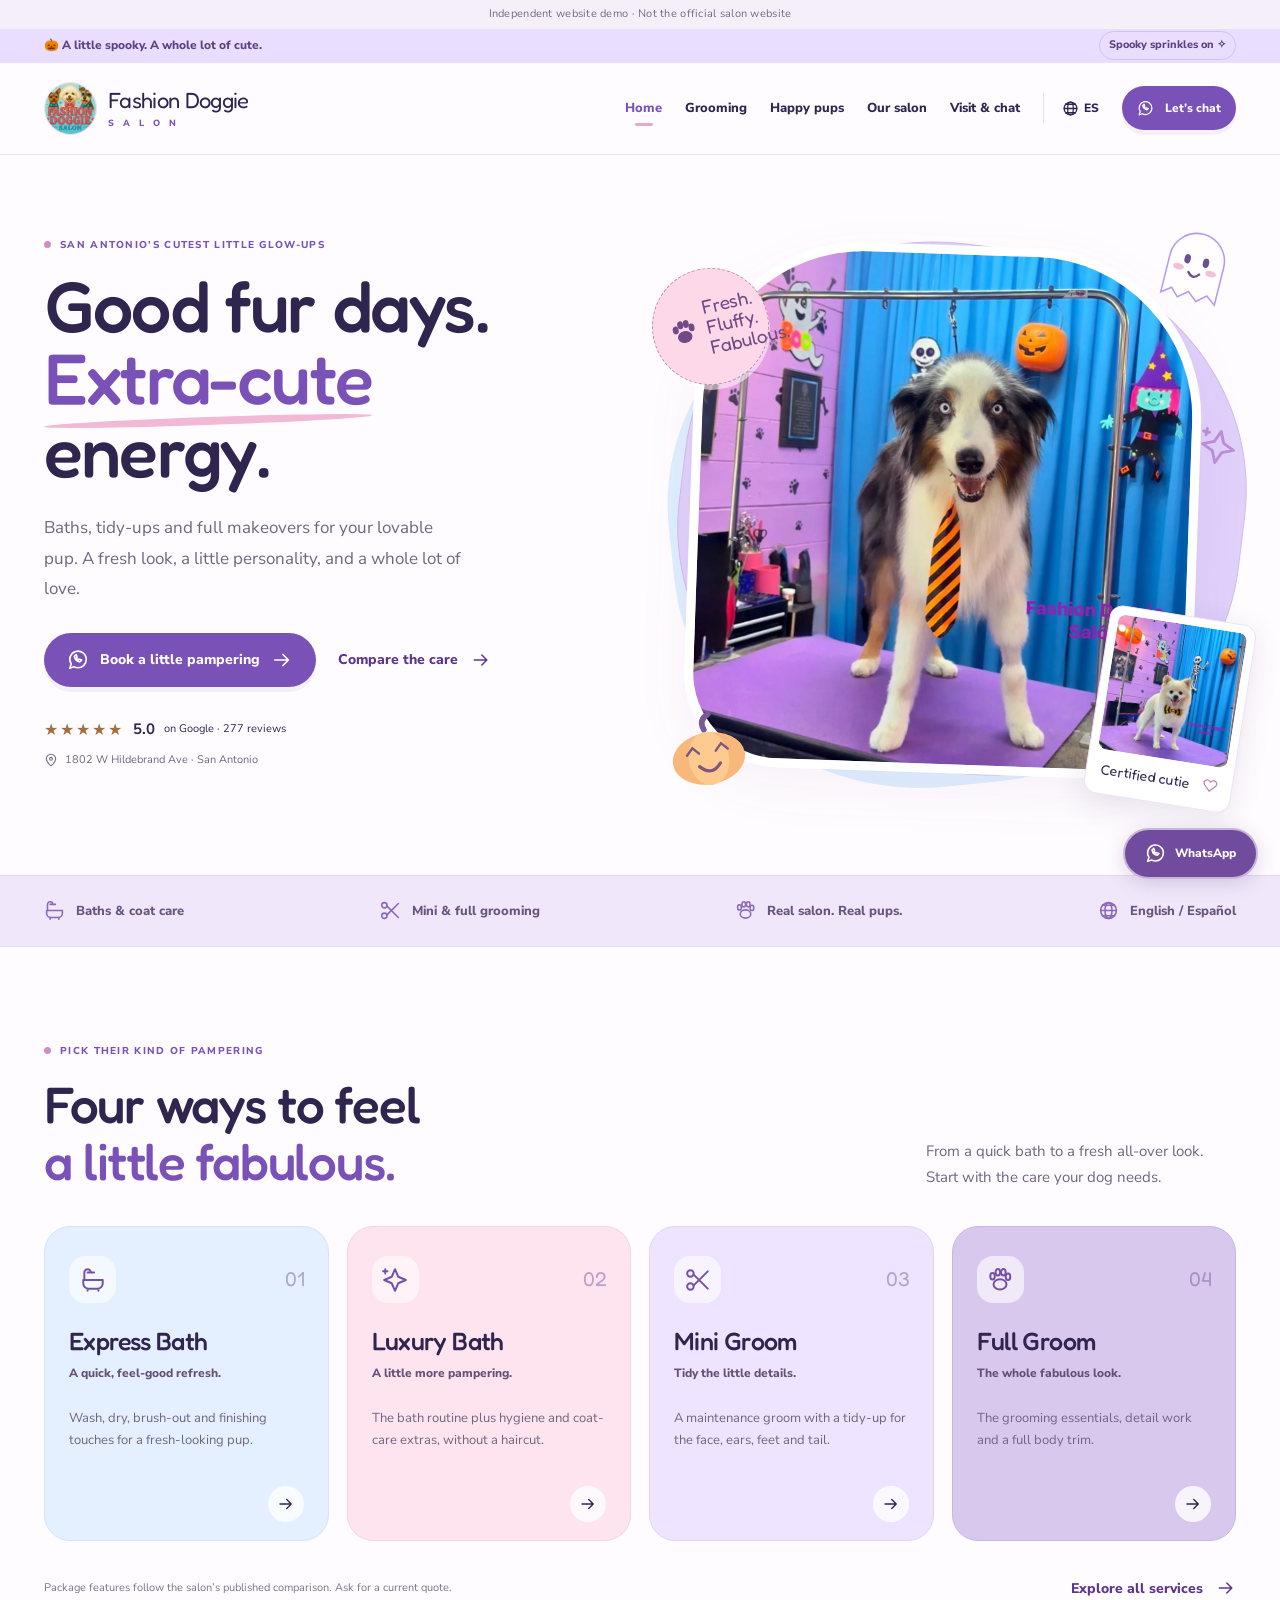
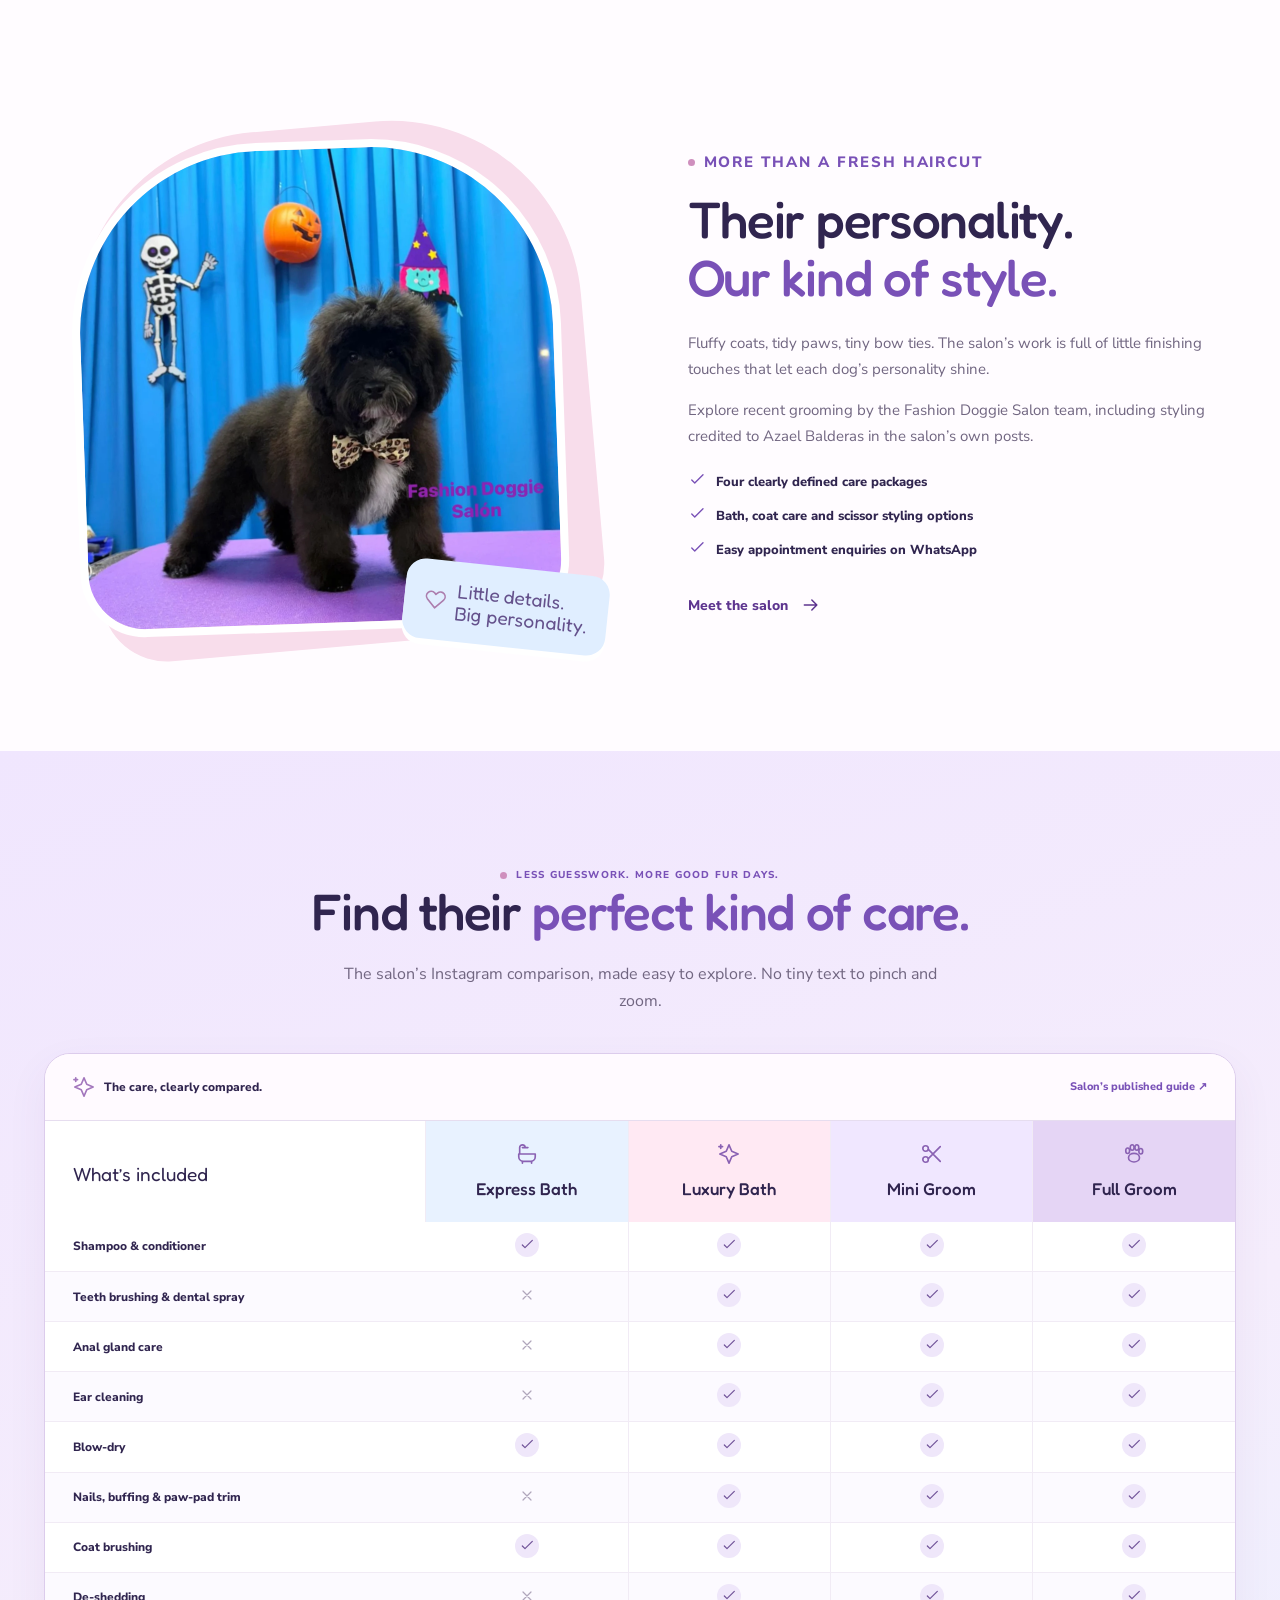
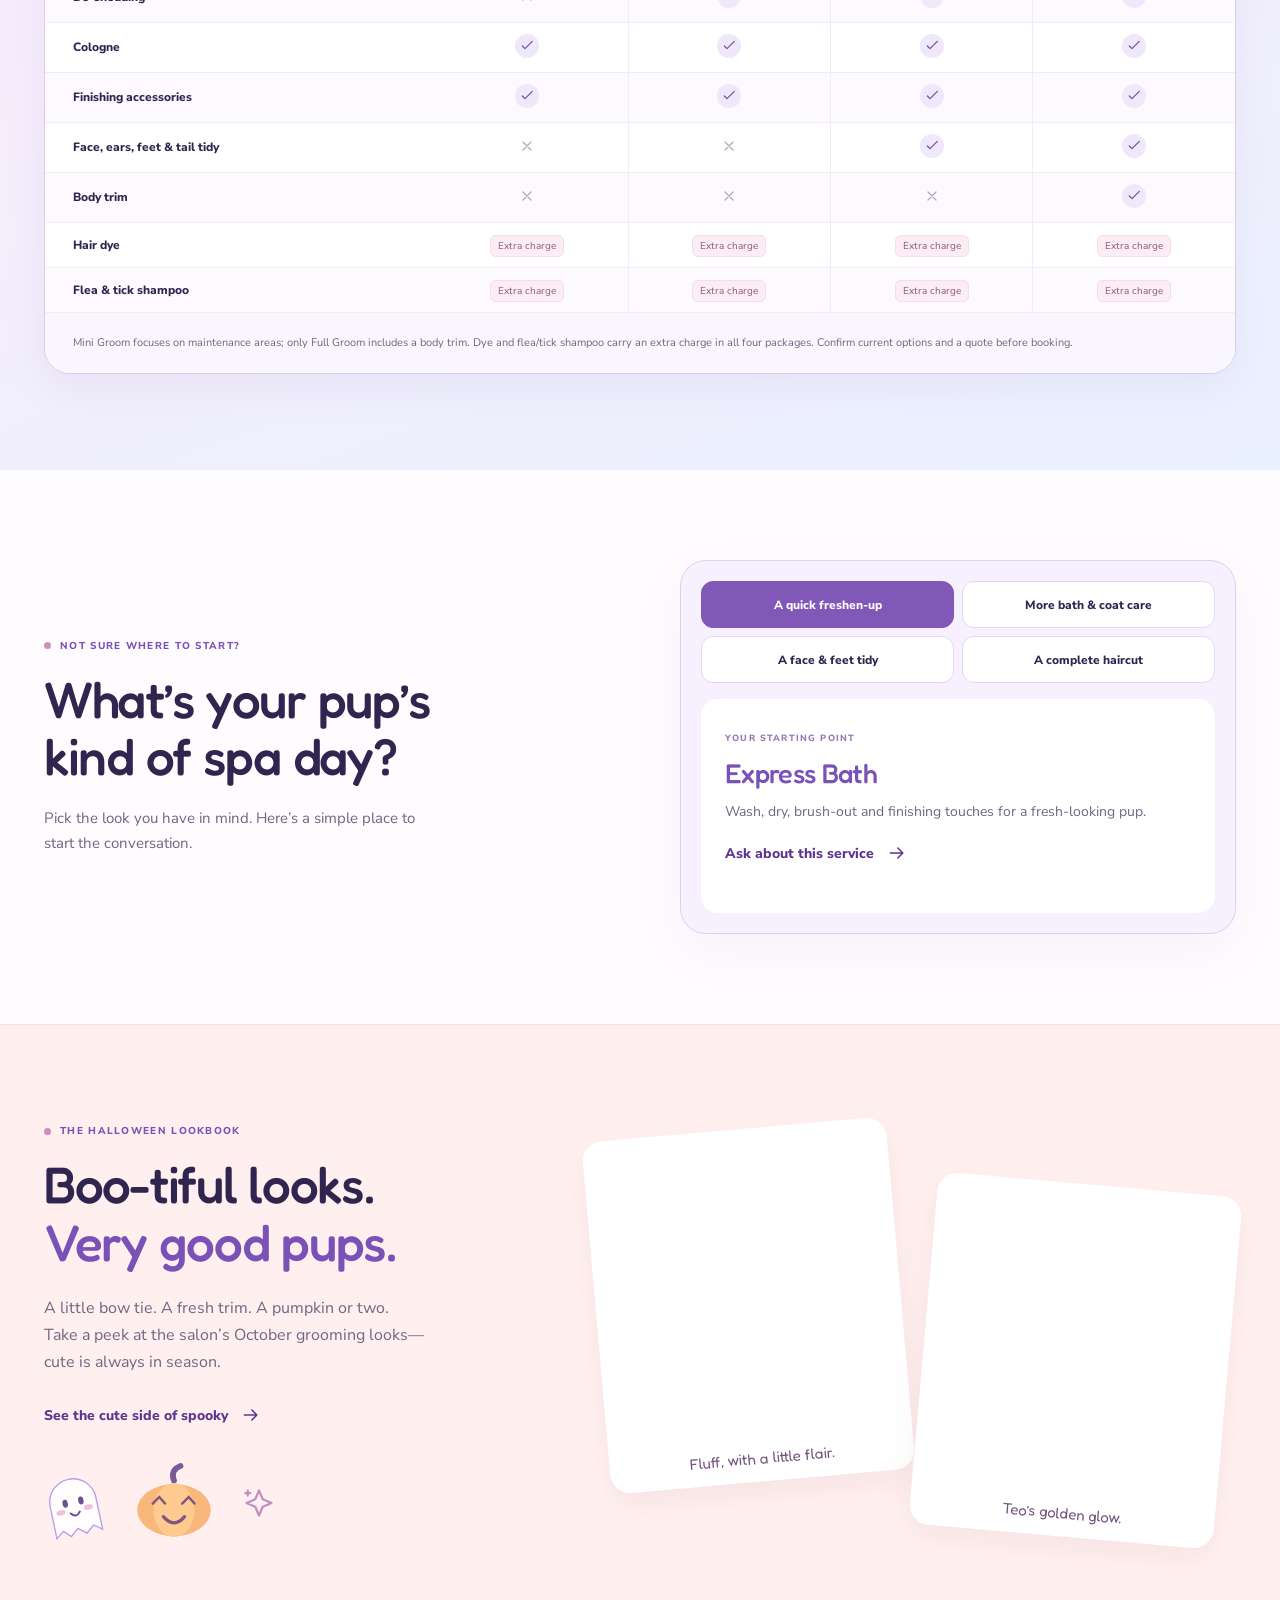
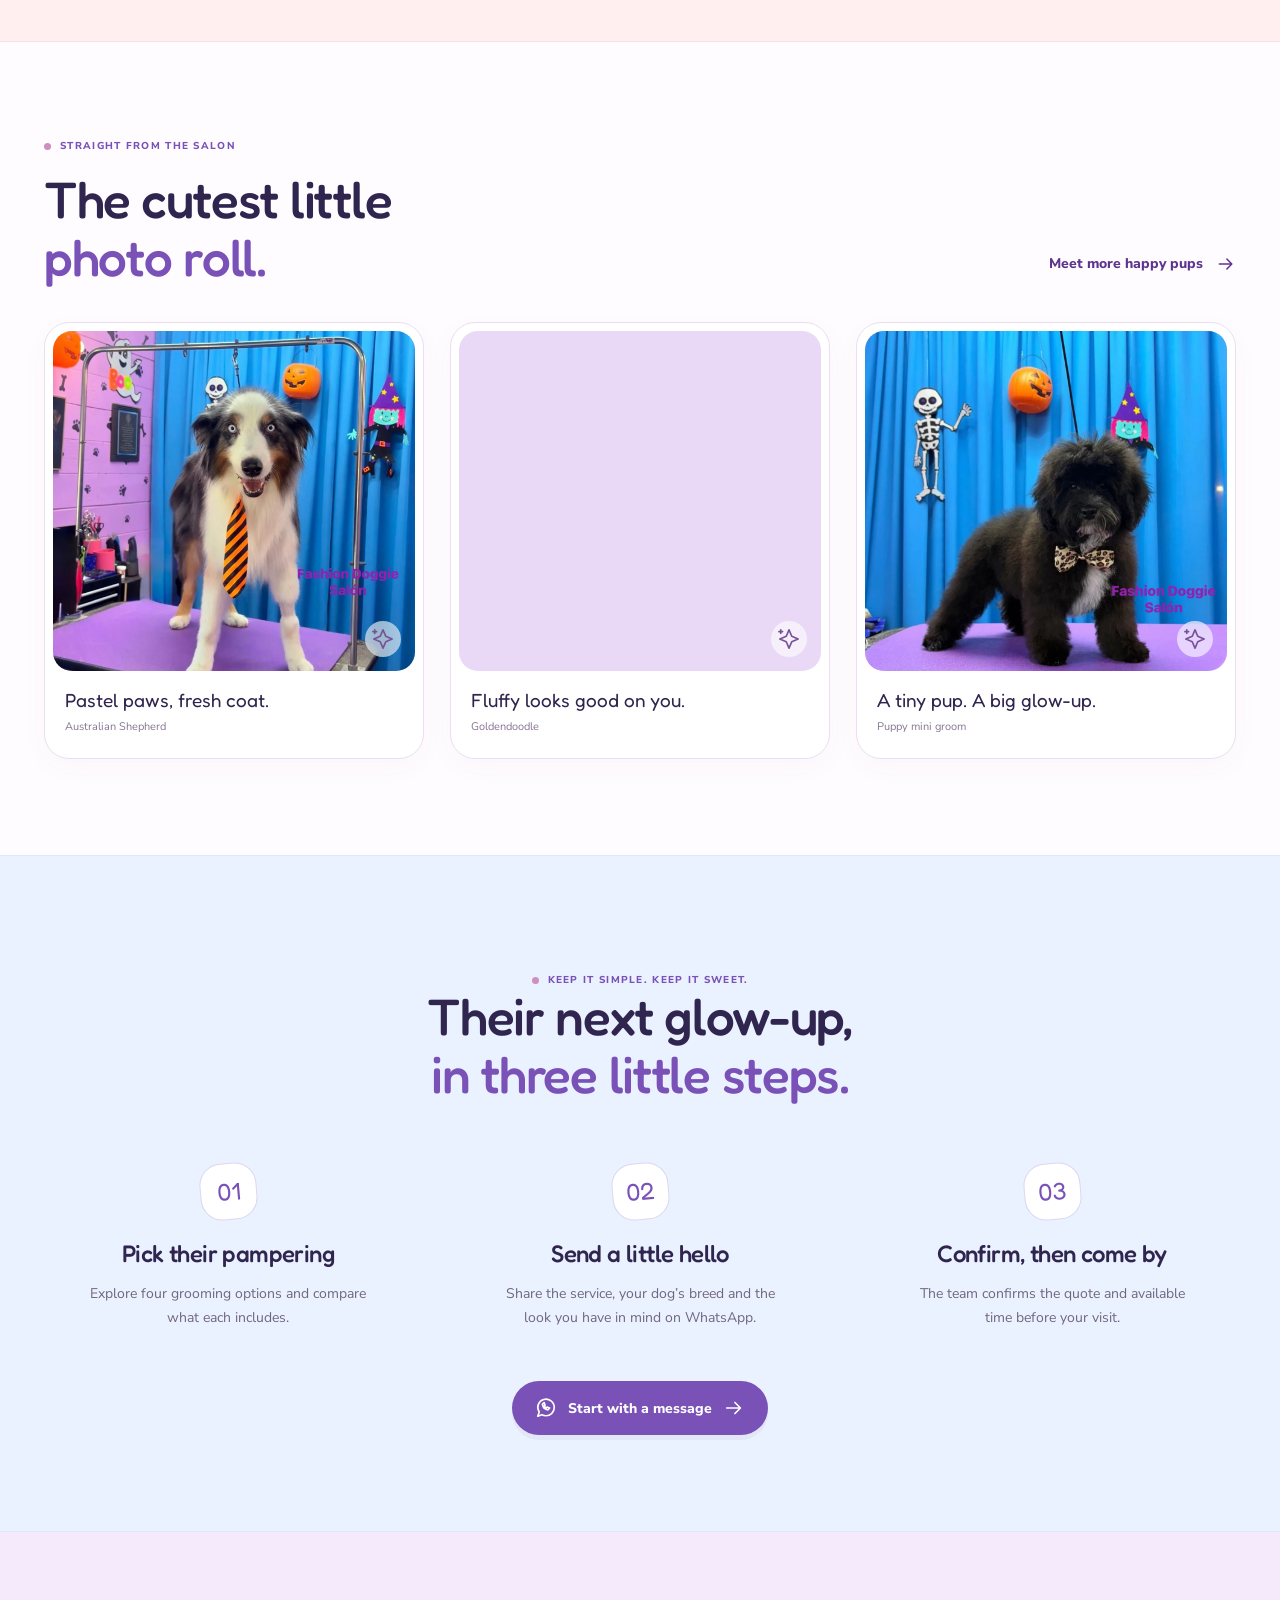
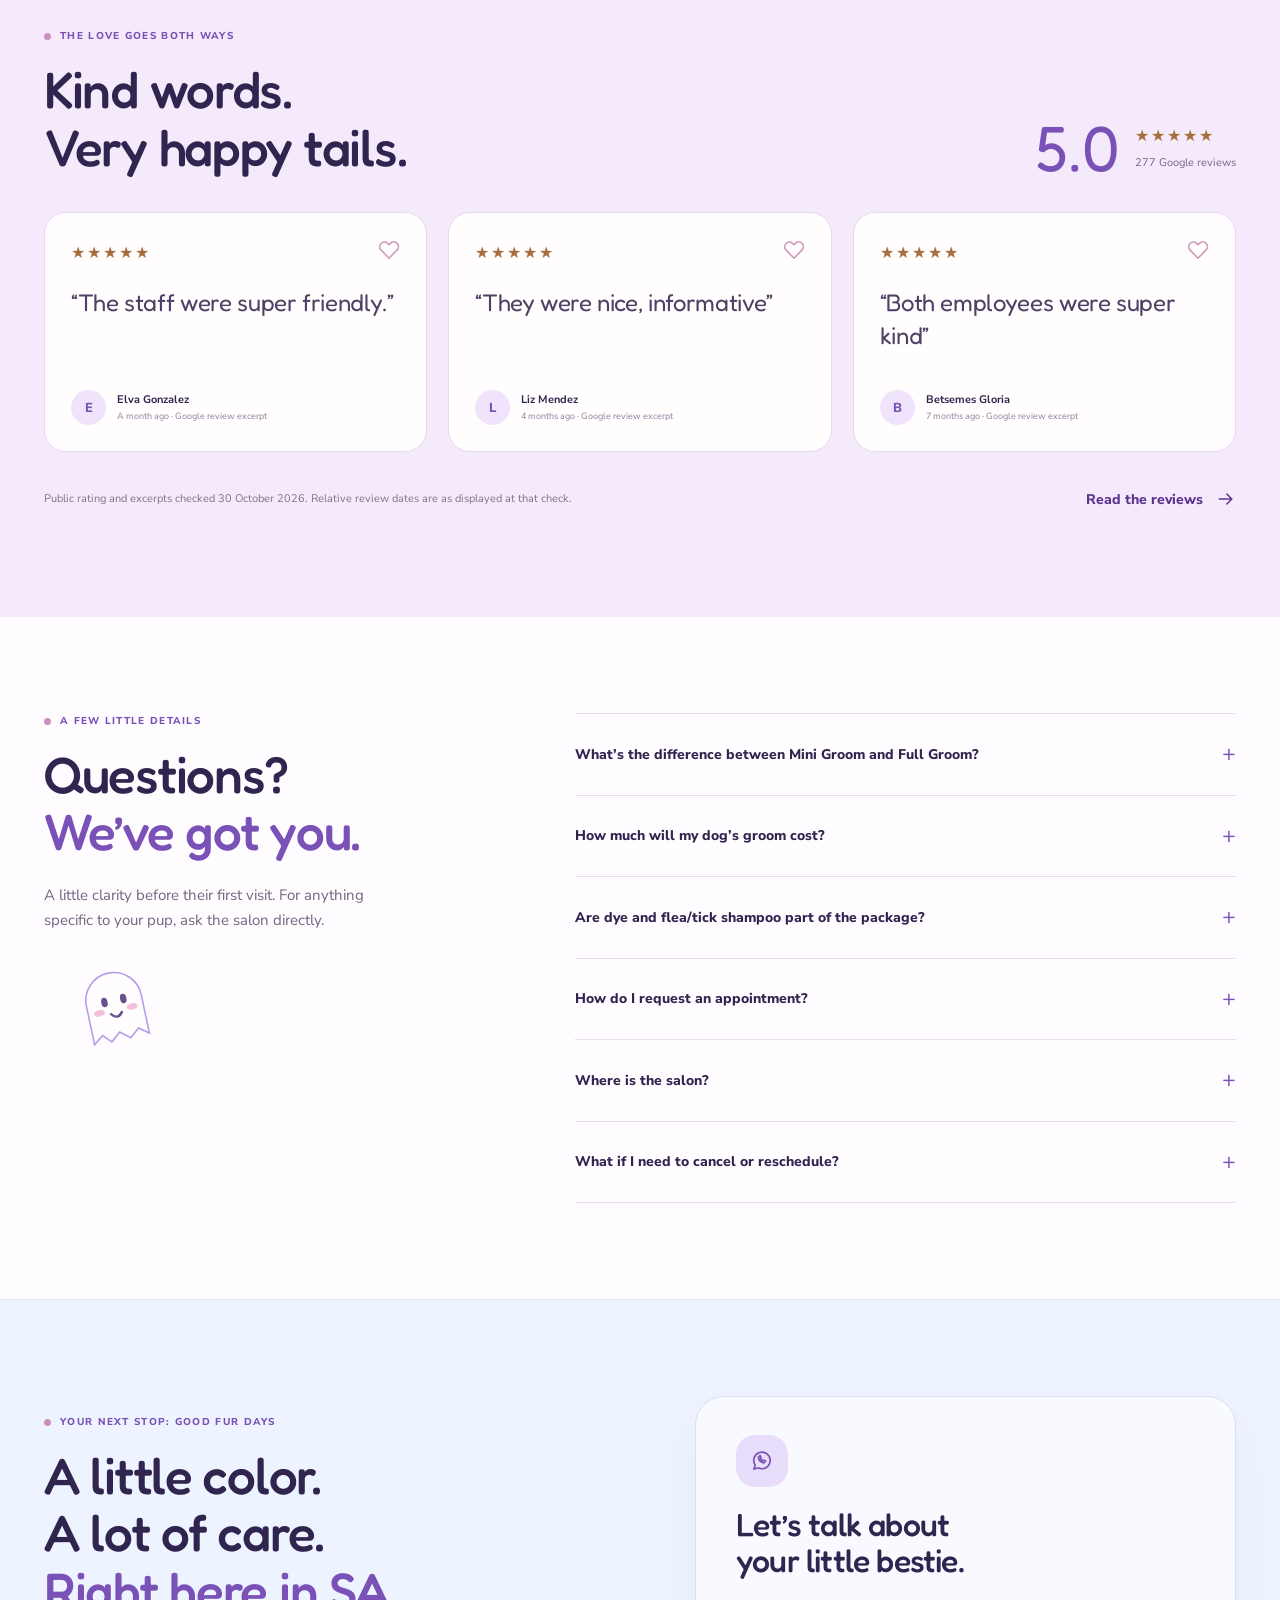
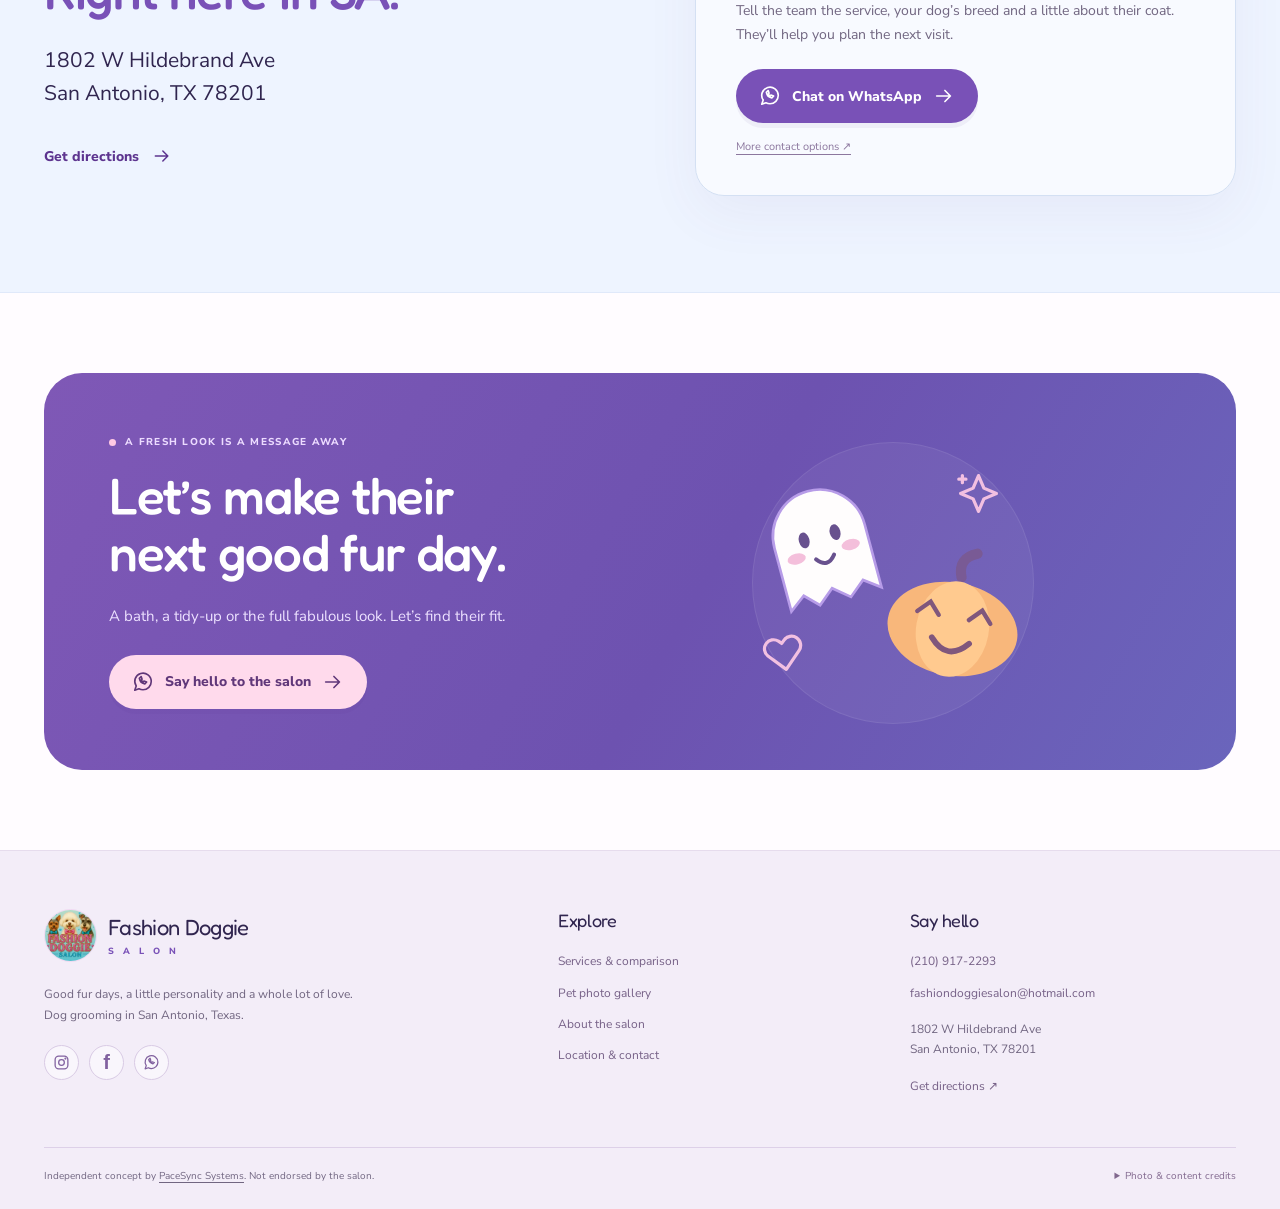
<file: index.html>
<!doctype html><html lang="en"><head><meta charset="utf-8"><meta name="viewport" content="width=device-width, initial-scale=1"><meta name="robots" content="noindex,nofollow,noarchive"><meta name="theme-color" content="#eee5ff"><meta name="description" content="Independent bilingual website demo for Fashion Doggie Salon, San Antonio. Explore four grooming packages, original salon photos and WhatsApp enquiries."><meta http-equiv="Content-Security-Policy" content="default-src 'self'; img-src 'self' data:; style-src 'self'; font-src 'self'; script-src 'self'; connect-src 'none'; frame-src https://www.google.com https://maps.google.com; object-src 'none'; base-uri 'self'; form-action 'none'; upgrade-insecure-requests"><title>Dog Grooming in San Antonio | Fashion Doggie Salon — Demo</title><link rel="icon" href="assets/favicon.svg" type="image/svg+xml"><link rel="stylesheet" href="assets/fonts.css?v=2"><link rel="stylesheet" href="style.css"></head><body data-lang="en"><a class="skip" href="#main">Skip to content</a>
    <div class="demo-bar">Independent website demo · Not the official salon website</div>
    <div class="season-bar"><div class="wrap"><span>🎃 A little spooky. A whole lot of cute.</span><button class="sprinkle-toggle" aria-pressed="true">Spooky sprinkles <span data-toggle-state>on</span> ✧</button></div></div>
    <header class="header"><div class="wrap nav-wrap"><a class="brand" href="index.html"><img src="assets/logo.webp" alt="Fashion Doggie Salon logo" width="58" height="58"><span>Fashion Doggie<small>S A L O N</small></span></a><button class="menu-toggle" aria-label="Open navigation" aria-controls="main-nav" aria-expanded="false"><span></span><span></span><span></span></button><nav id="main-nav" aria-label="Main navigation"><a href="index.html" aria-current="page">Home</a><a href="services.html" >Grooming</a><a href="gallery.html" >Happy pups</a><a href="about.html" >Our salon</a><a href="visit.html" >Visit & chat</a></nav><a class="lang-toggle" href="es/index.html" lang="es" aria-label="Leer esta página en español"><svg class="icon " viewBox="0 0 24 24" fill="none" stroke="currentColor" stroke-width="1.8" stroke-linecap="round" stroke-linejoin="round" aria-hidden="true"><circle cx="12" cy="12" r="9"/><ellipse cx="12" cy="12" rx="4" ry="9"/><path d="M3 12h18M5 6h14M5 18h14"/></svg>ES</a><a class="button small primary nav-cta" href="https://wa.me/12109172293?text=Hi%20Fashion%20Doggie%20Salon%21%20I%20would%20like%20to%20ask%20about%20a%20grooming%20appointment." target="_blank" rel="noopener noreferrer"><svg class="icon " viewBox="0 0 24 24" fill="none" stroke="currentColor" stroke-width="1.8" stroke-linecap="round" stroke-linejoin="round" aria-hidden="true"><path d="M21 11.5a9 9 0 0 1-9 9c-1.6 0-3.1-.4-4.4-1.1L3 21l1.6-4.6A9 9 0 1 1 21 11.5Z"/><path d="M8 8c1 4 2 5 6 6l2-2-3-1-1 1-2-2 1-1-1-3Z"/></svg>Let’s chat<svg class="icon " viewBox="0 0 24 24" fill="none" stroke="currentColor" stroke-width="1.8" stroke-linecap="round" stroke-linejoin="round" aria-hidden="true"><path d="M4 12h15m-6-6 6 6-6 6"/></svg></a></div></header><main id="main">
    <section class="hero wrap"><div class="hero-copy"><p class="eyebrow"><span></span>SAN ANTONIO’S CUTEST LITTLE GLOW-UPS</p><h1>Good fur days.<br><span>Extra-cute</span><br>energy.</h1><p>Baths, tidy-ups and full makeovers for your lovable pup. A fresh look, a little personality, and a whole lot of love.</p><div class="hero-actions"><a class="button primary" href="https://wa.me/12109172293?text=Hi%20Fashion%20Doggie%20Salon%21%20I%20would%20like%20to%20ask%20about%20a%20grooming%20appointment." target="_blank" rel="noopener noreferrer"><svg class="icon " viewBox="0 0 24 24" fill="none" stroke="currentColor" stroke-width="1.8" stroke-linecap="round" stroke-linejoin="round" aria-hidden="true"><path d="M21 11.5a9 9 0 0 1-9 9c-1.6 0-3.1-.4-4.4-1.1L3 21l1.6-4.6A9 9 0 1 1 21 11.5Z"/><path d="M8 8c1 4 2 5 6 6l2-2-3-1-1 1-2-2 1-1-1-3Z"/></svg>Book a little pampering<svg class="icon " viewBox="0 0 24 24" fill="none" stroke="currentColor" stroke-width="1.8" stroke-linecap="round" stroke-linejoin="round" aria-hidden="true"><path d="M4 12h15m-6-6 6 6-6 6"/></svg></a><a class="text-link" href="#compare">Compare the care<svg class="icon " viewBox="0 0 24 24" fill="none" stroke="currentColor" stroke-width="1.8" stroke-linecap="round" stroke-linejoin="round" aria-hidden="true"><path d="M4 12h15m-6-6 6 6-6 6"/></svg></a></div><div class="hero-proof"><a href="https://www.google.com/maps/place/Fashion+Doggie+Salon/@29.4660716,-98.5243858,17z/data=!4m6!3m5!1s0x865c5f00046b3a19:0x54e66f89a75852a6!8m2!3d29.4660716!4d-98.5243858!16s%2Fg%2F11yd1d560v" target="_blank" rel="noopener noreferrer"><span class="stars">★★★★★</span><strong>5.0</strong><span>on Google · 277 reviews</span></a><p><svg class="icon " viewBox="0 0 24 24" fill="none" stroke="currentColor" stroke-width="1.8" stroke-linecap="round" stroke-linejoin="round" aria-hidden="true"><path d="M20 10c0 6-8 12-8 12S4 16 4 10a8 8 0 1 1 16 0Z"/><circle cx="12" cy="10" r="2.5"/></svg>1802 W Hildebrand Ave · San Antonio</p></div></div><div class="hero-art"><div class="halo halo-one"></div><div class="halo halo-two"></div><figure class="hero-photo"><img src="assets/aussie-halloween.webp" alt="Australian Shepherd in the salon’s purple and blue Halloween-decorated grooming space" width="1290" height="1591" fetchpriority="high"></figure><span class="hero-sticker"><svg class="icon " viewBox="0 0 24 24" fill="none" stroke="currentColor" stroke-width="1.8" stroke-linecap="round" stroke-linejoin="round" aria-hidden="true"><ellipse cx="12" cy="16" rx="6" ry="4.7"/><ellipse cx="5.1" cy="8.5" rx="2.1" ry="3"/><ellipse cx="10" cy="4.9" rx="2.1" ry="3"/><ellipse cx="15.1" cy="4.9" rx="2.1" ry="3"/><ellipse cx="19.4" cy="9" rx="2.1" ry="3"/></svg><span>Fresh.<br>Fluffy.<br>Fabulous.</span></span><div class="tiny-pup"><img src="assets/pomeranian.webp" alt="Pomeranian · Fashion Doggie Salon" width="120" height="140"><span>Certified cutie<svg class="icon " viewBox="0 0 24 24" fill="none" stroke="currentColor" stroke-width="1.8" stroke-linecap="round" stroke-linejoin="round" aria-hidden="true"><path d="M20.8 4.7a5.1 5.1 0 0 0-7.2 0L12 6.3l-1.6-1.6a5.1 5.1 0 0 0-7.2 7.2L12 21l8.8-9.1a5.1 5.1 0 0 0 0-7.2Z"/></svg></span></div><svg class="ghost hero-ghost" viewBox="0 0 90 110" aria-hidden="true"><path d="M10 97V48a35 35 0 0 1 70 0v49l-12-9-12 10-12-10-12 10-10-10Z" fill="#fffdfd" stroke="#b79ce8" stroke-width="2"/><ellipse cx="33" cy="48" rx="4" ry="6" fill="#68518e"/><ellipse cx="57" cy="48" rx="4" ry="6" fill="#68518e"/><path d="M38 64q7 9 14 0" fill="none" stroke="#68518e" stroke-width="3" stroke-linecap="round"/><ellipse cx="24" cy="60" rx="7" ry="4" fill="#f4bfdb"/><ellipse cx="66" cy="60" rx="7" ry="4" fill="#f4bfdb"/></svg><svg class="icon hero-spark" viewBox="0 0 24 24" fill="none" stroke="currentColor" stroke-width="1.8" stroke-linecap="round" stroke-linejoin="round" aria-hidden="true"><path d="m12 2 3 7 7 3-7 3-3 7-3-7-7-3 7-3ZM3 2v4M1 4h4"/></svg><svg class="pumpkin hero-pumpkin" viewBox="0 0 110 100" aria-hidden="true"><path d="M55 24q-5-13 8-18" fill="none" stroke="#795a95" stroke-width="7" stroke-linecap="round"/><ellipse cx="55" cy="60" rx="45" ry="32" fill="#f8b77b"/><ellipse cx="55" cy="60" rx="25" ry="33" fill="#ffca8f"/><path d="m29 52 8-8 7 8m21 0 8-8 7 8" fill="none" stroke="#80577c" stroke-width="3" stroke-linecap="round"/><path d="M42 68q13 15 26 0" fill="none" stroke="#80577c" stroke-width="4" stroke-linecap="round"/></svg></div></section>
    <section class="trust-strip"><div class="wrap"><span><svg class="icon " viewBox="0 0 24 24" fill="none" stroke="currentColor" stroke-width="1.8" stroke-linecap="round" stroke-linejoin="round" aria-hidden="true"><path d="M3 12h18v3a5 5 0 0 1-5 5H8a5 5 0 0 1-5-5ZM4 12V5a3 3 0 0 1 6 0M7 5h6M7 20v2m10-2v2"/></svg>Baths & coat care</span><span><svg class="icon " viewBox="0 0 24 24" fill="none" stroke="currentColor" stroke-width="1.8" stroke-linecap="round" stroke-linejoin="round" aria-hidden="true"><circle cx="5" cy="6" r="3"/><circle cx="5" cy="18" r="3"/><path d="m8 7 13 13M8 17 21 4"/></svg>Mini & full grooming</span><span><svg class="icon " viewBox="0 0 24 24" fill="none" stroke="currentColor" stroke-width="1.8" stroke-linecap="round" stroke-linejoin="round" aria-hidden="true"><ellipse cx="12" cy="16" rx="6" ry="4.7"/><ellipse cx="5.1" cy="8.5" rx="2.1" ry="3"/><ellipse cx="10" cy="4.9" rx="2.1" ry="3"/><ellipse cx="15.1" cy="4.9" rx="2.1" ry="3"/><ellipse cx="19.4" cy="9" rx="2.1" ry="3"/></svg>Real salon. Real pups.</span><span><svg class="icon " viewBox="0 0 24 24" fill="none" stroke="currentColor" stroke-width="1.8" stroke-linecap="round" stroke-linejoin="round" aria-hidden="true"><circle cx="12" cy="12" r="9"/><ellipse cx="12" cy="12" rx="4" ry="9"/><path d="M3 12h18M5 6h14M5 18h14"/></svg>English / Español</span></div></section>
    <section class="section wrap" id="grooming"><div class="section-heading"><div><p class="eyebrow"><span></span>PICK THEIR KIND OF PAMPERING</p><h2>Four ways to feel<br><span>a little fabulous.</span></h2></div><p>From a quick bath to a fresh all-over look. Start with the care your dog needs.</p></div><div class="package-grid"><article class="package-card blue"><div class="package-icon"><svg class="icon " viewBox="0 0 24 24" fill="none" stroke="currentColor" stroke-width="1.8" stroke-linecap="round" stroke-linejoin="round" aria-hidden="true"><path d="M3 12h18v3a5 5 0 0 1-5 5H8a5 5 0 0 1-5-5ZM4 12V5a3 3 0 0 1 6 0M7 5h6M7 20v2m10-2v2"/></svg></div><span class="package-number">01</span><h3>Express Bath</h3><p class="package-tag">A quick, feel-good refresh.</p><p>Wash, dry, brush-out and finishing touches for a fresh-looking pup.</p><a href="visit.html?service=express" class="circle-link" aria-label="Ask about Express Bath"><svg class="icon " viewBox="0 0 24 24" fill="none" stroke="currentColor" stroke-width="1.8" stroke-linecap="round" stroke-linejoin="round" aria-hidden="true"><path d="M4 12h15m-6-6 6 6-6 6"/></svg></a></article><article class="package-card pink"><div class="package-icon"><svg class="icon " viewBox="0 0 24 24" fill="none" stroke="currentColor" stroke-width="1.8" stroke-linecap="round" stroke-linejoin="round" aria-hidden="true"><path d="m12 2 3 7 7 3-7 3-3 7-3-7-7-3 7-3ZM3 2v4M1 4h4"/></svg></div><span class="package-number">02</span><h3>Luxury Bath</h3><p class="package-tag">A little more pampering.</p><p>The bath routine plus hygiene and coat-care extras, without a haircut.</p><a href="visit.html?service=luxury" class="circle-link" aria-label="Ask about Luxury Bath"><svg class="icon " viewBox="0 0 24 24" fill="none" stroke="currentColor" stroke-width="1.8" stroke-linecap="round" stroke-linejoin="round" aria-hidden="true"><path d="M4 12h15m-6-6 6 6-6 6"/></svg></a></article><article class="package-card lavender"><div class="package-icon"><svg class="icon " viewBox="0 0 24 24" fill="none" stroke="currentColor" stroke-width="1.8" stroke-linecap="round" stroke-linejoin="round" aria-hidden="true"><circle cx="5" cy="6" r="3"/><circle cx="5" cy="18" r="3"/><path d="m8 7 13 13M8 17 21 4"/></svg></div><span class="package-number">03</span><h3>Mini Groom</h3><p class="package-tag">Tidy the little details.</p><p>A maintenance groom with a tidy-up for the face, ears, feet and tail.</p><a href="visit.html?service=mini" class="circle-link" aria-label="Ask about Mini Groom"><svg class="icon " viewBox="0 0 24 24" fill="none" stroke="currentColor" stroke-width="1.8" stroke-linecap="round" stroke-linejoin="round" aria-hidden="true"><path d="M4 12h15m-6-6 6 6-6 6"/></svg></a></article><article class="package-card purple"><div class="package-icon"><svg class="icon " viewBox="0 0 24 24" fill="none" stroke="currentColor" stroke-width="1.8" stroke-linecap="round" stroke-linejoin="round" aria-hidden="true"><ellipse cx="12" cy="16" rx="6" ry="4.7"/><ellipse cx="5.1" cy="8.5" rx="2.1" ry="3"/><ellipse cx="10" cy="4.9" rx="2.1" ry="3"/><ellipse cx="15.1" cy="4.9" rx="2.1" ry="3"/><ellipse cx="19.4" cy="9" rx="2.1" ry="3"/></svg></div><span class="package-number">04</span><h3>Full Groom</h3><p class="package-tag">The whole fabulous look.</p><p>The grooming essentials, detail work and a full body trim.</p><a href="visit.html?service=full" class="circle-link" aria-label="Ask about Full Groom"><svg class="icon " viewBox="0 0 24 24" fill="none" stroke="currentColor" stroke-width="1.8" stroke-linecap="round" stroke-linejoin="round" aria-hidden="true"><path d="M4 12h15m-6-6 6 6-6 6"/></svg></a></article></div><div class="section-bottom"><p class="fine-print">Package features follow the salon’s published comparison. Ask for a current quote.</p><a class="text-link" href="services.html">Explore all services<svg class="icon " viewBox="0 0 24 24" fill="none" stroke="currentColor" stroke-width="1.8" stroke-linecap="round" stroke-linejoin="round" aria-hidden="true"><path d="M4 12h15m-6-6 6 6-6 6"/></svg></a></div></section>
    <section class="salon-story wrap"><div class="story-art"><img src="assets/puppy-mini.webp" alt="Puppy after a Mini Groom at Fashion Doggie Salon" width="650" height="800" loading="lazy"><span class="story-badge"><svg class="icon " viewBox="0 0 24 24" fill="none" stroke="currentColor" stroke-width="1.8" stroke-linecap="round" stroke-linejoin="round" aria-hidden="true"><path d="M20.8 4.7a5.1 5.1 0 0 0-7.2 0L12 6.3l-1.6-1.6a5.1 5.1 0 0 0-7.2 7.2L12 21l8.8-9.1a5.1 5.1 0 0 0 0-7.2Z"/></svg>Little details.<br>Big personality.</span></div><div class="story-copy"><p class="eyebrow"><span></span>MORE THAN A FRESH HAIRCUT</p><h2>Their personality.<br><span>Our kind of style.</span></h2><p>Fluffy coats, tidy paws, tiny bow ties. The salon’s work is full of little finishing touches that let each dog’s personality shine.</p><p>Explore recent grooming by the Fashion Doggie Salon team, including styling credited to Azael Balderas in the salon’s own posts.</p><ul class="check-list"><li><svg class="icon " viewBox="0 0 24 24" fill="none" stroke="currentColor" stroke-width="1.8" stroke-linecap="round" stroke-linejoin="round" aria-hidden="true"><path d="m5 12 4 4L20 5"/></svg>Four clearly defined care packages</li><li><svg class="icon " viewBox="0 0 24 24" fill="none" stroke="currentColor" stroke-width="1.8" stroke-linecap="round" stroke-linejoin="round" aria-hidden="true"><path d="m5 12 4 4L20 5"/></svg>Bath, coat care and scissor styling options</li><li><svg class="icon " viewBox="0 0 24 24" fill="none" stroke="currentColor" stroke-width="1.8" stroke-linecap="round" stroke-linejoin="round" aria-hidden="true"><path d="m5 12 4 4L20 5"/></svg>Easy appointment enquiries on WhatsApp</li></ul><a class="text-link" href="about.html">Meet the salon<svg class="icon " viewBox="0 0 24 24" fill="none" stroke="currentColor" stroke-width="1.8" stroke-linecap="round" stroke-linejoin="round" aria-hidden="true"><path d="M4 12h15m-6-6 6 6-6 6"/></svg></a></div></section>
    <section class="comparison-section section" id="compare"><div class="wrap"><div class="center-heading"><p class="eyebrow"><span></span>LESS GUESSWORK. MORE GOOD FUR DAYS.</p><h2>Find their <span>perfect kind of care.</span></h2><p>The salon’s Instagram comparison, made easy to explore. No tiny text to pinch and zoom.</p></div><div class="comparison-shell"><div class="comparison-top"><span><svg class="icon " viewBox="0 0 24 24" fill="none" stroke="currentColor" stroke-width="1.8" stroke-linecap="round" stroke-linejoin="round" aria-hidden="true"><path d="m12 2 3 7 7 3-7 3-3 7-3-7-7-3 7-3ZM3 2v4M1 4h4"/></svg>The care, clearly compared.</span><a href="https://www.instagram.com/fashiondoggiesalon/p/DanbDzlxazp/" target="_blank" rel="noopener noreferrer">Salon’s published guide ↗</a></div><div class="comparison-desktop"><table><caption class="sr-only">Grooming services comparison</caption><thead><tr><th scope="col">What’s included</th><th scope="col" class="col-express"><svg class="icon " viewBox="0 0 24 24" fill="none" stroke="currentColor" stroke-width="1.8" stroke-linecap="round" stroke-linejoin="round" aria-hidden="true"><path d="M3 12h18v3a5 5 0 0 1-5 5H8a5 5 0 0 1-5-5ZM4 12V5a3 3 0 0 1 6 0M7 5h6M7 20v2m10-2v2"/></svg><span>Express Bath</span></th><th scope="col" class="col-luxury"><svg class="icon " viewBox="0 0 24 24" fill="none" stroke="currentColor" stroke-width="1.8" stroke-linecap="round" stroke-linejoin="round" aria-hidden="true"><path d="m12 2 3 7 7 3-7 3-3 7-3-7-7-3 7-3ZM3 2v4M1 4h4"/></svg><span>Luxury Bath</span></th><th scope="col" class="col-mini"><svg class="icon " viewBox="0 0 24 24" fill="none" stroke="currentColor" stroke-width="1.8" stroke-linecap="round" stroke-linejoin="round" aria-hidden="true"><circle cx="5" cy="6" r="3"/><circle cx="5" cy="18" r="3"/><path d="m8 7 13 13M8 17 21 4"/></svg><span>Mini Groom</span></th><th scope="col" class="col-full"><svg class="icon " viewBox="0 0 24 24" fill="none" stroke="currentColor" stroke-width="1.8" stroke-linecap="round" stroke-linejoin="round" aria-hidden="true"><ellipse cx="12" cy="16" rx="6" ry="4.7"/><ellipse cx="5.1" cy="8.5" rx="2.1" ry="3"/><ellipse cx="10" cy="4.9" rx="2.1" ry="3"/><ellipse cx="15.1" cy="4.9" rx="2.1" ry="3"/><ellipse cx="19.4" cy="9" rx="2.1" ry="3"/></svg><span>Full Groom</span></th></tr></thead><tbody><tr><th scope="row">Shampoo & conditioner</th><td><span class="status yes"><svg class="icon " viewBox="0 0 24 24" fill="none" stroke="currentColor" stroke-width="1.8" stroke-linecap="round" stroke-linejoin="round" aria-hidden="true"><path d="m5 12 4 4L20 5"/></svg><span class="sr-only">Included</span></span></td><td><span class="status yes"><svg class="icon " viewBox="0 0 24 24" fill="none" stroke="currentColor" stroke-width="1.8" stroke-linecap="round" stroke-linejoin="round" aria-hidden="true"><path d="m5 12 4 4L20 5"/></svg><span class="sr-only">Included</span></span></td><td><span class="status yes"><svg class="icon " viewBox="0 0 24 24" fill="none" stroke="currentColor" stroke-width="1.8" stroke-linecap="round" stroke-linejoin="round" aria-hidden="true"><path d="m5 12 4 4L20 5"/></svg><span class="sr-only">Included</span></span></td><td><span class="status yes"><svg class="icon " viewBox="0 0 24 24" fill="none" stroke="currentColor" stroke-width="1.8" stroke-linecap="round" stroke-linejoin="round" aria-hidden="true"><path d="m5 12 4 4L20 5"/></svg><span class="sr-only">Included</span></span></td></tr><tr><th scope="row">Teeth brushing & dental spray</th><td><span class="status no"><svg class="icon " viewBox="0 0 24 24" fill="none" stroke="currentColor" stroke-width="1.8" stroke-linecap="round" stroke-linejoin="round" aria-hidden="true"><path d="m6 6 12 12M6 18 18 6"/></svg><span class="sr-only">Not included</span></span></td><td><span class="status yes"><svg class="icon " viewBox="0 0 24 24" fill="none" stroke="currentColor" stroke-width="1.8" stroke-linecap="round" stroke-linejoin="round" aria-hidden="true"><path d="m5 12 4 4L20 5"/></svg><span class="sr-only">Included</span></span></td><td><span class="status yes"><svg class="icon " viewBox="0 0 24 24" fill="none" stroke="currentColor" stroke-width="1.8" stroke-linecap="round" stroke-linejoin="round" aria-hidden="true"><path d="m5 12 4 4L20 5"/></svg><span class="sr-only">Included</span></span></td><td><span class="status yes"><svg class="icon " viewBox="0 0 24 24" fill="none" stroke="currentColor" stroke-width="1.8" stroke-linecap="round" stroke-linejoin="round" aria-hidden="true"><path d="m5 12 4 4L20 5"/></svg><span class="sr-only">Included</span></span></td></tr><tr><th scope="row">Anal gland care</th><td><span class="status no"><svg class="icon " viewBox="0 0 24 24" fill="none" stroke="currentColor" stroke-width="1.8" stroke-linecap="round" stroke-linejoin="round" aria-hidden="true"><path d="m6 6 12 12M6 18 18 6"/></svg><span class="sr-only">Not included</span></span></td><td><span class="status yes"><svg class="icon " viewBox="0 0 24 24" fill="none" stroke="currentColor" stroke-width="1.8" stroke-linecap="round" stroke-linejoin="round" aria-hidden="true"><path d="m5 12 4 4L20 5"/></svg><span class="sr-only">Included</span></span></td><td><span class="status yes"><svg class="icon " viewBox="0 0 24 24" fill="none" stroke="currentColor" stroke-width="1.8" stroke-linecap="round" stroke-linejoin="round" aria-hidden="true"><path d="m5 12 4 4L20 5"/></svg><span class="sr-only">Included</span></span></td><td><span class="status yes"><svg class="icon " viewBox="0 0 24 24" fill="none" stroke="currentColor" stroke-width="1.8" stroke-linecap="round" stroke-linejoin="round" aria-hidden="true"><path d="m5 12 4 4L20 5"/></svg><span class="sr-only">Included</span></span></td></tr><tr><th scope="row">Ear cleaning</th><td><span class="status no"><svg class="icon " viewBox="0 0 24 24" fill="none" stroke="currentColor" stroke-width="1.8" stroke-linecap="round" stroke-linejoin="round" aria-hidden="true"><path d="m6 6 12 12M6 18 18 6"/></svg><span class="sr-only">Not included</span></span></td><td><span class="status yes"><svg class="icon " viewBox="0 0 24 24" fill="none" stroke="currentColor" stroke-width="1.8" stroke-linecap="round" stroke-linejoin="round" aria-hidden="true"><path d="m5 12 4 4L20 5"/></svg><span class="sr-only">Included</span></span></td><td><span class="status yes"><svg class="icon " viewBox="0 0 24 24" fill="none" stroke="currentColor" stroke-width="1.8" stroke-linecap="round" stroke-linejoin="round" aria-hidden="true"><path d="m5 12 4 4L20 5"/></svg><span class="sr-only">Included</span></span></td><td><span class="status yes"><svg class="icon " viewBox="0 0 24 24" fill="none" stroke="currentColor" stroke-width="1.8" stroke-linecap="round" stroke-linejoin="round" aria-hidden="true"><path d="m5 12 4 4L20 5"/></svg><span class="sr-only">Included</span></span></td></tr><tr><th scope="row">Blow-dry</th><td><span class="status yes"><svg class="icon " viewBox="0 0 24 24" fill="none" stroke="currentColor" stroke-width="1.8" stroke-linecap="round" stroke-linejoin="round" aria-hidden="true"><path d="m5 12 4 4L20 5"/></svg><span class="sr-only">Included</span></span></td><td><span class="status yes"><svg class="icon " viewBox="0 0 24 24" fill="none" stroke="currentColor" stroke-width="1.8" stroke-linecap="round" stroke-linejoin="round" aria-hidden="true"><path d="m5 12 4 4L20 5"/></svg><span class="sr-only">Included</span></span></td><td><span class="status yes"><svg class="icon " viewBox="0 0 24 24" fill="none" stroke="currentColor" stroke-width="1.8" stroke-linecap="round" stroke-linejoin="round" aria-hidden="true"><path d="m5 12 4 4L20 5"/></svg><span class="sr-only">Included</span></span></td><td><span class="status yes"><svg class="icon " viewBox="0 0 24 24" fill="none" stroke="currentColor" stroke-width="1.8" stroke-linecap="round" stroke-linejoin="round" aria-hidden="true"><path d="m5 12 4 4L20 5"/></svg><span class="sr-only">Included</span></span></td></tr><tr><th scope="row">Nails, buffing & paw-pad trim</th><td><span class="status no"><svg class="icon " viewBox="0 0 24 24" fill="none" stroke="currentColor" stroke-width="1.8" stroke-linecap="round" stroke-linejoin="round" aria-hidden="true"><path d="m6 6 12 12M6 18 18 6"/></svg><span class="sr-only">Not included</span></span></td><td><span class="status yes"><svg class="icon " viewBox="0 0 24 24" fill="none" stroke="currentColor" stroke-width="1.8" stroke-linecap="round" stroke-linejoin="round" aria-hidden="true"><path d="m5 12 4 4L20 5"/></svg><span class="sr-only">Included</span></span></td><td><span class="status yes"><svg class="icon " viewBox="0 0 24 24" fill="none" stroke="currentColor" stroke-width="1.8" stroke-linecap="round" stroke-linejoin="round" aria-hidden="true"><path d="m5 12 4 4L20 5"/></svg><span class="sr-only">Included</span></span></td><td><span class="status yes"><svg class="icon " viewBox="0 0 24 24" fill="none" stroke="currentColor" stroke-width="1.8" stroke-linecap="round" stroke-linejoin="round" aria-hidden="true"><path d="m5 12 4 4L20 5"/></svg><span class="sr-only">Included</span></span></td></tr><tr><th scope="row">Coat brushing</th><td><span class="status yes"><svg class="icon " viewBox="0 0 24 24" fill="none" stroke="currentColor" stroke-width="1.8" stroke-linecap="round" stroke-linejoin="round" aria-hidden="true"><path d="m5 12 4 4L20 5"/></svg><span class="sr-only">Included</span></span></td><td><span class="status yes"><svg class="icon " viewBox="0 0 24 24" fill="none" stroke="currentColor" stroke-width="1.8" stroke-linecap="round" stroke-linejoin="round" aria-hidden="true"><path d="m5 12 4 4L20 5"/></svg><span class="sr-only">Included</span></span></td><td><span class="status yes"><svg class="icon " viewBox="0 0 24 24" fill="none" stroke="currentColor" stroke-width="1.8" stroke-linecap="round" stroke-linejoin="round" aria-hidden="true"><path d="m5 12 4 4L20 5"/></svg><span class="sr-only">Included</span></span></td><td><span class="status yes"><svg class="icon " viewBox="0 0 24 24" fill="none" stroke="currentColor" stroke-width="1.8" stroke-linecap="round" stroke-linejoin="round" aria-hidden="true"><path d="m5 12 4 4L20 5"/></svg><span class="sr-only">Included</span></span></td></tr><tr><th scope="row">De-shedding</th><td><span class="status no"><svg class="icon " viewBox="0 0 24 24" fill="none" stroke="currentColor" stroke-width="1.8" stroke-linecap="round" stroke-linejoin="round" aria-hidden="true"><path d="m6 6 12 12M6 18 18 6"/></svg><span class="sr-only">Not included</span></span></td><td><span class="status yes"><svg class="icon " viewBox="0 0 24 24" fill="none" stroke="currentColor" stroke-width="1.8" stroke-linecap="round" stroke-linejoin="round" aria-hidden="true"><path d="m5 12 4 4L20 5"/></svg><span class="sr-only">Included</span></span></td><td><span class="status yes"><svg class="icon " viewBox="0 0 24 24" fill="none" stroke="currentColor" stroke-width="1.8" stroke-linecap="round" stroke-linejoin="round" aria-hidden="true"><path d="m5 12 4 4L20 5"/></svg><span class="sr-only">Included</span></span></td><td><span class="status yes"><svg class="icon " viewBox="0 0 24 24" fill="none" stroke="currentColor" stroke-width="1.8" stroke-linecap="round" stroke-linejoin="round" aria-hidden="true"><path d="m5 12 4 4L20 5"/></svg><span class="sr-only">Included</span></span></td></tr><tr><th scope="row">Cologne</th><td><span class="status yes"><svg class="icon " viewBox="0 0 24 24" fill="none" stroke="currentColor" stroke-width="1.8" stroke-linecap="round" stroke-linejoin="round" aria-hidden="true"><path d="m5 12 4 4L20 5"/></svg><span class="sr-only">Included</span></span></td><td><span class="status yes"><svg class="icon " viewBox="0 0 24 24" fill="none" stroke="currentColor" stroke-width="1.8" stroke-linecap="round" stroke-linejoin="round" aria-hidden="true"><path d="m5 12 4 4L20 5"/></svg><span class="sr-only">Included</span></span></td><td><span class="status yes"><svg class="icon " viewBox="0 0 24 24" fill="none" stroke="currentColor" stroke-width="1.8" stroke-linecap="round" stroke-linejoin="round" aria-hidden="true"><path d="m5 12 4 4L20 5"/></svg><span class="sr-only">Included</span></span></td><td><span class="status yes"><svg class="icon " viewBox="0 0 24 24" fill="none" stroke="currentColor" stroke-width="1.8" stroke-linecap="round" stroke-linejoin="round" aria-hidden="true"><path d="m5 12 4 4L20 5"/></svg><span class="sr-only">Included</span></span></td></tr><tr><th scope="row">Finishing accessories</th><td><span class="status yes"><svg class="icon " viewBox="0 0 24 24" fill="none" stroke="currentColor" stroke-width="1.8" stroke-linecap="round" stroke-linejoin="round" aria-hidden="true"><path d="m5 12 4 4L20 5"/></svg><span class="sr-only">Included</span></span></td><td><span class="status yes"><svg class="icon " viewBox="0 0 24 24" fill="none" stroke="currentColor" stroke-width="1.8" stroke-linecap="round" stroke-linejoin="round" aria-hidden="true"><path d="m5 12 4 4L20 5"/></svg><span class="sr-only">Included</span></span></td><td><span class="status yes"><svg class="icon " viewBox="0 0 24 24" fill="none" stroke="currentColor" stroke-width="1.8" stroke-linecap="round" stroke-linejoin="round" aria-hidden="true"><path d="m5 12 4 4L20 5"/></svg><span class="sr-only">Included</span></span></td><td><span class="status yes"><svg class="icon " viewBox="0 0 24 24" fill="none" stroke="currentColor" stroke-width="1.8" stroke-linecap="round" stroke-linejoin="round" aria-hidden="true"><path d="m5 12 4 4L20 5"/></svg><span class="sr-only">Included</span></span></td></tr><tr><th scope="row">Face, ears, feet & tail tidy</th><td><span class="status no"><svg class="icon " viewBox="0 0 24 24" fill="none" stroke="currentColor" stroke-width="1.8" stroke-linecap="round" stroke-linejoin="round" aria-hidden="true"><path d="m6 6 12 12M6 18 18 6"/></svg><span class="sr-only">Not included</span></span></td><td><span class="status no"><svg class="icon " viewBox="0 0 24 24" fill="none" stroke="currentColor" stroke-width="1.8" stroke-linecap="round" stroke-linejoin="round" aria-hidden="true"><path d="m6 6 12 12M6 18 18 6"/></svg><span class="sr-only">Not included</span></span></td><td><span class="status yes"><svg class="icon " viewBox="0 0 24 24" fill="none" stroke="currentColor" stroke-width="1.8" stroke-linecap="round" stroke-linejoin="round" aria-hidden="true"><path d="m5 12 4 4L20 5"/></svg><span class="sr-only">Included</span></span></td><td><span class="status yes"><svg class="icon " viewBox="0 0 24 24" fill="none" stroke="currentColor" stroke-width="1.8" stroke-linecap="round" stroke-linejoin="round" aria-hidden="true"><path d="m5 12 4 4L20 5"/></svg><span class="sr-only">Included</span></span></td></tr><tr><th scope="row">Body trim</th><td><span class="status no"><svg class="icon " viewBox="0 0 24 24" fill="none" stroke="currentColor" stroke-width="1.8" stroke-linecap="round" stroke-linejoin="round" aria-hidden="true"><path d="m6 6 12 12M6 18 18 6"/></svg><span class="sr-only">Not included</span></span></td><td><span class="status no"><svg class="icon " viewBox="0 0 24 24" fill="none" stroke="currentColor" stroke-width="1.8" stroke-linecap="round" stroke-linejoin="round" aria-hidden="true"><path d="m6 6 12 12M6 18 18 6"/></svg><span class="sr-only">Not included</span></span></td><td><span class="status no"><svg class="icon " viewBox="0 0 24 24" fill="none" stroke="currentColor" stroke-width="1.8" stroke-linecap="round" stroke-linejoin="round" aria-hidden="true"><path d="m6 6 12 12M6 18 18 6"/></svg><span class="sr-only">Not included</span></span></td><td><span class="status yes"><svg class="icon " viewBox="0 0 24 24" fill="none" stroke="currentColor" stroke-width="1.8" stroke-linecap="round" stroke-linejoin="round" aria-hidden="true"><path d="m5 12 4 4L20 5"/></svg><span class="sr-only">Included</span></span></td></tr><tr><th scope="row">Hair dye</th><td><span class="extra">Extra charge</span></td><td><span class="extra">Extra charge</span></td><td><span class="extra">Extra charge</span></td><td><span class="extra">Extra charge</span></td></tr><tr><th scope="row">Flea & tick shampoo</th><td><span class="extra">Extra charge</span></td><td><span class="extra">Extra charge</span></td><td><span class="extra">Extra charge</span></td><td><span class="extra">Extra charge</span></td></tr></tbody></table></div><div class="comparison-mobile"><div class="compare-tabs" role="group" aria-label="Choose a package to compare"><button data-compare="0" aria-pressed="true" class="active">Express Bath</button><button data-compare="1" aria-pressed="false" class="">Luxury Bath</button><button data-compare="2" aria-pressed="false" class="">Mini Groom</button><button data-compare="3" aria-pressed="false" class="">Full Groom</button></div><div class="mobile-plan-name" aria-live="polite">Express Bath</div><ul class="mobile-feature-list"><li><span>Shampoo & conditioner</span><span data-feature="0"><span class="status yes"><svg class="icon " viewBox="0 0 24 24" fill="none" stroke="currentColor" stroke-width="1.8" stroke-linecap="round" stroke-linejoin="round" aria-hidden="true"><path d="m5 12 4 4L20 5"/></svg><span class="sr-only">Included</span></span></span></li><li><span>Teeth brushing & dental spray</span><span data-feature="1"><span class="status no"><svg class="icon " viewBox="0 0 24 24" fill="none" stroke="currentColor" stroke-width="1.8" stroke-linecap="round" stroke-linejoin="round" aria-hidden="true"><path d="m6 6 12 12M6 18 18 6"/></svg><span class="sr-only">Not included</span></span></span></li><li><span>Anal gland care</span><span data-feature="2"><span class="status no"><svg class="icon " viewBox="0 0 24 24" fill="none" stroke="currentColor" stroke-width="1.8" stroke-linecap="round" stroke-linejoin="round" aria-hidden="true"><path d="m6 6 12 12M6 18 18 6"/></svg><span class="sr-only">Not included</span></span></span></li><li><span>Ear cleaning</span><span data-feature="3"><span class="status no"><svg class="icon " viewBox="0 0 24 24" fill="none" stroke="currentColor" stroke-width="1.8" stroke-linecap="round" stroke-linejoin="round" aria-hidden="true"><path d="m6 6 12 12M6 18 18 6"/></svg><span class="sr-only">Not included</span></span></span></li><li><span>Blow-dry</span><span data-feature="4"><span class="status yes"><svg class="icon " viewBox="0 0 24 24" fill="none" stroke="currentColor" stroke-width="1.8" stroke-linecap="round" stroke-linejoin="round" aria-hidden="true"><path d="m5 12 4 4L20 5"/></svg><span class="sr-only">Included</span></span></span></li><li><span>Nails, buffing & paw-pad trim</span><span data-feature="5"><span class="status no"><svg class="icon " viewBox="0 0 24 24" fill="none" stroke="currentColor" stroke-width="1.8" stroke-linecap="round" stroke-linejoin="round" aria-hidden="true"><path d="m6 6 12 12M6 18 18 6"/></svg><span class="sr-only">Not included</span></span></span></li><li><span>Coat brushing</span><span data-feature="6"><span class="status yes"><svg class="icon " viewBox="0 0 24 24" fill="none" stroke="currentColor" stroke-width="1.8" stroke-linecap="round" stroke-linejoin="round" aria-hidden="true"><path d="m5 12 4 4L20 5"/></svg><span class="sr-only">Included</span></span></span></li><li><span>De-shedding</span><span data-feature="7"><span class="status no"><svg class="icon " viewBox="0 0 24 24" fill="none" stroke="currentColor" stroke-width="1.8" stroke-linecap="round" stroke-linejoin="round" aria-hidden="true"><path d="m6 6 12 12M6 18 18 6"/></svg><span class="sr-only">Not included</span></span></span></li><li><span>Cologne</span><span data-feature="8"><span class="status yes"><svg class="icon " viewBox="0 0 24 24" fill="none" stroke="currentColor" stroke-width="1.8" stroke-linecap="round" stroke-linejoin="round" aria-hidden="true"><path d="m5 12 4 4L20 5"/></svg><span class="sr-only">Included</span></span></span></li><li><span>Finishing accessories</span><span data-feature="9"><span class="status yes"><svg class="icon " viewBox="0 0 24 24" fill="none" stroke="currentColor" stroke-width="1.8" stroke-linecap="round" stroke-linejoin="round" aria-hidden="true"><path d="m5 12 4 4L20 5"/></svg><span class="sr-only">Included</span></span></span></li><li><span>Face, ears, feet & tail tidy</span><span data-feature="10"><span class="status no"><svg class="icon " viewBox="0 0 24 24" fill="none" stroke="currentColor" stroke-width="1.8" stroke-linecap="round" stroke-linejoin="round" aria-hidden="true"><path d="m6 6 12 12M6 18 18 6"/></svg><span class="sr-only">Not included</span></span></span></li><li><span>Body trim</span><span data-feature="11"><span class="status no"><svg class="icon " viewBox="0 0 24 24" fill="none" stroke="currentColor" stroke-width="1.8" stroke-linecap="round" stroke-linejoin="round" aria-hidden="true"><path d="m6 6 12 12M6 18 18 6"/></svg><span class="sr-only">Not included</span></span></span></li><li><span>Hair dye</span><span data-feature="12"><span class="extra">Extra charge</span></span></li><li><span>Flea & tick shampoo</span><span data-feature="13"><span class="extra">Extra charge</span></span></li></ul></div><p class="comparison-note">Mini Groom focuses on maintenance areas; only Full Groom includes a body trim. Dye and flea/tick shampoo carry an extra charge in all four packages. Confirm current options and a quote before booking.</p></div></div></section>
    <section class="finder-section wrap"><div><p class="eyebrow"><span></span>NOT SURE WHERE TO START?</p><h2>What’s your pup’s<br>kind of spa day?</h2><p>Pick the look you have in mind. Here’s a simple place to start the conversation.</p></div><div class="finder-card"><div class="finder-options" role="group" aria-label="Choose your grooming goal"><button class="active" data-goal="express" aria-pressed="true">A quick freshen-up</button><button class="" data-goal="luxury" aria-pressed="false">More bath & coat care</button><button class="" data-goal="mini" aria-pressed="false">A face & feet tidy</button><button class="" data-goal="full" aria-pressed="false">A complete haircut</button></div><div class="finder-result" aria-live="polite"><span>YOUR STARTING POINT</span><h3 id="finder-title">Express Bath</h3><p id="finder-description">Wash, dry, brush-out and finishing touches for a fresh-looking pup.</p><a id="finder-link" class="text-link" href="visit.html?service=express">Ask about this service<svg class="icon " viewBox="0 0 24 24" fill="none" stroke="currentColor" stroke-width="1.8" stroke-linecap="round" stroke-linejoin="round" aria-hidden="true"><path d="M4 12h15m-6-6 6 6-6 6"/></svg></a></div></div></section>
    <section class="halloween-section section"><div class="wrap halloween-grid"><div><p class="eyebrow"><span></span>THE HALLOWEEN LOOKBOOK</p><h2>Boo-tiful looks.<br><span>Very good pups.</span></h2><p>A little bow tie. A fresh trim. A pumpkin or two. Take a peek at the salon’s October grooming looks—cute is always in season.</p><a class="text-link" href="gallery.html">See the cute side of spooky<svg class="icon " viewBox="0 0 24 24" fill="none" stroke="currentColor" stroke-width="1.8" stroke-linecap="round" stroke-linejoin="round" aria-hidden="true"><path d="M4 12h15m-6-6 6 6-6 6"/></svg></a><div class="halloween-doodles"><svg class="ghost " viewBox="0 0 90 110" aria-hidden="true"><path d="M10 97V48a35 35 0 0 1 70 0v49l-12-9-12 10-12-10-12 10-10-10Z" fill="#fffdfd" stroke="#b79ce8" stroke-width="2"/><ellipse cx="33" cy="48" rx="4" ry="6" fill="#68518e"/><ellipse cx="57" cy="48" rx="4" ry="6" fill="#68518e"/><path d="M38 64q7 9 14 0" fill="none" stroke="#68518e" stroke-width="3" stroke-linecap="round"/><ellipse cx="24" cy="60" rx="7" ry="4" fill="#f4bfdb"/><ellipse cx="66" cy="60" rx="7" ry="4" fill="#f4bfdb"/></svg><svg class="pumpkin " viewBox="0 0 110 100" aria-hidden="true"><path d="M55 24q-5-13 8-18" fill="none" stroke="#795a95" stroke-width="7" stroke-linecap="round"/><ellipse cx="55" cy="60" rx="45" ry="32" fill="#f8b77b"/><ellipse cx="55" cy="60" rx="25" ry="33" fill="#ffca8f"/><path d="m29 52 8-8 7 8m21 0 8-8 7 8" fill="none" stroke="#80577c" stroke-width="3" stroke-linecap="round"/><path d="M42 68q13 15 26 0" fill="none" stroke="#80577c" stroke-width="4" stroke-linecap="round"/></svg><svg class="icon " viewBox="0 0 24 24" fill="none" stroke="currentColor" stroke-width="1.8" stroke-linecap="round" stroke-linejoin="round" aria-hidden="true"><path d="m12 2 3 7 7 3-7 3-3 7-3-7-7-3 7-3ZM3 2v4M1 4h4"/></svg></div></div><div class="season-photos"><figure><img src="assets/goldendoodle.webp" alt="Goldendoodle · Fashion Doggie Salon" width="650" height="800" loading="lazy"><figcaption>Fluff, with a little flair.</figcaption></figure><figure><img src="assets/teo-golden.webp" alt="Teo · Fashion Doggie Salon" width="650" height="800" loading="lazy"><figcaption>Teo’s golden glow.</figcaption></figure></div></div></section>
    <section class="section wrap"><div class="section-heading"><div><p class="eyebrow"><span></span>STRAIGHT FROM THE SALON</p><h2>The cutest little<br><span>photo roll.</span></h2></div><a class="text-link" href="gallery.html">Meet more happy pups<svg class="icon " viewBox="0 0 24 24" fill="none" stroke="currentColor" stroke-width="1.8" stroke-linecap="round" stroke-linejoin="round" aria-hidden="true"><path d="M4 12h15m-6-6 6 6-6 6"/></svg></a></div><div class="photo-grid"><figure class="photo-card" data-kind="styling"><button class="photo-open" data-source="https://www.instagram.com/fashiondoggiesalon/p/DfFJr1OETXs/" aria-label="Enlarge Australian Shepherd"><img src="assets/aussie-halloween.webp" alt="Australian Shepherd · Fashion Doggie Salon" loading="lazy" width="650" height="800"><span><svg class="icon " viewBox="0 0 24 24" fill="none" stroke="currentColor" stroke-width="1.8" stroke-linecap="round" stroke-linejoin="round" aria-hidden="true"><path d="m12 2 3 7 7 3-7 3-3 7-3-7-7-3 7-3ZM3 2v4M1 4h4"/></svg></span></button><figcaption><strong>Pastel paws, fresh coat.</strong><small>Australian Shepherd</small></figcaption></figure><figure class="photo-card" data-kind="styling"><button class="photo-open" data-source="https://www.instagram.com/fashiondoggiesalon/p/De4SJfREQZO/" aria-label="Enlarge Goldendoodle"><img src="assets/goldendoodle.webp" alt="Goldendoodle · Fashion Doggie Salon" loading="lazy" width="650" height="800"><span><svg class="icon " viewBox="0 0 24 24" fill="none" stroke="currentColor" stroke-width="1.8" stroke-linecap="round" stroke-linejoin="round" aria-hidden="true"><path d="m12 2 3 7 7 3-7 3-3 7-3-7-7-3 7-3ZM3 2v4M1 4h4"/></svg></span></button><figcaption><strong>Fluffy looks good on you.</strong><small>Goldendoodle</small></figcaption></figure><figure class="photo-card" data-kind="puppy"><button class="photo-open" data-source="https://www.instagram.com/fashiondoggiesalon/p/De_-jw5kVRb/" aria-label="Enlarge Puppy mini groom"><img src="assets/puppy-mini.webp" alt="Puppy mini groom · Fashion Doggie Salon" loading="lazy" width="650" height="800"><span><svg class="icon " viewBox="0 0 24 24" fill="none" stroke="currentColor" stroke-width="1.8" stroke-linecap="round" stroke-linejoin="round" aria-hidden="true"><path d="m12 2 3 7 7 3-7 3-3 7-3-7-7-3 7-3ZM3 2v4M1 4h4"/></svg></span></button><figcaption><strong>A tiny pup. A big glow-up.</strong><small>Puppy mini groom</small></figcaption></figure></div></section>
    <section class="how-section section"><div class="wrap"><div class="center-heading"><p class="eyebrow"><span></span>KEEP IT SIMPLE. KEEP IT SWEET.</p><h2>Their next glow-up,<br><span>in three little steps.</span></h2></div><div class="steps-grid"><article><span class="step-number">01</span><h3>Pick their pampering</h3><p>Explore four grooming options and compare what each includes.</p></article><article><span class="step-number">02</span><h3>Send a little hello</h3><p>Share the service, your dog’s breed and the look you have in mind on WhatsApp.</p></article><article><span class="step-number">03</span><h3>Confirm, then come by</h3><p>The team confirms the quote and available time before your visit.</p></article></div><div class="center-action"><a class="button primary" href="https://wa.me/12109172293?text=Hi%20Fashion%20Doggie%20Salon%21%20I%20would%20like%20to%20ask%20about%20a%20grooming%20appointment." target="_blank" rel="noopener noreferrer"><svg class="icon " viewBox="0 0 24 24" fill="none" stroke="currentColor" stroke-width="1.8" stroke-linecap="round" stroke-linejoin="round" aria-hidden="true"><path d="M21 11.5a9 9 0 0 1-9 9c-1.6 0-3.1-.4-4.4-1.1L3 21l1.6-4.6A9 9 0 1 1 21 11.5Z"/><path d="M8 8c1 4 2 5 6 6l2-2-3-1-1 1-2-2 1-1-1-3Z"/></svg>Start with a message<svg class="icon " viewBox="0 0 24 24" fill="none" stroke="currentColor" stroke-width="1.8" stroke-linecap="round" stroke-linejoin="round" aria-hidden="true"><path d="M4 12h15m-6-6 6 6-6 6"/></svg></a></div></div></section>
    <section class="reviews-section section"><div class="wrap"><div class="section-heading"><div><p class="eyebrow"><span></span>THE LOVE GOES BOTH WAYS</p><h2>Kind words.<br>Very happy tails.</h2></div><div class="google-rating"><strong>5.0</strong><span><span class="stars" aria-label="5 stars">★★★★★</span><small>277 Google reviews</small></span></div></div><div class="review-grid"><article class="review-card"><div class="review-top"><span class="stars" aria-label="5 stars">★★★★★</span><svg class="icon " viewBox="0 0 24 24" fill="none" stroke="currentColor" stroke-width="1.8" stroke-linecap="round" stroke-linejoin="round" aria-hidden="true"><path d="M20.8 4.7a5.1 5.1 0 0 0-7.2 0L12 6.3l-1.6-1.6a5.1 5.1 0 0 0-7.2 7.2L12 21l8.8-9.1a5.1 5.1 0 0 0 0-7.2Z"/></svg></div><blockquote>“The staff were super friendly.”</blockquote><div class="review-person"><span class="avatar">E</span><span><strong>Elva Gonzalez</strong><small>A month ago · Google review excerpt</small></span></div></article><article class="review-card"><div class="review-top"><span class="stars" aria-label="5 stars">★★★★★</span><svg class="icon " viewBox="0 0 24 24" fill="none" stroke="currentColor" stroke-width="1.8" stroke-linecap="round" stroke-linejoin="round" aria-hidden="true"><path d="M20.8 4.7a5.1 5.1 0 0 0-7.2 0L12 6.3l-1.6-1.6a5.1 5.1 0 0 0-7.2 7.2L12 21l8.8-9.1a5.1 5.1 0 0 0 0-7.2Z"/></svg></div><blockquote>“They were nice, informative”</blockquote><div class="review-person"><span class="avatar">L</span><span><strong>Liz Mendez</strong><small>4 months ago · Google review excerpt</small></span></div></article><article class="review-card"><div class="review-top"><span class="stars" aria-label="5 stars">★★★★★</span><svg class="icon " viewBox="0 0 24 24" fill="none" stroke="currentColor" stroke-width="1.8" stroke-linecap="round" stroke-linejoin="round" aria-hidden="true"><path d="M20.8 4.7a5.1 5.1 0 0 0-7.2 0L12 6.3l-1.6-1.6a5.1 5.1 0 0 0-7.2 7.2L12 21l8.8-9.1a5.1 5.1 0 0 0 0-7.2Z"/></svg></div><blockquote>“Both employees were super kind”</blockquote><div class="review-person"><span class="avatar">B</span><span><strong>Betsemes Gloria</strong><small>7 months ago · Google review excerpt</small></span></div></article></div><div class="section-bottom"><p class="fine-print">Public rating and excerpts checked 30 October 2026. Relative review dates are as displayed at that check.</p><a class="text-link" href="https://www.google.com/maps/place/Fashion+Doggie+Salon/@29.4660716,-98.5243858,17z/data=!4m6!3m5!1s0x865c5f00046b3a19:0x54e66f89a75852a6!8m2!3d29.4660716!4d-98.5243858!16s%2Fg%2F11yd1d560v" target="_blank" rel="noopener noreferrer">Read the reviews<svg class="icon " viewBox="0 0 24 24" fill="none" stroke="currentColor" stroke-width="1.8" stroke-linecap="round" stroke-linejoin="round" aria-hidden="true"><path d="M4 12h15m-6-6 6 6-6 6"/></svg></a></div></div></section>
    <section class="faq-section section wrap"><div><p class="eyebrow"><span></span>A FEW LITTLE DETAILS</p><h2>Questions?<br><span>We’ve got you.</span></h2><p>A little clarity before their first visit. For anything specific to your pup, ask the salon directly.</p><svg class="ghost faq-ghost" viewBox="0 0 90 110" aria-hidden="true"><path d="M10 97V48a35 35 0 0 1 70 0v49l-12-9-12 10-12-10-12 10-10-10Z" fill="#fffdfd" stroke="#b79ce8" stroke-width="2"/><ellipse cx="33" cy="48" rx="4" ry="6" fill="#68518e"/><ellipse cx="57" cy="48" rx="4" ry="6" fill="#68518e"/><path d="M38 64q7 9 14 0" fill="none" stroke="#68518e" stroke-width="3" stroke-linecap="round"/><ellipse cx="24" cy="60" rx="7" ry="4" fill="#f4bfdb"/><ellipse cx="66" cy="60" rx="7" ry="4" fill="#f4bfdb"/></svg></div><div class="faq-list"><details><summary>What’s the difference between Mini Groom and Full Groom?<span>+</span></summary><p>The salon’s comparison lists a face, ears, feet and tail tidy in Mini Groom. Full Groom also includes the body trim.</p></details><details><summary>How much will my dog’s groom cost?<span>+</span></summary><p>Ask the salon for a current quote for your dog and chosen service. Confirm the price before booking.</p></details><details><summary>Are dye and flea/tick shampoo part of the package?<span>+</span></summary><p>The published comparison marks both as extra-charge options across all four packages. Ask the team about availability and suitability.</p></details><details><summary>How do I request an appointment?<span>+</span></summary><p>Use WhatsApp or the enquiry builder on the contact page. Your message starts a conversation; the salon confirms the appointment.</p></details><details><summary>Where is the salon?<span>+</span></summary><p>At 1802 W Hildebrand Ave, San Antonio, TX 78201. Open the directions link to plan your visit.</p></details><details><summary>What if I need to cancel or reschedule?<span>+</span></summary><p>Contact the team as soon as possible. Check the salon’s current cancellation and no-show policy on Instagram before booking.</p></details></div></section>
    <section class="visit-home section"><div class="wrap visit-home-grid"><div><p class="eyebrow"><span></span>YOUR NEXT STOP: GOOD FUR DAYS</p><h2>A little color.<br>A lot of care.<br><span>Right here in SA.</span></h2><address>1802 W Hildebrand Ave<br>San Antonio, TX 78201</address><a class="text-link" href="https://www.google.com/maps/place/Fashion+Doggie+Salon/@29.4660716,-98.5243858,17z/data=!4m6!3m5!1s0x865c5f00046b3a19:0x54e66f89a75852a6!8m2!3d29.4660716!4d-98.5243858!16s%2Fg%2F11yd1d560v" target="_blank" rel="noopener noreferrer">Get directions<svg class="icon " viewBox="0 0 24 24" fill="none" stroke="currentColor" stroke-width="1.8" stroke-linecap="round" stroke-linejoin="round" aria-hidden="true"><path d="M4 12h15m-6-6 6 6-6 6"/></svg></a></div><div class="visit-contact-card"><span class="contact-icon"><svg class="icon " viewBox="0 0 24 24" fill="none" stroke="currentColor" stroke-width="1.8" stroke-linecap="round" stroke-linejoin="round" aria-hidden="true"><path d="M21 11.5a9 9 0 0 1-9 9c-1.6 0-3.1-.4-4.4-1.1L3 21l1.6-4.6A9 9 0 1 1 21 11.5Z"/><path d="M8 8c1 4 2 5 6 6l2-2-3-1-1 1-2-2 1-1-1-3Z"/></svg></span><h3>Let’s talk about<br>your little bestie.</h3><p>Tell the team the service, your dog’s breed and a little about their coat. They’ll help you plan the next visit.</p><a class="button primary" href="https://wa.me/12109172293?text=Hi%20Fashion%20Doggie%20Salon%21%20I%20would%20like%20to%20ask%20about%20a%20grooming%20appointment." target="_blank" rel="noopener noreferrer"><svg class="icon " viewBox="0 0 24 24" fill="none" stroke="currentColor" stroke-width="1.8" stroke-linecap="round" stroke-linejoin="round" aria-hidden="true"><path d="M21 11.5a9 9 0 0 1-9 9c-1.6 0-3.1-.4-4.4-1.1L3 21l1.6-4.6A9 9 0 1 1 21 11.5Z"/><path d="M8 8c1 4 2 5 6 6l2-2-3-1-1 1-2-2 1-1-1-3Z"/></svg>Chat on WhatsApp<svg class="icon " viewBox="0 0 24 24" fill="none" stroke="currentColor" stroke-width="1.8" stroke-linecap="round" stroke-linejoin="round" aria-hidden="true"><path d="M4 12h15m-6-6 6 6-6 6"/></svg></a><a class="muted-link" href="visit.html">More contact options ↗</a></div></div></section>
    <section class="wrap final-cta"><div><p class="eyebrow"><span></span>A FRESH LOOK IS A MESSAGE AWAY</p><h2>Let’s make their<br>next good fur day.</h2><p>A bath, a tidy-up or the full fabulous look. Let’s find their fit.</p><a class="button primary" href="https://wa.me/12109172293?text=Hi%20Fashion%20Doggie%20Salon%21%20I%20would%20like%20to%20ask%20about%20a%20grooming%20appointment." target="_blank" rel="noopener noreferrer"><svg class="icon " viewBox="0 0 24 24" fill="none" stroke="currentColor" stroke-width="1.8" stroke-linecap="round" stroke-linejoin="round" aria-hidden="true"><path d="M21 11.5a9 9 0 0 1-9 9c-1.6 0-3.1-.4-4.4-1.1L3 21l1.6-4.6A9 9 0 1 1 21 11.5Z"/><path d="M8 8c1 4 2 5 6 6l2-2-3-1-1 1-2-2 1-1-1-3Z"/></svg>Say hello to the salon<svg class="icon " viewBox="0 0 24 24" fill="none" stroke="currentColor" stroke-width="1.8" stroke-linecap="round" stroke-linejoin="round" aria-hidden="true"><path d="M4 12h15m-6-6 6 6-6 6"/></svg></a></div><div class="cta-art"><svg class="ghost " viewBox="0 0 90 110" aria-hidden="true"><path d="M10 97V48a35 35 0 0 1 70 0v49l-12-9-12 10-12-10-12 10-10-10Z" fill="#fffdfd" stroke="#b79ce8" stroke-width="2"/><ellipse cx="33" cy="48" rx="4" ry="6" fill="#68518e"/><ellipse cx="57" cy="48" rx="4" ry="6" fill="#68518e"/><path d="M38 64q7 9 14 0" fill="none" stroke="#68518e" stroke-width="3" stroke-linecap="round"/><ellipse cx="24" cy="60" rx="7" ry="4" fill="#f4bfdb"/><ellipse cx="66" cy="60" rx="7" ry="4" fill="#f4bfdb"/></svg><svg class="pumpkin " viewBox="0 0 110 100" aria-hidden="true"><path d="M55 24q-5-13 8-18" fill="none" stroke="#795a95" stroke-width="7" stroke-linecap="round"/><ellipse cx="55" cy="60" rx="45" ry="32" fill="#f8b77b"/><ellipse cx="55" cy="60" rx="25" ry="33" fill="#ffca8f"/><path d="m29 52 8-8 7 8m21 0 8-8 7 8" fill="none" stroke="#80577c" stroke-width="3" stroke-linecap="round"/><path d="M42 68q13 15 26 0" fill="none" stroke="#80577c" stroke-width="4" stroke-linecap="round"/></svg><svg class="icon " viewBox="0 0 24 24" fill="none" stroke="currentColor" stroke-width="1.8" stroke-linecap="round" stroke-linejoin="round" aria-hidden="true"><path d="M20.8 4.7a5.1 5.1 0 0 0-7.2 0L12 6.3l-1.6-1.6a5.1 5.1 0 0 0-7.2 7.2L12 21l8.8-9.1a5.1 5.1 0 0 0 0-7.2Z"/></svg><svg class="icon " viewBox="0 0 24 24" fill="none" stroke="currentColor" stroke-width="1.8" stroke-linecap="round" stroke-linejoin="round" aria-hidden="true"><path d="m12 2 3 7 7 3-7 3-3 7-3-7-7-3 7-3ZM3 2v4M1 4h4"/></svg></div></section></main><footer><div class="wrap footer-top"><div class="footer-main"><a class="brand" href="index.html"><img src="assets/logo.webp" alt="" width="58" height="58"><span>Fashion Doggie<small>S A L O N</small></span></a><p>Good fur days, a little personality and a whole lot of love. Dog grooming in San Antonio, Texas.</p><div class="socials"><a href="https://www.instagram.com/fashiondoggiesalon/" aria-label="Instagram" target="_blank" rel="noopener noreferrer"><svg class="icon " viewBox="0 0 24 24" fill="none" stroke="currentColor" stroke-width="1.8" stroke-linecap="round" stroke-linejoin="round" aria-hidden="true"><rect x="3" y="3" width="18" height="18" rx="5"/><circle cx="12" cy="12" r="4"/><circle cx="17.5" cy="6.5" r=".6" fill="currentColor"/></svg></a><a href="https://www.facebook.com/people/Fashion-Doggie-Salon/61576991880199" aria-label="Facebook" target="_blank" rel="noopener noreferrer">f</a><a href="https://wa.me/12109172293" aria-label="WhatsApp" target="_blank" rel="noopener noreferrer"><svg class="icon " viewBox="0 0 24 24" fill="none" stroke="currentColor" stroke-width="1.8" stroke-linecap="round" stroke-linejoin="round" aria-hidden="true"><path d="M21 11.5a9 9 0 0 1-9 9c-1.6 0-3.1-.4-4.4-1.1L3 21l1.6-4.6A9 9 0 1 1 21 11.5Z"/><path d="M8 8c1 4 2 5 6 6l2-2-3-1-1 1-2-2 1-1-1-3Z"/></svg></a></div></div><div><h3>Explore</h3><a href="services.html">Services & comparison</a><a href="gallery.html">Pet photo gallery</a><a href="about.html">About the salon</a><a href="visit.html">Location & contact</a></div><div class="footer-contact"><h3>Say hello</h3><a href="tel:+12109172293">(210) 917-2293</a><a href="mailto:fashiondoggiesalon@hotmail.com">fashiondoggiesalon@hotmail.com</a><p>1802 W Hildebrand Ave<br>San Antonio, TX 78201</p><a href="https://www.google.com/maps/place/Fashion+Doggie+Salon/@29.4660716,-98.5243858,17z/data=!4m6!3m5!1s0x865c5f00046b3a19:0x54e66f89a75852a6!8m2!3d29.4660716!4d-98.5243858!16s%2Fg%2F11yd1d560v" target="_blank" rel="noopener noreferrer">Get directions ↗</a></div></div><div class="wrap footer-bottom"><p>Independent concept by <a href="https://pacesyncsystems.com" target="_blank" rel="noopener noreferrer">PaceSync Systems</a>. Not endorsed by the salon.</p><details><summary>Photo & content credits</summary><p>Logo and pet photos are from the salon’s public Instagram. Services are based on its published comparison; confirm current inclusions and prices with the team. Review excerpts are sourced from Google Maps, checked 30 October 2026. Spanish review summaries are paraphrases. This temporary design preview collects no submissions and creates no appointments. <a href="https://www.instagram.com/fashiondoggiesalon/" target="_blank" rel="noopener noreferrer">Instagram</a> · <a href="https://www.instagram.com/fashiondoggiesalon/p/DanbDzlxazp/" target="_blank" rel="noopener noreferrer">Service source</a> · <a href="https://www.google.com/maps/place/Fashion+Doggie+Salon/@29.4660716,-98.5243858,17z/data=!4m6!3m5!1s0x865c5f00046b3a19:0x54e66f89a75852a6!8m2!3d29.4660716!4d-98.5243858!16s%2Fg%2F11yd1d560v" target="_blank" rel="noopener noreferrer">Google Maps</a></p></details></div></footer>
    <a class="floating-wa" href="https://wa.me/12109172293" target="_blank" rel="noopener noreferrer" aria-label="Chat with the salon on WhatsApp"><svg class="icon " viewBox="0 0 24 24" fill="none" stroke="currentColor" stroke-width="1.8" stroke-linecap="round" stroke-linejoin="round" aria-hidden="true"><path d="M21 11.5a9 9 0 0 1-9 9c-1.6 0-3.1-.4-4.4-1.1L3 21l1.6-4.6A9 9 0 1 1 21 11.5Z"/><path d="M8 8c1 4 2 5 6 6l2-2-3-1-1 1-2-2 1-1-1-3Z"/></svg><span>WhatsApp</span></a>
    <dialog class="lightbox" aria-label="Salon photo viewer"><button class="lightbox-close" aria-label="Close photo">×</button><button class="lightbox-prev" aria-label="Previous photo">‹</button><figure><img src="assets/aussie-halloween.webp" alt=""><figcaption></figcaption><a class="photo-source" href="https://www.instagram.com/fashiondoggiesalon/" target="_blank" rel="noopener noreferrer">View original post ↗</a></figure><button class="lightbox-next" aria-label="Next photo">›</button></dialog><script src="app.js" defer></script></body></html>
</file>
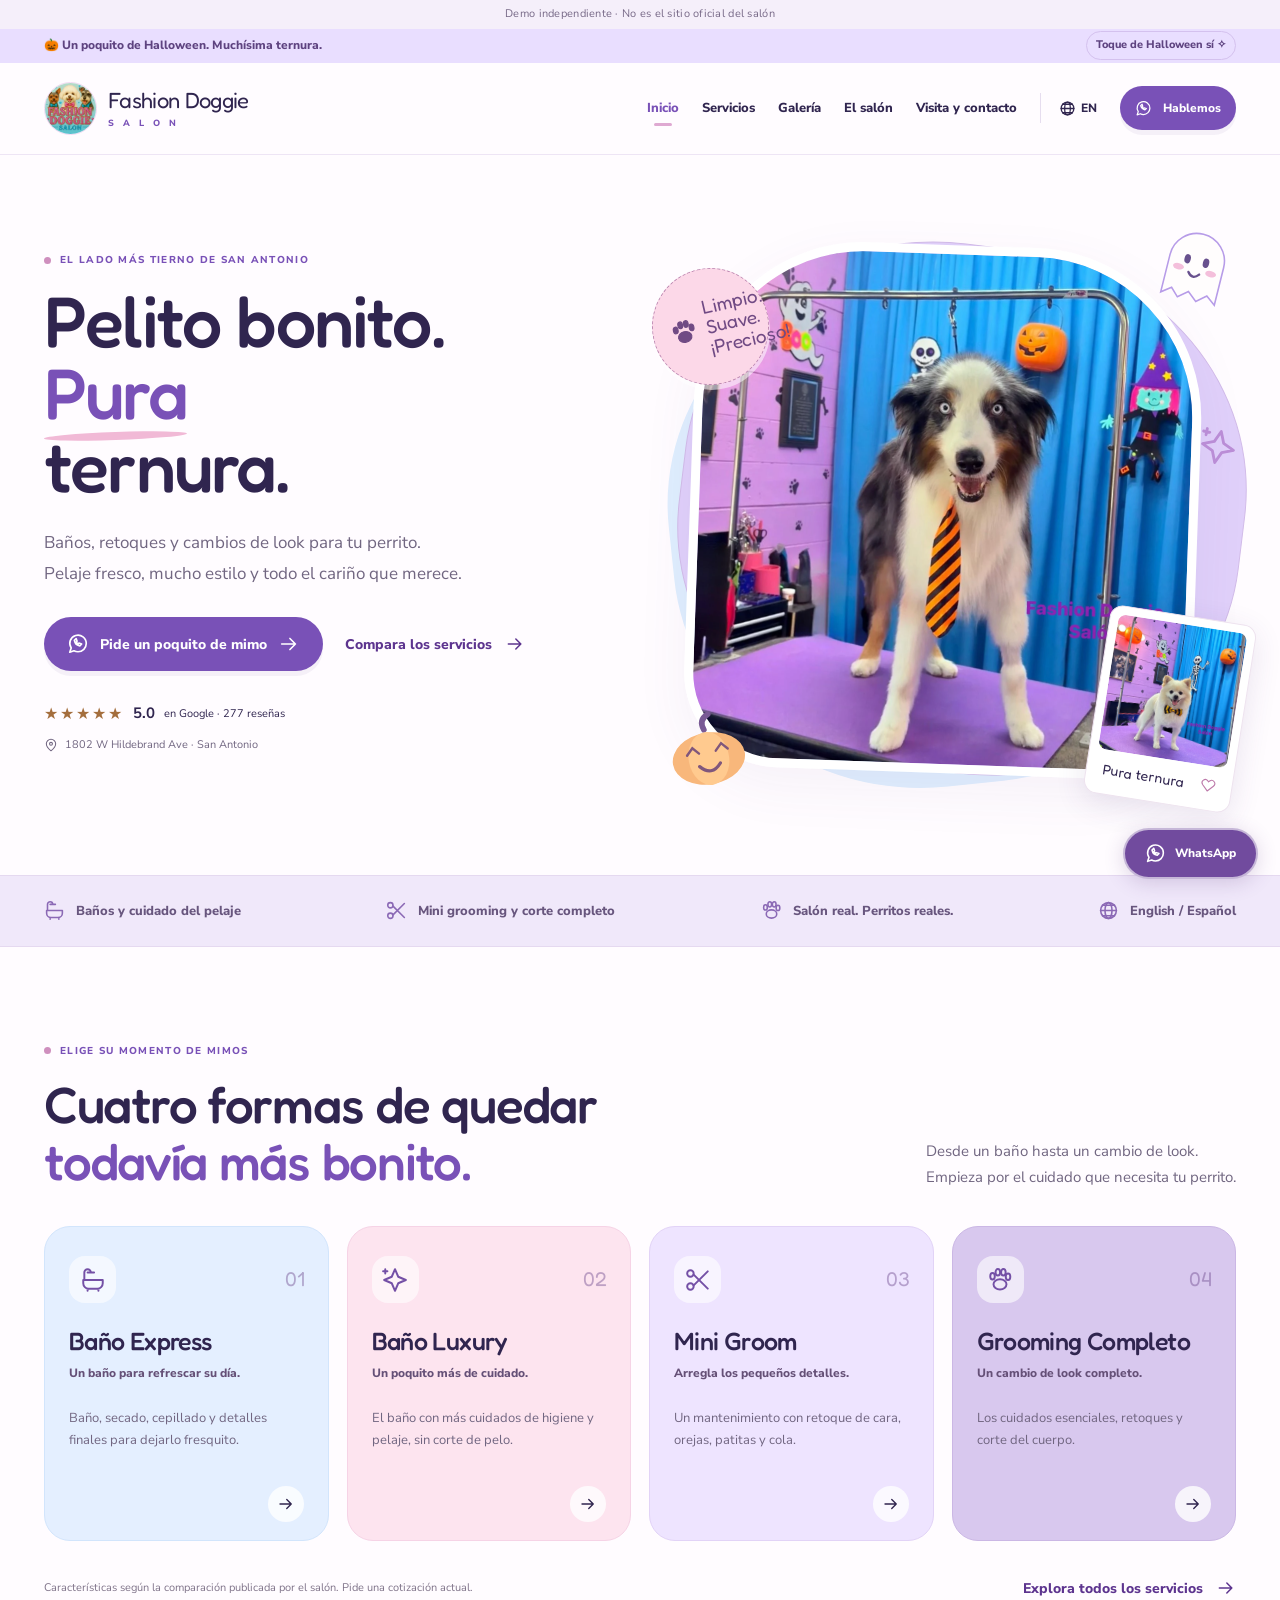
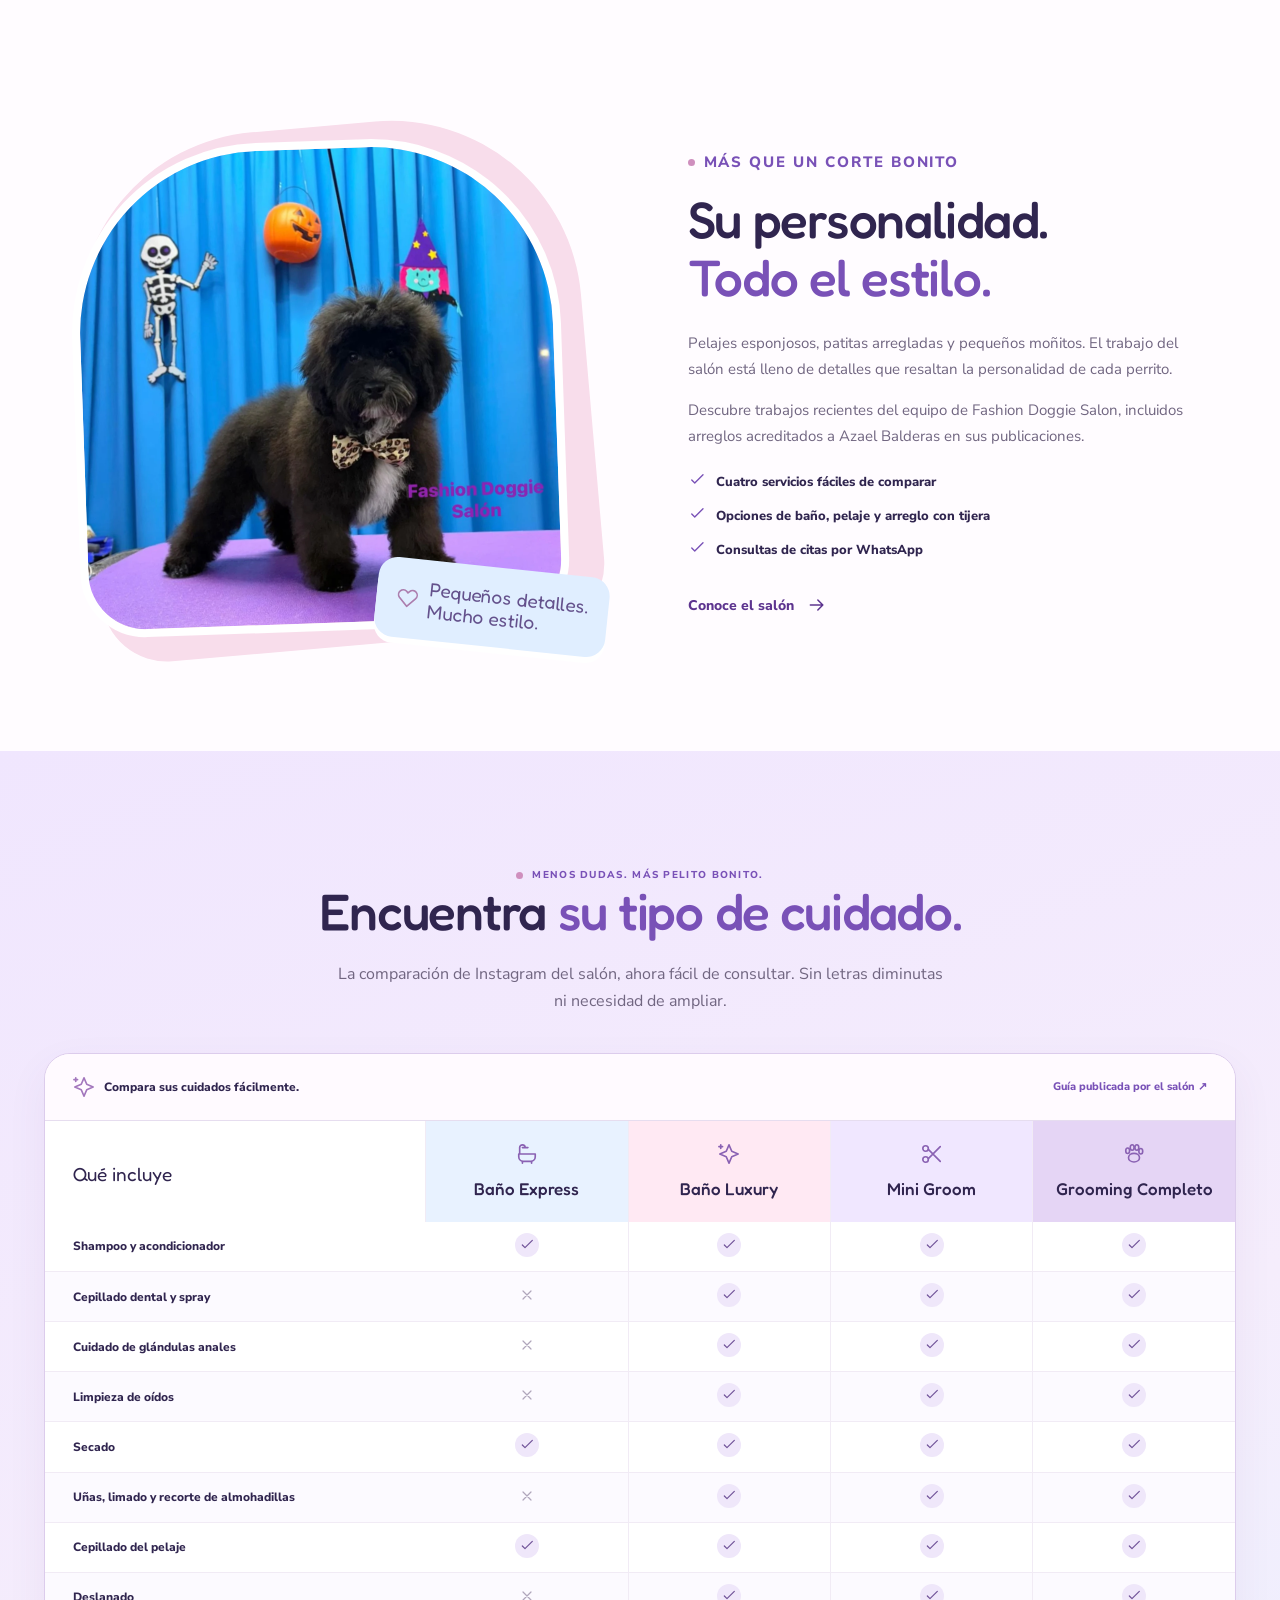
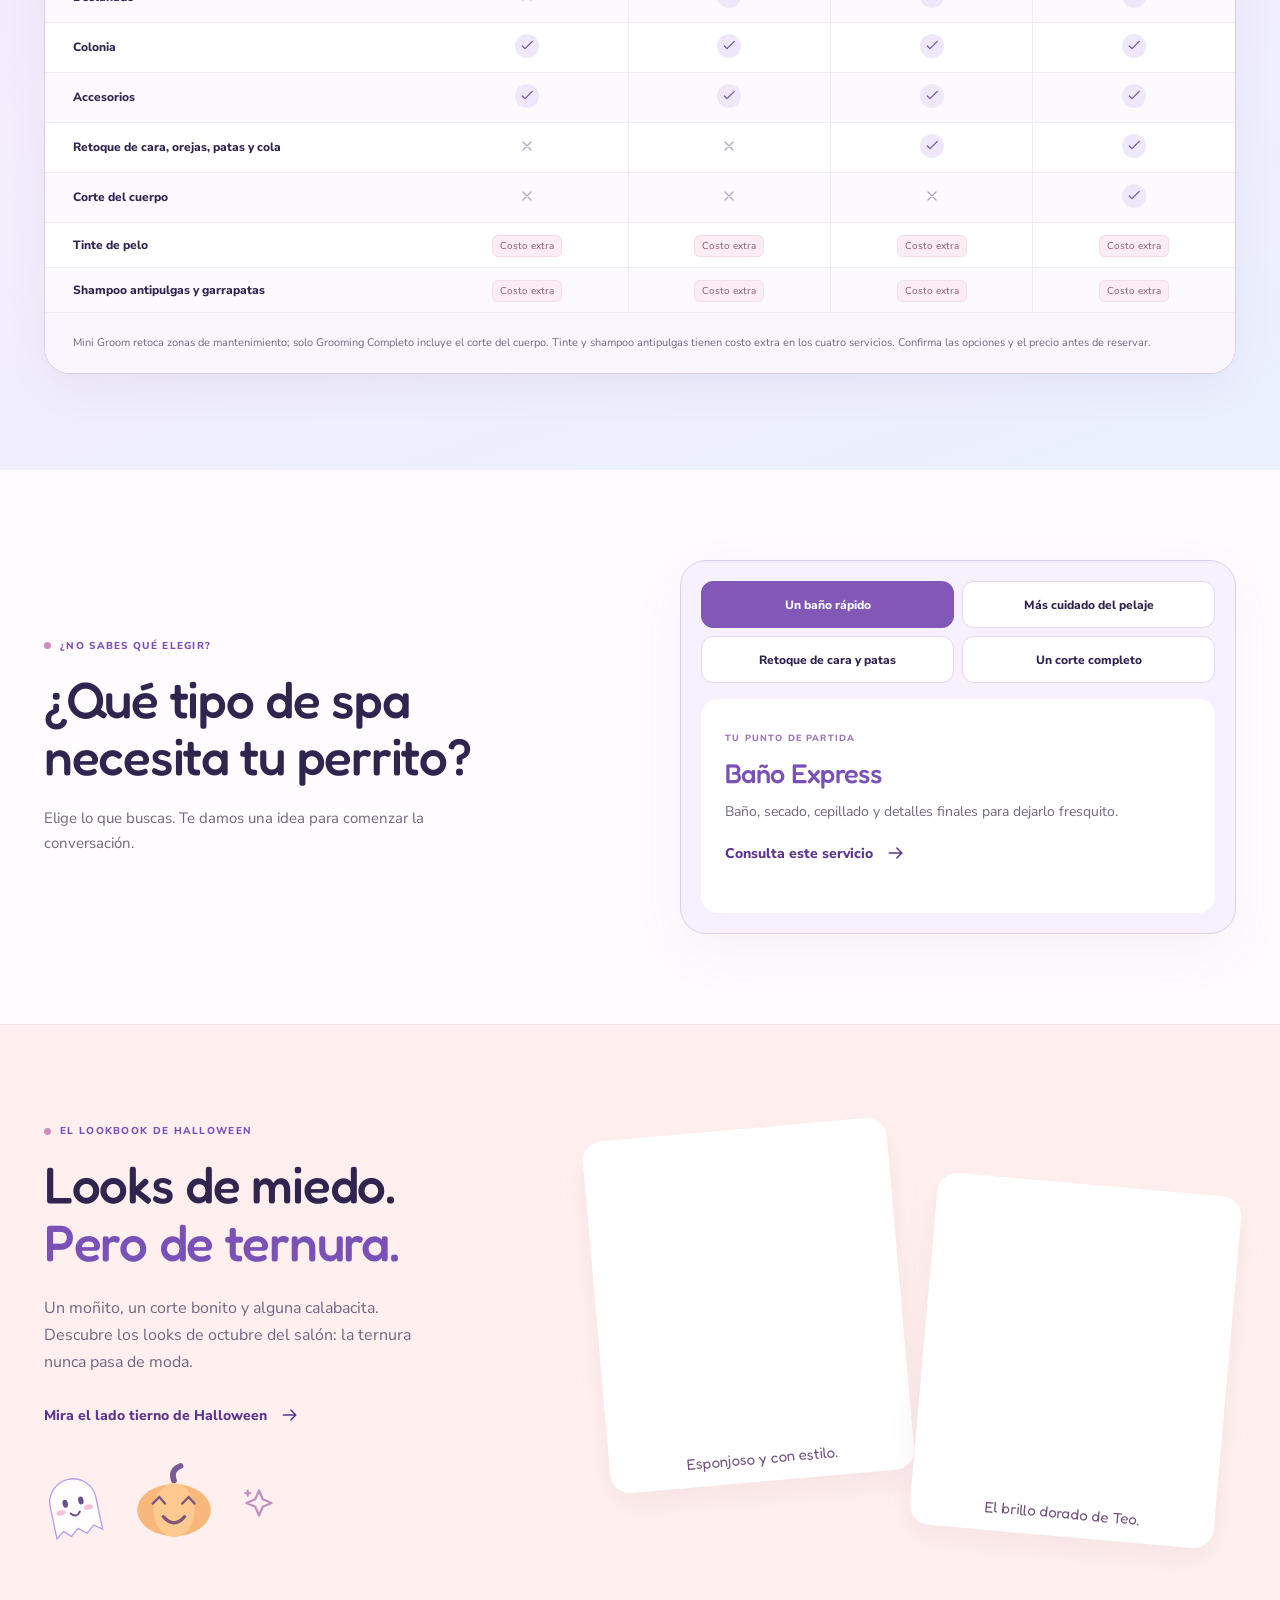
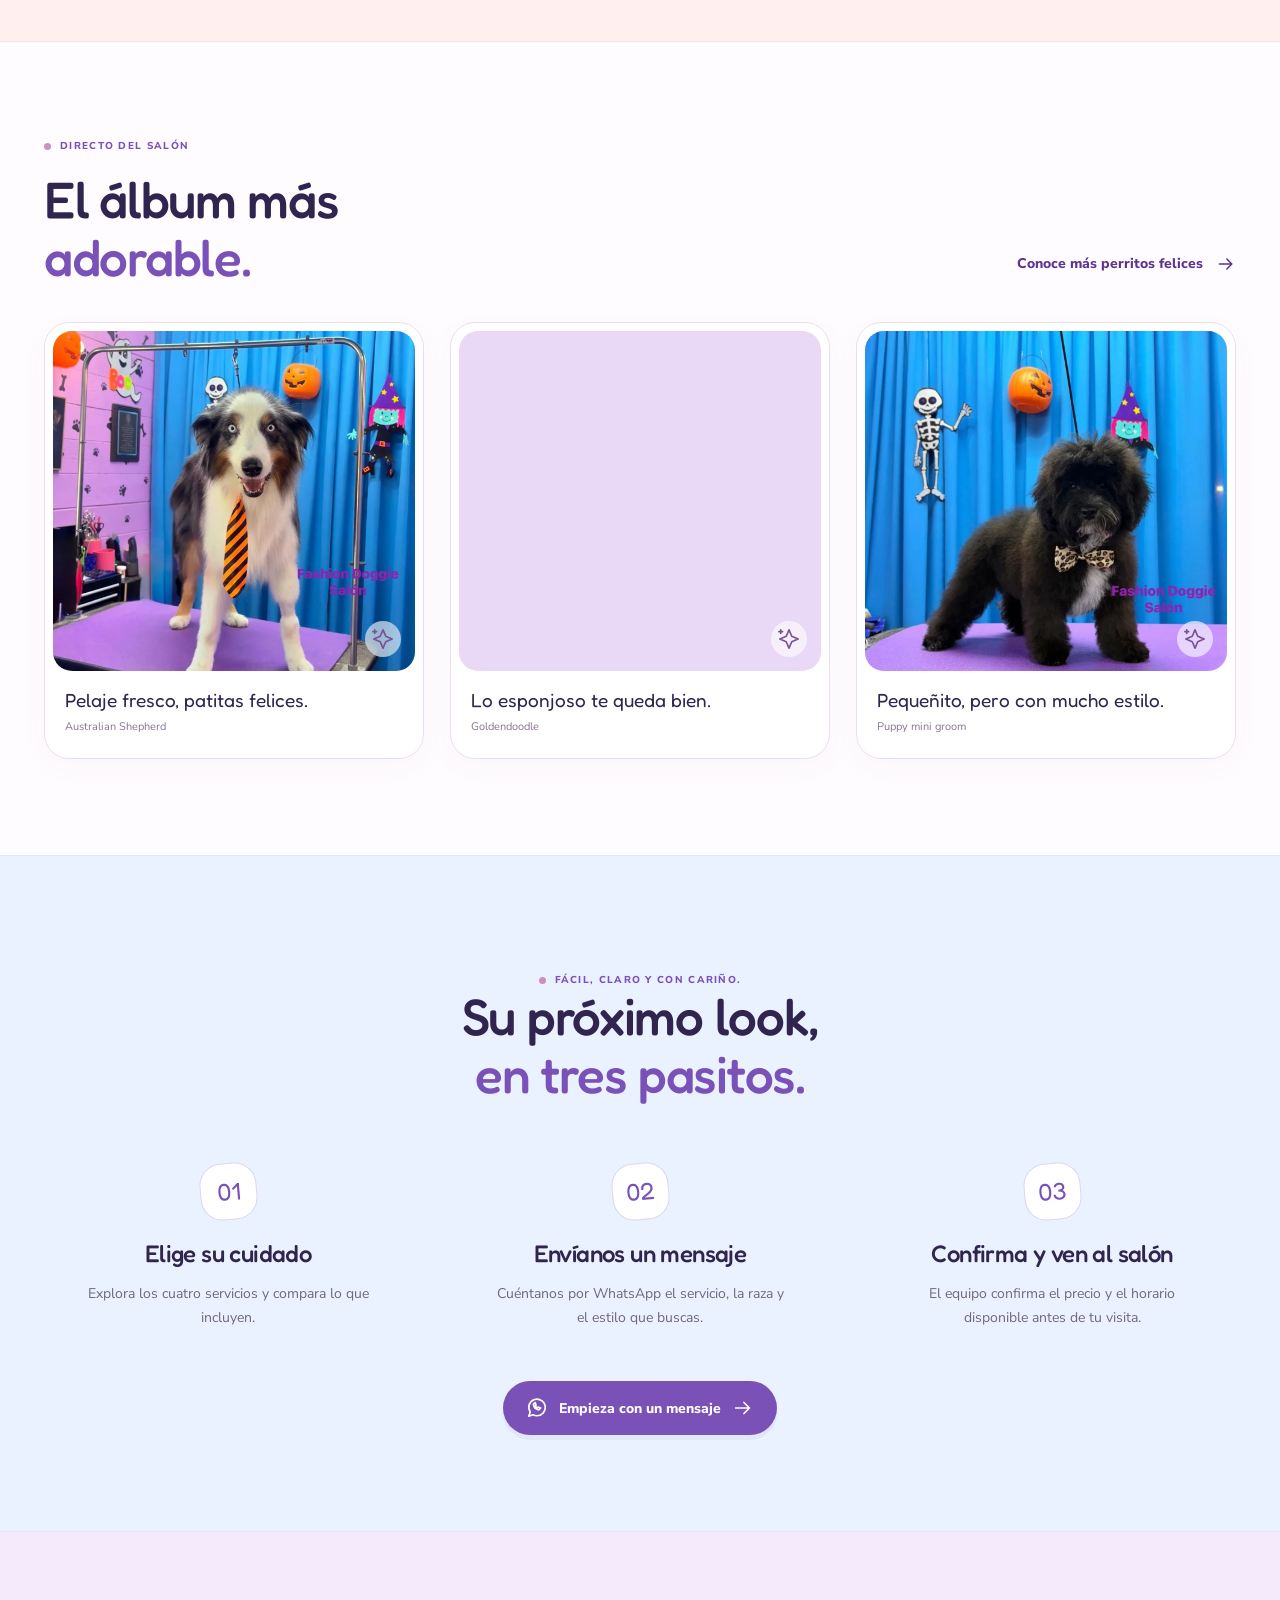
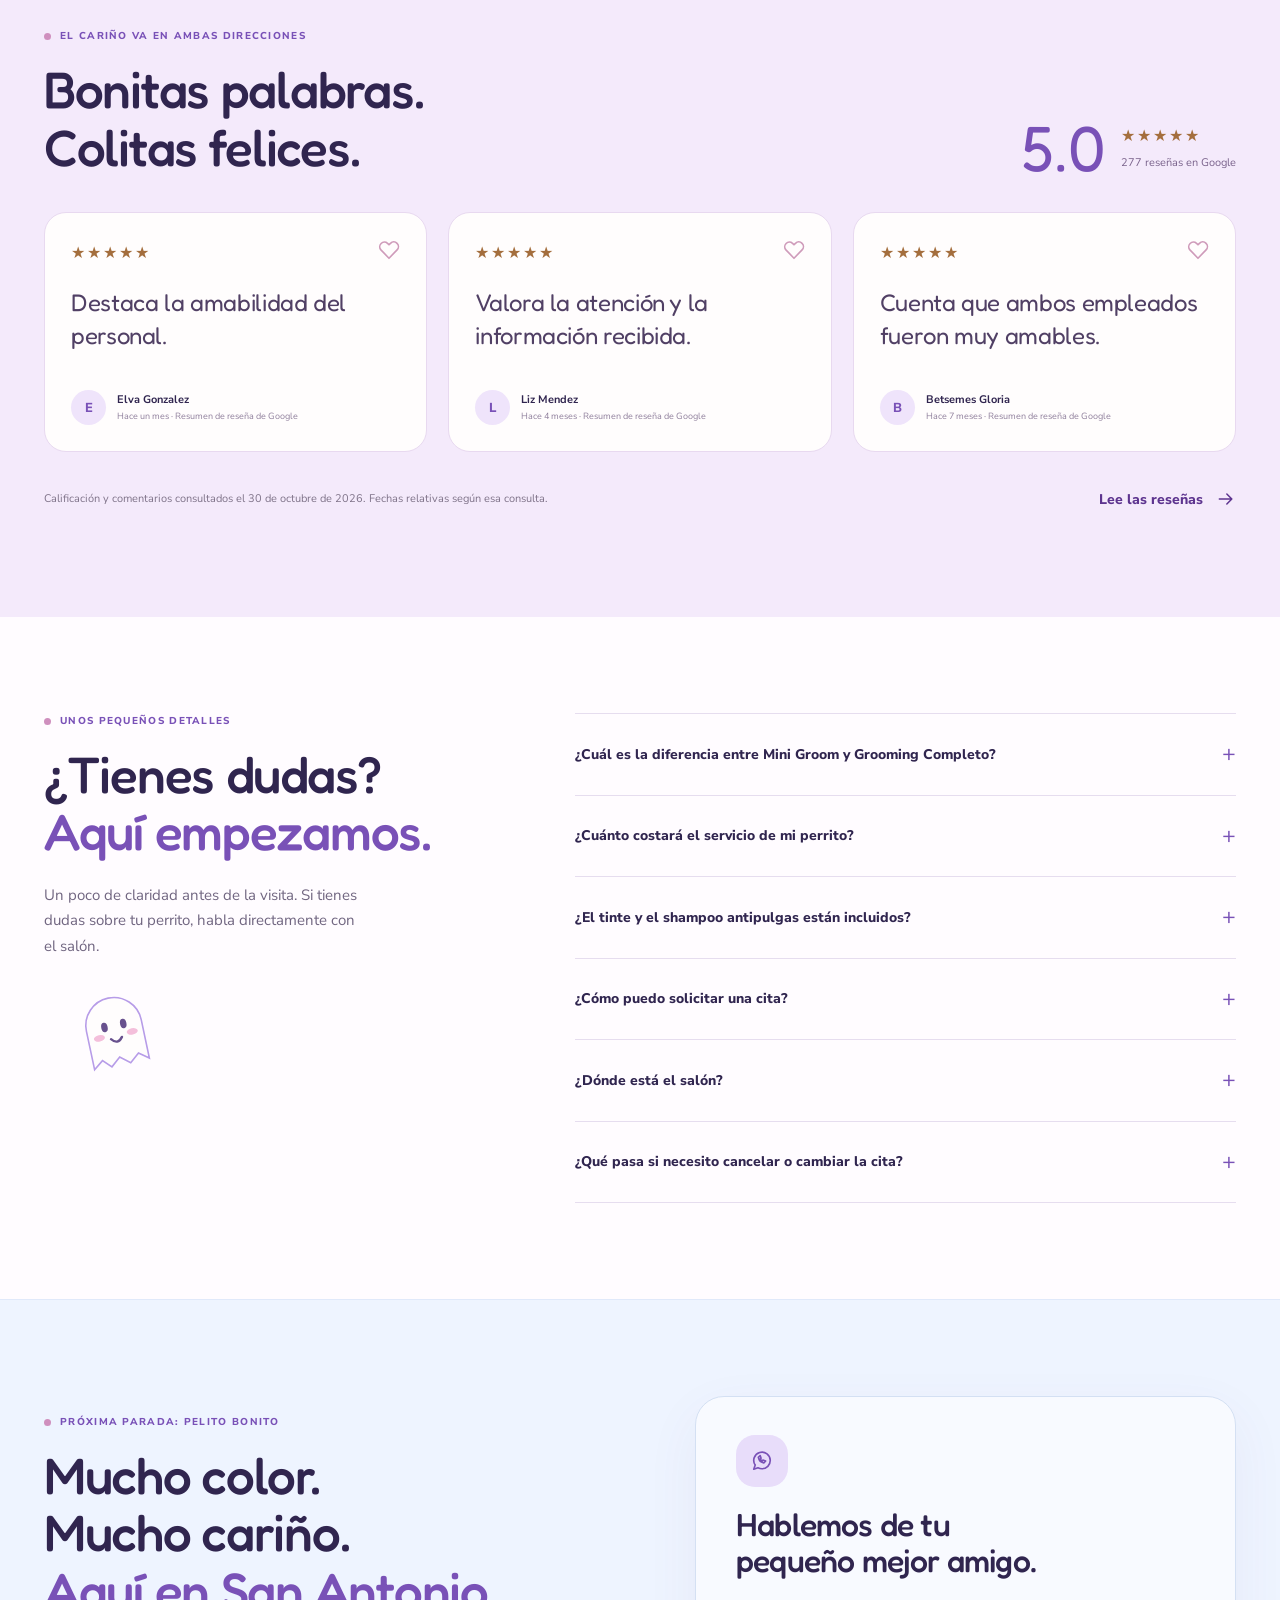
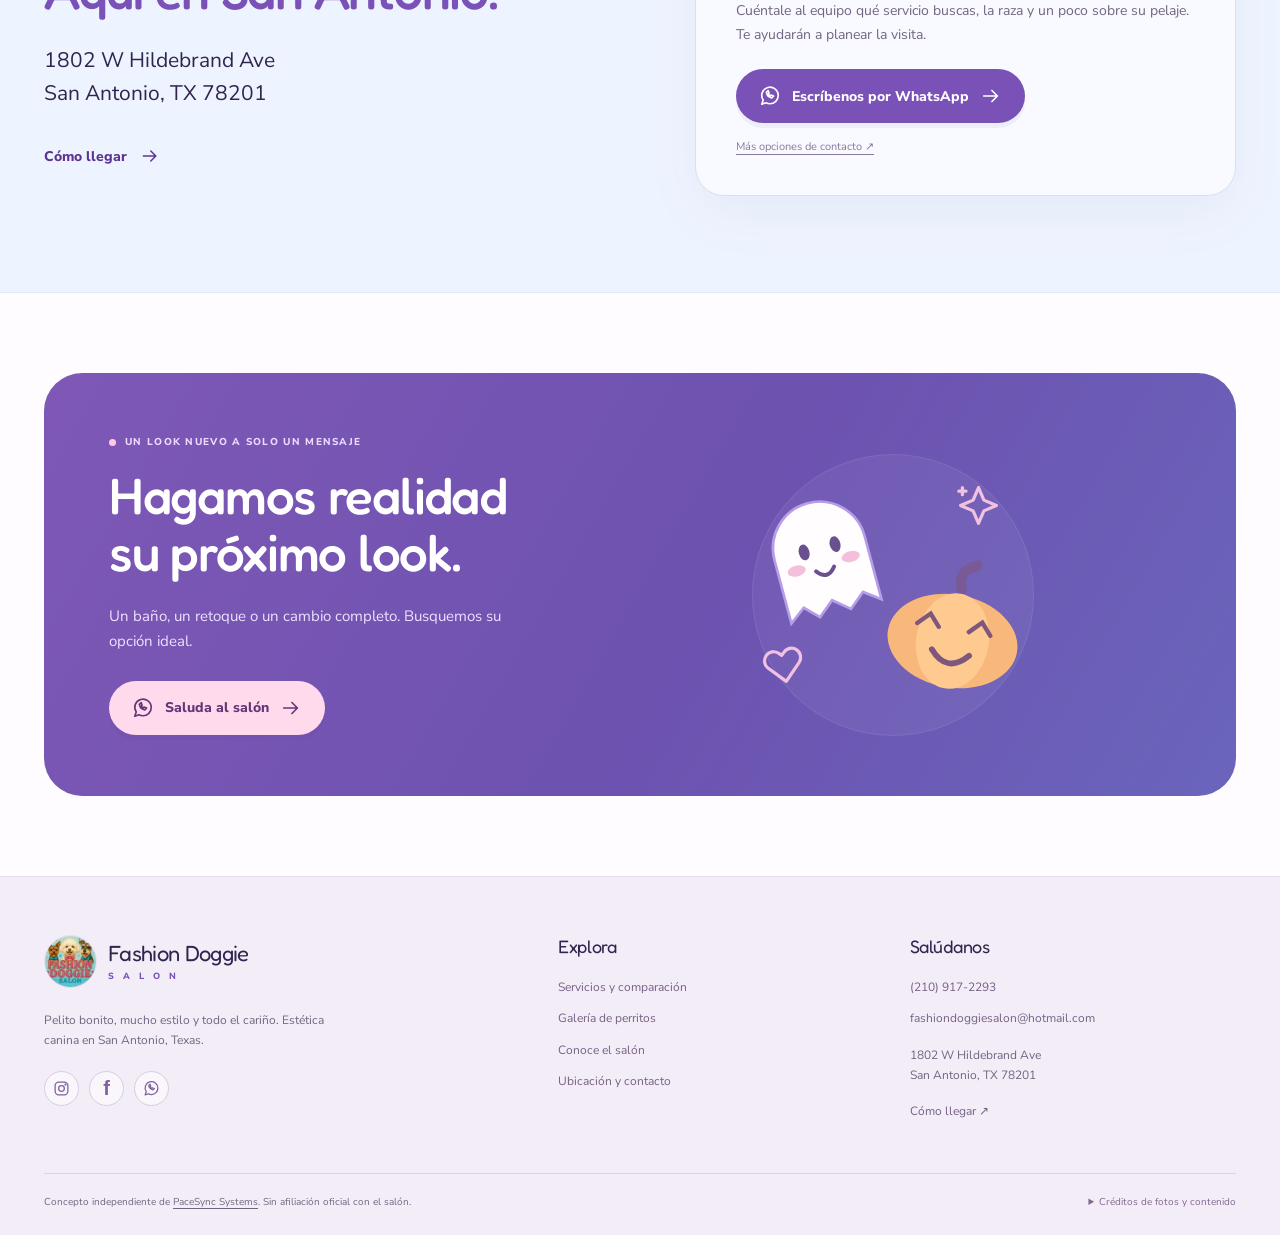
<file: es/index.html>
<!doctype html><html lang="es"><head><meta charset="utf-8"><meta name="viewport" content="width=device-width, initial-scale=1"><meta name="robots" content="noindex,nofollow,noarchive"><meta name="theme-color" content="#eee5ff"><meta name="description" content="Demo bilingüe independiente para Fashion Doggie Salon, San Antonio. Explora cuatro servicios, fotos del salón y consultas por WhatsApp."><meta http-equiv="Content-Security-Policy" content="default-src 'self'; img-src 'self' data:; style-src 'self'; font-src 'self'; script-src 'self'; connect-src 'none'; frame-src https://www.google.com https://maps.google.com; object-src 'none'; base-uri 'self'; form-action 'none'; upgrade-insecure-requests"><title>Estética canina en San Antonio | Fashion Doggie Salon — Demo</title><link rel="icon" href="../assets/favicon.svg" type="image/svg+xml"><link rel="stylesheet" href="../assets/fonts.css?v=2"><link rel="stylesheet" href="../style.css"></head><body data-lang="es"><a class="skip" href="#main">Saltar al contenido</a>
    <div class="demo-bar">Demo independiente · No es el sitio oficial del salón</div>
    <div class="season-bar"><div class="wrap"><span>🎃 Un poquito de Halloween. Muchísima ternura.</span><button class="sprinkle-toggle" aria-pressed="true">Toque de Halloween <span data-toggle-state>sí</span> ✧</button></div></div>
    <header class="header"><div class="wrap nav-wrap"><a class="brand" href="index.html"><img src="../assets/logo.webp" alt="Fashion Doggie Salon logo" width="58" height="58"><span>Fashion Doggie<small>S A L O N</small></span></a><button class="menu-toggle" aria-label="Abrir menú" aria-controls="main-nav" aria-expanded="false"><span></span><span></span><span></span></button><nav id="main-nav" aria-label="Navegación principal"><a href="index.html" aria-current="page">Inicio</a><a href="services.html" >Servicios</a><a href="gallery.html" >Galería</a><a href="about.html" >El salón</a><a href="visit.html" >Visita y contacto</a></nav><a class="lang-toggle" href="../index.html" lang="en" aria-label="Read this page in English"><svg class="icon " viewBox="0 0 24 24" fill="none" stroke="currentColor" stroke-width="1.8" stroke-linecap="round" stroke-linejoin="round" aria-hidden="true"><circle cx="12" cy="12" r="9"/><ellipse cx="12" cy="12" rx="4" ry="9"/><path d="M3 12h18M5 6h14M5 18h14"/></svg>EN</a><a class="button small primary nav-cta" href="https://wa.me/12109172293?text=%C2%A1Hola%20Fashion%20Doggie%20Salon%21%20Me%20gustar%C3%ADa%20consultar%20una%20cita%20de%20est%C3%A9tica%20para%20mi%20perrito." target="_blank" rel="noopener noreferrer"><svg class="icon " viewBox="0 0 24 24" fill="none" stroke="currentColor" stroke-width="1.8" stroke-linecap="round" stroke-linejoin="round" aria-hidden="true"><path d="M21 11.5a9 9 0 0 1-9 9c-1.6 0-3.1-.4-4.4-1.1L3 21l1.6-4.6A9 9 0 1 1 21 11.5Z"/><path d="M8 8c1 4 2 5 6 6l2-2-3-1-1 1-2-2 1-1-1-3Z"/></svg>Hablemos<svg class="icon " viewBox="0 0 24 24" fill="none" stroke="currentColor" stroke-width="1.8" stroke-linecap="round" stroke-linejoin="round" aria-hidden="true"><path d="M4 12h15m-6-6 6 6-6 6"/></svg></a></div></header><main id="main">
    <section class="hero wrap"><div class="hero-copy"><p class="eyebrow"><span></span>EL LADO MÁS TIERNO DE SAN ANTONIO</p><h1>Pelito bonito.<br><span>Pura</span><br>ternura.</h1><p>Baños, retoques y cambios de look para tu perrito. Pelaje fresco, mucho estilo y todo el cariño que merece.</p><div class="hero-actions"><a class="button primary" href="https://wa.me/12109172293?text=%C2%A1Hola%20Fashion%20Doggie%20Salon%21%20Me%20gustar%C3%ADa%20consultar%20una%20cita%20de%20est%C3%A9tica%20para%20mi%20perrito." target="_blank" rel="noopener noreferrer"><svg class="icon " viewBox="0 0 24 24" fill="none" stroke="currentColor" stroke-width="1.8" stroke-linecap="round" stroke-linejoin="round" aria-hidden="true"><path d="M21 11.5a9 9 0 0 1-9 9c-1.6 0-3.1-.4-4.4-1.1L3 21l1.6-4.6A9 9 0 1 1 21 11.5Z"/><path d="M8 8c1 4 2 5 6 6l2-2-3-1-1 1-2-2 1-1-1-3Z"/></svg>Pide un poquito de mimo<svg class="icon " viewBox="0 0 24 24" fill="none" stroke="currentColor" stroke-width="1.8" stroke-linecap="round" stroke-linejoin="round" aria-hidden="true"><path d="M4 12h15m-6-6 6 6-6 6"/></svg></a><a class="text-link" href="#compare">Compara los servicios<svg class="icon " viewBox="0 0 24 24" fill="none" stroke="currentColor" stroke-width="1.8" stroke-linecap="round" stroke-linejoin="round" aria-hidden="true"><path d="M4 12h15m-6-6 6 6-6 6"/></svg></a></div><div class="hero-proof"><a href="https://www.google.com/maps/place/Fashion+Doggie+Salon/@29.4660716,-98.5243858,17z/data=!4m6!3m5!1s0x865c5f00046b3a19:0x54e66f89a75852a6!8m2!3d29.4660716!4d-98.5243858!16s%2Fg%2F11yd1d560v" target="_blank" rel="noopener noreferrer"><span class="stars">★★★★★</span><strong>5.0</strong><span>en Google · 277 reseñas</span></a><p><svg class="icon " viewBox="0 0 24 24" fill="none" stroke="currentColor" stroke-width="1.8" stroke-linecap="round" stroke-linejoin="round" aria-hidden="true"><path d="M20 10c0 6-8 12-8 12S4 16 4 10a8 8 0 1 1 16 0Z"/><circle cx="12" cy="10" r="2.5"/></svg>1802 W Hildebrand Ave · San Antonio</p></div></div><div class="hero-art"><div class="halo halo-one"></div><div class="halo halo-two"></div><figure class="hero-photo"><img src="../assets/aussie-halloween.webp" alt="Pastor australiano en el espacio del salón con decoración de Halloween en morado y azul" width="1290" height="1591" fetchpriority="high"></figure><span class="hero-sticker"><svg class="icon " viewBox="0 0 24 24" fill="none" stroke="currentColor" stroke-width="1.8" stroke-linecap="round" stroke-linejoin="round" aria-hidden="true"><ellipse cx="12" cy="16" rx="6" ry="4.7"/><ellipse cx="5.1" cy="8.5" rx="2.1" ry="3"/><ellipse cx="10" cy="4.9" rx="2.1" ry="3"/><ellipse cx="15.1" cy="4.9" rx="2.1" ry="3"/><ellipse cx="19.4" cy="9" rx="2.1" ry="3"/></svg><span>Limpio.<br>Suave.<br>¡Precioso!</span></span><div class="tiny-pup"><img src="../assets/pomeranian.webp" alt="Pomeranian · Fashion Doggie Salon" width="120" height="140"><span>Pura ternura<svg class="icon " viewBox="0 0 24 24" fill="none" stroke="currentColor" stroke-width="1.8" stroke-linecap="round" stroke-linejoin="round" aria-hidden="true"><path d="M20.8 4.7a5.1 5.1 0 0 0-7.2 0L12 6.3l-1.6-1.6a5.1 5.1 0 0 0-7.2 7.2L12 21l8.8-9.1a5.1 5.1 0 0 0 0-7.2Z"/></svg></span></div><svg class="ghost hero-ghost" viewBox="0 0 90 110" aria-hidden="true"><path d="M10 97V48a35 35 0 0 1 70 0v49l-12-9-12 10-12-10-12 10-10-10Z" fill="#fffdfd" stroke="#b79ce8" stroke-width="2"/><ellipse cx="33" cy="48" rx="4" ry="6" fill="#68518e"/><ellipse cx="57" cy="48" rx="4" ry="6" fill="#68518e"/><path d="M38 64q7 9 14 0" fill="none" stroke="#68518e" stroke-width="3" stroke-linecap="round"/><ellipse cx="24" cy="60" rx="7" ry="4" fill="#f4bfdb"/><ellipse cx="66" cy="60" rx="7" ry="4" fill="#f4bfdb"/></svg><svg class="icon hero-spark" viewBox="0 0 24 24" fill="none" stroke="currentColor" stroke-width="1.8" stroke-linecap="round" stroke-linejoin="round" aria-hidden="true"><path d="m12 2 3 7 7 3-7 3-3 7-3-7-7-3 7-3ZM3 2v4M1 4h4"/></svg><svg class="pumpkin hero-pumpkin" viewBox="0 0 110 100" aria-hidden="true"><path d="M55 24q-5-13 8-18" fill="none" stroke="#795a95" stroke-width="7" stroke-linecap="round"/><ellipse cx="55" cy="60" rx="45" ry="32" fill="#f8b77b"/><ellipse cx="55" cy="60" rx="25" ry="33" fill="#ffca8f"/><path d="m29 52 8-8 7 8m21 0 8-8 7 8" fill="none" stroke="#80577c" stroke-width="3" stroke-linecap="round"/><path d="M42 68q13 15 26 0" fill="none" stroke="#80577c" stroke-width="4" stroke-linecap="round"/></svg></div></section>
    <section class="trust-strip"><div class="wrap"><span><svg class="icon " viewBox="0 0 24 24" fill="none" stroke="currentColor" stroke-width="1.8" stroke-linecap="round" stroke-linejoin="round" aria-hidden="true"><path d="M3 12h18v3a5 5 0 0 1-5 5H8a5 5 0 0 1-5-5ZM4 12V5a3 3 0 0 1 6 0M7 5h6M7 20v2m10-2v2"/></svg>Baños y cuidado del pelaje</span><span><svg class="icon " viewBox="0 0 24 24" fill="none" stroke="currentColor" stroke-width="1.8" stroke-linecap="round" stroke-linejoin="round" aria-hidden="true"><circle cx="5" cy="6" r="3"/><circle cx="5" cy="18" r="3"/><path d="m8 7 13 13M8 17 21 4"/></svg>Mini grooming y corte completo</span><span><svg class="icon " viewBox="0 0 24 24" fill="none" stroke="currentColor" stroke-width="1.8" stroke-linecap="round" stroke-linejoin="round" aria-hidden="true"><ellipse cx="12" cy="16" rx="6" ry="4.7"/><ellipse cx="5.1" cy="8.5" rx="2.1" ry="3"/><ellipse cx="10" cy="4.9" rx="2.1" ry="3"/><ellipse cx="15.1" cy="4.9" rx="2.1" ry="3"/><ellipse cx="19.4" cy="9" rx="2.1" ry="3"/></svg>Salón real. Perritos reales.</span><span><svg class="icon " viewBox="0 0 24 24" fill="none" stroke="currentColor" stroke-width="1.8" stroke-linecap="round" stroke-linejoin="round" aria-hidden="true"><circle cx="12" cy="12" r="9"/><ellipse cx="12" cy="12" rx="4" ry="9"/><path d="M3 12h18M5 6h14M5 18h14"/></svg>English / Español</span></div></section>
    <section class="section wrap" id="grooming"><div class="section-heading"><div><p class="eyebrow"><span></span>ELIGE SU MOMENTO DE MIMOS</p><h2>Cuatro formas de quedar<br><span>todavía más bonito.</span></h2></div><p>Desde un baño hasta un cambio de look. Empieza por el cuidado que necesita tu perrito.</p></div><div class="package-grid"><article class="package-card blue"><div class="package-icon"><svg class="icon " viewBox="0 0 24 24" fill="none" stroke="currentColor" stroke-width="1.8" stroke-linecap="round" stroke-linejoin="round" aria-hidden="true"><path d="M3 12h18v3a5 5 0 0 1-5 5H8a5 5 0 0 1-5-5ZM4 12V5a3 3 0 0 1 6 0M7 5h6M7 20v2m10-2v2"/></svg></div><span class="package-number">01</span><h3>Baño Express</h3><p class="package-tag">Un baño para refrescar su día.</p><p>Baño, secado, cepillado y detalles finales para dejarlo fresquito.</p><a href="visit.html?service=express" class="circle-link" aria-label="Consultar Baño Express"><svg class="icon " viewBox="0 0 24 24" fill="none" stroke="currentColor" stroke-width="1.8" stroke-linecap="round" stroke-linejoin="round" aria-hidden="true"><path d="M4 12h15m-6-6 6 6-6 6"/></svg></a></article><article class="package-card pink"><div class="package-icon"><svg class="icon " viewBox="0 0 24 24" fill="none" stroke="currentColor" stroke-width="1.8" stroke-linecap="round" stroke-linejoin="round" aria-hidden="true"><path d="m12 2 3 7 7 3-7 3-3 7-3-7-7-3 7-3ZM3 2v4M1 4h4"/></svg></div><span class="package-number">02</span><h3>Baño Luxury</h3><p class="package-tag">Un poquito más de cuidado.</p><p>El baño con más cuidados de higiene y pelaje, sin corte de pelo.</p><a href="visit.html?service=luxury" class="circle-link" aria-label="Consultar Baño Luxury"><svg class="icon " viewBox="0 0 24 24" fill="none" stroke="currentColor" stroke-width="1.8" stroke-linecap="round" stroke-linejoin="round" aria-hidden="true"><path d="M4 12h15m-6-6 6 6-6 6"/></svg></a></article><article class="package-card lavender"><div class="package-icon"><svg class="icon " viewBox="0 0 24 24" fill="none" stroke="currentColor" stroke-width="1.8" stroke-linecap="round" stroke-linejoin="round" aria-hidden="true"><circle cx="5" cy="6" r="3"/><circle cx="5" cy="18" r="3"/><path d="m8 7 13 13M8 17 21 4"/></svg></div><span class="package-number">03</span><h3>Mini Groom</h3><p class="package-tag">Arregla los pequeños detalles.</p><p>Un mantenimiento con retoque de cara, orejas, patitas y cola.</p><a href="visit.html?service=mini" class="circle-link" aria-label="Consultar Mini Groom"><svg class="icon " viewBox="0 0 24 24" fill="none" stroke="currentColor" stroke-width="1.8" stroke-linecap="round" stroke-linejoin="round" aria-hidden="true"><path d="M4 12h15m-6-6 6 6-6 6"/></svg></a></article><article class="package-card purple"><div class="package-icon"><svg class="icon " viewBox="0 0 24 24" fill="none" stroke="currentColor" stroke-width="1.8" stroke-linecap="round" stroke-linejoin="round" aria-hidden="true"><ellipse cx="12" cy="16" rx="6" ry="4.7"/><ellipse cx="5.1" cy="8.5" rx="2.1" ry="3"/><ellipse cx="10" cy="4.9" rx="2.1" ry="3"/><ellipse cx="15.1" cy="4.9" rx="2.1" ry="3"/><ellipse cx="19.4" cy="9" rx="2.1" ry="3"/></svg></div><span class="package-number">04</span><h3>Grooming Completo</h3><p class="package-tag">Un cambio de look completo.</p><p>Los cuidados esenciales, retoques y corte del cuerpo.</p><a href="visit.html?service=full" class="circle-link" aria-label="Consultar Grooming Completo"><svg class="icon " viewBox="0 0 24 24" fill="none" stroke="currentColor" stroke-width="1.8" stroke-linecap="round" stroke-linejoin="round" aria-hidden="true"><path d="M4 12h15m-6-6 6 6-6 6"/></svg></a></article></div><div class="section-bottom"><p class="fine-print">Características según la comparación publicada por el salón. Pide una cotización actual.</p><a class="text-link" href="services.html">Explora todos los servicios<svg class="icon " viewBox="0 0 24 24" fill="none" stroke="currentColor" stroke-width="1.8" stroke-linecap="round" stroke-linejoin="round" aria-hidden="true"><path d="M4 12h15m-6-6 6 6-6 6"/></svg></a></div></section>
    <section class="salon-story wrap"><div class="story-art"><img src="../assets/puppy-mini.webp" alt="Cachorrito después de su Mini Groom en Fashion Doggie Salon" width="650" height="800" loading="lazy"><span class="story-badge"><svg class="icon " viewBox="0 0 24 24" fill="none" stroke="currentColor" stroke-width="1.8" stroke-linecap="round" stroke-linejoin="round" aria-hidden="true"><path d="M20.8 4.7a5.1 5.1 0 0 0-7.2 0L12 6.3l-1.6-1.6a5.1 5.1 0 0 0-7.2 7.2L12 21l8.8-9.1a5.1 5.1 0 0 0 0-7.2Z"/></svg>Pequeños detalles.<br>Mucho estilo.</span></div><div class="story-copy"><p class="eyebrow"><span></span>MÁS QUE UN CORTE BONITO</p><h2>Su personalidad.<br><span>Todo el estilo.</span></h2><p>Pelajes esponjosos, patitas arregladas y pequeños moñitos. El trabajo del salón está lleno de detalles que resaltan la personalidad de cada perrito.</p><p>Descubre trabajos recientes del equipo de Fashion Doggie Salon, incluidos arreglos acreditados a Azael Balderas en sus publicaciones.</p><ul class="check-list"><li><svg class="icon " viewBox="0 0 24 24" fill="none" stroke="currentColor" stroke-width="1.8" stroke-linecap="round" stroke-linejoin="round" aria-hidden="true"><path d="m5 12 4 4L20 5"/></svg>Cuatro servicios fáciles de comparar</li><li><svg class="icon " viewBox="0 0 24 24" fill="none" stroke="currentColor" stroke-width="1.8" stroke-linecap="round" stroke-linejoin="round" aria-hidden="true"><path d="m5 12 4 4L20 5"/></svg>Opciones de baño, pelaje y arreglo con tijera</li><li><svg class="icon " viewBox="0 0 24 24" fill="none" stroke="currentColor" stroke-width="1.8" stroke-linecap="round" stroke-linejoin="round" aria-hidden="true"><path d="m5 12 4 4L20 5"/></svg>Consultas de citas por WhatsApp</li></ul><a class="text-link" href="about.html">Conoce el salón<svg class="icon " viewBox="0 0 24 24" fill="none" stroke="currentColor" stroke-width="1.8" stroke-linecap="round" stroke-linejoin="round" aria-hidden="true"><path d="M4 12h15m-6-6 6 6-6 6"/></svg></a></div></section>
    <section class="comparison-section section" id="compare"><div class="wrap"><div class="center-heading"><p class="eyebrow"><span></span>MENOS DUDAS. MÁS PELITO BONITO.</p><h2>Encuentra <span>su tipo de cuidado.</span></h2><p>La comparación de Instagram del salón, ahora fácil de consultar. Sin letras diminutas ni necesidad de ampliar.</p></div><div class="comparison-shell"><div class="comparison-top"><span><svg class="icon " viewBox="0 0 24 24" fill="none" stroke="currentColor" stroke-width="1.8" stroke-linecap="round" stroke-linejoin="round" aria-hidden="true"><path d="m12 2 3 7 7 3-7 3-3 7-3-7-7-3 7-3ZM3 2v4M1 4h4"/></svg>Compara sus cuidados fácilmente.</span><a href="https://www.instagram.com/fashiondoggiesalon/p/DanbDzlxazp/" target="_blank" rel="noopener noreferrer">Guía publicada por el salón ↗</a></div><div class="comparison-desktop"><table><caption class="sr-only">Comparación de servicios de estética</caption><thead><tr><th scope="col">Qué incluye</th><th scope="col" class="col-express"><svg class="icon " viewBox="0 0 24 24" fill="none" stroke="currentColor" stroke-width="1.8" stroke-linecap="round" stroke-linejoin="round" aria-hidden="true"><path d="M3 12h18v3a5 5 0 0 1-5 5H8a5 5 0 0 1-5-5ZM4 12V5a3 3 0 0 1 6 0M7 5h6M7 20v2m10-2v2"/></svg><span>Baño Express</span></th><th scope="col" class="col-luxury"><svg class="icon " viewBox="0 0 24 24" fill="none" stroke="currentColor" stroke-width="1.8" stroke-linecap="round" stroke-linejoin="round" aria-hidden="true"><path d="m12 2 3 7 7 3-7 3-3 7-3-7-7-3 7-3ZM3 2v4M1 4h4"/></svg><span>Baño Luxury</span></th><th scope="col" class="col-mini"><svg class="icon " viewBox="0 0 24 24" fill="none" stroke="currentColor" stroke-width="1.8" stroke-linecap="round" stroke-linejoin="round" aria-hidden="true"><circle cx="5" cy="6" r="3"/><circle cx="5" cy="18" r="3"/><path d="m8 7 13 13M8 17 21 4"/></svg><span>Mini Groom</span></th><th scope="col" class="col-full"><svg class="icon " viewBox="0 0 24 24" fill="none" stroke="currentColor" stroke-width="1.8" stroke-linecap="round" stroke-linejoin="round" aria-hidden="true"><ellipse cx="12" cy="16" rx="6" ry="4.7"/><ellipse cx="5.1" cy="8.5" rx="2.1" ry="3"/><ellipse cx="10" cy="4.9" rx="2.1" ry="3"/><ellipse cx="15.1" cy="4.9" rx="2.1" ry="3"/><ellipse cx="19.4" cy="9" rx="2.1" ry="3"/></svg><span>Grooming Completo</span></th></tr></thead><tbody><tr><th scope="row">Shampoo y acondicionador</th><td><span class="status yes"><svg class="icon " viewBox="0 0 24 24" fill="none" stroke="currentColor" stroke-width="1.8" stroke-linecap="round" stroke-linejoin="round" aria-hidden="true"><path d="m5 12 4 4L20 5"/></svg><span class="sr-only">Incluido</span></span></td><td><span class="status yes"><svg class="icon " viewBox="0 0 24 24" fill="none" stroke="currentColor" stroke-width="1.8" stroke-linecap="round" stroke-linejoin="round" aria-hidden="true"><path d="m5 12 4 4L20 5"/></svg><span class="sr-only">Incluido</span></span></td><td><span class="status yes"><svg class="icon " viewBox="0 0 24 24" fill="none" stroke="currentColor" stroke-width="1.8" stroke-linecap="round" stroke-linejoin="round" aria-hidden="true"><path d="m5 12 4 4L20 5"/></svg><span class="sr-only">Incluido</span></span></td><td><span class="status yes"><svg class="icon " viewBox="0 0 24 24" fill="none" stroke="currentColor" stroke-width="1.8" stroke-linecap="round" stroke-linejoin="round" aria-hidden="true"><path d="m5 12 4 4L20 5"/></svg><span class="sr-only">Incluido</span></span></td></tr><tr><th scope="row">Cepillado dental y spray</th><td><span class="status no"><svg class="icon " viewBox="0 0 24 24" fill="none" stroke="currentColor" stroke-width="1.8" stroke-linecap="round" stroke-linejoin="round" aria-hidden="true"><path d="m6 6 12 12M6 18 18 6"/></svg><span class="sr-only">No incluido</span></span></td><td><span class="status yes"><svg class="icon " viewBox="0 0 24 24" fill="none" stroke="currentColor" stroke-width="1.8" stroke-linecap="round" stroke-linejoin="round" aria-hidden="true"><path d="m5 12 4 4L20 5"/></svg><span class="sr-only">Incluido</span></span></td><td><span class="status yes"><svg class="icon " viewBox="0 0 24 24" fill="none" stroke="currentColor" stroke-width="1.8" stroke-linecap="round" stroke-linejoin="round" aria-hidden="true"><path d="m5 12 4 4L20 5"/></svg><span class="sr-only">Incluido</span></span></td><td><span class="status yes"><svg class="icon " viewBox="0 0 24 24" fill="none" stroke="currentColor" stroke-width="1.8" stroke-linecap="round" stroke-linejoin="round" aria-hidden="true"><path d="m5 12 4 4L20 5"/></svg><span class="sr-only">Incluido</span></span></td></tr><tr><th scope="row">Cuidado de glándulas anales</th><td><span class="status no"><svg class="icon " viewBox="0 0 24 24" fill="none" stroke="currentColor" stroke-width="1.8" stroke-linecap="round" stroke-linejoin="round" aria-hidden="true"><path d="m6 6 12 12M6 18 18 6"/></svg><span class="sr-only">No incluido</span></span></td><td><span class="status yes"><svg class="icon " viewBox="0 0 24 24" fill="none" stroke="currentColor" stroke-width="1.8" stroke-linecap="round" stroke-linejoin="round" aria-hidden="true"><path d="m5 12 4 4L20 5"/></svg><span class="sr-only">Incluido</span></span></td><td><span class="status yes"><svg class="icon " viewBox="0 0 24 24" fill="none" stroke="currentColor" stroke-width="1.8" stroke-linecap="round" stroke-linejoin="round" aria-hidden="true"><path d="m5 12 4 4L20 5"/></svg><span class="sr-only">Incluido</span></span></td><td><span class="status yes"><svg class="icon " viewBox="0 0 24 24" fill="none" stroke="currentColor" stroke-width="1.8" stroke-linecap="round" stroke-linejoin="round" aria-hidden="true"><path d="m5 12 4 4L20 5"/></svg><span class="sr-only">Incluido</span></span></td></tr><tr><th scope="row">Limpieza de oídos</th><td><span class="status no"><svg class="icon " viewBox="0 0 24 24" fill="none" stroke="currentColor" stroke-width="1.8" stroke-linecap="round" stroke-linejoin="round" aria-hidden="true"><path d="m6 6 12 12M6 18 18 6"/></svg><span class="sr-only">No incluido</span></span></td><td><span class="status yes"><svg class="icon " viewBox="0 0 24 24" fill="none" stroke="currentColor" stroke-width="1.8" stroke-linecap="round" stroke-linejoin="round" aria-hidden="true"><path d="m5 12 4 4L20 5"/></svg><span class="sr-only">Incluido</span></span></td><td><span class="status yes"><svg class="icon " viewBox="0 0 24 24" fill="none" stroke="currentColor" stroke-width="1.8" stroke-linecap="round" stroke-linejoin="round" aria-hidden="true"><path d="m5 12 4 4L20 5"/></svg><span class="sr-only">Incluido</span></span></td><td><span class="status yes"><svg class="icon " viewBox="0 0 24 24" fill="none" stroke="currentColor" stroke-width="1.8" stroke-linecap="round" stroke-linejoin="round" aria-hidden="true"><path d="m5 12 4 4L20 5"/></svg><span class="sr-only">Incluido</span></span></td></tr><tr><th scope="row">Secado</th><td><span class="status yes"><svg class="icon " viewBox="0 0 24 24" fill="none" stroke="currentColor" stroke-width="1.8" stroke-linecap="round" stroke-linejoin="round" aria-hidden="true"><path d="m5 12 4 4L20 5"/></svg><span class="sr-only">Incluido</span></span></td><td><span class="status yes"><svg class="icon " viewBox="0 0 24 24" fill="none" stroke="currentColor" stroke-width="1.8" stroke-linecap="round" stroke-linejoin="round" aria-hidden="true"><path d="m5 12 4 4L20 5"/></svg><span class="sr-only">Incluido</span></span></td><td><span class="status yes"><svg class="icon " viewBox="0 0 24 24" fill="none" stroke="currentColor" stroke-width="1.8" stroke-linecap="round" stroke-linejoin="round" aria-hidden="true"><path d="m5 12 4 4L20 5"/></svg><span class="sr-only">Incluido</span></span></td><td><span class="status yes"><svg class="icon " viewBox="0 0 24 24" fill="none" stroke="currentColor" stroke-width="1.8" stroke-linecap="round" stroke-linejoin="round" aria-hidden="true"><path d="m5 12 4 4L20 5"/></svg><span class="sr-only">Incluido</span></span></td></tr><tr><th scope="row">Uñas, limado y recorte de almohadillas</th><td><span class="status no"><svg class="icon " viewBox="0 0 24 24" fill="none" stroke="currentColor" stroke-width="1.8" stroke-linecap="round" stroke-linejoin="round" aria-hidden="true"><path d="m6 6 12 12M6 18 18 6"/></svg><span class="sr-only">No incluido</span></span></td><td><span class="status yes"><svg class="icon " viewBox="0 0 24 24" fill="none" stroke="currentColor" stroke-width="1.8" stroke-linecap="round" stroke-linejoin="round" aria-hidden="true"><path d="m5 12 4 4L20 5"/></svg><span class="sr-only">Incluido</span></span></td><td><span class="status yes"><svg class="icon " viewBox="0 0 24 24" fill="none" stroke="currentColor" stroke-width="1.8" stroke-linecap="round" stroke-linejoin="round" aria-hidden="true"><path d="m5 12 4 4L20 5"/></svg><span class="sr-only">Incluido</span></span></td><td><span class="status yes"><svg class="icon " viewBox="0 0 24 24" fill="none" stroke="currentColor" stroke-width="1.8" stroke-linecap="round" stroke-linejoin="round" aria-hidden="true"><path d="m5 12 4 4L20 5"/></svg><span class="sr-only">Incluido</span></span></td></tr><tr><th scope="row">Cepillado del pelaje</th><td><span class="status yes"><svg class="icon " viewBox="0 0 24 24" fill="none" stroke="currentColor" stroke-width="1.8" stroke-linecap="round" stroke-linejoin="round" aria-hidden="true"><path d="m5 12 4 4L20 5"/></svg><span class="sr-only">Incluido</span></span></td><td><span class="status yes"><svg class="icon " viewBox="0 0 24 24" fill="none" stroke="currentColor" stroke-width="1.8" stroke-linecap="round" stroke-linejoin="round" aria-hidden="true"><path d="m5 12 4 4L20 5"/></svg><span class="sr-only">Incluido</span></span></td><td><span class="status yes"><svg class="icon " viewBox="0 0 24 24" fill="none" stroke="currentColor" stroke-width="1.8" stroke-linecap="round" stroke-linejoin="round" aria-hidden="true"><path d="m5 12 4 4L20 5"/></svg><span class="sr-only">Incluido</span></span></td><td><span class="status yes"><svg class="icon " viewBox="0 0 24 24" fill="none" stroke="currentColor" stroke-width="1.8" stroke-linecap="round" stroke-linejoin="round" aria-hidden="true"><path d="m5 12 4 4L20 5"/></svg><span class="sr-only">Incluido</span></span></td></tr><tr><th scope="row">Deslanado</th><td><span class="status no"><svg class="icon " viewBox="0 0 24 24" fill="none" stroke="currentColor" stroke-width="1.8" stroke-linecap="round" stroke-linejoin="round" aria-hidden="true"><path d="m6 6 12 12M6 18 18 6"/></svg><span class="sr-only">No incluido</span></span></td><td><span class="status yes"><svg class="icon " viewBox="0 0 24 24" fill="none" stroke="currentColor" stroke-width="1.8" stroke-linecap="round" stroke-linejoin="round" aria-hidden="true"><path d="m5 12 4 4L20 5"/></svg><span class="sr-only">Incluido</span></span></td><td><span class="status yes"><svg class="icon " viewBox="0 0 24 24" fill="none" stroke="currentColor" stroke-width="1.8" stroke-linecap="round" stroke-linejoin="round" aria-hidden="true"><path d="m5 12 4 4L20 5"/></svg><span class="sr-only">Incluido</span></span></td><td><span class="status yes"><svg class="icon " viewBox="0 0 24 24" fill="none" stroke="currentColor" stroke-width="1.8" stroke-linecap="round" stroke-linejoin="round" aria-hidden="true"><path d="m5 12 4 4L20 5"/></svg><span class="sr-only">Incluido</span></span></td></tr><tr><th scope="row">Colonia</th><td><span class="status yes"><svg class="icon " viewBox="0 0 24 24" fill="none" stroke="currentColor" stroke-width="1.8" stroke-linecap="round" stroke-linejoin="round" aria-hidden="true"><path d="m5 12 4 4L20 5"/></svg><span class="sr-only">Incluido</span></span></td><td><span class="status yes"><svg class="icon " viewBox="0 0 24 24" fill="none" stroke="currentColor" stroke-width="1.8" stroke-linecap="round" stroke-linejoin="round" aria-hidden="true"><path d="m5 12 4 4L20 5"/></svg><span class="sr-only">Incluido</span></span></td><td><span class="status yes"><svg class="icon " viewBox="0 0 24 24" fill="none" stroke="currentColor" stroke-width="1.8" stroke-linecap="round" stroke-linejoin="round" aria-hidden="true"><path d="m5 12 4 4L20 5"/></svg><span class="sr-only">Incluido</span></span></td><td><span class="status yes"><svg class="icon " viewBox="0 0 24 24" fill="none" stroke="currentColor" stroke-width="1.8" stroke-linecap="round" stroke-linejoin="round" aria-hidden="true"><path d="m5 12 4 4L20 5"/></svg><span class="sr-only">Incluido</span></span></td></tr><tr><th scope="row">Accesorios</th><td><span class="status yes"><svg class="icon " viewBox="0 0 24 24" fill="none" stroke="currentColor" stroke-width="1.8" stroke-linecap="round" stroke-linejoin="round" aria-hidden="true"><path d="m5 12 4 4L20 5"/></svg><span class="sr-only">Incluido</span></span></td><td><span class="status yes"><svg class="icon " viewBox="0 0 24 24" fill="none" stroke="currentColor" stroke-width="1.8" stroke-linecap="round" stroke-linejoin="round" aria-hidden="true"><path d="m5 12 4 4L20 5"/></svg><span class="sr-only">Incluido</span></span></td><td><span class="status yes"><svg class="icon " viewBox="0 0 24 24" fill="none" stroke="currentColor" stroke-width="1.8" stroke-linecap="round" stroke-linejoin="round" aria-hidden="true"><path d="m5 12 4 4L20 5"/></svg><span class="sr-only">Incluido</span></span></td><td><span class="status yes"><svg class="icon " viewBox="0 0 24 24" fill="none" stroke="currentColor" stroke-width="1.8" stroke-linecap="round" stroke-linejoin="round" aria-hidden="true"><path d="m5 12 4 4L20 5"/></svg><span class="sr-only">Incluido</span></span></td></tr><tr><th scope="row">Retoque de cara, orejas, patas y cola</th><td><span class="status no"><svg class="icon " viewBox="0 0 24 24" fill="none" stroke="currentColor" stroke-width="1.8" stroke-linecap="round" stroke-linejoin="round" aria-hidden="true"><path d="m6 6 12 12M6 18 18 6"/></svg><span class="sr-only">No incluido</span></span></td><td><span class="status no"><svg class="icon " viewBox="0 0 24 24" fill="none" stroke="currentColor" stroke-width="1.8" stroke-linecap="round" stroke-linejoin="round" aria-hidden="true"><path d="m6 6 12 12M6 18 18 6"/></svg><span class="sr-only">No incluido</span></span></td><td><span class="status yes"><svg class="icon " viewBox="0 0 24 24" fill="none" stroke="currentColor" stroke-width="1.8" stroke-linecap="round" stroke-linejoin="round" aria-hidden="true"><path d="m5 12 4 4L20 5"/></svg><span class="sr-only">Incluido</span></span></td><td><span class="status yes"><svg class="icon " viewBox="0 0 24 24" fill="none" stroke="currentColor" stroke-width="1.8" stroke-linecap="round" stroke-linejoin="round" aria-hidden="true"><path d="m5 12 4 4L20 5"/></svg><span class="sr-only">Incluido</span></span></td></tr><tr><th scope="row">Corte del cuerpo</th><td><span class="status no"><svg class="icon " viewBox="0 0 24 24" fill="none" stroke="currentColor" stroke-width="1.8" stroke-linecap="round" stroke-linejoin="round" aria-hidden="true"><path d="m6 6 12 12M6 18 18 6"/></svg><span class="sr-only">No incluido</span></span></td><td><span class="status no"><svg class="icon " viewBox="0 0 24 24" fill="none" stroke="currentColor" stroke-width="1.8" stroke-linecap="round" stroke-linejoin="round" aria-hidden="true"><path d="m6 6 12 12M6 18 18 6"/></svg><span class="sr-only">No incluido</span></span></td><td><span class="status no"><svg class="icon " viewBox="0 0 24 24" fill="none" stroke="currentColor" stroke-width="1.8" stroke-linecap="round" stroke-linejoin="round" aria-hidden="true"><path d="m6 6 12 12M6 18 18 6"/></svg><span class="sr-only">No incluido</span></span></td><td><span class="status yes"><svg class="icon " viewBox="0 0 24 24" fill="none" stroke="currentColor" stroke-width="1.8" stroke-linecap="round" stroke-linejoin="round" aria-hidden="true"><path d="m5 12 4 4L20 5"/></svg><span class="sr-only">Incluido</span></span></td></tr><tr><th scope="row">Tinte de pelo</th><td><span class="extra">Costo extra</span></td><td><span class="extra">Costo extra</span></td><td><span class="extra">Costo extra</span></td><td><span class="extra">Costo extra</span></td></tr><tr><th scope="row">Shampoo antipulgas y garrapatas</th><td><span class="extra">Costo extra</span></td><td><span class="extra">Costo extra</span></td><td><span class="extra">Costo extra</span></td><td><span class="extra">Costo extra</span></td></tr></tbody></table></div><div class="comparison-mobile"><div class="compare-tabs" role="group" aria-label="Elige un servicio para comparar"><button data-compare="0" aria-pressed="true" class="active">Baño Express</button><button data-compare="1" aria-pressed="false" class="">Baño Luxury</button><button data-compare="2" aria-pressed="false" class="">Mini Groom</button><button data-compare="3" aria-pressed="false" class="">Grooming Completo</button></div><div class="mobile-plan-name" aria-live="polite">Baño Express</div><ul class="mobile-feature-list"><li><span>Shampoo y acondicionador</span><span data-feature="0"><span class="status yes"><svg class="icon " viewBox="0 0 24 24" fill="none" stroke="currentColor" stroke-width="1.8" stroke-linecap="round" stroke-linejoin="round" aria-hidden="true"><path d="m5 12 4 4L20 5"/></svg><span class="sr-only">Incluido</span></span></span></li><li><span>Cepillado dental y spray</span><span data-feature="1"><span class="status no"><svg class="icon " viewBox="0 0 24 24" fill="none" stroke="currentColor" stroke-width="1.8" stroke-linecap="round" stroke-linejoin="round" aria-hidden="true"><path d="m6 6 12 12M6 18 18 6"/></svg><span class="sr-only">No incluido</span></span></span></li><li><span>Cuidado de glándulas anales</span><span data-feature="2"><span class="status no"><svg class="icon " viewBox="0 0 24 24" fill="none" stroke="currentColor" stroke-width="1.8" stroke-linecap="round" stroke-linejoin="round" aria-hidden="true"><path d="m6 6 12 12M6 18 18 6"/></svg><span class="sr-only">No incluido</span></span></span></li><li><span>Limpieza de oídos</span><span data-feature="3"><span class="status no"><svg class="icon " viewBox="0 0 24 24" fill="none" stroke="currentColor" stroke-width="1.8" stroke-linecap="round" stroke-linejoin="round" aria-hidden="true"><path d="m6 6 12 12M6 18 18 6"/></svg><span class="sr-only">No incluido</span></span></span></li><li><span>Secado</span><span data-feature="4"><span class="status yes"><svg class="icon " viewBox="0 0 24 24" fill="none" stroke="currentColor" stroke-width="1.8" stroke-linecap="round" stroke-linejoin="round" aria-hidden="true"><path d="m5 12 4 4L20 5"/></svg><span class="sr-only">Incluido</span></span></span></li><li><span>Uñas, limado y recorte de almohadillas</span><span data-feature="5"><span class="status no"><svg class="icon " viewBox="0 0 24 24" fill="none" stroke="currentColor" stroke-width="1.8" stroke-linecap="round" stroke-linejoin="round" aria-hidden="true"><path d="m6 6 12 12M6 18 18 6"/></svg><span class="sr-only">No incluido</span></span></span></li><li><span>Cepillado del pelaje</span><span data-feature="6"><span class="status yes"><svg class="icon " viewBox="0 0 24 24" fill="none" stroke="currentColor" stroke-width="1.8" stroke-linecap="round" stroke-linejoin="round" aria-hidden="true"><path d="m5 12 4 4L20 5"/></svg><span class="sr-only">Incluido</span></span></span></li><li><span>Deslanado</span><span data-feature="7"><span class="status no"><svg class="icon " viewBox="0 0 24 24" fill="none" stroke="currentColor" stroke-width="1.8" stroke-linecap="round" stroke-linejoin="round" aria-hidden="true"><path d="m6 6 12 12M6 18 18 6"/></svg><span class="sr-only">No incluido</span></span></span></li><li><span>Colonia</span><span data-feature="8"><span class="status yes"><svg class="icon " viewBox="0 0 24 24" fill="none" stroke="currentColor" stroke-width="1.8" stroke-linecap="round" stroke-linejoin="round" aria-hidden="true"><path d="m5 12 4 4L20 5"/></svg><span class="sr-only">Incluido</span></span></span></li><li><span>Accesorios</span><span data-feature="9"><span class="status yes"><svg class="icon " viewBox="0 0 24 24" fill="none" stroke="currentColor" stroke-width="1.8" stroke-linecap="round" stroke-linejoin="round" aria-hidden="true"><path d="m5 12 4 4L20 5"/></svg><span class="sr-only">Incluido</span></span></span></li><li><span>Retoque de cara, orejas, patas y cola</span><span data-feature="10"><span class="status no"><svg class="icon " viewBox="0 0 24 24" fill="none" stroke="currentColor" stroke-width="1.8" stroke-linecap="round" stroke-linejoin="round" aria-hidden="true"><path d="m6 6 12 12M6 18 18 6"/></svg><span class="sr-only">No incluido</span></span></span></li><li><span>Corte del cuerpo</span><span data-feature="11"><span class="status no"><svg class="icon " viewBox="0 0 24 24" fill="none" stroke="currentColor" stroke-width="1.8" stroke-linecap="round" stroke-linejoin="round" aria-hidden="true"><path d="m6 6 12 12M6 18 18 6"/></svg><span class="sr-only">No incluido</span></span></span></li><li><span>Tinte de pelo</span><span data-feature="12"><span class="extra">Costo extra</span></span></li><li><span>Shampoo antipulgas y garrapatas</span><span data-feature="13"><span class="extra">Costo extra</span></span></li></ul></div><p class="comparison-note">Mini Groom retoca zonas de mantenimiento; solo Grooming Completo incluye el corte del cuerpo. Tinte y shampoo antipulgas tienen costo extra en los cuatro servicios. Confirma las opciones y el precio antes de reservar.</p></div></div></section>
    <section class="finder-section wrap"><div><p class="eyebrow"><span></span>¿NO SABES QUÉ ELEGIR?</p><h2>¿Qué tipo de spa<br>necesita tu perrito?</h2><p>Elige lo que buscas. Te damos una idea para comenzar la conversación.</p></div><div class="finder-card"><div class="finder-options" role="group" aria-label="Elige el cuidado que buscas"><button class="active" data-goal="express" aria-pressed="true">Un baño rápido</button><button class="" data-goal="luxury" aria-pressed="false">Más cuidado del pelaje</button><button class="" data-goal="mini" aria-pressed="false">Retoque de cara y patas</button><button class="" data-goal="full" aria-pressed="false">Un corte completo</button></div><div class="finder-result" aria-live="polite"><span>TU PUNTO DE PARTIDA</span><h3 id="finder-title">Baño Express</h3><p id="finder-description">Baño, secado, cepillado y detalles finales para dejarlo fresquito.</p><a id="finder-link" class="text-link" href="visit.html?service=express">Consulta este servicio<svg class="icon " viewBox="0 0 24 24" fill="none" stroke="currentColor" stroke-width="1.8" stroke-linecap="round" stroke-linejoin="round" aria-hidden="true"><path d="M4 12h15m-6-6 6 6-6 6"/></svg></a></div></div></section>
    <section class="halloween-section section"><div class="wrap halloween-grid"><div><p class="eyebrow"><span></span>EL LOOKBOOK DE HALLOWEEN</p><h2>Looks de miedo.<br><span>Pero de ternura.</span></h2><p>Un moñito, un corte bonito y alguna calabacita. Descubre los looks de octubre del salón: la ternura nunca pasa de moda.</p><a class="text-link" href="gallery.html">Mira el lado tierno de Halloween<svg class="icon " viewBox="0 0 24 24" fill="none" stroke="currentColor" stroke-width="1.8" stroke-linecap="round" stroke-linejoin="round" aria-hidden="true"><path d="M4 12h15m-6-6 6 6-6 6"/></svg></a><div class="halloween-doodles"><svg class="ghost " viewBox="0 0 90 110" aria-hidden="true"><path d="M10 97V48a35 35 0 0 1 70 0v49l-12-9-12 10-12-10-12 10-10-10Z" fill="#fffdfd" stroke="#b79ce8" stroke-width="2"/><ellipse cx="33" cy="48" rx="4" ry="6" fill="#68518e"/><ellipse cx="57" cy="48" rx="4" ry="6" fill="#68518e"/><path d="M38 64q7 9 14 0" fill="none" stroke="#68518e" stroke-width="3" stroke-linecap="round"/><ellipse cx="24" cy="60" rx="7" ry="4" fill="#f4bfdb"/><ellipse cx="66" cy="60" rx="7" ry="4" fill="#f4bfdb"/></svg><svg class="pumpkin " viewBox="0 0 110 100" aria-hidden="true"><path d="M55 24q-5-13 8-18" fill="none" stroke="#795a95" stroke-width="7" stroke-linecap="round"/><ellipse cx="55" cy="60" rx="45" ry="32" fill="#f8b77b"/><ellipse cx="55" cy="60" rx="25" ry="33" fill="#ffca8f"/><path d="m29 52 8-8 7 8m21 0 8-8 7 8" fill="none" stroke="#80577c" stroke-width="3" stroke-linecap="round"/><path d="M42 68q13 15 26 0" fill="none" stroke="#80577c" stroke-width="4" stroke-linecap="round"/></svg><svg class="icon " viewBox="0 0 24 24" fill="none" stroke="currentColor" stroke-width="1.8" stroke-linecap="round" stroke-linejoin="round" aria-hidden="true"><path d="m12 2 3 7 7 3-7 3-3 7-3-7-7-3 7-3ZM3 2v4M1 4h4"/></svg></div></div><div class="season-photos"><figure><img src="../assets/goldendoodle.webp" alt="Goldendoodle · Fashion Doggie Salon" width="650" height="800" loading="lazy"><figcaption>Esponjoso y con estilo.</figcaption></figure><figure><img src="../assets/teo-golden.webp" alt="Teo · Fashion Doggie Salon" width="650" height="800" loading="lazy"><figcaption>El brillo dorado de Teo.</figcaption></figure></div></div></section>
    <section class="section wrap"><div class="section-heading"><div><p class="eyebrow"><span></span>DIRECTO DEL SALÓN</p><h2>El álbum más<br><span>adorable.</span></h2></div><a class="text-link" href="gallery.html">Conoce más perritos felices<svg class="icon " viewBox="0 0 24 24" fill="none" stroke="currentColor" stroke-width="1.8" stroke-linecap="round" stroke-linejoin="round" aria-hidden="true"><path d="M4 12h15m-6-6 6 6-6 6"/></svg></a></div><div class="photo-grid"><figure class="photo-card" data-kind="styling"><button class="photo-open" data-source="https://www.instagram.com/fashiondoggiesalon/p/DfFJr1OETXs/" aria-label="Ampliar Australian Shepherd"><img src="../assets/aussie-halloween.webp" alt="Australian Shepherd · Fashion Doggie Salon" loading="lazy" width="650" height="800"><span><svg class="icon " viewBox="0 0 24 24" fill="none" stroke="currentColor" stroke-width="1.8" stroke-linecap="round" stroke-linejoin="round" aria-hidden="true"><path d="m12 2 3 7 7 3-7 3-3 7-3-7-7-3 7-3ZM3 2v4M1 4h4"/></svg></span></button><figcaption><strong>Pelaje fresco, patitas felices.</strong><small>Australian Shepherd</small></figcaption></figure><figure class="photo-card" data-kind="styling"><button class="photo-open" data-source="https://www.instagram.com/fashiondoggiesalon/p/De4SJfREQZO/" aria-label="Ampliar Goldendoodle"><img src="../assets/goldendoodle.webp" alt="Goldendoodle · Fashion Doggie Salon" loading="lazy" width="650" height="800"><span><svg class="icon " viewBox="0 0 24 24" fill="none" stroke="currentColor" stroke-width="1.8" stroke-linecap="round" stroke-linejoin="round" aria-hidden="true"><path d="m12 2 3 7 7 3-7 3-3 7-3-7-7-3 7-3ZM3 2v4M1 4h4"/></svg></span></button><figcaption><strong>Lo esponjoso te queda bien.</strong><small>Goldendoodle</small></figcaption></figure><figure class="photo-card" data-kind="puppy"><button class="photo-open" data-source="https://www.instagram.com/fashiondoggiesalon/p/De_-jw5kVRb/" aria-label="Ampliar Puppy mini groom"><img src="../assets/puppy-mini.webp" alt="Puppy mini groom · Fashion Doggie Salon" loading="lazy" width="650" height="800"><span><svg class="icon " viewBox="0 0 24 24" fill="none" stroke="currentColor" stroke-width="1.8" stroke-linecap="round" stroke-linejoin="round" aria-hidden="true"><path d="m12 2 3 7 7 3-7 3-3 7-3-7-7-3 7-3ZM3 2v4M1 4h4"/></svg></span></button><figcaption><strong>Pequeñito, pero con mucho estilo.</strong><small>Puppy mini groom</small></figcaption></figure></div></section>
    <section class="how-section section"><div class="wrap"><div class="center-heading"><p class="eyebrow"><span></span>FÁCIL, CLARO Y CON CARIÑO.</p><h2>Su próximo look,<br><span>en tres pasitos.</span></h2></div><div class="steps-grid"><article><span class="step-number">01</span><h3>Elige su cuidado</h3><p>Explora los cuatro servicios y compara lo que incluyen.</p></article><article><span class="step-number">02</span><h3>Envíanos un mensaje</h3><p>Cuéntanos por WhatsApp el servicio, la raza y el estilo que buscas.</p></article><article><span class="step-number">03</span><h3>Confirma y ven al salón</h3><p>El equipo confirma el precio y el horario disponible antes de tu visita.</p></article></div><div class="center-action"><a class="button primary" href="https://wa.me/12109172293?text=%C2%A1Hola%20Fashion%20Doggie%20Salon%21%20Me%20gustar%C3%ADa%20consultar%20una%20cita%20de%20est%C3%A9tica%20para%20mi%20perrito." target="_blank" rel="noopener noreferrer"><svg class="icon " viewBox="0 0 24 24" fill="none" stroke="currentColor" stroke-width="1.8" stroke-linecap="round" stroke-linejoin="round" aria-hidden="true"><path d="M21 11.5a9 9 0 0 1-9 9c-1.6 0-3.1-.4-4.4-1.1L3 21l1.6-4.6A9 9 0 1 1 21 11.5Z"/><path d="M8 8c1 4 2 5 6 6l2-2-3-1-1 1-2-2 1-1-1-3Z"/></svg>Empieza con un mensaje<svg class="icon " viewBox="0 0 24 24" fill="none" stroke="currentColor" stroke-width="1.8" stroke-linecap="round" stroke-linejoin="round" aria-hidden="true"><path d="M4 12h15m-6-6 6 6-6 6"/></svg></a></div></div></section>
    <section class="reviews-section section"><div class="wrap"><div class="section-heading"><div><p class="eyebrow"><span></span>EL CARIÑO VA EN AMBAS DIRECCIONES</p><h2>Bonitas palabras.<br>Colitas felices.</h2></div><div class="google-rating"><strong>5.0</strong><span><span class="stars" aria-label="5 stars">★★★★★</span><small>277 reseñas en Google</small></span></div></div><div class="review-grid"><article class="review-card"><div class="review-top"><span class="stars" aria-label="5 stars">★★★★★</span><svg class="icon " viewBox="0 0 24 24" fill="none" stroke="currentColor" stroke-width="1.8" stroke-linecap="round" stroke-linejoin="round" aria-hidden="true"><path d="M20.8 4.7a5.1 5.1 0 0 0-7.2 0L12 6.3l-1.6-1.6a5.1 5.1 0 0 0-7.2 7.2L12 21l8.8-9.1a5.1 5.1 0 0 0 0-7.2Z"/></svg></div><p class="review-summary">Destaca la amabilidad del personal.</p><div class="review-person"><span class="avatar">E</span><span><strong>Elva Gonzalez</strong><small>Hace un mes · Resumen de reseña de Google</small></span></div></article><article class="review-card"><div class="review-top"><span class="stars" aria-label="5 stars">★★★★★</span><svg class="icon " viewBox="0 0 24 24" fill="none" stroke="currentColor" stroke-width="1.8" stroke-linecap="round" stroke-linejoin="round" aria-hidden="true"><path d="M20.8 4.7a5.1 5.1 0 0 0-7.2 0L12 6.3l-1.6-1.6a5.1 5.1 0 0 0-7.2 7.2L12 21l8.8-9.1a5.1 5.1 0 0 0 0-7.2Z"/></svg></div><p class="review-summary">Valora la atención y la información recibida.</p><div class="review-person"><span class="avatar">L</span><span><strong>Liz Mendez</strong><small>Hace 4 meses · Resumen de reseña de Google</small></span></div></article><article class="review-card"><div class="review-top"><span class="stars" aria-label="5 stars">★★★★★</span><svg class="icon " viewBox="0 0 24 24" fill="none" stroke="currentColor" stroke-width="1.8" stroke-linecap="round" stroke-linejoin="round" aria-hidden="true"><path d="M20.8 4.7a5.1 5.1 0 0 0-7.2 0L12 6.3l-1.6-1.6a5.1 5.1 0 0 0-7.2 7.2L12 21l8.8-9.1a5.1 5.1 0 0 0 0-7.2Z"/></svg></div><p class="review-summary">Cuenta que ambos empleados fueron muy amables.</p><div class="review-person"><span class="avatar">B</span><span><strong>Betsemes Gloria</strong><small>Hace 7 meses · Resumen de reseña de Google</small></span></div></article></div><div class="section-bottom"><p class="fine-print">Calificación y comentarios consultados el 30 de octubre de 2026. Fechas relativas según esa consulta.</p><a class="text-link" href="https://www.google.com/maps/place/Fashion+Doggie+Salon/@29.4660716,-98.5243858,17z/data=!4m6!3m5!1s0x865c5f00046b3a19:0x54e66f89a75852a6!8m2!3d29.4660716!4d-98.5243858!16s%2Fg%2F11yd1d560v" target="_blank" rel="noopener noreferrer">Lee las reseñas<svg class="icon " viewBox="0 0 24 24" fill="none" stroke="currentColor" stroke-width="1.8" stroke-linecap="round" stroke-linejoin="round" aria-hidden="true"><path d="M4 12h15m-6-6 6 6-6 6"/></svg></a></div></div></section>
    <section class="faq-section section wrap"><div><p class="eyebrow"><span></span>UNOS PEQUEÑOS DETALLES</p><h2>¿Tienes dudas?<br><span>Aquí empezamos.</span></h2><p>Un poco de claridad antes de la visita. Si tienes dudas sobre tu perrito, habla directamente con el salón.</p><svg class="ghost faq-ghost" viewBox="0 0 90 110" aria-hidden="true"><path d="M10 97V48a35 35 0 0 1 70 0v49l-12-9-12 10-12-10-12 10-10-10Z" fill="#fffdfd" stroke="#b79ce8" stroke-width="2"/><ellipse cx="33" cy="48" rx="4" ry="6" fill="#68518e"/><ellipse cx="57" cy="48" rx="4" ry="6" fill="#68518e"/><path d="M38 64q7 9 14 0" fill="none" stroke="#68518e" stroke-width="3" stroke-linecap="round"/><ellipse cx="24" cy="60" rx="7" ry="4" fill="#f4bfdb"/><ellipse cx="66" cy="60" rx="7" ry="4" fill="#f4bfdb"/></svg></div><div class="faq-list"><details><summary>¿Cuál es la diferencia entre Mini Groom y Grooming Completo?<span>+</span></summary><p>La comparación del salón incluye retoque de cara, orejas, patas y cola en Mini Groom. Grooming Completo añade el corte del cuerpo.</p></details><details><summary>¿Cuánto costará el servicio de mi perrito?<span>+</span></summary><p>Pide al salón una cotización actual según tu perrito y el servicio elegido. Consulta el precio antes de confirmar la cita.</p></details><details><summary>¿El tinte y el shampoo antipulgas están incluidos?<span>+</span></summary><p>La comparación publicada los indica con costo extra en los cuatro servicios. Consulta su disponibilidad con el equipo.</p></details><details><summary>¿Cómo puedo solicitar una cita?<span>+</span></summary><p>Usa WhatsApp o prepara tu consulta en la página de contacto. Tu mensaje inicia una conversación; el salón confirma la cita.</p></details><details><summary>¿Dónde está el salón?<span>+</span></summary><p>En 1802 W Hildebrand Ave, San Antonio, TX 78201. Abre el enlace del mapa para planear tu visita.</p></details><details><summary>¿Qué pasa si necesito cancelar o cambiar la cita?<span>+</span></summary><p>Avisa al equipo lo antes posible. Revisa en Instagram la política actual de cancelaciones y ausencias antes de reservar.</p></details></div></section>
    <section class="visit-home section"><div class="wrap visit-home-grid"><div><p class="eyebrow"><span></span>PRÓXIMA PARADA: PELITO BONITO</p><h2>Mucho color.<br>Mucho cariño.<br><span>Aquí en San Antonio.</span></h2><address>1802 W Hildebrand Ave<br>San Antonio, TX 78201</address><a class="text-link" href="https://www.google.com/maps/place/Fashion+Doggie+Salon/@29.4660716,-98.5243858,17z/data=!4m6!3m5!1s0x865c5f00046b3a19:0x54e66f89a75852a6!8m2!3d29.4660716!4d-98.5243858!16s%2Fg%2F11yd1d560v" target="_blank" rel="noopener noreferrer">Cómo llegar<svg class="icon " viewBox="0 0 24 24" fill="none" stroke="currentColor" stroke-width="1.8" stroke-linecap="round" stroke-linejoin="round" aria-hidden="true"><path d="M4 12h15m-6-6 6 6-6 6"/></svg></a></div><div class="visit-contact-card"><span class="contact-icon"><svg class="icon " viewBox="0 0 24 24" fill="none" stroke="currentColor" stroke-width="1.8" stroke-linecap="round" stroke-linejoin="round" aria-hidden="true"><path d="M21 11.5a9 9 0 0 1-9 9c-1.6 0-3.1-.4-4.4-1.1L3 21l1.6-4.6A9 9 0 1 1 21 11.5Z"/><path d="M8 8c1 4 2 5 6 6l2-2-3-1-1 1-2-2 1-1-1-3Z"/></svg></span><h3>Hablemos de tu<br>pequeño mejor amigo.</h3><p>Cuéntale al equipo qué servicio buscas, la raza y un poco sobre su pelaje. Te ayudarán a planear la visita.</p><a class="button primary" href="https://wa.me/12109172293?text=%C2%A1Hola%20Fashion%20Doggie%20Salon%21%20Me%20gustar%C3%ADa%20consultar%20una%20cita%20de%20est%C3%A9tica%20para%20mi%20perrito." target="_blank" rel="noopener noreferrer"><svg class="icon " viewBox="0 0 24 24" fill="none" stroke="currentColor" stroke-width="1.8" stroke-linecap="round" stroke-linejoin="round" aria-hidden="true"><path d="M21 11.5a9 9 0 0 1-9 9c-1.6 0-3.1-.4-4.4-1.1L3 21l1.6-4.6A9 9 0 1 1 21 11.5Z"/><path d="M8 8c1 4 2 5 6 6l2-2-3-1-1 1-2-2 1-1-1-3Z"/></svg>Escríbenos por WhatsApp<svg class="icon " viewBox="0 0 24 24" fill="none" stroke="currentColor" stroke-width="1.8" stroke-linecap="round" stroke-linejoin="round" aria-hidden="true"><path d="M4 12h15m-6-6 6 6-6 6"/></svg></a><a class="muted-link" href="visit.html">Más opciones de contacto ↗</a></div></div></section>
    <section class="wrap final-cta"><div><p class="eyebrow"><span></span>UN LOOK NUEVO A SOLO UN MENSAJE</p><h2>Hagamos realidad<br>su próximo look.</h2><p>Un baño, un retoque o un cambio completo. Busquemos su opción ideal.</p><a class="button primary" href="https://wa.me/12109172293?text=%C2%A1Hola%20Fashion%20Doggie%20Salon%21%20Me%20gustar%C3%ADa%20consultar%20una%20cita%20de%20est%C3%A9tica%20para%20mi%20perrito." target="_blank" rel="noopener noreferrer"><svg class="icon " viewBox="0 0 24 24" fill="none" stroke="currentColor" stroke-width="1.8" stroke-linecap="round" stroke-linejoin="round" aria-hidden="true"><path d="M21 11.5a9 9 0 0 1-9 9c-1.6 0-3.1-.4-4.4-1.1L3 21l1.6-4.6A9 9 0 1 1 21 11.5Z"/><path d="M8 8c1 4 2 5 6 6l2-2-3-1-1 1-2-2 1-1-1-3Z"/></svg>Saluda al salón<svg class="icon " viewBox="0 0 24 24" fill="none" stroke="currentColor" stroke-width="1.8" stroke-linecap="round" stroke-linejoin="round" aria-hidden="true"><path d="M4 12h15m-6-6 6 6-6 6"/></svg></a></div><div class="cta-art"><svg class="ghost " viewBox="0 0 90 110" aria-hidden="true"><path d="M10 97V48a35 35 0 0 1 70 0v49l-12-9-12 10-12-10-12 10-10-10Z" fill="#fffdfd" stroke="#b79ce8" stroke-width="2"/><ellipse cx="33" cy="48" rx="4" ry="6" fill="#68518e"/><ellipse cx="57" cy="48" rx="4" ry="6" fill="#68518e"/><path d="M38 64q7 9 14 0" fill="none" stroke="#68518e" stroke-width="3" stroke-linecap="round"/><ellipse cx="24" cy="60" rx="7" ry="4" fill="#f4bfdb"/><ellipse cx="66" cy="60" rx="7" ry="4" fill="#f4bfdb"/></svg><svg class="pumpkin " viewBox="0 0 110 100" aria-hidden="true"><path d="M55 24q-5-13 8-18" fill="none" stroke="#795a95" stroke-width="7" stroke-linecap="round"/><ellipse cx="55" cy="60" rx="45" ry="32" fill="#f8b77b"/><ellipse cx="55" cy="60" rx="25" ry="33" fill="#ffca8f"/><path d="m29 52 8-8 7 8m21 0 8-8 7 8" fill="none" stroke="#80577c" stroke-width="3" stroke-linecap="round"/><path d="M42 68q13 15 26 0" fill="none" stroke="#80577c" stroke-width="4" stroke-linecap="round"/></svg><svg class="icon " viewBox="0 0 24 24" fill="none" stroke="currentColor" stroke-width="1.8" stroke-linecap="round" stroke-linejoin="round" aria-hidden="true"><path d="M20.8 4.7a5.1 5.1 0 0 0-7.2 0L12 6.3l-1.6-1.6a5.1 5.1 0 0 0-7.2 7.2L12 21l8.8-9.1a5.1 5.1 0 0 0 0-7.2Z"/></svg><svg class="icon " viewBox="0 0 24 24" fill="none" stroke="currentColor" stroke-width="1.8" stroke-linecap="round" stroke-linejoin="round" aria-hidden="true"><path d="m12 2 3 7 7 3-7 3-3 7-3-7-7-3 7-3ZM3 2v4M1 4h4"/></svg></div></section></main><footer><div class="wrap footer-top"><div class="footer-main"><a class="brand" href="index.html"><img src="../assets/logo.webp" alt="" width="58" height="58"><span>Fashion Doggie<small>S A L O N</small></span></a><p>Pelito bonito, mucho estilo y todo el cariño. Estética canina en San Antonio, Texas.</p><div class="socials"><a href="https://www.instagram.com/fashiondoggiesalon/" aria-label="Instagram" target="_blank" rel="noopener noreferrer"><svg class="icon " viewBox="0 0 24 24" fill="none" stroke="currentColor" stroke-width="1.8" stroke-linecap="round" stroke-linejoin="round" aria-hidden="true"><rect x="3" y="3" width="18" height="18" rx="5"/><circle cx="12" cy="12" r="4"/><circle cx="17.5" cy="6.5" r=".6" fill="currentColor"/></svg></a><a href="https://www.facebook.com/people/Fashion-Doggie-Salon/61576991880199" aria-label="Facebook" target="_blank" rel="noopener noreferrer">f</a><a href="https://wa.me/12109172293" aria-label="WhatsApp" target="_blank" rel="noopener noreferrer"><svg class="icon " viewBox="0 0 24 24" fill="none" stroke="currentColor" stroke-width="1.8" stroke-linecap="round" stroke-linejoin="round" aria-hidden="true"><path d="M21 11.5a9 9 0 0 1-9 9c-1.6 0-3.1-.4-4.4-1.1L3 21l1.6-4.6A9 9 0 1 1 21 11.5Z"/><path d="M8 8c1 4 2 5 6 6l2-2-3-1-1 1-2-2 1-1-1-3Z"/></svg></a></div></div><div><h3>Explora</h3><a href="services.html">Servicios y comparación</a><a href="gallery.html">Galería de perritos</a><a href="about.html">Conoce el salón</a><a href="visit.html">Ubicación y contacto</a></div><div class="footer-contact"><h3>Salúdanos</h3><a href="tel:+12109172293">(210) 917-2293</a><a href="mailto:fashiondoggiesalon@hotmail.com">fashiondoggiesalon@hotmail.com</a><p>1802 W Hildebrand Ave<br>San Antonio, TX 78201</p><a href="https://www.google.com/maps/place/Fashion+Doggie+Salon/@29.4660716,-98.5243858,17z/data=!4m6!3m5!1s0x865c5f00046b3a19:0x54e66f89a75852a6!8m2!3d29.4660716!4d-98.5243858!16s%2Fg%2F11yd1d560v" target="_blank" rel="noopener noreferrer">Cómo llegar ↗</a></div></div><div class="wrap footer-bottom"><p>Concepto independiente de <a href="https://pacesyncsystems.com" target="_blank" rel="noopener noreferrer">PaceSync Systems</a>. Sin afiliación oficial con el salón.</p><details><summary>Créditos de fotos y contenido</summary><p>Logo y fotos proceden del Instagram público del salón. Los servicios se basan en su comparación publicada; confirma los detalles y precios actuales con el equipo. Los comentarios proceden de Google Maps, consultado el 30 de octubre de 2026. Los resúmenes en español son paráfrasis. Esta demo temporal no recibe solicitudes ni confirma citas. <a href="https://www.instagram.com/fashiondoggiesalon/" target="_blank" rel="noopener noreferrer">Instagram</a> · <a href="https://www.instagram.com/fashiondoggiesalon/p/DanbDzlxazp/" target="_blank" rel="noopener noreferrer">Fuente de servicios</a> · <a href="https://www.google.com/maps/place/Fashion+Doggie+Salon/@29.4660716,-98.5243858,17z/data=!4m6!3m5!1s0x865c5f00046b3a19:0x54e66f89a75852a6!8m2!3d29.4660716!4d-98.5243858!16s%2Fg%2F11yd1d560v" target="_blank" rel="noopener noreferrer">Google Maps</a></p></details></div></footer>
    <a class="floating-wa" href="https://wa.me/12109172293" target="_blank" rel="noopener noreferrer" aria-label="Escribe al salón por WhatsApp"><svg class="icon " viewBox="0 0 24 24" fill="none" stroke="currentColor" stroke-width="1.8" stroke-linecap="round" stroke-linejoin="round" aria-hidden="true"><path d="M21 11.5a9 9 0 0 1-9 9c-1.6 0-3.1-.4-4.4-1.1L3 21l1.6-4.6A9 9 0 1 1 21 11.5Z"/><path d="M8 8c1 4 2 5 6 6l2-2-3-1-1 1-2-2 1-1-1-3Z"/></svg><span>WhatsApp</span></a>
    <dialog class="lightbox" aria-label="Visor de fotos del salón"><button class="lightbox-close" aria-label="Cerrar foto">×</button><button class="lightbox-prev" aria-label="Foto anterior">‹</button><figure><img src="../assets/aussie-halloween.webp" alt=""><figcaption></figcaption><a class="photo-source" href="https://www.instagram.com/fashiondoggiesalon/" target="_blank" rel="noopener noreferrer">Ver publicación original ↗</a></figure><button class="lightbox-next" aria-label="Foto siguiente">›</button></dialog><script src="../app.js" defer></script></body></html>
</file>
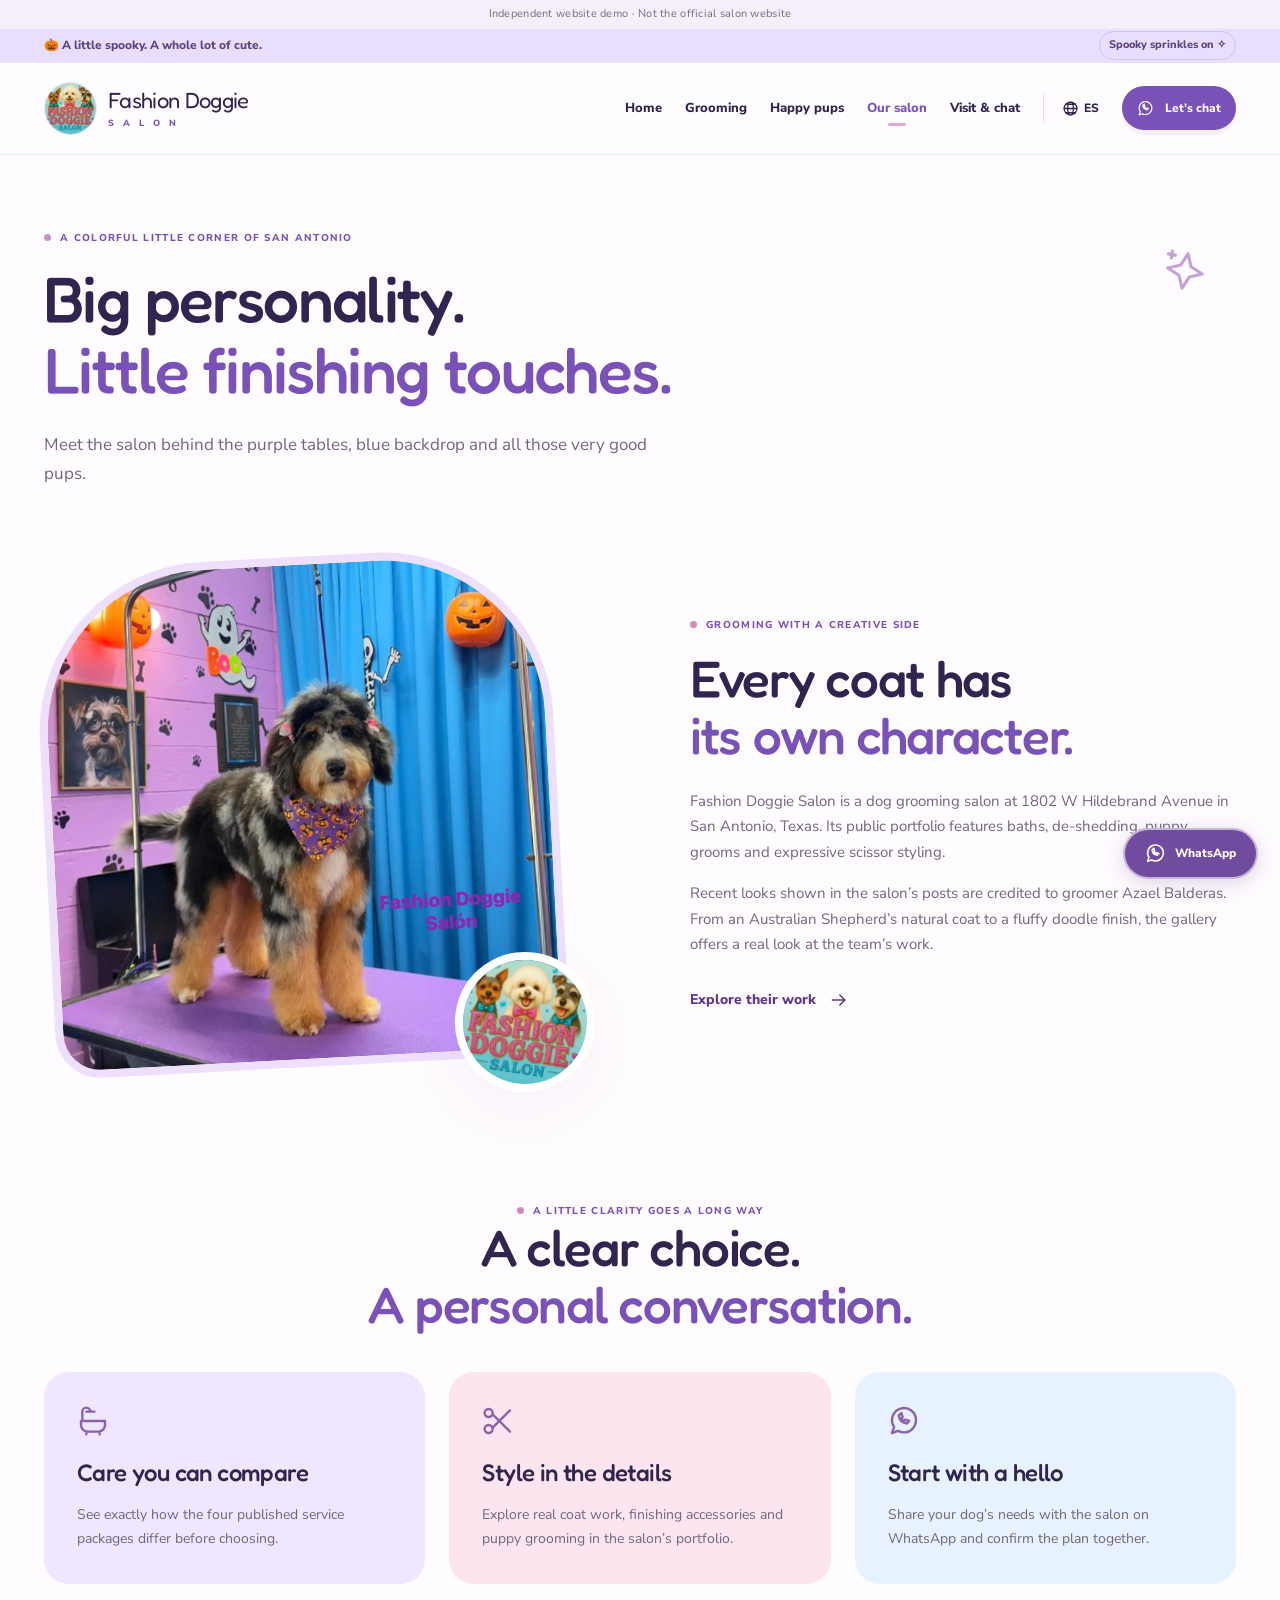
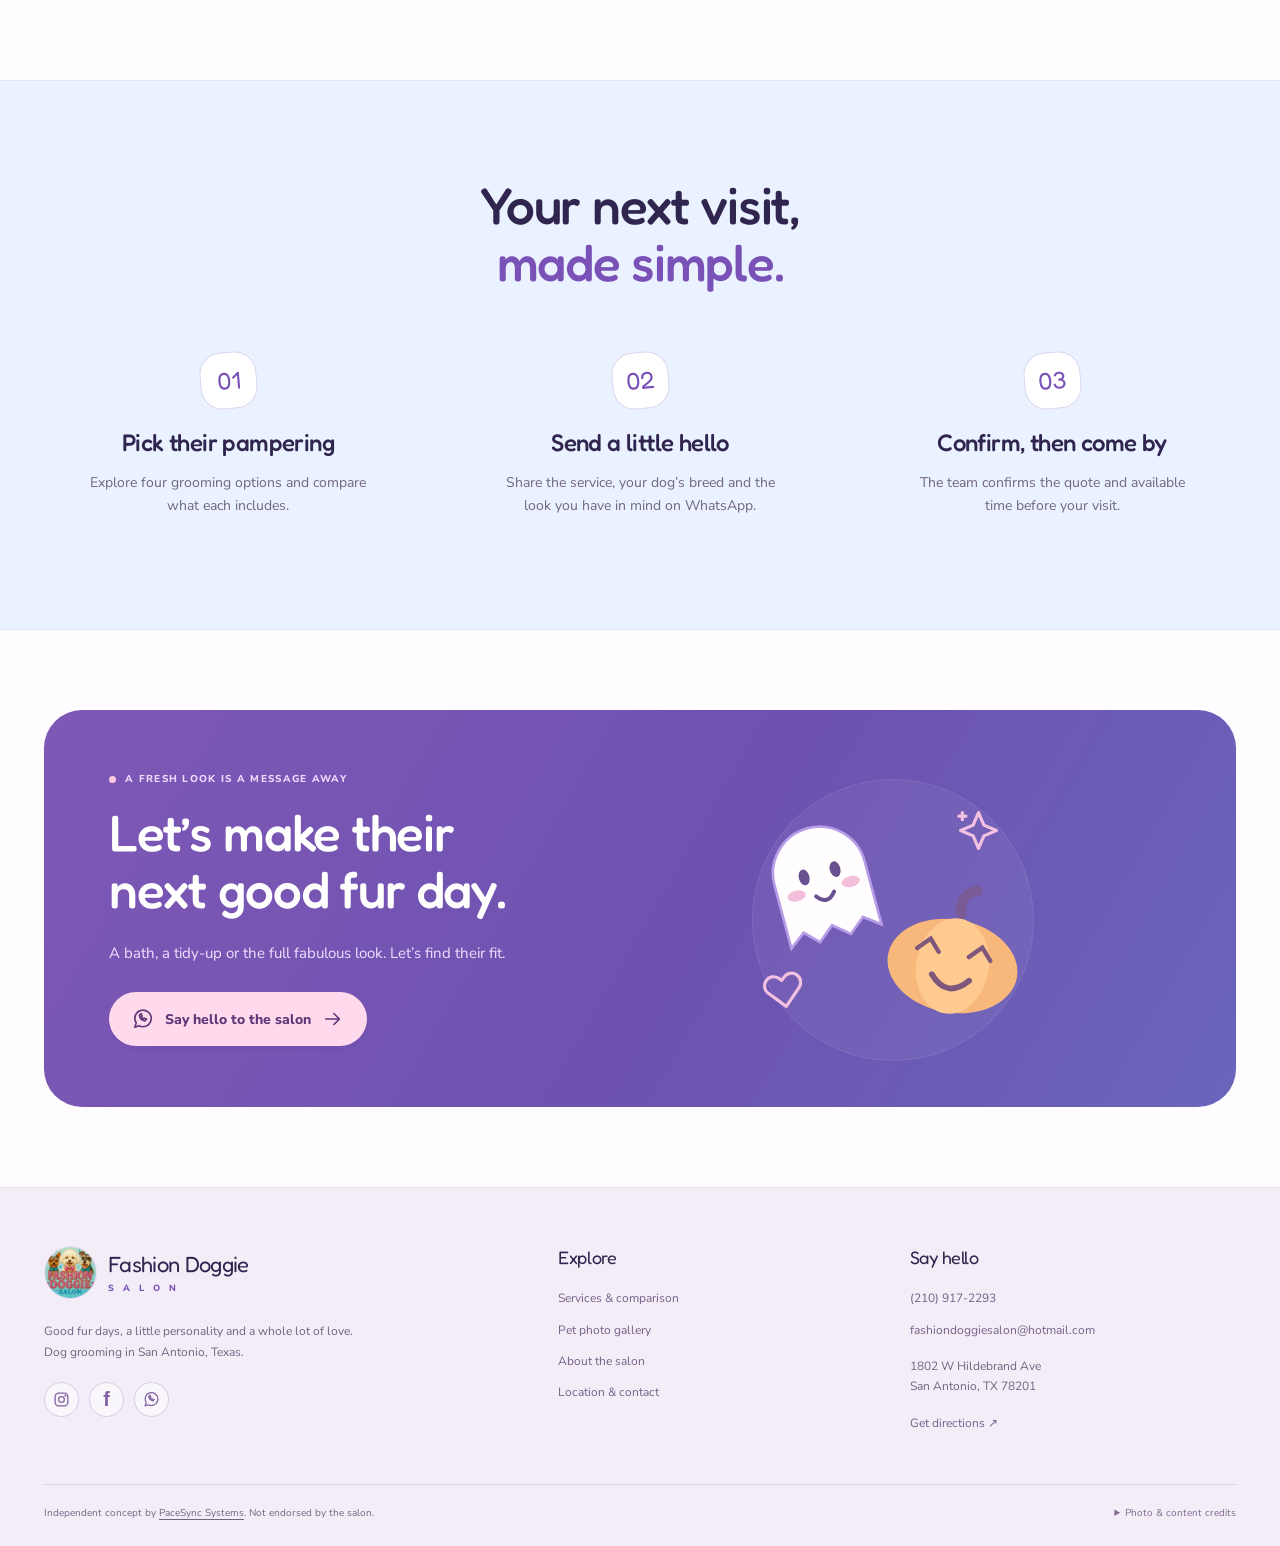
<file: about.html>
<!doctype html><html lang="en"><head><meta charset="utf-8"><meta name="viewport" content="width=device-width, initial-scale=1"><meta name="robots" content="noindex,nofollow,noarchive"><meta name="theme-color" content="#eee5ff"><meta name="description" content="Independent bilingual website demo for Fashion Doggie Salon, San Antonio. Explore four grooming packages, original salon photos and WhatsApp enquiries."><meta http-equiv="Content-Security-Policy" content="default-src 'self'; img-src 'self' data:; style-src 'self'; font-src 'self'; script-src 'self'; connect-src 'none'; frame-src https://www.google.com https://maps.google.com; object-src 'none'; base-uri 'self'; form-action 'none'; upgrade-insecure-requests"><title>Meet the Salon | Fashion Doggie Salon — Demo</title><link rel="icon" href="assets/favicon.svg" type="image/svg+xml"><link rel="stylesheet" href="assets/fonts.css?v=2"><link rel="stylesheet" href="style.css"></head><body data-lang="en"><a class="skip" href="#main">Skip to content</a>
    <div class="demo-bar">Independent website demo · Not the official salon website</div>
    <div class="season-bar"><div class="wrap"><span>🎃 A little spooky. A whole lot of cute.</span><button class="sprinkle-toggle" aria-pressed="true">Spooky sprinkles <span data-toggle-state>on</span> ✧</button></div></div>
    <header class="header"><div class="wrap nav-wrap"><a class="brand" href="index.html"><img src="assets/logo.webp" alt="Fashion Doggie Salon logo" width="58" height="58"><span>Fashion Doggie<small>S A L O N</small></span></a><button class="menu-toggle" aria-label="Open navigation" aria-controls="main-nav" aria-expanded="false"><span></span><span></span><span></span></button><nav id="main-nav" aria-label="Main navigation"><a href="index.html" >Home</a><a href="services.html" >Grooming</a><a href="gallery.html" >Happy pups</a><a href="about.html" aria-current="page">Our salon</a><a href="visit.html" >Visit & chat</a></nav><a class="lang-toggle" href="es/about.html" lang="es" aria-label="Leer esta página en español"><svg class="icon " viewBox="0 0 24 24" fill="none" stroke="currentColor" stroke-width="1.8" stroke-linecap="round" stroke-linejoin="round" aria-hidden="true"><circle cx="12" cy="12" r="9"/><ellipse cx="12" cy="12" rx="4" ry="9"/><path d="M3 12h18M5 6h14M5 18h14"/></svg>ES</a><a class="button small primary nav-cta" href="https://wa.me/12109172293?text=Hi%20Fashion%20Doggie%20Salon%21%20I%20would%20like%20to%20ask%20about%20a%20grooming%20appointment." target="_blank" rel="noopener noreferrer"><svg class="icon " viewBox="0 0 24 24" fill="none" stroke="currentColor" stroke-width="1.8" stroke-linecap="round" stroke-linejoin="round" aria-hidden="true"><path d="M21 11.5a9 9 0 0 1-9 9c-1.6 0-3.1-.4-4.4-1.1L3 21l1.6-4.6A9 9 0 1 1 21 11.5Z"/><path d="M8 8c1 4 2 5 6 6l2-2-3-1-1 1-2-2 1-1-1-3Z"/></svg>Let’s chat<svg class="icon " viewBox="0 0 24 24" fill="none" stroke="currentColor" stroke-width="1.8" stroke-linecap="round" stroke-linejoin="round" aria-hidden="true"><path d="M4 12h15m-6-6 6 6-6 6"/></svg></a></div></header><main id="main"><section class="page-intro wrap"><p class="eyebrow"><span></span>A COLORFUL LITTLE CORNER OF SAN ANTONIO</p><h1>Big personality.<br><span>Little finishing touches.</span></h1><p>Meet the salon behind the purple tables, blue backdrop and all those very good pups.</p><svg class="icon intro-spark" viewBox="0 0 24 24" fill="none" stroke="currentColor" stroke-width="1.8" stroke-linecap="round" stroke-linejoin="round" aria-hidden="true"><path d="m12 2 3 7 7 3-7 3-3 7-3-7-7-3 7-3ZM3 2v4M1 4h4"/></svg></section><section class="wrap about-main"><div class="about-collage"><img src="assets/aussiedoodle.webp" alt="Aussiedoodle in the salon" width="650" height="800"><img src="assets/logo.webp" alt="Fashion Doggie Salon logo" width="150" height="150" class="about-logo"></div><div><p class="eyebrow"><span></span>GROOMING WITH A CREATIVE SIDE</p><h2>Every coat has<br><span>its own character.</span></h2><p>Fashion Doggie Salon is a dog grooming salon at 1802 W Hildebrand Avenue in San Antonio, Texas. Its public portfolio features baths, de-shedding, puppy grooms and expressive scissor styling.</p><p>Recent looks shown in the salon’s posts are credited to groomer Azael Balderas. From an Australian Shepherd’s natural coat to a fluffy doodle finish, the gallery offers a real look at the team’s work.</p><a class="text-link" href="gallery.html">Explore their work<svg class="icon " viewBox="0 0 24 24" fill="none" stroke="currentColor" stroke-width="1.8" stroke-linecap="round" stroke-linejoin="round" aria-hidden="true"><path d="M4 12h15m-6-6 6 6-6 6"/></svg></a></div></section><section class="section wrap"><div class="center-heading"><p class="eyebrow"><span></span>A LITTLE CLARITY GOES A LONG WAY</p><h2>A clear choice.<br><span>A personal conversation.</span></h2></div><div class="values-grid"><article><svg class="icon " viewBox="0 0 24 24" fill="none" stroke="currentColor" stroke-width="1.8" stroke-linecap="round" stroke-linejoin="round" aria-hidden="true"><path d="M3 12h18v3a5 5 0 0 1-5 5H8a5 5 0 0 1-5-5ZM4 12V5a3 3 0 0 1 6 0M7 5h6M7 20v2m10-2v2"/></svg><h3>Care you can compare</h3><p>See exactly how the four published service packages differ before choosing.</p></article><article><svg class="icon " viewBox="0 0 24 24" fill="none" stroke="currentColor" stroke-width="1.8" stroke-linecap="round" stroke-linejoin="round" aria-hidden="true"><circle cx="5" cy="6" r="3"/><circle cx="5" cy="18" r="3"/><path d="m8 7 13 13M8 17 21 4"/></svg><h3>Style in the details</h3><p>Explore real coat work, finishing accessories and puppy grooming in the salon’s portfolio.</p></article><article><svg class="icon " viewBox="0 0 24 24" fill="none" stroke="currentColor" stroke-width="1.8" stroke-linecap="round" stroke-linejoin="round" aria-hidden="true"><path d="M21 11.5a9 9 0 0 1-9 9c-1.6 0-3.1-.4-4.4-1.1L3 21l1.6-4.6A9 9 0 1 1 21 11.5Z"/><path d="M8 8c1 4 2 5 6 6l2-2-3-1-1 1-2-2 1-1-1-3Z"/></svg><h3>Start with a hello</h3><p>Share your dog’s needs with the salon on WhatsApp and confirm the plan together.</p></article></div></section><section class="how-section section"><div class="wrap"><div class="center-heading"><h2>Your next visit,<br><span>made simple.</span></h2></div><div class="steps-grid"><article><span class="step-number">01</span><h3>Pick their pampering</h3><p>Explore four grooming options and compare what each includes.</p></article><article><span class="step-number">02</span><h3>Send a little hello</h3><p>Share the service, your dog’s breed and the look you have in mind on WhatsApp.</p></article><article><span class="step-number">03</span><h3>Confirm, then come by</h3><p>The team confirms the quote and available time before your visit.</p></article></div></div></section><section class="wrap final-cta"><div><p class="eyebrow"><span></span>A FRESH LOOK IS A MESSAGE AWAY</p><h2>Let’s make their<br>next good fur day.</h2><p>A bath, a tidy-up or the full fabulous look. Let’s find their fit.</p><a class="button primary" href="https://wa.me/12109172293?text=Hi%20Fashion%20Doggie%20Salon%21%20I%20would%20like%20to%20ask%20about%20a%20grooming%20appointment." target="_blank" rel="noopener noreferrer"><svg class="icon " viewBox="0 0 24 24" fill="none" stroke="currentColor" stroke-width="1.8" stroke-linecap="round" stroke-linejoin="round" aria-hidden="true"><path d="M21 11.5a9 9 0 0 1-9 9c-1.6 0-3.1-.4-4.4-1.1L3 21l1.6-4.6A9 9 0 1 1 21 11.5Z"/><path d="M8 8c1 4 2 5 6 6l2-2-3-1-1 1-2-2 1-1-1-3Z"/></svg>Say hello to the salon<svg class="icon " viewBox="0 0 24 24" fill="none" stroke="currentColor" stroke-width="1.8" stroke-linecap="round" stroke-linejoin="round" aria-hidden="true"><path d="M4 12h15m-6-6 6 6-6 6"/></svg></a></div><div class="cta-art"><svg class="ghost " viewBox="0 0 90 110" aria-hidden="true"><path d="M10 97V48a35 35 0 0 1 70 0v49l-12-9-12 10-12-10-12 10-10-10Z" fill="#fffdfd" stroke="#b79ce8" stroke-width="2"/><ellipse cx="33" cy="48" rx="4" ry="6" fill="#68518e"/><ellipse cx="57" cy="48" rx="4" ry="6" fill="#68518e"/><path d="M38 64q7 9 14 0" fill="none" stroke="#68518e" stroke-width="3" stroke-linecap="round"/><ellipse cx="24" cy="60" rx="7" ry="4" fill="#f4bfdb"/><ellipse cx="66" cy="60" rx="7" ry="4" fill="#f4bfdb"/></svg><svg class="pumpkin " viewBox="0 0 110 100" aria-hidden="true"><path d="M55 24q-5-13 8-18" fill="none" stroke="#795a95" stroke-width="7" stroke-linecap="round"/><ellipse cx="55" cy="60" rx="45" ry="32" fill="#f8b77b"/><ellipse cx="55" cy="60" rx="25" ry="33" fill="#ffca8f"/><path d="m29 52 8-8 7 8m21 0 8-8 7 8" fill="none" stroke="#80577c" stroke-width="3" stroke-linecap="round"/><path d="M42 68q13 15 26 0" fill="none" stroke="#80577c" stroke-width="4" stroke-linecap="round"/></svg><svg class="icon " viewBox="0 0 24 24" fill="none" stroke="currentColor" stroke-width="1.8" stroke-linecap="round" stroke-linejoin="round" aria-hidden="true"><path d="M20.8 4.7a5.1 5.1 0 0 0-7.2 0L12 6.3l-1.6-1.6a5.1 5.1 0 0 0-7.2 7.2L12 21l8.8-9.1a5.1 5.1 0 0 0 0-7.2Z"/></svg><svg class="icon " viewBox="0 0 24 24" fill="none" stroke="currentColor" stroke-width="1.8" stroke-linecap="round" stroke-linejoin="round" aria-hidden="true"><path d="m12 2 3 7 7 3-7 3-3 7-3-7-7-3 7-3ZM3 2v4M1 4h4"/></svg></div></section></main><footer><div class="wrap footer-top"><div class="footer-main"><a class="brand" href="index.html"><img src="assets/logo.webp" alt="" width="58" height="58"><span>Fashion Doggie<small>S A L O N</small></span></a><p>Good fur days, a little personality and a whole lot of love. Dog grooming in San Antonio, Texas.</p><div class="socials"><a href="https://www.instagram.com/fashiondoggiesalon/" aria-label="Instagram" target="_blank" rel="noopener noreferrer"><svg class="icon " viewBox="0 0 24 24" fill="none" stroke="currentColor" stroke-width="1.8" stroke-linecap="round" stroke-linejoin="round" aria-hidden="true"><rect x="3" y="3" width="18" height="18" rx="5"/><circle cx="12" cy="12" r="4"/><circle cx="17.5" cy="6.5" r=".6" fill="currentColor"/></svg></a><a href="https://www.facebook.com/people/Fashion-Doggie-Salon/61576991880199" aria-label="Facebook" target="_blank" rel="noopener noreferrer">f</a><a href="https://wa.me/12109172293" aria-label="WhatsApp" target="_blank" rel="noopener noreferrer"><svg class="icon " viewBox="0 0 24 24" fill="none" stroke="currentColor" stroke-width="1.8" stroke-linecap="round" stroke-linejoin="round" aria-hidden="true"><path d="M21 11.5a9 9 0 0 1-9 9c-1.6 0-3.1-.4-4.4-1.1L3 21l1.6-4.6A9 9 0 1 1 21 11.5Z"/><path d="M8 8c1 4 2 5 6 6l2-2-3-1-1 1-2-2 1-1-1-3Z"/></svg></a></div></div><div><h3>Explore</h3><a href="services.html">Services & comparison</a><a href="gallery.html">Pet photo gallery</a><a href="about.html">About the salon</a><a href="visit.html">Location & contact</a></div><div class="footer-contact"><h3>Say hello</h3><a href="tel:+12109172293">(210) 917-2293</a><a href="mailto:fashiondoggiesalon@hotmail.com">fashiondoggiesalon@hotmail.com</a><p>1802 W Hildebrand Ave<br>San Antonio, TX 78201</p><a href="https://www.google.com/maps/place/Fashion+Doggie+Salon/@29.4660716,-98.5243858,17z/data=!4m6!3m5!1s0x865c5f00046b3a19:0x54e66f89a75852a6!8m2!3d29.4660716!4d-98.5243858!16s%2Fg%2F11yd1d560v" target="_blank" rel="noopener noreferrer">Get directions ↗</a></div></div><div class="wrap footer-bottom"><p>Independent concept by <a href="https://pacesyncsystems.com" target="_blank" rel="noopener noreferrer">PaceSync Systems</a>. Not endorsed by the salon.</p><details><summary>Photo & content credits</summary><p>Logo and pet photos are from the salon’s public Instagram. Services are based on its published comparison; confirm current inclusions and prices with the team. Review excerpts are sourced from Google Maps, checked 30 October 2026. Spanish review summaries are paraphrases. This temporary design preview collects no submissions and creates no appointments. <a href="https://www.instagram.com/fashiondoggiesalon/" target="_blank" rel="noopener noreferrer">Instagram</a> · <a href="https://www.instagram.com/fashiondoggiesalon/p/DanbDzlxazp/" target="_blank" rel="noopener noreferrer">Service source</a> · <a href="https://www.google.com/maps/place/Fashion+Doggie+Salon/@29.4660716,-98.5243858,17z/data=!4m6!3m5!1s0x865c5f00046b3a19:0x54e66f89a75852a6!8m2!3d29.4660716!4d-98.5243858!16s%2Fg%2F11yd1d560v" target="_blank" rel="noopener noreferrer">Google Maps</a></p></details></div></footer>
    <a class="floating-wa" href="https://wa.me/12109172293" target="_blank" rel="noopener noreferrer" aria-label="Chat with the salon on WhatsApp"><svg class="icon " viewBox="0 0 24 24" fill="none" stroke="currentColor" stroke-width="1.8" stroke-linecap="round" stroke-linejoin="round" aria-hidden="true"><path d="M21 11.5a9 9 0 0 1-9 9c-1.6 0-3.1-.4-4.4-1.1L3 21l1.6-4.6A9 9 0 1 1 21 11.5Z"/><path d="M8 8c1 4 2 5 6 6l2-2-3-1-1 1-2-2 1-1-1-3Z"/></svg><span>WhatsApp</span></a>
    <dialog class="lightbox" aria-label="Salon photo viewer"><button class="lightbox-close" aria-label="Close photo">×</button><button class="lightbox-prev" aria-label="Previous photo">‹</button><figure><img src="assets/aussie-halloween.webp" alt=""><figcaption></figcaption><a class="photo-source" href="https://www.instagram.com/fashiondoggiesalon/" target="_blank" rel="noopener noreferrer">View original post ↗</a></figure><button class="lightbox-next" aria-label="Next photo">›</button></dialog><script src="app.js" defer></script></body></html>
</file>
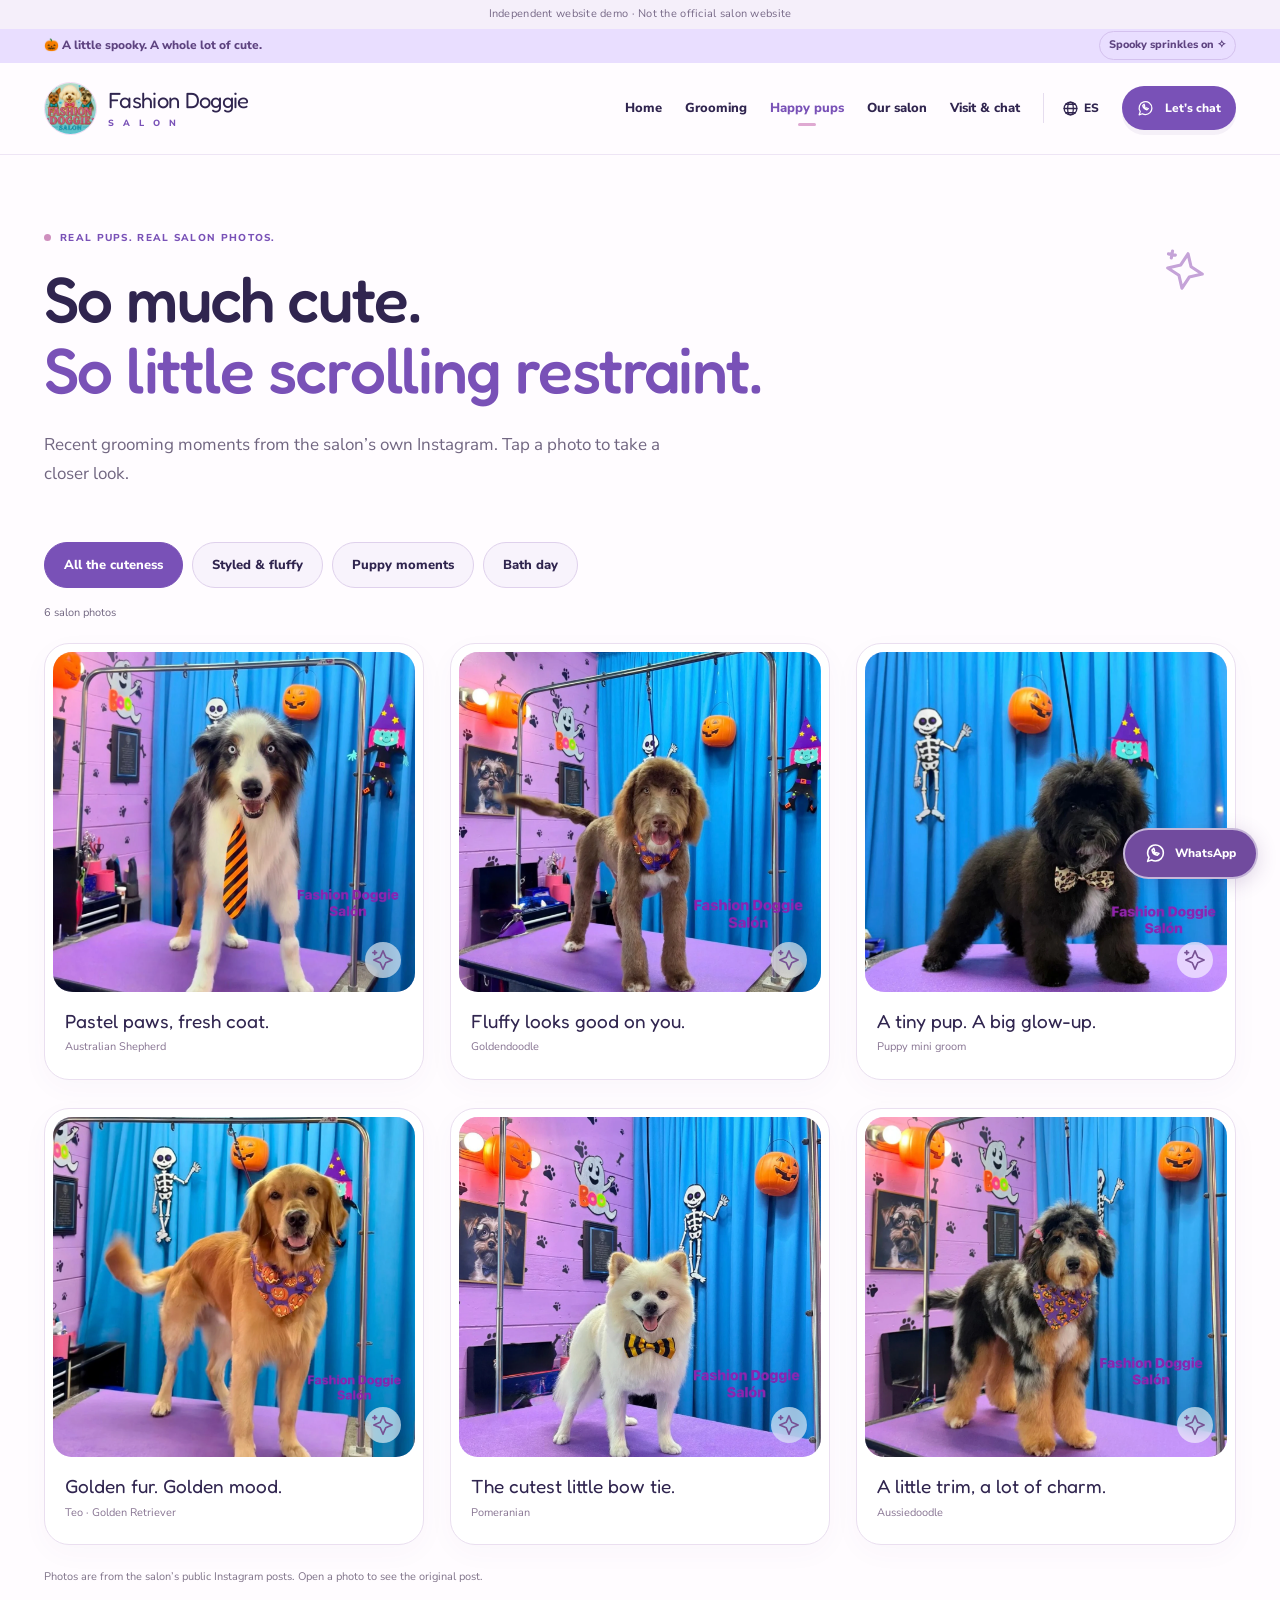
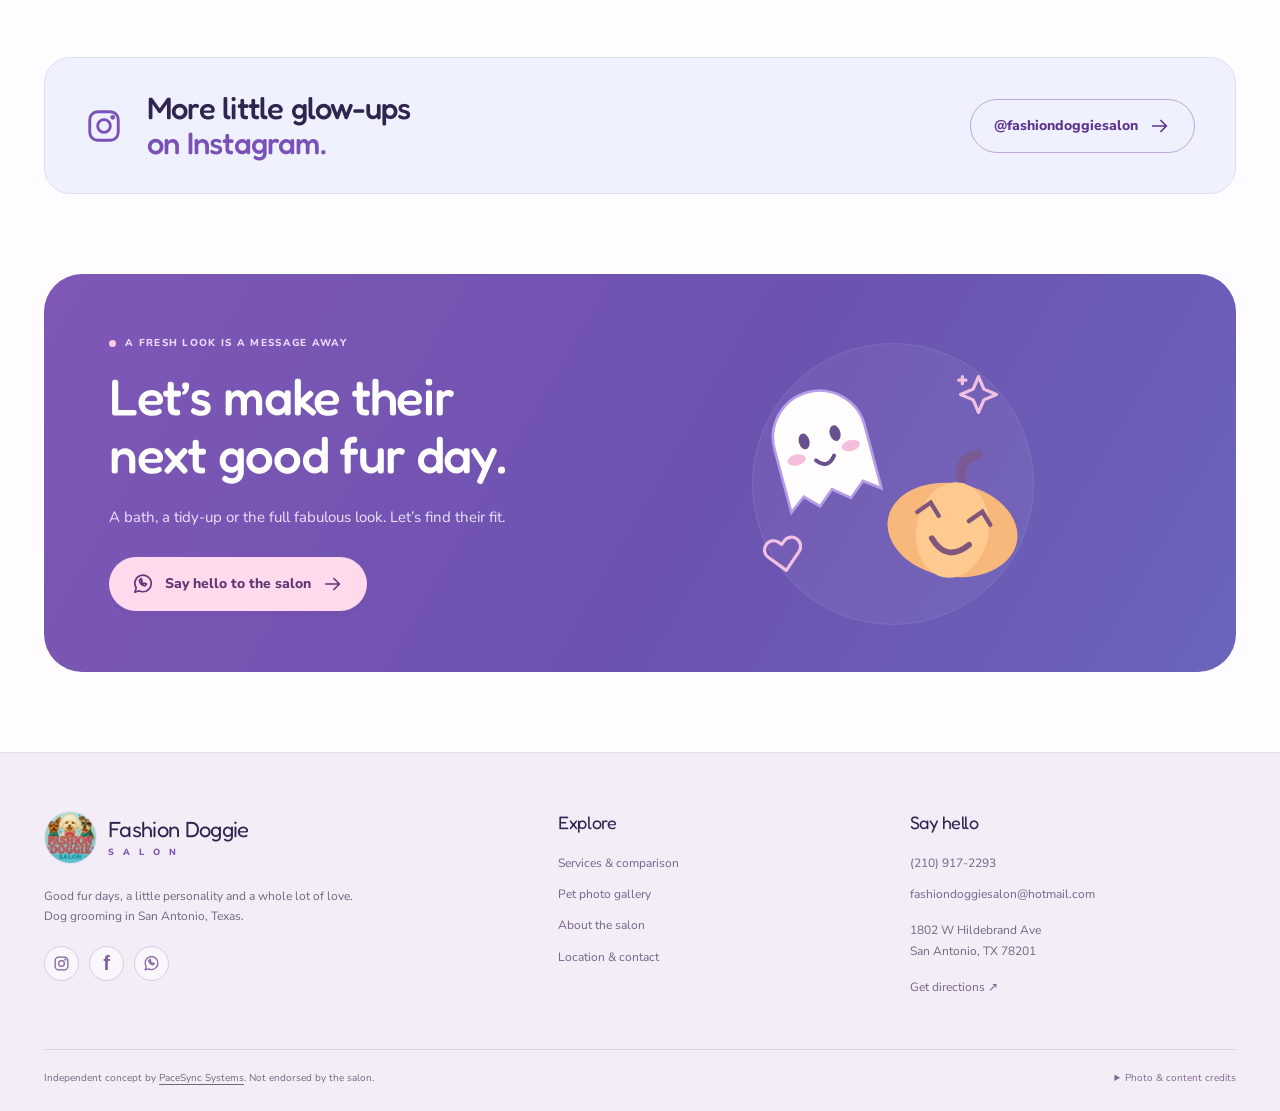
<file: gallery.html>
<!doctype html><html lang="en"><head><meta charset="utf-8"><meta name="viewport" content="width=device-width, initial-scale=1"><meta name="robots" content="noindex,nofollow,noarchive"><meta name="theme-color" content="#eee5ff"><meta name="description" content="Independent bilingual website demo for Fashion Doggie Salon, San Antonio. Explore four grooming packages, original salon photos and WhatsApp enquiries."><meta http-equiv="Content-Security-Policy" content="default-src 'self'; img-src 'self' data:; style-src 'self'; font-src 'self'; script-src 'self'; connect-src 'none'; frame-src https://www.google.com https://maps.google.com; object-src 'none'; base-uri 'self'; form-action 'none'; upgrade-insecure-requests"><title>Happy Pups Gallery | Fashion Doggie Salon — Demo</title><link rel="icon" href="assets/favicon.svg" type="image/svg+xml"><link rel="stylesheet" href="assets/fonts.css?v=2"><link rel="stylesheet" href="style.css"></head><body data-lang="en"><a class="skip" href="#main">Skip to content</a>
    <div class="demo-bar">Independent website demo · Not the official salon website</div>
    <div class="season-bar"><div class="wrap"><span>🎃 A little spooky. A whole lot of cute.</span><button class="sprinkle-toggle" aria-pressed="true">Spooky sprinkles <span data-toggle-state>on</span> ✧</button></div></div>
    <header class="header"><div class="wrap nav-wrap"><a class="brand" href="index.html"><img src="assets/logo.webp" alt="Fashion Doggie Salon logo" width="58" height="58"><span>Fashion Doggie<small>S A L O N</small></span></a><button class="menu-toggle" aria-label="Open navigation" aria-controls="main-nav" aria-expanded="false"><span></span><span></span><span></span></button><nav id="main-nav" aria-label="Main navigation"><a href="index.html" >Home</a><a href="services.html" >Grooming</a><a href="gallery.html" aria-current="page">Happy pups</a><a href="about.html" >Our salon</a><a href="visit.html" >Visit & chat</a></nav><a class="lang-toggle" href="es/gallery.html" lang="es" aria-label="Leer esta página en español"><svg class="icon " viewBox="0 0 24 24" fill="none" stroke="currentColor" stroke-width="1.8" stroke-linecap="round" stroke-linejoin="round" aria-hidden="true"><circle cx="12" cy="12" r="9"/><ellipse cx="12" cy="12" rx="4" ry="9"/><path d="M3 12h18M5 6h14M5 18h14"/></svg>ES</a><a class="button small primary nav-cta" href="https://wa.me/12109172293?text=Hi%20Fashion%20Doggie%20Salon%21%20I%20would%20like%20to%20ask%20about%20a%20grooming%20appointment." target="_blank" rel="noopener noreferrer"><svg class="icon " viewBox="0 0 24 24" fill="none" stroke="currentColor" stroke-width="1.8" stroke-linecap="round" stroke-linejoin="round" aria-hidden="true"><path d="M21 11.5a9 9 0 0 1-9 9c-1.6 0-3.1-.4-4.4-1.1L3 21l1.6-4.6A9 9 0 1 1 21 11.5Z"/><path d="M8 8c1 4 2 5 6 6l2-2-3-1-1 1-2-2 1-1-1-3Z"/></svg>Let’s chat<svg class="icon " viewBox="0 0 24 24" fill="none" stroke="currentColor" stroke-width="1.8" stroke-linecap="round" stroke-linejoin="round" aria-hidden="true"><path d="M4 12h15m-6-6 6 6-6 6"/></svg></a></div></header><main id="main"><section class="page-intro wrap"><p class="eyebrow"><span></span>REAL PUPS. REAL SALON PHOTOS.</p><h1>So much cute.<br><span>So little scrolling restraint.</span></h1><p>Recent grooming moments from the salon’s own Instagram. Tap a photo to take a closer look.</p><svg class="icon intro-spark" viewBox="0 0 24 24" fill="none" stroke="currentColor" stroke-width="1.8" stroke-linecap="round" stroke-linejoin="round" aria-hidden="true"><path d="m12 2 3 7 7 3-7 3-3 7-3-7-7-3 7-3ZM3 2v4M1 4h4"/></svg></section><section class="wrap gallery-main"><div class="gallery-filters" role="group" aria-label="Filter pet photos"><button class="filter active" data-filter="all" aria-pressed="true">All the cuteness</button><button class="filter " data-filter="styling" aria-pressed="false">Styled & fluffy</button><button class="filter " data-filter="puppy" aria-pressed="false">Puppy moments</button><button class="filter " data-filter="bath" aria-pressed="false">Bath day</button></div><p class="gallery-count" aria-live="polite">6 salon photos</p><div class="photo-grid"><figure class="photo-card" data-kind="styling"><button class="photo-open" data-source="https://www.instagram.com/fashiondoggiesalon/p/DfFJr1OETXs/" aria-label="Enlarge Australian Shepherd"><img src="assets/aussie-halloween.webp" alt="Australian Shepherd · Fashion Doggie Salon" loading="lazy" width="650" height="800"><span><svg class="icon " viewBox="0 0 24 24" fill="none" stroke="currentColor" stroke-width="1.8" stroke-linecap="round" stroke-linejoin="round" aria-hidden="true"><path d="m12 2 3 7 7 3-7 3-3 7-3-7-7-3 7-3ZM3 2v4M1 4h4"/></svg></span></button><figcaption><strong>Pastel paws, fresh coat.</strong><small>Australian Shepherd</small></figcaption></figure><figure class="photo-card" data-kind="styling"><button class="photo-open" data-source="https://www.instagram.com/fashiondoggiesalon/p/De4SJfREQZO/" aria-label="Enlarge Goldendoodle"><img src="assets/goldendoodle.webp" alt="Goldendoodle · Fashion Doggie Salon" loading="lazy" width="650" height="800"><span><svg class="icon " viewBox="0 0 24 24" fill="none" stroke="currentColor" stroke-width="1.8" stroke-linecap="round" stroke-linejoin="round" aria-hidden="true"><path d="m12 2 3 7 7 3-7 3-3 7-3-7-7-3 7-3ZM3 2v4M1 4h4"/></svg></span></button><figcaption><strong>Fluffy looks good on you.</strong><small>Goldendoodle</small></figcaption></figure><figure class="photo-card" data-kind="puppy"><button class="photo-open" data-source="https://www.instagram.com/fashiondoggiesalon/p/De_-jw5kVRb/" aria-label="Enlarge Puppy mini groom"><img src="assets/puppy-mini.webp" alt="Puppy mini groom · Fashion Doggie Salon" loading="lazy" width="650" height="800"><span><svg class="icon " viewBox="0 0 24 24" fill="none" stroke="currentColor" stroke-width="1.8" stroke-linecap="round" stroke-linejoin="round" aria-hidden="true"><path d="m12 2 3 7 7 3-7 3-3 7-3-7-7-3 7-3ZM3 2v4M1 4h4"/></svg></span></button><figcaption><strong>A tiny pup. A big glow-up.</strong><small>Puppy mini groom</small></figcaption></figure><figure class="photo-card" data-kind="bath"><button class="photo-open" data-source="https://www.instagram.com/fashiondoggiesalon/p/DewnOQ8kUbA/" aria-label="Enlarge Teo · Golden Retriever"><img src="assets/teo-golden.webp" alt="Teo · Golden Retriever · Fashion Doggie Salon" loading="lazy" width="650" height="800"><span><svg class="icon " viewBox="0 0 24 24" fill="none" stroke="currentColor" stroke-width="1.8" stroke-linecap="round" stroke-linejoin="round" aria-hidden="true"><path d="m12 2 3 7 7 3-7 3-3 7-3-7-7-3 7-3ZM3 2v4M1 4h4"/></svg></span></button><figcaption><strong>Golden fur. Golden mood.</strong><small>Teo · Golden Retriever</small></figcaption></figure><figure class="photo-card" data-kind="styling"><button class="photo-open" data-source="https://www.instagram.com/fashiondoggiesalon/p/DemdykpEfTV/" aria-label="Enlarge Pomeranian"><img src="assets/pomeranian.webp" alt="Pomeranian · Fashion Doggie Salon" loading="lazy" width="650" height="800"><span><svg class="icon " viewBox="0 0 24 24" fill="none" stroke="currentColor" stroke-width="1.8" stroke-linecap="round" stroke-linejoin="round" aria-hidden="true"><path d="m12 2 3 7 7 3-7 3-3 7-3-7-7-3 7-3ZM3 2v4M1 4h4"/></svg></span></button><figcaption><strong>The cutest little bow tie.</strong><small>Pomeranian</small></figcaption></figure><figure class="photo-card" data-kind="puppy"><button class="photo-open" data-source="https://www.instagram.com/fashiondoggiesalon/p/DerZmA1kQ5p/" aria-label="Enlarge Aussiedoodle"><img src="assets/aussiedoodle.webp" alt="Aussiedoodle · Fashion Doggie Salon" loading="lazy" width="650" height="800"><span><svg class="icon " viewBox="0 0 24 24" fill="none" stroke="currentColor" stroke-width="1.8" stroke-linecap="round" stroke-linejoin="round" aria-hidden="true"><path d="m12 2 3 7 7 3-7 3-3 7-3-7-7-3 7-3ZM3 2v4M1 4h4"/></svg></span></button><figcaption><strong>A little trim, a lot of charm.</strong><small>Aussiedoodle</small></figcaption></figure></div><p class="fine-print">Photos are from the salon’s public Instagram posts. Open a photo to see the original post.</p></section><section class="wrap gallery-follow"><div><svg class="icon " viewBox="0 0 24 24" fill="none" stroke="currentColor" stroke-width="1.8" stroke-linecap="round" stroke-linejoin="round" aria-hidden="true"><rect x="3" y="3" width="18" height="18" rx="5"/><circle cx="12" cy="12" r="4"/><circle cx="17.5" cy="6.5" r=".6" fill="currentColor"/></svg><h2>More little glow-ups<br><span>on Instagram.</span></h2></div><a class="button outline" href="https://www.instagram.com/fashiondoggiesalon/" target="_blank" rel="noopener noreferrer">@fashiondoggiesalon<svg class="icon " viewBox="0 0 24 24" fill="none" stroke="currentColor" stroke-width="1.8" stroke-linecap="round" stroke-linejoin="round" aria-hidden="true"><path d="M4 12h15m-6-6 6 6-6 6"/></svg></a></section><section class="wrap final-cta"><div><p class="eyebrow"><span></span>A FRESH LOOK IS A MESSAGE AWAY</p><h2>Let’s make their<br>next good fur day.</h2><p>A bath, a tidy-up or the full fabulous look. Let’s find their fit.</p><a class="button primary" href="https://wa.me/12109172293?text=Hi%20Fashion%20Doggie%20Salon%21%20I%20would%20like%20to%20ask%20about%20a%20grooming%20appointment." target="_blank" rel="noopener noreferrer"><svg class="icon " viewBox="0 0 24 24" fill="none" stroke="currentColor" stroke-width="1.8" stroke-linecap="round" stroke-linejoin="round" aria-hidden="true"><path d="M21 11.5a9 9 0 0 1-9 9c-1.6 0-3.1-.4-4.4-1.1L3 21l1.6-4.6A9 9 0 1 1 21 11.5Z"/><path d="M8 8c1 4 2 5 6 6l2-2-3-1-1 1-2-2 1-1-1-3Z"/></svg>Say hello to the salon<svg class="icon " viewBox="0 0 24 24" fill="none" stroke="currentColor" stroke-width="1.8" stroke-linecap="round" stroke-linejoin="round" aria-hidden="true"><path d="M4 12h15m-6-6 6 6-6 6"/></svg></a></div><div class="cta-art"><svg class="ghost " viewBox="0 0 90 110" aria-hidden="true"><path d="M10 97V48a35 35 0 0 1 70 0v49l-12-9-12 10-12-10-12 10-10-10Z" fill="#fffdfd" stroke="#b79ce8" stroke-width="2"/><ellipse cx="33" cy="48" rx="4" ry="6" fill="#68518e"/><ellipse cx="57" cy="48" rx="4" ry="6" fill="#68518e"/><path d="M38 64q7 9 14 0" fill="none" stroke="#68518e" stroke-width="3" stroke-linecap="round"/><ellipse cx="24" cy="60" rx="7" ry="4" fill="#f4bfdb"/><ellipse cx="66" cy="60" rx="7" ry="4" fill="#f4bfdb"/></svg><svg class="pumpkin " viewBox="0 0 110 100" aria-hidden="true"><path d="M55 24q-5-13 8-18" fill="none" stroke="#795a95" stroke-width="7" stroke-linecap="round"/><ellipse cx="55" cy="60" rx="45" ry="32" fill="#f8b77b"/><ellipse cx="55" cy="60" rx="25" ry="33" fill="#ffca8f"/><path d="m29 52 8-8 7 8m21 0 8-8 7 8" fill="none" stroke="#80577c" stroke-width="3" stroke-linecap="round"/><path d="M42 68q13 15 26 0" fill="none" stroke="#80577c" stroke-width="4" stroke-linecap="round"/></svg><svg class="icon " viewBox="0 0 24 24" fill="none" stroke="currentColor" stroke-width="1.8" stroke-linecap="round" stroke-linejoin="round" aria-hidden="true"><path d="M20.8 4.7a5.1 5.1 0 0 0-7.2 0L12 6.3l-1.6-1.6a5.1 5.1 0 0 0-7.2 7.2L12 21l8.8-9.1a5.1 5.1 0 0 0 0-7.2Z"/></svg><svg class="icon " viewBox="0 0 24 24" fill="none" stroke="currentColor" stroke-width="1.8" stroke-linecap="round" stroke-linejoin="round" aria-hidden="true"><path d="m12 2 3 7 7 3-7 3-3 7-3-7-7-3 7-3ZM3 2v4M1 4h4"/></svg></div></section></main><footer><div class="wrap footer-top"><div class="footer-main"><a class="brand" href="index.html"><img src="assets/logo.webp" alt="" width="58" height="58"><span>Fashion Doggie<small>S A L O N</small></span></a><p>Good fur days, a little personality and a whole lot of love. Dog grooming in San Antonio, Texas.</p><div class="socials"><a href="https://www.instagram.com/fashiondoggiesalon/" aria-label="Instagram" target="_blank" rel="noopener noreferrer"><svg class="icon " viewBox="0 0 24 24" fill="none" stroke="currentColor" stroke-width="1.8" stroke-linecap="round" stroke-linejoin="round" aria-hidden="true"><rect x="3" y="3" width="18" height="18" rx="5"/><circle cx="12" cy="12" r="4"/><circle cx="17.5" cy="6.5" r=".6" fill="currentColor"/></svg></a><a href="https://www.facebook.com/people/Fashion-Doggie-Salon/61576991880199" aria-label="Facebook" target="_blank" rel="noopener noreferrer">f</a><a href="https://wa.me/12109172293" aria-label="WhatsApp" target="_blank" rel="noopener noreferrer"><svg class="icon " viewBox="0 0 24 24" fill="none" stroke="currentColor" stroke-width="1.8" stroke-linecap="round" stroke-linejoin="round" aria-hidden="true"><path d="M21 11.5a9 9 0 0 1-9 9c-1.6 0-3.1-.4-4.4-1.1L3 21l1.6-4.6A9 9 0 1 1 21 11.5Z"/><path d="M8 8c1 4 2 5 6 6l2-2-3-1-1 1-2-2 1-1-1-3Z"/></svg></a></div></div><div><h3>Explore</h3><a href="services.html">Services & comparison</a><a href="gallery.html">Pet photo gallery</a><a href="about.html">About the salon</a><a href="visit.html">Location & contact</a></div><div class="footer-contact"><h3>Say hello</h3><a href="tel:+12109172293">(210) 917-2293</a><a href="mailto:fashiondoggiesalon@hotmail.com">fashiondoggiesalon@hotmail.com</a><p>1802 W Hildebrand Ave<br>San Antonio, TX 78201</p><a href="https://www.google.com/maps/place/Fashion+Doggie+Salon/@29.4660716,-98.5243858,17z/data=!4m6!3m5!1s0x865c5f00046b3a19:0x54e66f89a75852a6!8m2!3d29.4660716!4d-98.5243858!16s%2Fg%2F11yd1d560v" target="_blank" rel="noopener noreferrer">Get directions ↗</a></div></div><div class="wrap footer-bottom"><p>Independent concept by <a href="https://pacesyncsystems.com" target="_blank" rel="noopener noreferrer">PaceSync Systems</a>. Not endorsed by the salon.</p><details><summary>Photo & content credits</summary><p>Logo and pet photos are from the salon’s public Instagram. Services are based on its published comparison; confirm current inclusions and prices with the team. Review excerpts are sourced from Google Maps, checked 30 October 2026. Spanish review summaries are paraphrases. This temporary design preview collects no submissions and creates no appointments. <a href="https://www.instagram.com/fashiondoggiesalon/" target="_blank" rel="noopener noreferrer">Instagram</a> · <a href="https://www.instagram.com/fashiondoggiesalon/p/DanbDzlxazp/" target="_blank" rel="noopener noreferrer">Service source</a> · <a href="https://www.google.com/maps/place/Fashion+Doggie+Salon/@29.4660716,-98.5243858,17z/data=!4m6!3m5!1s0x865c5f00046b3a19:0x54e66f89a75852a6!8m2!3d29.4660716!4d-98.5243858!16s%2Fg%2F11yd1d560v" target="_blank" rel="noopener noreferrer">Google Maps</a></p></details></div></footer>
    <a class="floating-wa" href="https://wa.me/12109172293" target="_blank" rel="noopener noreferrer" aria-label="Chat with the salon on WhatsApp"><svg class="icon " viewBox="0 0 24 24" fill="none" stroke="currentColor" stroke-width="1.8" stroke-linecap="round" stroke-linejoin="round" aria-hidden="true"><path d="M21 11.5a9 9 0 0 1-9 9c-1.6 0-3.1-.4-4.4-1.1L3 21l1.6-4.6A9 9 0 1 1 21 11.5Z"/><path d="M8 8c1 4 2 5 6 6l2-2-3-1-1 1-2-2 1-1-1-3Z"/></svg><span>WhatsApp</span></a>
    <dialog class="lightbox" aria-label="Salon photo viewer"><button class="lightbox-close" aria-label="Close photo">×</button><button class="lightbox-prev" aria-label="Previous photo">‹</button><figure><img src="assets/aussie-halloween.webp" alt=""><figcaption></figcaption><a class="photo-source" href="https://www.instagram.com/fashiondoggiesalon/" target="_blank" rel="noopener noreferrer">View original post ↗</a></figure><button class="lightbox-next" aria-label="Next photo">›</button></dialog><script src="app.js" defer></script></body></html>
</file>
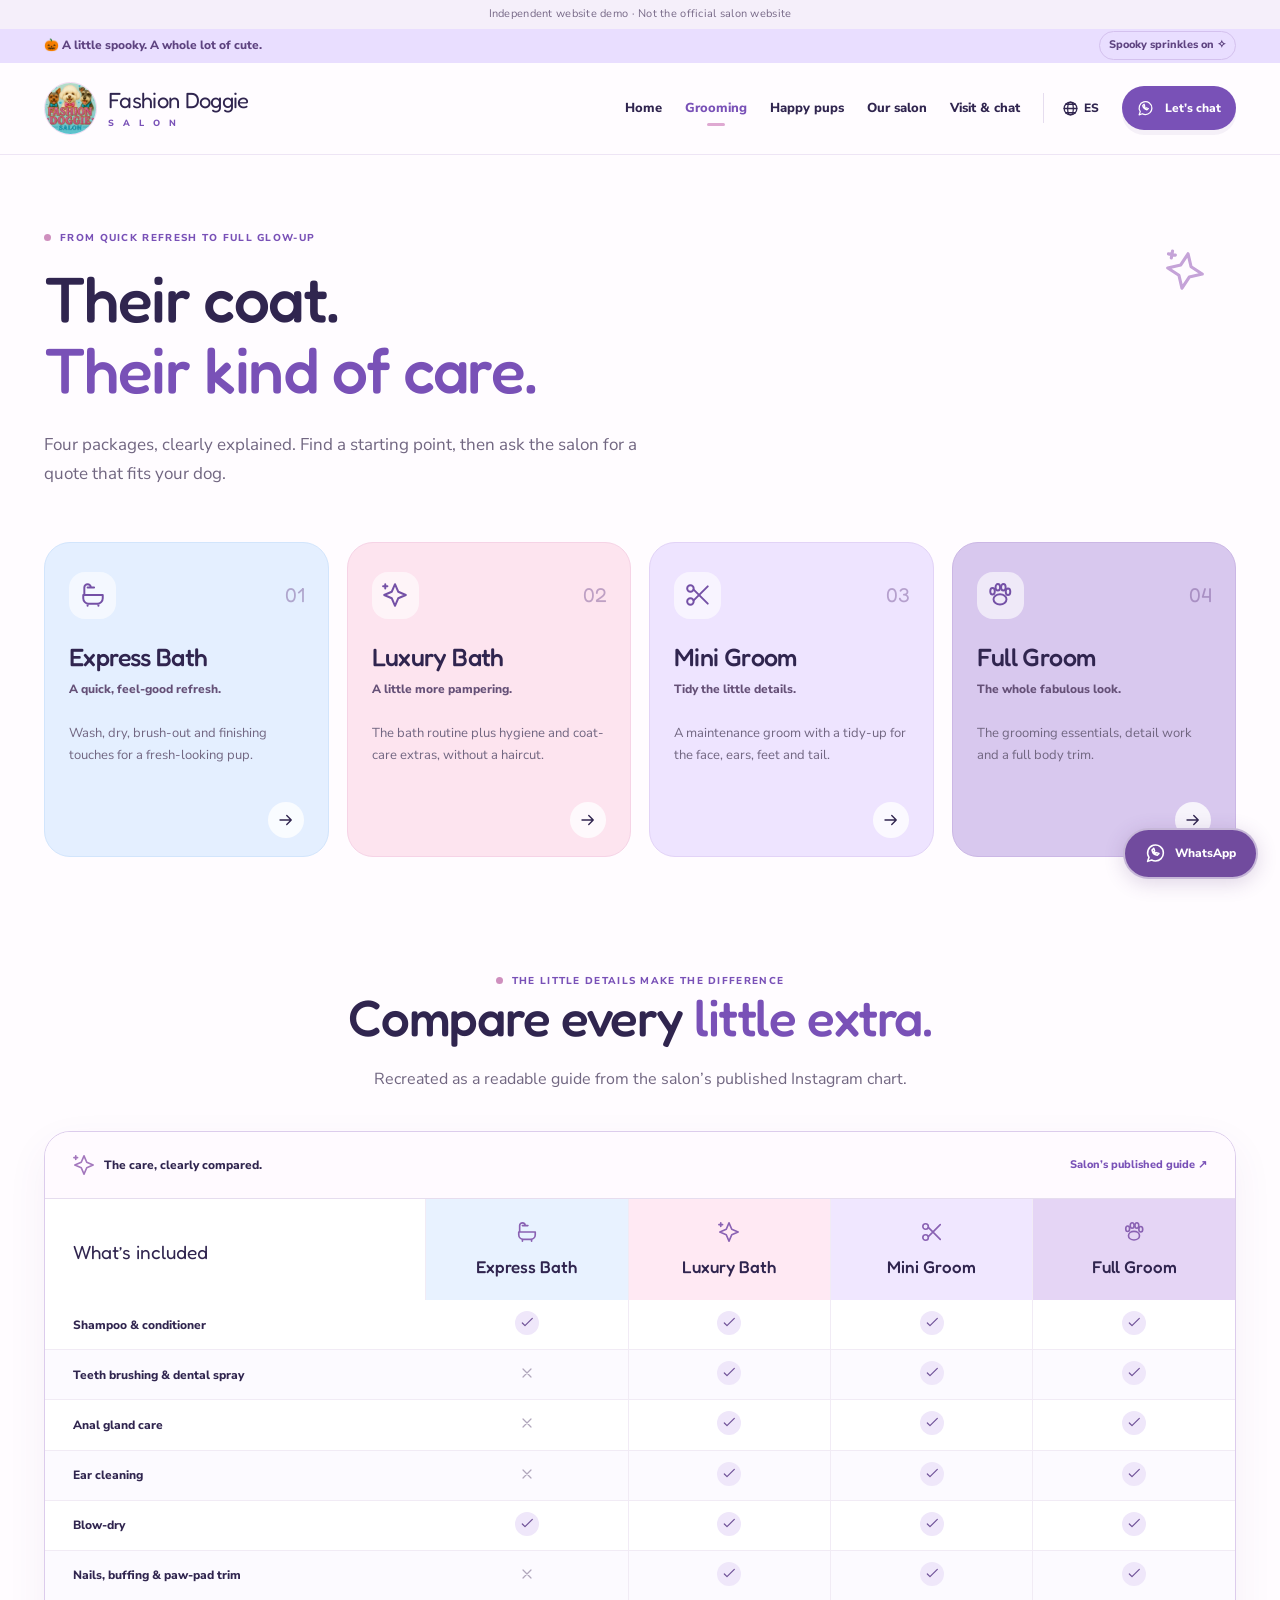
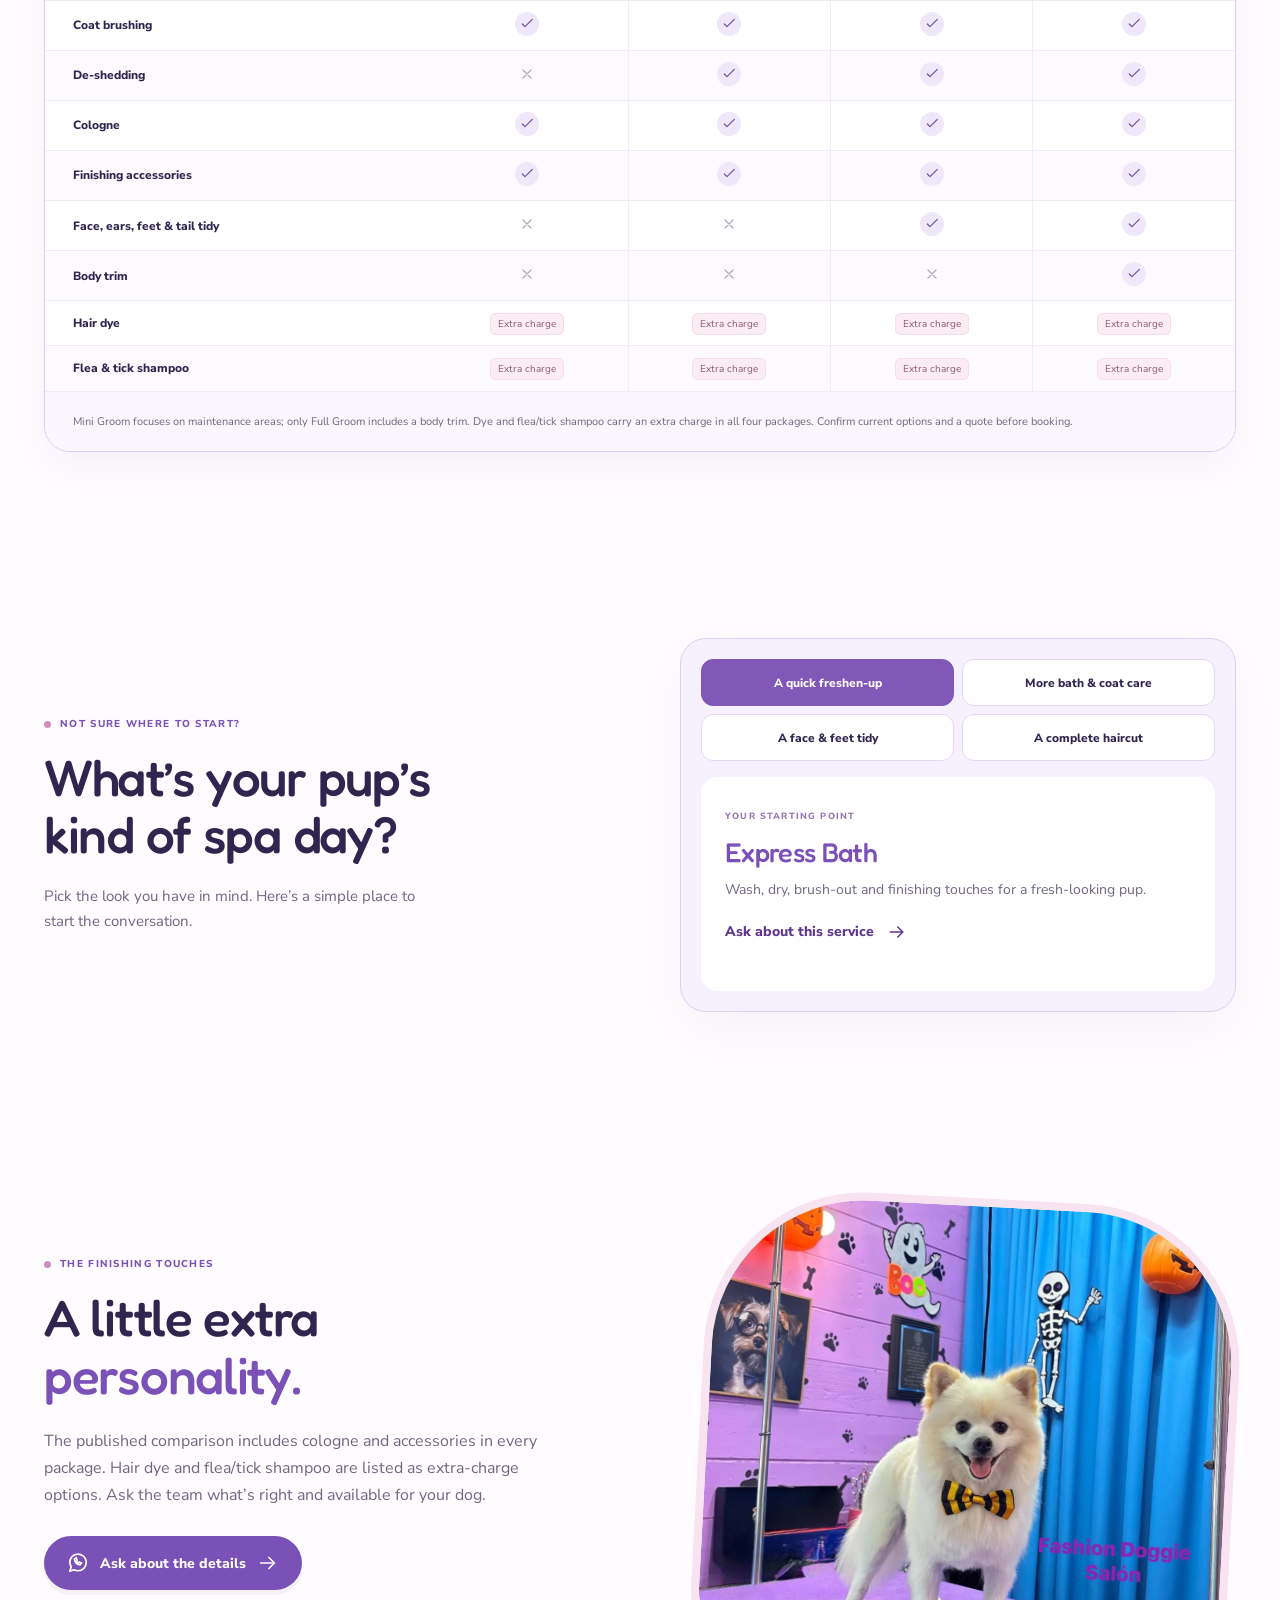
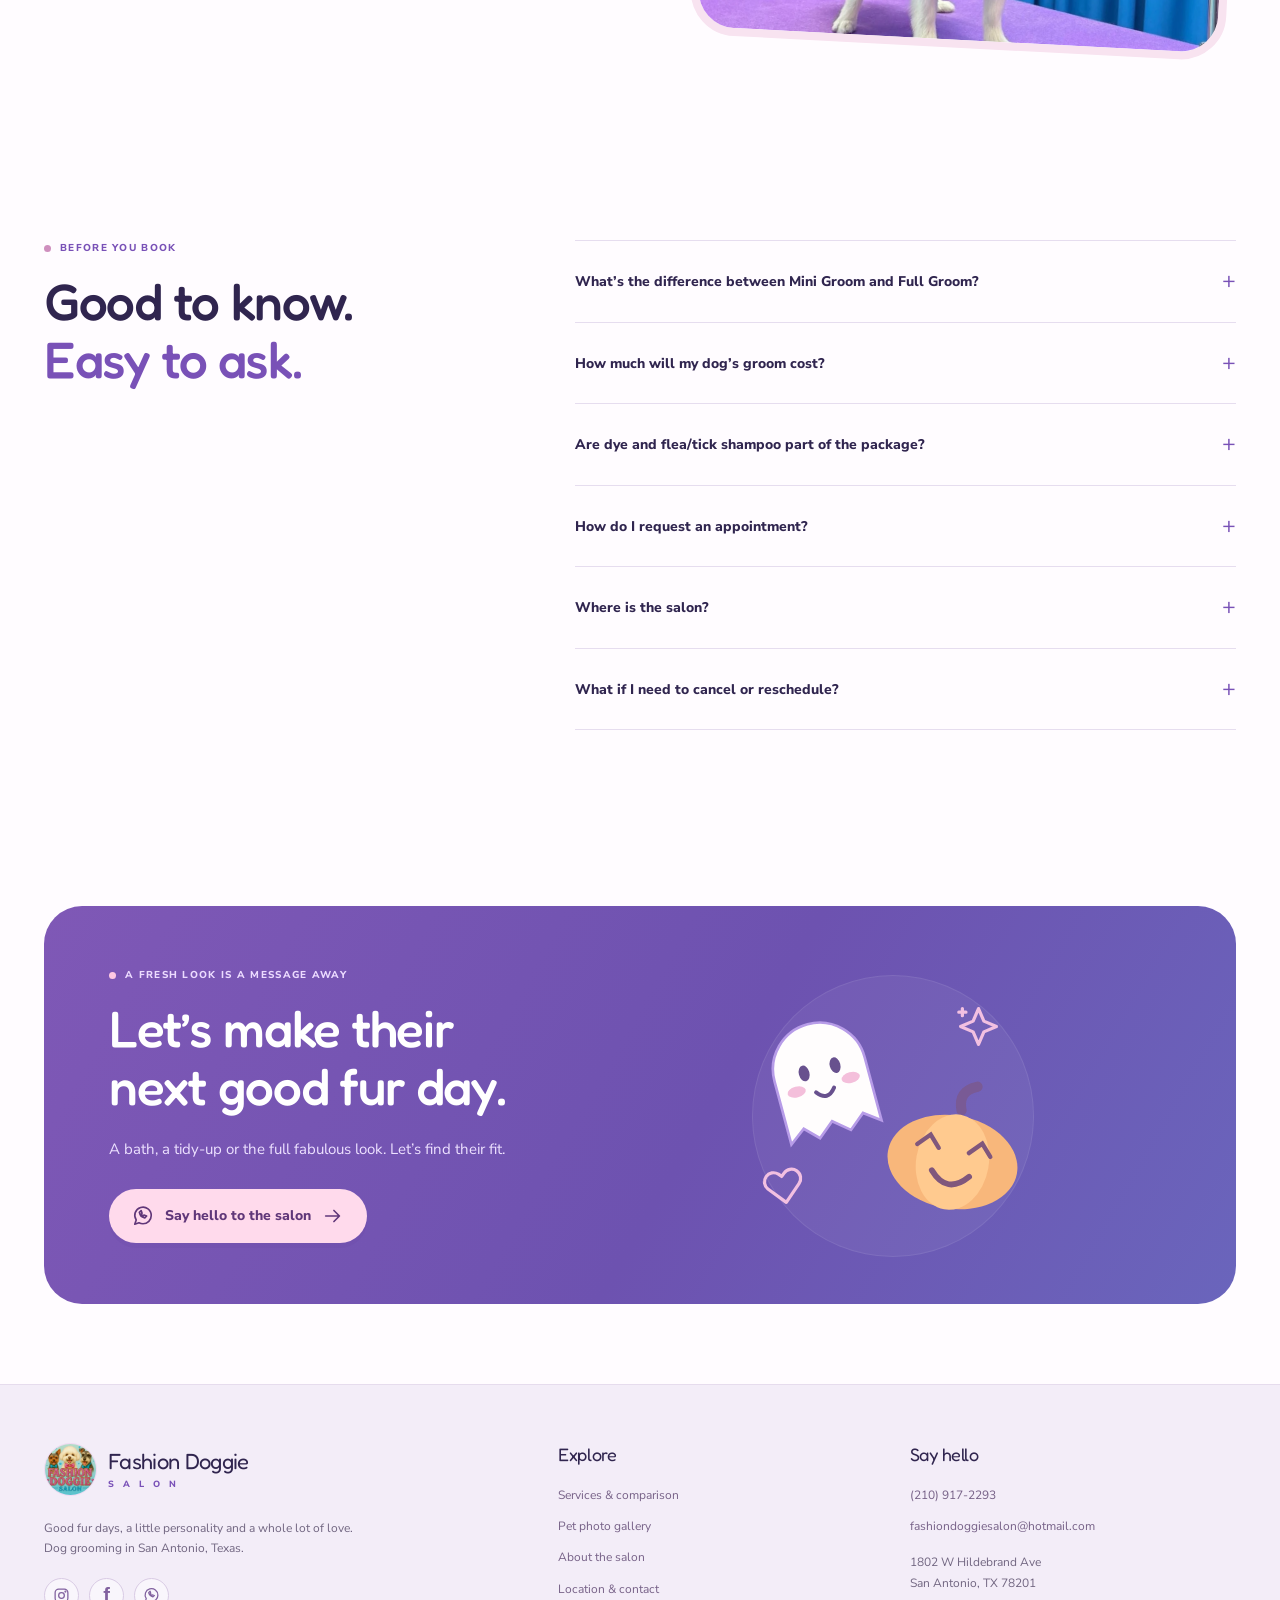
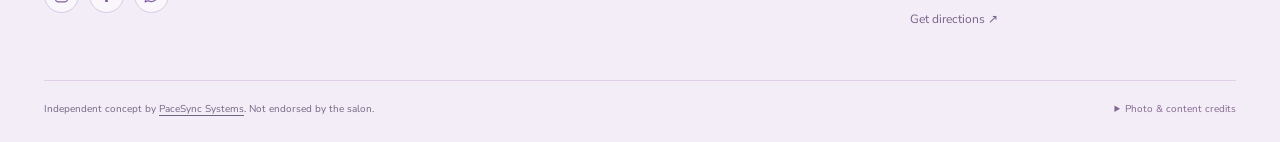
<file: services.html>
<!doctype html><html lang="en"><head><meta charset="utf-8"><meta name="viewport" content="width=device-width, initial-scale=1"><meta name="robots" content="noindex,nofollow,noarchive"><meta name="theme-color" content="#eee5ff"><meta name="description" content="Independent bilingual website demo for Fashion Doggie Salon, San Antonio. Explore four grooming packages, original salon photos and WhatsApp enquiries."><meta http-equiv="Content-Security-Policy" content="default-src 'self'; img-src 'self' data:; style-src 'self'; font-src 'self'; script-src 'self'; connect-src 'none'; frame-src https://www.google.com https://maps.google.com; object-src 'none'; base-uri 'self'; form-action 'none'; upgrade-insecure-requests"><title>Grooming Services & Comparison | Fashion Doggie Salon — Demo</title><link rel="icon" href="assets/favicon.svg" type="image/svg+xml"><link rel="stylesheet" href="assets/fonts.css?v=2"><link rel="stylesheet" href="style.css"></head><body data-lang="en"><a class="skip" href="#main">Skip to content</a>
    <div class="demo-bar">Independent website demo · Not the official salon website</div>
    <div class="season-bar"><div class="wrap"><span>🎃 A little spooky. A whole lot of cute.</span><button class="sprinkle-toggle" aria-pressed="true">Spooky sprinkles <span data-toggle-state>on</span> ✧</button></div></div>
    <header class="header"><div class="wrap nav-wrap"><a class="brand" href="index.html"><img src="assets/logo.webp" alt="Fashion Doggie Salon logo" width="58" height="58"><span>Fashion Doggie<small>S A L O N</small></span></a><button class="menu-toggle" aria-label="Open navigation" aria-controls="main-nav" aria-expanded="false"><span></span><span></span><span></span></button><nav id="main-nav" aria-label="Main navigation"><a href="index.html" >Home</a><a href="services.html" aria-current="page">Grooming</a><a href="gallery.html" >Happy pups</a><a href="about.html" >Our salon</a><a href="visit.html" >Visit & chat</a></nav><a class="lang-toggle" href="es/services.html" lang="es" aria-label="Leer esta página en español"><svg class="icon " viewBox="0 0 24 24" fill="none" stroke="currentColor" stroke-width="1.8" stroke-linecap="round" stroke-linejoin="round" aria-hidden="true"><circle cx="12" cy="12" r="9"/><ellipse cx="12" cy="12" rx="4" ry="9"/><path d="M3 12h18M5 6h14M5 18h14"/></svg>ES</a><a class="button small primary nav-cta" href="https://wa.me/12109172293?text=Hi%20Fashion%20Doggie%20Salon%21%20I%20would%20like%20to%20ask%20about%20a%20grooming%20appointment." target="_blank" rel="noopener noreferrer"><svg class="icon " viewBox="0 0 24 24" fill="none" stroke="currentColor" stroke-width="1.8" stroke-linecap="round" stroke-linejoin="round" aria-hidden="true"><path d="M21 11.5a9 9 0 0 1-9 9c-1.6 0-3.1-.4-4.4-1.1L3 21l1.6-4.6A9 9 0 1 1 21 11.5Z"/><path d="M8 8c1 4 2 5 6 6l2-2-3-1-1 1-2-2 1-1-1-3Z"/></svg>Let’s chat<svg class="icon " viewBox="0 0 24 24" fill="none" stroke="currentColor" stroke-width="1.8" stroke-linecap="round" stroke-linejoin="round" aria-hidden="true"><path d="M4 12h15m-6-6 6 6-6 6"/></svg></a></div></header><main id="main"><section class="page-intro wrap"><p class="eyebrow"><span></span>FROM QUICK REFRESH TO FULL GLOW-UP</p><h1>Their coat.<br><span>Their kind of care.</span></h1><p>Four packages, clearly explained. Find a starting point, then ask the salon for a quote that fits your dog.</p><svg class="icon intro-spark" viewBox="0 0 24 24" fill="none" stroke="currentColor" stroke-width="1.8" stroke-linecap="round" stroke-linejoin="round" aria-hidden="true"><path d="m12 2 3 7 7 3-7 3-3 7-3-7-7-3 7-3ZM3 2v4M1 4h4"/></svg></section><section class="wrap"><div class="package-grid"><article class="package-card blue"><div class="package-icon"><svg class="icon " viewBox="0 0 24 24" fill="none" stroke="currentColor" stroke-width="1.8" stroke-linecap="round" stroke-linejoin="round" aria-hidden="true"><path d="M3 12h18v3a5 5 0 0 1-5 5H8a5 5 0 0 1-5-5ZM4 12V5a3 3 0 0 1 6 0M7 5h6M7 20v2m10-2v2"/></svg></div><span class="package-number">01</span><h3>Express Bath</h3><p class="package-tag">A quick, feel-good refresh.</p><p>Wash, dry, brush-out and finishing touches for a fresh-looking pup.</p><a href="visit.html?service=express" class="circle-link" aria-label="Ask about Express Bath"><svg class="icon " viewBox="0 0 24 24" fill="none" stroke="currentColor" stroke-width="1.8" stroke-linecap="round" stroke-linejoin="round" aria-hidden="true"><path d="M4 12h15m-6-6 6 6-6 6"/></svg></a></article><article class="package-card pink"><div class="package-icon"><svg class="icon " viewBox="0 0 24 24" fill="none" stroke="currentColor" stroke-width="1.8" stroke-linecap="round" stroke-linejoin="round" aria-hidden="true"><path d="m12 2 3 7 7 3-7 3-3 7-3-7-7-3 7-3ZM3 2v4M1 4h4"/></svg></div><span class="package-number">02</span><h3>Luxury Bath</h3><p class="package-tag">A little more pampering.</p><p>The bath routine plus hygiene and coat-care extras, without a haircut.</p><a href="visit.html?service=luxury" class="circle-link" aria-label="Ask about Luxury Bath"><svg class="icon " viewBox="0 0 24 24" fill="none" stroke="currentColor" stroke-width="1.8" stroke-linecap="round" stroke-linejoin="round" aria-hidden="true"><path d="M4 12h15m-6-6 6 6-6 6"/></svg></a></article><article class="package-card lavender"><div class="package-icon"><svg class="icon " viewBox="0 0 24 24" fill="none" stroke="currentColor" stroke-width="1.8" stroke-linecap="round" stroke-linejoin="round" aria-hidden="true"><circle cx="5" cy="6" r="3"/><circle cx="5" cy="18" r="3"/><path d="m8 7 13 13M8 17 21 4"/></svg></div><span class="package-number">03</span><h3>Mini Groom</h3><p class="package-tag">Tidy the little details.</p><p>A maintenance groom with a tidy-up for the face, ears, feet and tail.</p><a href="visit.html?service=mini" class="circle-link" aria-label="Ask about Mini Groom"><svg class="icon " viewBox="0 0 24 24" fill="none" stroke="currentColor" stroke-width="1.8" stroke-linecap="round" stroke-linejoin="round" aria-hidden="true"><path d="M4 12h15m-6-6 6 6-6 6"/></svg></a></article><article class="package-card purple"><div class="package-icon"><svg class="icon " viewBox="0 0 24 24" fill="none" stroke="currentColor" stroke-width="1.8" stroke-linecap="round" stroke-linejoin="round" aria-hidden="true"><ellipse cx="12" cy="16" rx="6" ry="4.7"/><ellipse cx="5.1" cy="8.5" rx="2.1" ry="3"/><ellipse cx="10" cy="4.9" rx="2.1" ry="3"/><ellipse cx="15.1" cy="4.9" rx="2.1" ry="3"/><ellipse cx="19.4" cy="9" rx="2.1" ry="3"/></svg></div><span class="package-number">04</span><h3>Full Groom</h3><p class="package-tag">The whole fabulous look.</p><p>The grooming essentials, detail work and a full body trim.</p><a href="visit.html?service=full" class="circle-link" aria-label="Ask about Full Groom"><svg class="icon " viewBox="0 0 24 24" fill="none" stroke="currentColor" stroke-width="1.8" stroke-linecap="round" stroke-linejoin="round" aria-hidden="true"><path d="M4 12h15m-6-6 6 6-6 6"/></svg></a></article></div></section><section class="section wrap" id="compare"><div class="center-heading"><p class="eyebrow"><span></span>THE LITTLE DETAILS MAKE THE DIFFERENCE</p><h2>Compare every <span>little extra.</span></h2><p>Recreated as a readable guide from the salon’s published Instagram chart.</p></div><div class="comparison-shell"><div class="comparison-top"><span><svg class="icon " viewBox="0 0 24 24" fill="none" stroke="currentColor" stroke-width="1.8" stroke-linecap="round" stroke-linejoin="round" aria-hidden="true"><path d="m12 2 3 7 7 3-7 3-3 7-3-7-7-3 7-3ZM3 2v4M1 4h4"/></svg>The care, clearly compared.</span><a href="https://www.instagram.com/fashiondoggiesalon/p/DanbDzlxazp/" target="_blank" rel="noopener noreferrer">Salon’s published guide ↗</a></div><div class="comparison-desktop"><table><caption class="sr-only">Grooming services comparison</caption><thead><tr><th scope="col">What’s included</th><th scope="col" class="col-express"><svg class="icon " viewBox="0 0 24 24" fill="none" stroke="currentColor" stroke-width="1.8" stroke-linecap="round" stroke-linejoin="round" aria-hidden="true"><path d="M3 12h18v3a5 5 0 0 1-5 5H8a5 5 0 0 1-5-5ZM4 12V5a3 3 0 0 1 6 0M7 5h6M7 20v2m10-2v2"/></svg><span>Express Bath</span></th><th scope="col" class="col-luxury"><svg class="icon " viewBox="0 0 24 24" fill="none" stroke="currentColor" stroke-width="1.8" stroke-linecap="round" stroke-linejoin="round" aria-hidden="true"><path d="m12 2 3 7 7 3-7 3-3 7-3-7-7-3 7-3ZM3 2v4M1 4h4"/></svg><span>Luxury Bath</span></th><th scope="col" class="col-mini"><svg class="icon " viewBox="0 0 24 24" fill="none" stroke="currentColor" stroke-width="1.8" stroke-linecap="round" stroke-linejoin="round" aria-hidden="true"><circle cx="5" cy="6" r="3"/><circle cx="5" cy="18" r="3"/><path d="m8 7 13 13M8 17 21 4"/></svg><span>Mini Groom</span></th><th scope="col" class="col-full"><svg class="icon " viewBox="0 0 24 24" fill="none" stroke="currentColor" stroke-width="1.8" stroke-linecap="round" stroke-linejoin="round" aria-hidden="true"><ellipse cx="12" cy="16" rx="6" ry="4.7"/><ellipse cx="5.1" cy="8.5" rx="2.1" ry="3"/><ellipse cx="10" cy="4.9" rx="2.1" ry="3"/><ellipse cx="15.1" cy="4.9" rx="2.1" ry="3"/><ellipse cx="19.4" cy="9" rx="2.1" ry="3"/></svg><span>Full Groom</span></th></tr></thead><tbody><tr><th scope="row">Shampoo & conditioner</th><td><span class="status yes"><svg class="icon " viewBox="0 0 24 24" fill="none" stroke="currentColor" stroke-width="1.8" stroke-linecap="round" stroke-linejoin="round" aria-hidden="true"><path d="m5 12 4 4L20 5"/></svg><span class="sr-only">Included</span></span></td><td><span class="status yes"><svg class="icon " viewBox="0 0 24 24" fill="none" stroke="currentColor" stroke-width="1.8" stroke-linecap="round" stroke-linejoin="round" aria-hidden="true"><path d="m5 12 4 4L20 5"/></svg><span class="sr-only">Included</span></span></td><td><span class="status yes"><svg class="icon " viewBox="0 0 24 24" fill="none" stroke="currentColor" stroke-width="1.8" stroke-linecap="round" stroke-linejoin="round" aria-hidden="true"><path d="m5 12 4 4L20 5"/></svg><span class="sr-only">Included</span></span></td><td><span class="status yes"><svg class="icon " viewBox="0 0 24 24" fill="none" stroke="currentColor" stroke-width="1.8" stroke-linecap="round" stroke-linejoin="round" aria-hidden="true"><path d="m5 12 4 4L20 5"/></svg><span class="sr-only">Included</span></span></td></tr><tr><th scope="row">Teeth brushing & dental spray</th><td><span class="status no"><svg class="icon " viewBox="0 0 24 24" fill="none" stroke="currentColor" stroke-width="1.8" stroke-linecap="round" stroke-linejoin="round" aria-hidden="true"><path d="m6 6 12 12M6 18 18 6"/></svg><span class="sr-only">Not included</span></span></td><td><span class="status yes"><svg class="icon " viewBox="0 0 24 24" fill="none" stroke="currentColor" stroke-width="1.8" stroke-linecap="round" stroke-linejoin="round" aria-hidden="true"><path d="m5 12 4 4L20 5"/></svg><span class="sr-only">Included</span></span></td><td><span class="status yes"><svg class="icon " viewBox="0 0 24 24" fill="none" stroke="currentColor" stroke-width="1.8" stroke-linecap="round" stroke-linejoin="round" aria-hidden="true"><path d="m5 12 4 4L20 5"/></svg><span class="sr-only">Included</span></span></td><td><span class="status yes"><svg class="icon " viewBox="0 0 24 24" fill="none" stroke="currentColor" stroke-width="1.8" stroke-linecap="round" stroke-linejoin="round" aria-hidden="true"><path d="m5 12 4 4L20 5"/></svg><span class="sr-only">Included</span></span></td></tr><tr><th scope="row">Anal gland care</th><td><span class="status no"><svg class="icon " viewBox="0 0 24 24" fill="none" stroke="currentColor" stroke-width="1.8" stroke-linecap="round" stroke-linejoin="round" aria-hidden="true"><path d="m6 6 12 12M6 18 18 6"/></svg><span class="sr-only">Not included</span></span></td><td><span class="status yes"><svg class="icon " viewBox="0 0 24 24" fill="none" stroke="currentColor" stroke-width="1.8" stroke-linecap="round" stroke-linejoin="round" aria-hidden="true"><path d="m5 12 4 4L20 5"/></svg><span class="sr-only">Included</span></span></td><td><span class="status yes"><svg class="icon " viewBox="0 0 24 24" fill="none" stroke="currentColor" stroke-width="1.8" stroke-linecap="round" stroke-linejoin="round" aria-hidden="true"><path d="m5 12 4 4L20 5"/></svg><span class="sr-only">Included</span></span></td><td><span class="status yes"><svg class="icon " viewBox="0 0 24 24" fill="none" stroke="currentColor" stroke-width="1.8" stroke-linecap="round" stroke-linejoin="round" aria-hidden="true"><path d="m5 12 4 4L20 5"/></svg><span class="sr-only">Included</span></span></td></tr><tr><th scope="row">Ear cleaning</th><td><span class="status no"><svg class="icon " viewBox="0 0 24 24" fill="none" stroke="currentColor" stroke-width="1.8" stroke-linecap="round" stroke-linejoin="round" aria-hidden="true"><path d="m6 6 12 12M6 18 18 6"/></svg><span class="sr-only">Not included</span></span></td><td><span class="status yes"><svg class="icon " viewBox="0 0 24 24" fill="none" stroke="currentColor" stroke-width="1.8" stroke-linecap="round" stroke-linejoin="round" aria-hidden="true"><path d="m5 12 4 4L20 5"/></svg><span class="sr-only">Included</span></span></td><td><span class="status yes"><svg class="icon " viewBox="0 0 24 24" fill="none" stroke="currentColor" stroke-width="1.8" stroke-linecap="round" stroke-linejoin="round" aria-hidden="true"><path d="m5 12 4 4L20 5"/></svg><span class="sr-only">Included</span></span></td><td><span class="status yes"><svg class="icon " viewBox="0 0 24 24" fill="none" stroke="currentColor" stroke-width="1.8" stroke-linecap="round" stroke-linejoin="round" aria-hidden="true"><path d="m5 12 4 4L20 5"/></svg><span class="sr-only">Included</span></span></td></tr><tr><th scope="row">Blow-dry</th><td><span class="status yes"><svg class="icon " viewBox="0 0 24 24" fill="none" stroke="currentColor" stroke-width="1.8" stroke-linecap="round" stroke-linejoin="round" aria-hidden="true"><path d="m5 12 4 4L20 5"/></svg><span class="sr-only">Included</span></span></td><td><span class="status yes"><svg class="icon " viewBox="0 0 24 24" fill="none" stroke="currentColor" stroke-width="1.8" stroke-linecap="round" stroke-linejoin="round" aria-hidden="true"><path d="m5 12 4 4L20 5"/></svg><span class="sr-only">Included</span></span></td><td><span class="status yes"><svg class="icon " viewBox="0 0 24 24" fill="none" stroke="currentColor" stroke-width="1.8" stroke-linecap="round" stroke-linejoin="round" aria-hidden="true"><path d="m5 12 4 4L20 5"/></svg><span class="sr-only">Included</span></span></td><td><span class="status yes"><svg class="icon " viewBox="0 0 24 24" fill="none" stroke="currentColor" stroke-width="1.8" stroke-linecap="round" stroke-linejoin="round" aria-hidden="true"><path d="m5 12 4 4L20 5"/></svg><span class="sr-only">Included</span></span></td></tr><tr><th scope="row">Nails, buffing & paw-pad trim</th><td><span class="status no"><svg class="icon " viewBox="0 0 24 24" fill="none" stroke="currentColor" stroke-width="1.8" stroke-linecap="round" stroke-linejoin="round" aria-hidden="true"><path d="m6 6 12 12M6 18 18 6"/></svg><span class="sr-only">Not included</span></span></td><td><span class="status yes"><svg class="icon " viewBox="0 0 24 24" fill="none" stroke="currentColor" stroke-width="1.8" stroke-linecap="round" stroke-linejoin="round" aria-hidden="true"><path d="m5 12 4 4L20 5"/></svg><span class="sr-only">Included</span></span></td><td><span class="status yes"><svg class="icon " viewBox="0 0 24 24" fill="none" stroke="currentColor" stroke-width="1.8" stroke-linecap="round" stroke-linejoin="round" aria-hidden="true"><path d="m5 12 4 4L20 5"/></svg><span class="sr-only">Included</span></span></td><td><span class="status yes"><svg class="icon " viewBox="0 0 24 24" fill="none" stroke="currentColor" stroke-width="1.8" stroke-linecap="round" stroke-linejoin="round" aria-hidden="true"><path d="m5 12 4 4L20 5"/></svg><span class="sr-only">Included</span></span></td></tr><tr><th scope="row">Coat brushing</th><td><span class="status yes"><svg class="icon " viewBox="0 0 24 24" fill="none" stroke="currentColor" stroke-width="1.8" stroke-linecap="round" stroke-linejoin="round" aria-hidden="true"><path d="m5 12 4 4L20 5"/></svg><span class="sr-only">Included</span></span></td><td><span class="status yes"><svg class="icon " viewBox="0 0 24 24" fill="none" stroke="currentColor" stroke-width="1.8" stroke-linecap="round" stroke-linejoin="round" aria-hidden="true"><path d="m5 12 4 4L20 5"/></svg><span class="sr-only">Included</span></span></td><td><span class="status yes"><svg class="icon " viewBox="0 0 24 24" fill="none" stroke="currentColor" stroke-width="1.8" stroke-linecap="round" stroke-linejoin="round" aria-hidden="true"><path d="m5 12 4 4L20 5"/></svg><span class="sr-only">Included</span></span></td><td><span class="status yes"><svg class="icon " viewBox="0 0 24 24" fill="none" stroke="currentColor" stroke-width="1.8" stroke-linecap="round" stroke-linejoin="round" aria-hidden="true"><path d="m5 12 4 4L20 5"/></svg><span class="sr-only">Included</span></span></td></tr><tr><th scope="row">De-shedding</th><td><span class="status no"><svg class="icon " viewBox="0 0 24 24" fill="none" stroke="currentColor" stroke-width="1.8" stroke-linecap="round" stroke-linejoin="round" aria-hidden="true"><path d="m6 6 12 12M6 18 18 6"/></svg><span class="sr-only">Not included</span></span></td><td><span class="status yes"><svg class="icon " viewBox="0 0 24 24" fill="none" stroke="currentColor" stroke-width="1.8" stroke-linecap="round" stroke-linejoin="round" aria-hidden="true"><path d="m5 12 4 4L20 5"/></svg><span class="sr-only">Included</span></span></td><td><span class="status yes"><svg class="icon " viewBox="0 0 24 24" fill="none" stroke="currentColor" stroke-width="1.8" stroke-linecap="round" stroke-linejoin="round" aria-hidden="true"><path d="m5 12 4 4L20 5"/></svg><span class="sr-only">Included</span></span></td><td><span class="status yes"><svg class="icon " viewBox="0 0 24 24" fill="none" stroke="currentColor" stroke-width="1.8" stroke-linecap="round" stroke-linejoin="round" aria-hidden="true"><path d="m5 12 4 4L20 5"/></svg><span class="sr-only">Included</span></span></td></tr><tr><th scope="row">Cologne</th><td><span class="status yes"><svg class="icon " viewBox="0 0 24 24" fill="none" stroke="currentColor" stroke-width="1.8" stroke-linecap="round" stroke-linejoin="round" aria-hidden="true"><path d="m5 12 4 4L20 5"/></svg><span class="sr-only">Included</span></span></td><td><span class="status yes"><svg class="icon " viewBox="0 0 24 24" fill="none" stroke="currentColor" stroke-width="1.8" stroke-linecap="round" stroke-linejoin="round" aria-hidden="true"><path d="m5 12 4 4L20 5"/></svg><span class="sr-only">Included</span></span></td><td><span class="status yes"><svg class="icon " viewBox="0 0 24 24" fill="none" stroke="currentColor" stroke-width="1.8" stroke-linecap="round" stroke-linejoin="round" aria-hidden="true"><path d="m5 12 4 4L20 5"/></svg><span class="sr-only">Included</span></span></td><td><span class="status yes"><svg class="icon " viewBox="0 0 24 24" fill="none" stroke="currentColor" stroke-width="1.8" stroke-linecap="round" stroke-linejoin="round" aria-hidden="true"><path d="m5 12 4 4L20 5"/></svg><span class="sr-only">Included</span></span></td></tr><tr><th scope="row">Finishing accessories</th><td><span class="status yes"><svg class="icon " viewBox="0 0 24 24" fill="none" stroke="currentColor" stroke-width="1.8" stroke-linecap="round" stroke-linejoin="round" aria-hidden="true"><path d="m5 12 4 4L20 5"/></svg><span class="sr-only">Included</span></span></td><td><span class="status yes"><svg class="icon " viewBox="0 0 24 24" fill="none" stroke="currentColor" stroke-width="1.8" stroke-linecap="round" stroke-linejoin="round" aria-hidden="true"><path d="m5 12 4 4L20 5"/></svg><span class="sr-only">Included</span></span></td><td><span class="status yes"><svg class="icon " viewBox="0 0 24 24" fill="none" stroke="currentColor" stroke-width="1.8" stroke-linecap="round" stroke-linejoin="round" aria-hidden="true"><path d="m5 12 4 4L20 5"/></svg><span class="sr-only">Included</span></span></td><td><span class="status yes"><svg class="icon " viewBox="0 0 24 24" fill="none" stroke="currentColor" stroke-width="1.8" stroke-linecap="round" stroke-linejoin="round" aria-hidden="true"><path d="m5 12 4 4L20 5"/></svg><span class="sr-only">Included</span></span></td></tr><tr><th scope="row">Face, ears, feet & tail tidy</th><td><span class="status no"><svg class="icon " viewBox="0 0 24 24" fill="none" stroke="currentColor" stroke-width="1.8" stroke-linecap="round" stroke-linejoin="round" aria-hidden="true"><path d="m6 6 12 12M6 18 18 6"/></svg><span class="sr-only">Not included</span></span></td><td><span class="status no"><svg class="icon " viewBox="0 0 24 24" fill="none" stroke="currentColor" stroke-width="1.8" stroke-linecap="round" stroke-linejoin="round" aria-hidden="true"><path d="m6 6 12 12M6 18 18 6"/></svg><span class="sr-only">Not included</span></span></td><td><span class="status yes"><svg class="icon " viewBox="0 0 24 24" fill="none" stroke="currentColor" stroke-width="1.8" stroke-linecap="round" stroke-linejoin="round" aria-hidden="true"><path d="m5 12 4 4L20 5"/></svg><span class="sr-only">Included</span></span></td><td><span class="status yes"><svg class="icon " viewBox="0 0 24 24" fill="none" stroke="currentColor" stroke-width="1.8" stroke-linecap="round" stroke-linejoin="round" aria-hidden="true"><path d="m5 12 4 4L20 5"/></svg><span class="sr-only">Included</span></span></td></tr><tr><th scope="row">Body trim</th><td><span class="status no"><svg class="icon " viewBox="0 0 24 24" fill="none" stroke="currentColor" stroke-width="1.8" stroke-linecap="round" stroke-linejoin="round" aria-hidden="true"><path d="m6 6 12 12M6 18 18 6"/></svg><span class="sr-only">Not included</span></span></td><td><span class="status no"><svg class="icon " viewBox="0 0 24 24" fill="none" stroke="currentColor" stroke-width="1.8" stroke-linecap="round" stroke-linejoin="round" aria-hidden="true"><path d="m6 6 12 12M6 18 18 6"/></svg><span class="sr-only">Not included</span></span></td><td><span class="status no"><svg class="icon " viewBox="0 0 24 24" fill="none" stroke="currentColor" stroke-width="1.8" stroke-linecap="round" stroke-linejoin="round" aria-hidden="true"><path d="m6 6 12 12M6 18 18 6"/></svg><span class="sr-only">Not included</span></span></td><td><span class="status yes"><svg class="icon " viewBox="0 0 24 24" fill="none" stroke="currentColor" stroke-width="1.8" stroke-linecap="round" stroke-linejoin="round" aria-hidden="true"><path d="m5 12 4 4L20 5"/></svg><span class="sr-only">Included</span></span></td></tr><tr><th scope="row">Hair dye</th><td><span class="extra">Extra charge</span></td><td><span class="extra">Extra charge</span></td><td><span class="extra">Extra charge</span></td><td><span class="extra">Extra charge</span></td></tr><tr><th scope="row">Flea & tick shampoo</th><td><span class="extra">Extra charge</span></td><td><span class="extra">Extra charge</span></td><td><span class="extra">Extra charge</span></td><td><span class="extra">Extra charge</span></td></tr></tbody></table></div><div class="comparison-mobile"><div class="compare-tabs" role="group" aria-label="Choose a package to compare"><button data-compare="0" aria-pressed="true" class="active">Express Bath</button><button data-compare="1" aria-pressed="false" class="">Luxury Bath</button><button data-compare="2" aria-pressed="false" class="">Mini Groom</button><button data-compare="3" aria-pressed="false" class="">Full Groom</button></div><div class="mobile-plan-name" aria-live="polite">Express Bath</div><ul class="mobile-feature-list"><li><span>Shampoo & conditioner</span><span data-feature="0"><span class="status yes"><svg class="icon " viewBox="0 0 24 24" fill="none" stroke="currentColor" stroke-width="1.8" stroke-linecap="round" stroke-linejoin="round" aria-hidden="true"><path d="m5 12 4 4L20 5"/></svg><span class="sr-only">Included</span></span></span></li><li><span>Teeth brushing & dental spray</span><span data-feature="1"><span class="status no"><svg class="icon " viewBox="0 0 24 24" fill="none" stroke="currentColor" stroke-width="1.8" stroke-linecap="round" stroke-linejoin="round" aria-hidden="true"><path d="m6 6 12 12M6 18 18 6"/></svg><span class="sr-only">Not included</span></span></span></li><li><span>Anal gland care</span><span data-feature="2"><span class="status no"><svg class="icon " viewBox="0 0 24 24" fill="none" stroke="currentColor" stroke-width="1.8" stroke-linecap="round" stroke-linejoin="round" aria-hidden="true"><path d="m6 6 12 12M6 18 18 6"/></svg><span class="sr-only">Not included</span></span></span></li><li><span>Ear cleaning</span><span data-feature="3"><span class="status no"><svg class="icon " viewBox="0 0 24 24" fill="none" stroke="currentColor" stroke-width="1.8" stroke-linecap="round" stroke-linejoin="round" aria-hidden="true"><path d="m6 6 12 12M6 18 18 6"/></svg><span class="sr-only">Not included</span></span></span></li><li><span>Blow-dry</span><span data-feature="4"><span class="status yes"><svg class="icon " viewBox="0 0 24 24" fill="none" stroke="currentColor" stroke-width="1.8" stroke-linecap="round" stroke-linejoin="round" aria-hidden="true"><path d="m5 12 4 4L20 5"/></svg><span class="sr-only">Included</span></span></span></li><li><span>Nails, buffing & paw-pad trim</span><span data-feature="5"><span class="status no"><svg class="icon " viewBox="0 0 24 24" fill="none" stroke="currentColor" stroke-width="1.8" stroke-linecap="round" stroke-linejoin="round" aria-hidden="true"><path d="m6 6 12 12M6 18 18 6"/></svg><span class="sr-only">Not included</span></span></span></li><li><span>Coat brushing</span><span data-feature="6"><span class="status yes"><svg class="icon " viewBox="0 0 24 24" fill="none" stroke="currentColor" stroke-width="1.8" stroke-linecap="round" stroke-linejoin="round" aria-hidden="true"><path d="m5 12 4 4L20 5"/></svg><span class="sr-only">Included</span></span></span></li><li><span>De-shedding</span><span data-feature="7"><span class="status no"><svg class="icon " viewBox="0 0 24 24" fill="none" stroke="currentColor" stroke-width="1.8" stroke-linecap="round" stroke-linejoin="round" aria-hidden="true"><path d="m6 6 12 12M6 18 18 6"/></svg><span class="sr-only">Not included</span></span></span></li><li><span>Cologne</span><span data-feature="8"><span class="status yes"><svg class="icon " viewBox="0 0 24 24" fill="none" stroke="currentColor" stroke-width="1.8" stroke-linecap="round" stroke-linejoin="round" aria-hidden="true"><path d="m5 12 4 4L20 5"/></svg><span class="sr-only">Included</span></span></span></li><li><span>Finishing accessories</span><span data-feature="9"><span class="status yes"><svg class="icon " viewBox="0 0 24 24" fill="none" stroke="currentColor" stroke-width="1.8" stroke-linecap="round" stroke-linejoin="round" aria-hidden="true"><path d="m5 12 4 4L20 5"/></svg><span class="sr-only">Included</span></span></span></li><li><span>Face, ears, feet & tail tidy</span><span data-feature="10"><span class="status no"><svg class="icon " viewBox="0 0 24 24" fill="none" stroke="currentColor" stroke-width="1.8" stroke-linecap="round" stroke-linejoin="round" aria-hidden="true"><path d="m6 6 12 12M6 18 18 6"/></svg><span class="sr-only">Not included</span></span></span></li><li><span>Body trim</span><span data-feature="11"><span class="status no"><svg class="icon " viewBox="0 0 24 24" fill="none" stroke="currentColor" stroke-width="1.8" stroke-linecap="round" stroke-linejoin="round" aria-hidden="true"><path d="m6 6 12 12M6 18 18 6"/></svg><span class="sr-only">Not included</span></span></span></li><li><span>Hair dye</span><span data-feature="12"><span class="extra">Extra charge</span></span></li><li><span>Flea & tick shampoo</span><span data-feature="13"><span class="extra">Extra charge</span></span></li></ul></div><p class="comparison-note">Mini Groom focuses on maintenance areas; only Full Groom includes a body trim. Dye and flea/tick shampoo carry an extra charge in all four packages. Confirm current options and a quote before booking.</p></div></section><section class="finder-section wrap"><div><p class="eyebrow"><span></span>NOT SURE WHERE TO START?</p><h2>What’s your pup’s<br>kind of spa day?</h2><p>Pick the look you have in mind. Here’s a simple place to start the conversation.</p></div><div class="finder-card"><div class="finder-options" role="group" aria-label="Choose your grooming goal"><button class="active" data-goal="express" aria-pressed="true">A quick freshen-up</button><button class="" data-goal="luxury" aria-pressed="false">More bath & coat care</button><button class="" data-goal="mini" aria-pressed="false">A face & feet tidy</button><button class="" data-goal="full" aria-pressed="false">A complete haircut</button></div><div class="finder-result" aria-live="polite"><span>YOUR STARTING POINT</span><h3 id="finder-title">Express Bath</h3><p id="finder-description">Wash, dry, brush-out and finishing touches for a fresh-looking pup.</p><a id="finder-link" class="text-link" href="visit.html?service=express">Ask about this service<svg class="icon " viewBox="0 0 24 24" fill="none" stroke="currentColor" stroke-width="1.8" stroke-linecap="round" stroke-linejoin="round" aria-hidden="true"><path d="M4 12h15m-6-6 6 6-6 6"/></svg></a></div></div></section><section class="section wrap extras-section"><div><p class="eyebrow"><span></span>THE FINISHING TOUCHES</p><h2>A little extra<br><span>personality.</span></h2><p>The published comparison includes cologne and accessories in every package. Hair dye and flea/tick shampoo are listed as extra-charge options. Ask the team what’s right and available for your dog.</p><a class="button primary" href="https://wa.me/12109172293?text=Hi%20Fashion%20Doggie%20Salon%21%20I%20would%20like%20to%20ask%20about%20a%20grooming%20appointment." target="_blank" rel="noopener noreferrer"><svg class="icon " viewBox="0 0 24 24" fill="none" stroke="currentColor" stroke-width="1.8" stroke-linecap="round" stroke-linejoin="round" aria-hidden="true"><path d="M21 11.5a9 9 0 0 1-9 9c-1.6 0-3.1-.4-4.4-1.1L3 21l1.6-4.6A9 9 0 1 1 21 11.5Z"/><path d="M8 8c1 4 2 5 6 6l2-2-3-1-1 1-2-2 1-1-1-3Z"/></svg>Ask about the details<svg class="icon " viewBox="0 0 24 24" fill="none" stroke="currentColor" stroke-width="1.8" stroke-linecap="round" stroke-linejoin="round" aria-hidden="true"><path d="M4 12h15m-6-6 6 6-6 6"/></svg></a></div><img src="assets/pomeranian.webp" alt="Pomeranian with a bow tie" width="650" height="800" loading="lazy"></section><section class="faq-section section wrap"><div><p class="eyebrow"><span></span>BEFORE YOU BOOK</p><h2>Good to know.<br><span>Easy to ask.</span></h2></div><div class="faq-list"><details><summary>What’s the difference between Mini Groom and Full Groom?<span>+</span></summary><p>The salon’s comparison lists a face, ears, feet and tail tidy in Mini Groom. Full Groom also includes the body trim.</p></details><details><summary>How much will my dog’s groom cost?<span>+</span></summary><p>Ask the salon for a current quote for your dog and chosen service. Confirm the price before booking.</p></details><details><summary>Are dye and flea/tick shampoo part of the package?<span>+</span></summary><p>The published comparison marks both as extra-charge options across all four packages. Ask the team about availability and suitability.</p></details><details><summary>How do I request an appointment?<span>+</span></summary><p>Use WhatsApp or the enquiry builder on the contact page. Your message starts a conversation; the salon confirms the appointment.</p></details><details><summary>Where is the salon?<span>+</span></summary><p>At 1802 W Hildebrand Ave, San Antonio, TX 78201. Open the directions link to plan your visit.</p></details><details><summary>What if I need to cancel or reschedule?<span>+</span></summary><p>Contact the team as soon as possible. Check the salon’s current cancellation and no-show policy on Instagram before booking.</p></details></div></section><section class="wrap final-cta"><div><p class="eyebrow"><span></span>A FRESH LOOK IS A MESSAGE AWAY</p><h2>Let’s make their<br>next good fur day.</h2><p>A bath, a tidy-up or the full fabulous look. Let’s find their fit.</p><a class="button primary" href="https://wa.me/12109172293?text=Hi%20Fashion%20Doggie%20Salon%21%20I%20would%20like%20to%20ask%20about%20a%20grooming%20appointment." target="_blank" rel="noopener noreferrer"><svg class="icon " viewBox="0 0 24 24" fill="none" stroke="currentColor" stroke-width="1.8" stroke-linecap="round" stroke-linejoin="round" aria-hidden="true"><path d="M21 11.5a9 9 0 0 1-9 9c-1.6 0-3.1-.4-4.4-1.1L3 21l1.6-4.6A9 9 0 1 1 21 11.5Z"/><path d="M8 8c1 4 2 5 6 6l2-2-3-1-1 1-2-2 1-1-1-3Z"/></svg>Say hello to the salon<svg class="icon " viewBox="0 0 24 24" fill="none" stroke="currentColor" stroke-width="1.8" stroke-linecap="round" stroke-linejoin="round" aria-hidden="true"><path d="M4 12h15m-6-6 6 6-6 6"/></svg></a></div><div class="cta-art"><svg class="ghost " viewBox="0 0 90 110" aria-hidden="true"><path d="M10 97V48a35 35 0 0 1 70 0v49l-12-9-12 10-12-10-12 10-10-10Z" fill="#fffdfd" stroke="#b79ce8" stroke-width="2"/><ellipse cx="33" cy="48" rx="4" ry="6" fill="#68518e"/><ellipse cx="57" cy="48" rx="4" ry="6" fill="#68518e"/><path d="M38 64q7 9 14 0" fill="none" stroke="#68518e" stroke-width="3" stroke-linecap="round"/><ellipse cx="24" cy="60" rx="7" ry="4" fill="#f4bfdb"/><ellipse cx="66" cy="60" rx="7" ry="4" fill="#f4bfdb"/></svg><svg class="pumpkin " viewBox="0 0 110 100" aria-hidden="true"><path d="M55 24q-5-13 8-18" fill="none" stroke="#795a95" stroke-width="7" stroke-linecap="round"/><ellipse cx="55" cy="60" rx="45" ry="32" fill="#f8b77b"/><ellipse cx="55" cy="60" rx="25" ry="33" fill="#ffca8f"/><path d="m29 52 8-8 7 8m21 0 8-8 7 8" fill="none" stroke="#80577c" stroke-width="3" stroke-linecap="round"/><path d="M42 68q13 15 26 0" fill="none" stroke="#80577c" stroke-width="4" stroke-linecap="round"/></svg><svg class="icon " viewBox="0 0 24 24" fill="none" stroke="currentColor" stroke-width="1.8" stroke-linecap="round" stroke-linejoin="round" aria-hidden="true"><path d="M20.8 4.7a5.1 5.1 0 0 0-7.2 0L12 6.3l-1.6-1.6a5.1 5.1 0 0 0-7.2 7.2L12 21l8.8-9.1a5.1 5.1 0 0 0 0-7.2Z"/></svg><svg class="icon " viewBox="0 0 24 24" fill="none" stroke="currentColor" stroke-width="1.8" stroke-linecap="round" stroke-linejoin="round" aria-hidden="true"><path d="m12 2 3 7 7 3-7 3-3 7-3-7-7-3 7-3ZM3 2v4M1 4h4"/></svg></div></section></main><footer><div class="wrap footer-top"><div class="footer-main"><a class="brand" href="index.html"><img src="assets/logo.webp" alt="" width="58" height="58"><span>Fashion Doggie<small>S A L O N</small></span></a><p>Good fur days, a little personality and a whole lot of love. Dog grooming in San Antonio, Texas.</p><div class="socials"><a href="https://www.instagram.com/fashiondoggiesalon/" aria-label="Instagram" target="_blank" rel="noopener noreferrer"><svg class="icon " viewBox="0 0 24 24" fill="none" stroke="currentColor" stroke-width="1.8" stroke-linecap="round" stroke-linejoin="round" aria-hidden="true"><rect x="3" y="3" width="18" height="18" rx="5"/><circle cx="12" cy="12" r="4"/><circle cx="17.5" cy="6.5" r=".6" fill="currentColor"/></svg></a><a href="https://www.facebook.com/people/Fashion-Doggie-Salon/61576991880199" aria-label="Facebook" target="_blank" rel="noopener noreferrer">f</a><a href="https://wa.me/12109172293" aria-label="WhatsApp" target="_blank" rel="noopener noreferrer"><svg class="icon " viewBox="0 0 24 24" fill="none" stroke="currentColor" stroke-width="1.8" stroke-linecap="round" stroke-linejoin="round" aria-hidden="true"><path d="M21 11.5a9 9 0 0 1-9 9c-1.6 0-3.1-.4-4.4-1.1L3 21l1.6-4.6A9 9 0 1 1 21 11.5Z"/><path d="M8 8c1 4 2 5 6 6l2-2-3-1-1 1-2-2 1-1-1-3Z"/></svg></a></div></div><div><h3>Explore</h3><a href="services.html">Services & comparison</a><a href="gallery.html">Pet photo gallery</a><a href="about.html">About the salon</a><a href="visit.html">Location & contact</a></div><div class="footer-contact"><h3>Say hello</h3><a href="tel:+12109172293">(210) 917-2293</a><a href="mailto:fashiondoggiesalon@hotmail.com">fashiondoggiesalon@hotmail.com</a><p>1802 W Hildebrand Ave<br>San Antonio, TX 78201</p><a href="https://www.google.com/maps/place/Fashion+Doggie+Salon/@29.4660716,-98.5243858,17z/data=!4m6!3m5!1s0x865c5f00046b3a19:0x54e66f89a75852a6!8m2!3d29.4660716!4d-98.5243858!16s%2Fg%2F11yd1d560v" target="_blank" rel="noopener noreferrer">Get directions ↗</a></div></div><div class="wrap footer-bottom"><p>Independent concept by <a href="https://pacesyncsystems.com" target="_blank" rel="noopener noreferrer">PaceSync Systems</a>. Not endorsed by the salon.</p><details><summary>Photo & content credits</summary><p>Logo and pet photos are from the salon’s public Instagram. Services are based on its published comparison; confirm current inclusions and prices with the team. Review excerpts are sourced from Google Maps, checked 30 October 2026. Spanish review summaries are paraphrases. This temporary design preview collects no submissions and creates no appointments. <a href="https://www.instagram.com/fashiondoggiesalon/" target="_blank" rel="noopener noreferrer">Instagram</a> · <a href="https://www.instagram.com/fashiondoggiesalon/p/DanbDzlxazp/" target="_blank" rel="noopener noreferrer">Service source</a> · <a href="https://www.google.com/maps/place/Fashion+Doggie+Salon/@29.4660716,-98.5243858,17z/data=!4m6!3m5!1s0x865c5f00046b3a19:0x54e66f89a75852a6!8m2!3d29.4660716!4d-98.5243858!16s%2Fg%2F11yd1d560v" target="_blank" rel="noopener noreferrer">Google Maps</a></p></details></div></footer>
    <a class="floating-wa" href="https://wa.me/12109172293" target="_blank" rel="noopener noreferrer" aria-label="Chat with the salon on WhatsApp"><svg class="icon " viewBox="0 0 24 24" fill="none" stroke="currentColor" stroke-width="1.8" stroke-linecap="round" stroke-linejoin="round" aria-hidden="true"><path d="M21 11.5a9 9 0 0 1-9 9c-1.6 0-3.1-.4-4.4-1.1L3 21l1.6-4.6A9 9 0 1 1 21 11.5Z"/><path d="M8 8c1 4 2 5 6 6l2-2-3-1-1 1-2-2 1-1-1-3Z"/></svg><span>WhatsApp</span></a>
    <dialog class="lightbox" aria-label="Salon photo viewer"><button class="lightbox-close" aria-label="Close photo">×</button><button class="lightbox-prev" aria-label="Previous photo">‹</button><figure><img src="assets/aussie-halloween.webp" alt=""><figcaption></figcaption><a class="photo-source" href="https://www.instagram.com/fashiondoggiesalon/" target="_blank" rel="noopener noreferrer">View original post ↗</a></figure><button class="lightbox-next" aria-label="Next photo">›</button></dialog><script src="app.js" defer></script></body></html>
</file>
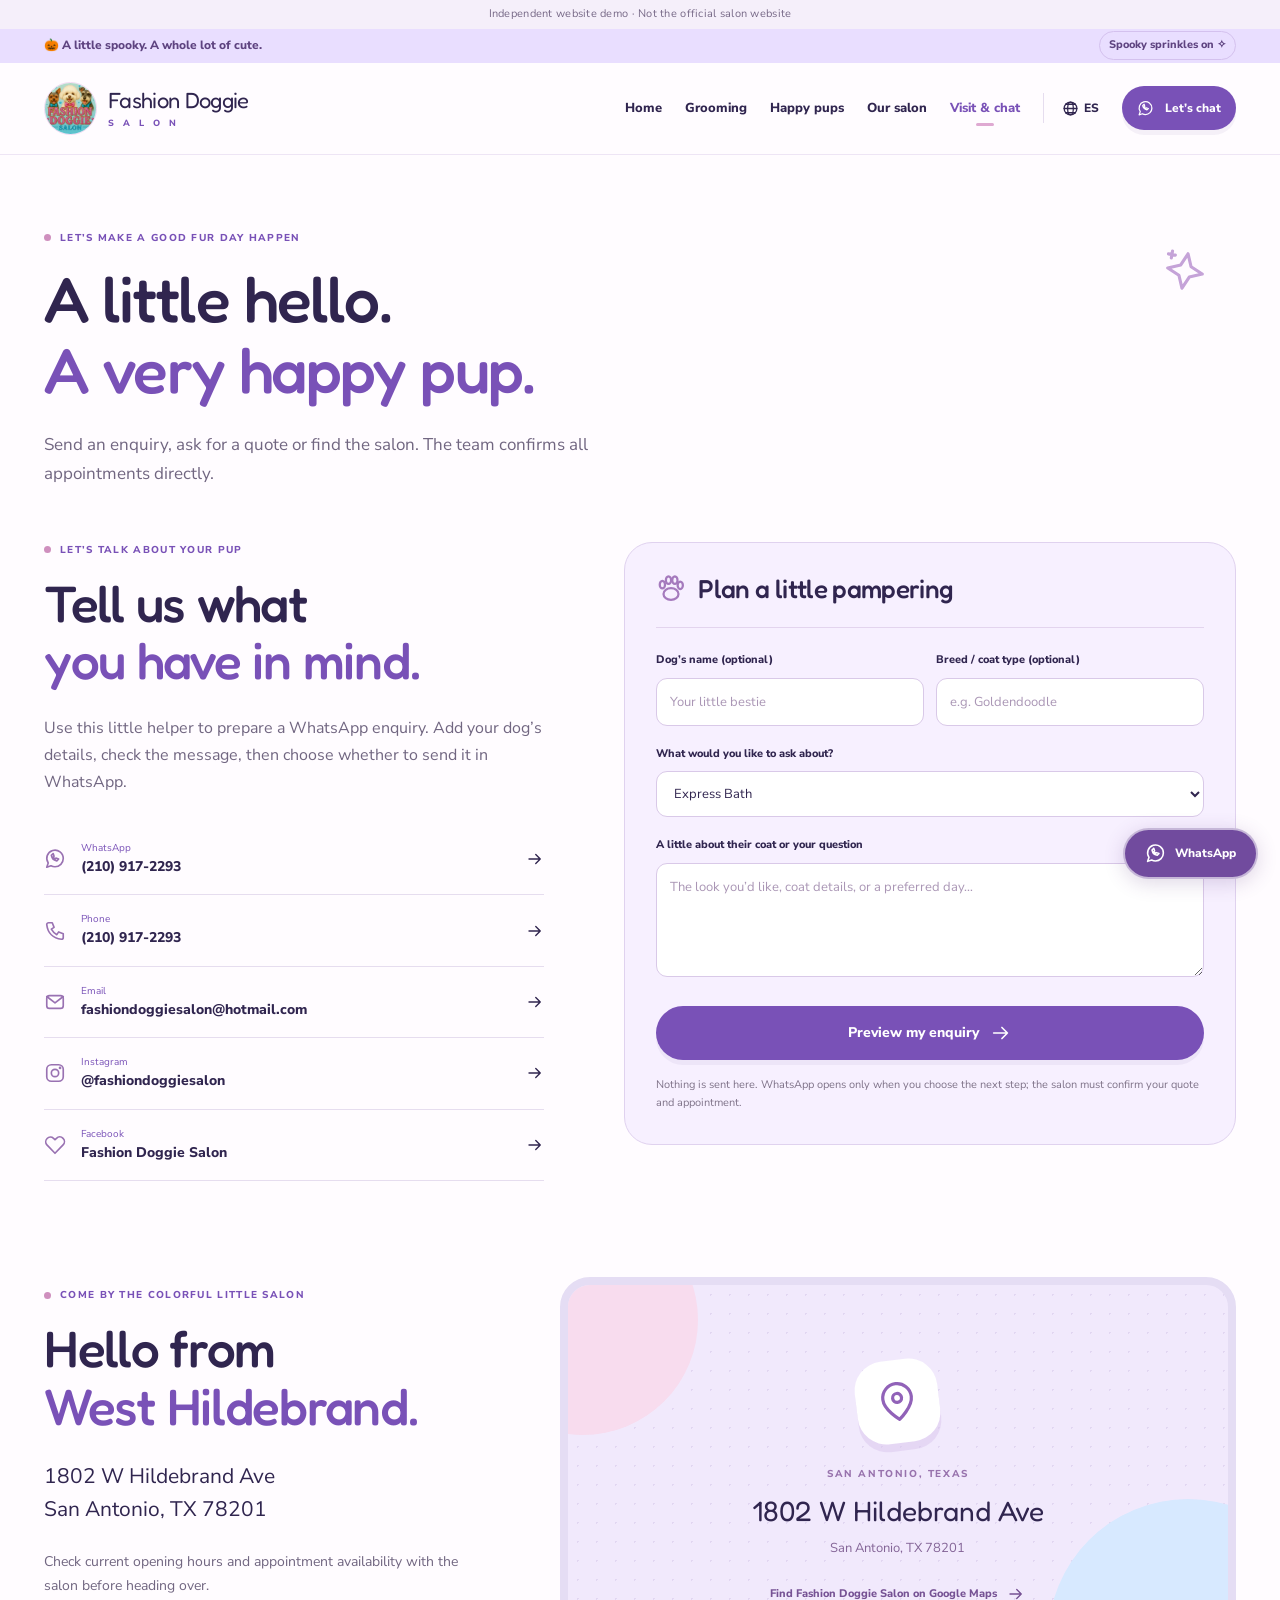
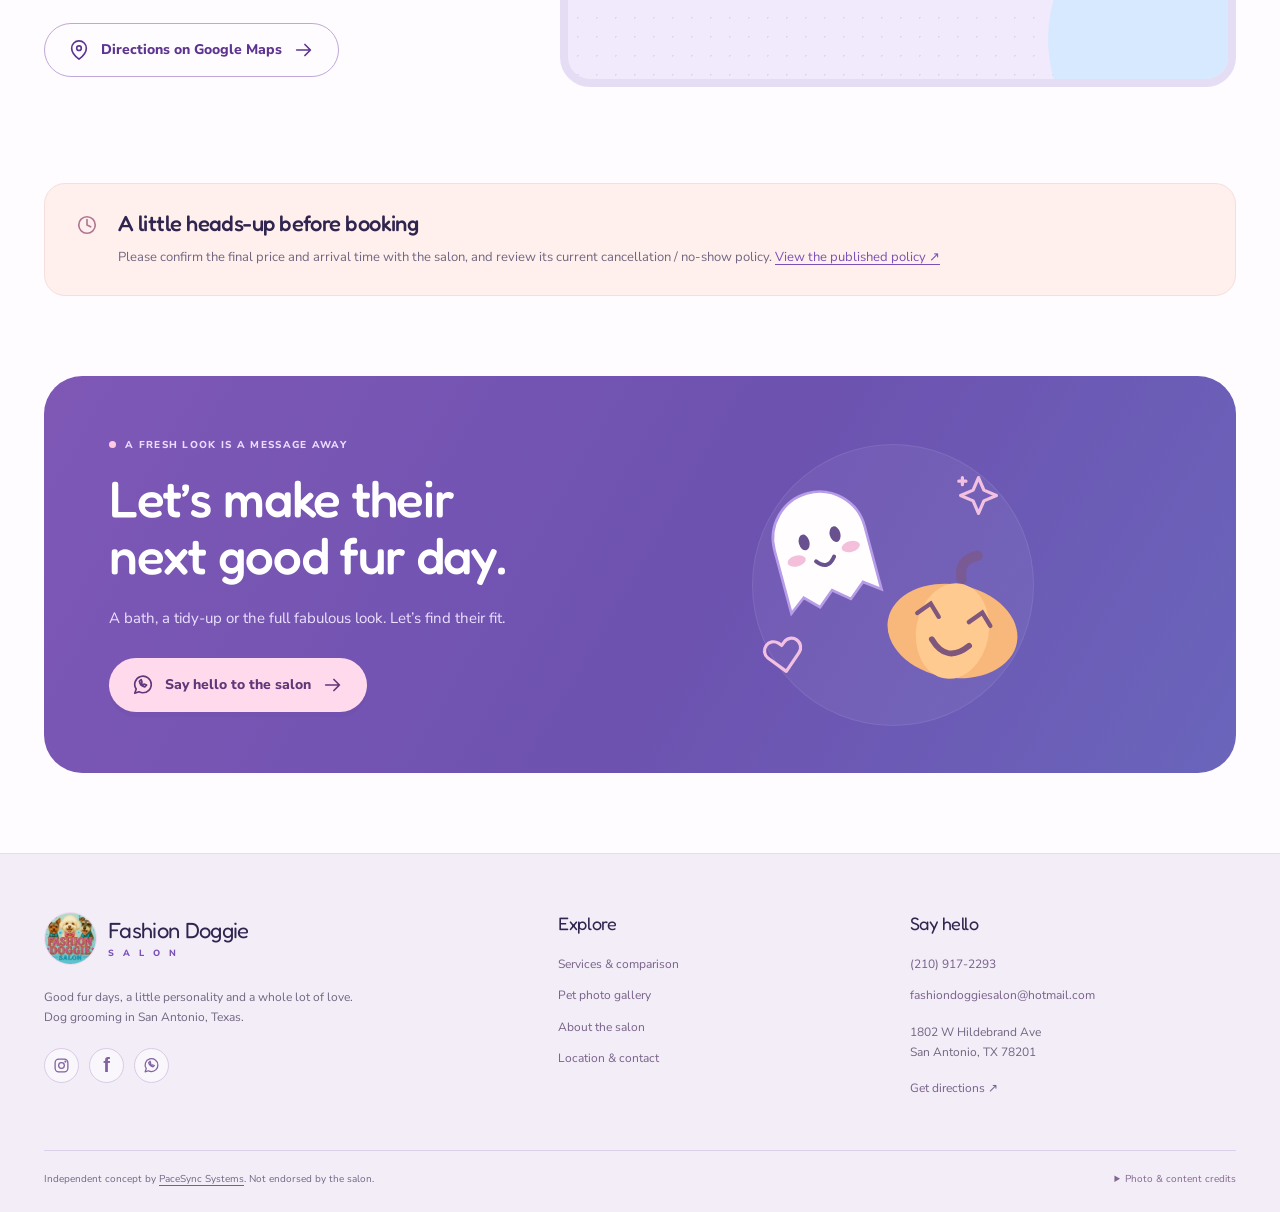
<file: visit.html>
<!doctype html><html lang="en"><head><meta charset="utf-8"><meta name="viewport" content="width=device-width, initial-scale=1"><meta name="robots" content="noindex,nofollow,noarchive"><meta name="theme-color" content="#eee5ff"><meta name="description" content="Independent bilingual website demo for Fashion Doggie Salon, San Antonio. Explore four grooming packages, original salon photos and WhatsApp enquiries."><meta http-equiv="Content-Security-Policy" content="default-src 'self'; img-src 'self' data:; style-src 'self'; font-src 'self'; script-src 'self'; connect-src 'none'; frame-src https://www.google.com https://maps.google.com; object-src 'none'; base-uri 'self'; form-action 'none'; upgrade-insecure-requests"><title>Visit & WhatsApp Enquiries | Fashion Doggie Salon — Demo</title><link rel="icon" href="assets/favicon.svg" type="image/svg+xml"><link rel="stylesheet" href="assets/fonts.css?v=2"><link rel="stylesheet" href="style.css"></head><body data-lang="en"><a class="skip" href="#main">Skip to content</a>
    <div class="demo-bar">Independent website demo · Not the official salon website</div>
    <div class="season-bar"><div class="wrap"><span>🎃 A little spooky. A whole lot of cute.</span><button class="sprinkle-toggle" aria-pressed="true">Spooky sprinkles <span data-toggle-state>on</span> ✧</button></div></div>
    <header class="header"><div class="wrap nav-wrap"><a class="brand" href="index.html"><img src="assets/logo.webp" alt="Fashion Doggie Salon logo" width="58" height="58"><span>Fashion Doggie<small>S A L O N</small></span></a><button class="menu-toggle" aria-label="Open navigation" aria-controls="main-nav" aria-expanded="false"><span></span><span></span><span></span></button><nav id="main-nav" aria-label="Main navigation"><a href="index.html" >Home</a><a href="services.html" >Grooming</a><a href="gallery.html" >Happy pups</a><a href="about.html" >Our salon</a><a href="visit.html" aria-current="page">Visit & chat</a></nav><a class="lang-toggle" href="es/visit.html" lang="es" aria-label="Leer esta página en español"><svg class="icon " viewBox="0 0 24 24" fill="none" stroke="currentColor" stroke-width="1.8" stroke-linecap="round" stroke-linejoin="round" aria-hidden="true"><circle cx="12" cy="12" r="9"/><ellipse cx="12" cy="12" rx="4" ry="9"/><path d="M3 12h18M5 6h14M5 18h14"/></svg>ES</a><a class="button small primary nav-cta" href="https://wa.me/12109172293?text=Hi%20Fashion%20Doggie%20Salon%21%20I%20would%20like%20to%20ask%20about%20a%20grooming%20appointment." target="_blank" rel="noopener noreferrer"><svg class="icon " viewBox="0 0 24 24" fill="none" stroke="currentColor" stroke-width="1.8" stroke-linecap="round" stroke-linejoin="round" aria-hidden="true"><path d="M21 11.5a9 9 0 0 1-9 9c-1.6 0-3.1-.4-4.4-1.1L3 21l1.6-4.6A9 9 0 1 1 21 11.5Z"/><path d="M8 8c1 4 2 5 6 6l2-2-3-1-1 1-2-2 1-1-1-3Z"/></svg>Let’s chat<svg class="icon " viewBox="0 0 24 24" fill="none" stroke="currentColor" stroke-width="1.8" stroke-linecap="round" stroke-linejoin="round" aria-hidden="true"><path d="M4 12h15m-6-6 6 6-6 6"/></svg></a></div></header><main id="main"><section class="page-intro wrap"><p class="eyebrow"><span></span>LET’S MAKE A GOOD FUR DAY HAPPEN</p><h1>A little hello.<br><span>A very happy pup.</span></h1><p>Send an enquiry, ask for a quote or find the salon. The team confirms all appointments directly.</p><svg class="icon intro-spark" viewBox="0 0 24 24" fill="none" stroke="currentColor" stroke-width="1.8" stroke-linecap="round" stroke-linejoin="round" aria-hidden="true"><path d="m12 2 3 7 7 3-7 3-3 7-3-7-7-3 7-3ZM3 2v4M1 4h4"/></svg></section><section class="wrap enquiry-grid"><div class="contact-copy"><p class="eyebrow"><span></span>LET’S TALK ABOUT YOUR PUP</p><h2>Tell us what<br><span>you have in mind.</span></h2><p>Use this little helper to prepare a WhatsApp enquiry. Add your dog’s details, check the message, then choose whether to send it in WhatsApp.</p><div class="contact-links"><a href="https://wa.me/12109172293" target="_blank" rel="noopener noreferrer"><svg class="icon " viewBox="0 0 24 24" fill="none" stroke="currentColor" stroke-width="1.8" stroke-linecap="round" stroke-linejoin="round" aria-hidden="true"><path d="M21 11.5a9 9 0 0 1-9 9c-1.6 0-3.1-.4-4.4-1.1L3 21l1.6-4.6A9 9 0 1 1 21 11.5Z"/><path d="M8 8c1 4 2 5 6 6l2-2-3-1-1 1-2-2 1-1-1-3Z"/></svg><span>WhatsApp<strong>(210) 917-2293</strong></span><svg class="icon " viewBox="0 0 24 24" fill="none" stroke="currentColor" stroke-width="1.8" stroke-linecap="round" stroke-linejoin="round" aria-hidden="true"><path d="M4 12h15m-6-6 6 6-6 6"/></svg></a><a href="tel:+12109172293"><svg class="icon " viewBox="0 0 24 24" fill="none" stroke="currentColor" stroke-width="1.8" stroke-linecap="round" stroke-linejoin="round" aria-hidden="true"><path d="M5 3h4l2 5-3 2a15 15 0 0 0 6 6l2-3 5 2v4a2 2 0 0 1-2 2C10 20 4 14 3 5a2 2 0 0 1 2-2Z"/></svg><span>Phone<strong>(210) 917-2293</strong></span><svg class="icon " viewBox="0 0 24 24" fill="none" stroke="currentColor" stroke-width="1.8" stroke-linecap="round" stroke-linejoin="round" aria-hidden="true"><path d="M4 12h15m-6-6 6 6-6 6"/></svg></a><a href="mailto:fashiondoggiesalon@hotmail.com"><svg class="icon " viewBox="0 0 24 24" fill="none" stroke="currentColor" stroke-width="1.8" stroke-linecap="round" stroke-linejoin="round" aria-hidden="true"><rect x="3" y="5" width="18" height="14" rx="3"/><path d="m3 6 9 7 9-7"/></svg><span>Email<strong>fashiondoggiesalon@hotmail.com</strong></span><svg class="icon " viewBox="0 0 24 24" fill="none" stroke="currentColor" stroke-width="1.8" stroke-linecap="round" stroke-linejoin="round" aria-hidden="true"><path d="M4 12h15m-6-6 6 6-6 6"/></svg></a><a href="https://www.instagram.com/fashiondoggiesalon/" target="_blank" rel="noopener noreferrer"><svg class="icon " viewBox="0 0 24 24" fill="none" stroke="currentColor" stroke-width="1.8" stroke-linecap="round" stroke-linejoin="round" aria-hidden="true"><rect x="3" y="3" width="18" height="18" rx="5"/><circle cx="12" cy="12" r="4"/><circle cx="17.5" cy="6.5" r=".6" fill="currentColor"/></svg><span>Instagram<strong>@fashiondoggiesalon</strong></span><svg class="icon " viewBox="0 0 24 24" fill="none" stroke="currentColor" stroke-width="1.8" stroke-linecap="round" stroke-linejoin="round" aria-hidden="true"><path d="M4 12h15m-6-6 6 6-6 6"/></svg></a><a href="https://www.facebook.com/people/Fashion-Doggie-Salon/61576991880199" target="_blank" rel="noopener noreferrer"><svg class="icon " viewBox="0 0 24 24" fill="none" stroke="currentColor" stroke-width="1.8" stroke-linecap="round" stroke-linejoin="round" aria-hidden="true"><path d="M20.8 4.7a5.1 5.1 0 0 0-7.2 0L12 6.3l-1.6-1.6a5.1 5.1 0 0 0-7.2 7.2L12 21l8.8-9.1a5.1 5.1 0 0 0 0-7.2Z"/></svg><span>Facebook<strong>Fashion Doggie Salon</strong></span><svg class="icon " viewBox="0 0 24 24" fill="none" stroke="currentColor" stroke-width="1.8" stroke-linecap="round" stroke-linejoin="round" aria-hidden="true"><path d="M4 12h15m-6-6 6 6-6 6"/></svg></a></div></div><div class="enquiry-card"><div class="enquiry-title"><svg class="icon " viewBox="0 0 24 24" fill="none" stroke="currentColor" stroke-width="1.8" stroke-linecap="round" stroke-linejoin="round" aria-hidden="true"><ellipse cx="12" cy="16" rx="6" ry="4.7"/><ellipse cx="5.1" cy="8.5" rx="2.1" ry="3"/><ellipse cx="10" cy="4.9" rx="2.1" ry="3"/><ellipse cx="15.1" cy="4.9" rx="2.1" ry="3"/><ellipse cx="19.4" cy="9" rx="2.1" ry="3"/></svg><h3>Plan a little pampering</h3></div><form id="enquiry-form"><div class="form-row"><div><label for="pet-name">Dog’s name (optional)</label><input id="pet-name" maxlength="60" placeholder="Your little bestie"></div><div><label for="pet-breed">Breed / coat type (optional)</label><input id="pet-breed" maxlength="100" placeholder="e.g. Goldendoodle"></div></div><label for="pet-service">What would you like to ask about?</label><select id="pet-service"><option value="express">Express Bath</option><option value="luxury">Luxury Bath</option><option value="mini">Mini Groom</option><option value="full">Full Groom</option></select><label for="pet-note">A little about their coat or your question</label><textarea id="pet-note" rows="4" maxlength="600" placeholder="The look you’d like, coat details, or a preferred day…"></textarea><button class="button primary" type="submit">Preview my enquiry<svg class="icon " viewBox="0 0 24 24" fill="none" stroke="currentColor" stroke-width="1.8" stroke-linecap="round" stroke-linejoin="round" aria-hidden="true"><path d="M4 12h15m-6-6 6 6-6 6"/></svg></button><p class="fine-print">Nothing is sent here. WhatsApp opens only when you choose the next step; the salon must confirm your quote and appointment.</p></form><div id="enquiry-preview" hidden><h4 tabindex="-1">Your message is ready to review</h4><pre></pre><a class="button primary" id="enquiry-whatsapp" href="https://wa.me/12109172293" target="_blank" rel="noopener noreferrer"><svg class="icon " viewBox="0 0 24 24" fill="none" stroke="currentColor" stroke-width="1.8" stroke-linecap="round" stroke-linejoin="round" aria-hidden="true"><path d="M21 11.5a9 9 0 0 1-9 9c-1.6 0-3.1-.4-4.4-1.1L3 21l1.6-4.6A9 9 0 1 1 21 11.5Z"/><path d="M8 8c1 4 2 5 6 6l2-2-3-1-1 1-2-2 1-1-1-3Z"/></svg>Continue in WhatsApp<svg class="icon " viewBox="0 0 24 24" fill="none" stroke="currentColor" stroke-width="1.8" stroke-linecap="round" stroke-linejoin="round" aria-hidden="true"><path d="M4 12h15m-6-6 6 6-6 6"/></svg></a></div></div></section><section class="wrap section location-grid"><div><p class="eyebrow"><span></span>COME BY THE COLORFUL LITTLE SALON</p><h2>Hello from<br><span>West Hildebrand.</span></h2><address>1802 W Hildebrand Ave<br>San Antonio, TX 78201</address><p>Check current opening hours and appointment availability with the salon before heading over.</p><a class="button outline" href="https://www.google.com/maps/place/Fashion+Doggie+Salon/@29.4660716,-98.5243858,17z/data=!4m6!3m5!1s0x865c5f00046b3a19:0x54e66f89a75852a6!8m2!3d29.4660716!4d-98.5243858!16s%2Fg%2F11yd1d560v" target="_blank" rel="noopener noreferrer"><svg class="icon " viewBox="0 0 24 24" fill="none" stroke="currentColor" stroke-width="1.8" stroke-linecap="round" stroke-linejoin="round" aria-hidden="true"><path d="M20 10c0 6-8 12-8 12S4 16 4 10a8 8 0 1 1 16 0Z"/><circle cx="12" cy="10" r="2.5"/></svg>Directions on Google Maps<svg class="icon " viewBox="0 0 24 24" fill="none" stroke="currentColor" stroke-width="1.8" stroke-linecap="round" stroke-linejoin="round" aria-hidden="true"><path d="M4 12h15m-6-6 6 6-6 6"/></svg></a></div><a class="location-preview" href="https://www.google.com/maps/place/Fashion+Doggie+Salon/@29.4660716,-98.5243858,17z/data=!4m6!3m5!1s0x865c5f00046b3a19:0x54e66f89a75852a6!8m2!3d29.4660716!4d-98.5243858!16s%2Fg%2F11yd1d560v" target="_blank" rel="noopener noreferrer"><span class="location-cloud cloud-one"></span><span class="location-cloud cloud-two"></span><span class="location-pin"><svg class="icon " viewBox="0 0 24 24" fill="none" stroke="currentColor" stroke-width="1.8" stroke-linecap="round" stroke-linejoin="round" aria-hidden="true"><path d="M20 10c0 6-8 12-8 12S4 16 4 10a8 8 0 1 1 16 0Z"/><circle cx="12" cy="10" r="2.5"/></svg></span><span class="location-preview-label">SAN ANTONIO, TEXAS</span><strong>1802 W Hildebrand Ave</strong><span class="location-preview-city">San Antonio, TX 78201</span><span class="location-preview-action">Find Fashion Doggie Salon on Google Maps<svg class="icon " viewBox="0 0 24 24" fill="none" stroke="currentColor" stroke-width="1.8" stroke-linecap="round" stroke-linejoin="round" aria-hidden="true"><path d="M4 12h15m-6-6 6 6-6 6"/></svg></span></a></section><section class="wrap policy-note"><svg class="icon " viewBox="0 0 24 24" fill="none" stroke="currentColor" stroke-width="1.8" stroke-linecap="round" stroke-linejoin="round" aria-hidden="true"><circle cx="12" cy="12" r="9"/><path d="M12 6v6l4 2"/></svg><div><h3>A little heads-up before booking</h3><p>Please confirm the final price and arrival time with the salon, and review its current cancellation / no-show policy. <a href="https://www.instagram.com/fashiondoggiesalon/p/DWEiAH9EZua/" target="_blank" rel="noopener noreferrer">View the published policy ↗</a></p></div></section><section class="wrap final-cta"><div><p class="eyebrow"><span></span>A FRESH LOOK IS A MESSAGE AWAY</p><h2>Let’s make their<br>next good fur day.</h2><p>A bath, a tidy-up or the full fabulous look. Let’s find their fit.</p><a class="button primary" href="https://wa.me/12109172293?text=Hi%20Fashion%20Doggie%20Salon%21%20I%20would%20like%20to%20ask%20about%20a%20grooming%20appointment." target="_blank" rel="noopener noreferrer"><svg class="icon " viewBox="0 0 24 24" fill="none" stroke="currentColor" stroke-width="1.8" stroke-linecap="round" stroke-linejoin="round" aria-hidden="true"><path d="M21 11.5a9 9 0 0 1-9 9c-1.6 0-3.1-.4-4.4-1.1L3 21l1.6-4.6A9 9 0 1 1 21 11.5Z"/><path d="M8 8c1 4 2 5 6 6l2-2-3-1-1 1-2-2 1-1-1-3Z"/></svg>Say hello to the salon<svg class="icon " viewBox="0 0 24 24" fill="none" stroke="currentColor" stroke-width="1.8" stroke-linecap="round" stroke-linejoin="round" aria-hidden="true"><path d="M4 12h15m-6-6 6 6-6 6"/></svg></a></div><div class="cta-art"><svg class="ghost " viewBox="0 0 90 110" aria-hidden="true"><path d="M10 97V48a35 35 0 0 1 70 0v49l-12-9-12 10-12-10-12 10-10-10Z" fill="#fffdfd" stroke="#b79ce8" stroke-width="2"/><ellipse cx="33" cy="48" rx="4" ry="6" fill="#68518e"/><ellipse cx="57" cy="48" rx="4" ry="6" fill="#68518e"/><path d="M38 64q7 9 14 0" fill="none" stroke="#68518e" stroke-width="3" stroke-linecap="round"/><ellipse cx="24" cy="60" rx="7" ry="4" fill="#f4bfdb"/><ellipse cx="66" cy="60" rx="7" ry="4" fill="#f4bfdb"/></svg><svg class="pumpkin " viewBox="0 0 110 100" aria-hidden="true"><path d="M55 24q-5-13 8-18" fill="none" stroke="#795a95" stroke-width="7" stroke-linecap="round"/><ellipse cx="55" cy="60" rx="45" ry="32" fill="#f8b77b"/><ellipse cx="55" cy="60" rx="25" ry="33" fill="#ffca8f"/><path d="m29 52 8-8 7 8m21 0 8-8 7 8" fill="none" stroke="#80577c" stroke-width="3" stroke-linecap="round"/><path d="M42 68q13 15 26 0" fill="none" stroke="#80577c" stroke-width="4" stroke-linecap="round"/></svg><svg class="icon " viewBox="0 0 24 24" fill="none" stroke="currentColor" stroke-width="1.8" stroke-linecap="round" stroke-linejoin="round" aria-hidden="true"><path d="M20.8 4.7a5.1 5.1 0 0 0-7.2 0L12 6.3l-1.6-1.6a5.1 5.1 0 0 0-7.2 7.2L12 21l8.8-9.1a5.1 5.1 0 0 0 0-7.2Z"/></svg><svg class="icon " viewBox="0 0 24 24" fill="none" stroke="currentColor" stroke-width="1.8" stroke-linecap="round" stroke-linejoin="round" aria-hidden="true"><path d="m12 2 3 7 7 3-7 3-3 7-3-7-7-3 7-3ZM3 2v4M1 4h4"/></svg></div></section></main><footer><div class="wrap footer-top"><div class="footer-main"><a class="brand" href="index.html"><img src="assets/logo.webp" alt="" width="58" height="58"><span>Fashion Doggie<small>S A L O N</small></span></a><p>Good fur days, a little personality and a whole lot of love. Dog grooming in San Antonio, Texas.</p><div class="socials"><a href="https://www.instagram.com/fashiondoggiesalon/" aria-label="Instagram" target="_blank" rel="noopener noreferrer"><svg class="icon " viewBox="0 0 24 24" fill="none" stroke="currentColor" stroke-width="1.8" stroke-linecap="round" stroke-linejoin="round" aria-hidden="true"><rect x="3" y="3" width="18" height="18" rx="5"/><circle cx="12" cy="12" r="4"/><circle cx="17.5" cy="6.5" r=".6" fill="currentColor"/></svg></a><a href="https://www.facebook.com/people/Fashion-Doggie-Salon/61576991880199" aria-label="Facebook" target="_blank" rel="noopener noreferrer">f</a><a href="https://wa.me/12109172293" aria-label="WhatsApp" target="_blank" rel="noopener noreferrer"><svg class="icon " viewBox="0 0 24 24" fill="none" stroke="currentColor" stroke-width="1.8" stroke-linecap="round" stroke-linejoin="round" aria-hidden="true"><path d="M21 11.5a9 9 0 0 1-9 9c-1.6 0-3.1-.4-4.4-1.1L3 21l1.6-4.6A9 9 0 1 1 21 11.5Z"/><path d="M8 8c1 4 2 5 6 6l2-2-3-1-1 1-2-2 1-1-1-3Z"/></svg></a></div></div><div><h3>Explore</h3><a href="services.html">Services & comparison</a><a href="gallery.html">Pet photo gallery</a><a href="about.html">About the salon</a><a href="visit.html">Location & contact</a></div><div class="footer-contact"><h3>Say hello</h3><a href="tel:+12109172293">(210) 917-2293</a><a href="mailto:fashiondoggiesalon@hotmail.com">fashiondoggiesalon@hotmail.com</a><p>1802 W Hildebrand Ave<br>San Antonio, TX 78201</p><a href="https://www.google.com/maps/place/Fashion+Doggie+Salon/@29.4660716,-98.5243858,17z/data=!4m6!3m5!1s0x865c5f00046b3a19:0x54e66f89a75852a6!8m2!3d29.4660716!4d-98.5243858!16s%2Fg%2F11yd1d560v" target="_blank" rel="noopener noreferrer">Get directions ↗</a></div></div><div class="wrap footer-bottom"><p>Independent concept by <a href="https://pacesyncsystems.com" target="_blank" rel="noopener noreferrer">PaceSync Systems</a>. Not endorsed by the salon.</p><details><summary>Photo & content credits</summary><p>Logo and pet photos are from the salon’s public Instagram. Services are based on its published comparison; confirm current inclusions and prices with the team. Review excerpts are sourced from Google Maps, checked 30 October 2026. Spanish review summaries are paraphrases. This temporary design preview collects no submissions and creates no appointments. <a href="https://www.instagram.com/fashiondoggiesalon/" target="_blank" rel="noopener noreferrer">Instagram</a> · <a href="https://www.instagram.com/fashiondoggiesalon/p/DanbDzlxazp/" target="_blank" rel="noopener noreferrer">Service source</a> · <a href="https://www.google.com/maps/place/Fashion+Doggie+Salon/@29.4660716,-98.5243858,17z/data=!4m6!3m5!1s0x865c5f00046b3a19:0x54e66f89a75852a6!8m2!3d29.4660716!4d-98.5243858!16s%2Fg%2F11yd1d560v" target="_blank" rel="noopener noreferrer">Google Maps</a></p></details></div></footer>
    <a class="floating-wa" href="https://wa.me/12109172293" target="_blank" rel="noopener noreferrer" aria-label="Chat with the salon on WhatsApp"><svg class="icon " viewBox="0 0 24 24" fill="none" stroke="currentColor" stroke-width="1.8" stroke-linecap="round" stroke-linejoin="round" aria-hidden="true"><path d="M21 11.5a9 9 0 0 1-9 9c-1.6 0-3.1-.4-4.4-1.1L3 21l1.6-4.6A9 9 0 1 1 21 11.5Z"/><path d="M8 8c1 4 2 5 6 6l2-2-3-1-1 1-2-2 1-1-1-3Z"/></svg><span>WhatsApp</span></a>
    <dialog class="lightbox" aria-label="Salon photo viewer"><button class="lightbox-close" aria-label="Close photo">×</button><button class="lightbox-prev" aria-label="Previous photo">‹</button><figure><img src="assets/aussie-halloween.webp" alt=""><figcaption></figcaption><a class="photo-source" href="https://www.instagram.com/fashiondoggiesalon/" target="_blank" rel="noopener noreferrer">View original post ↗</a></figure><button class="lightbox-next" aria-label="Next photo">›</button></dialog><script src="app.js" defer></script></body></html>
</file>
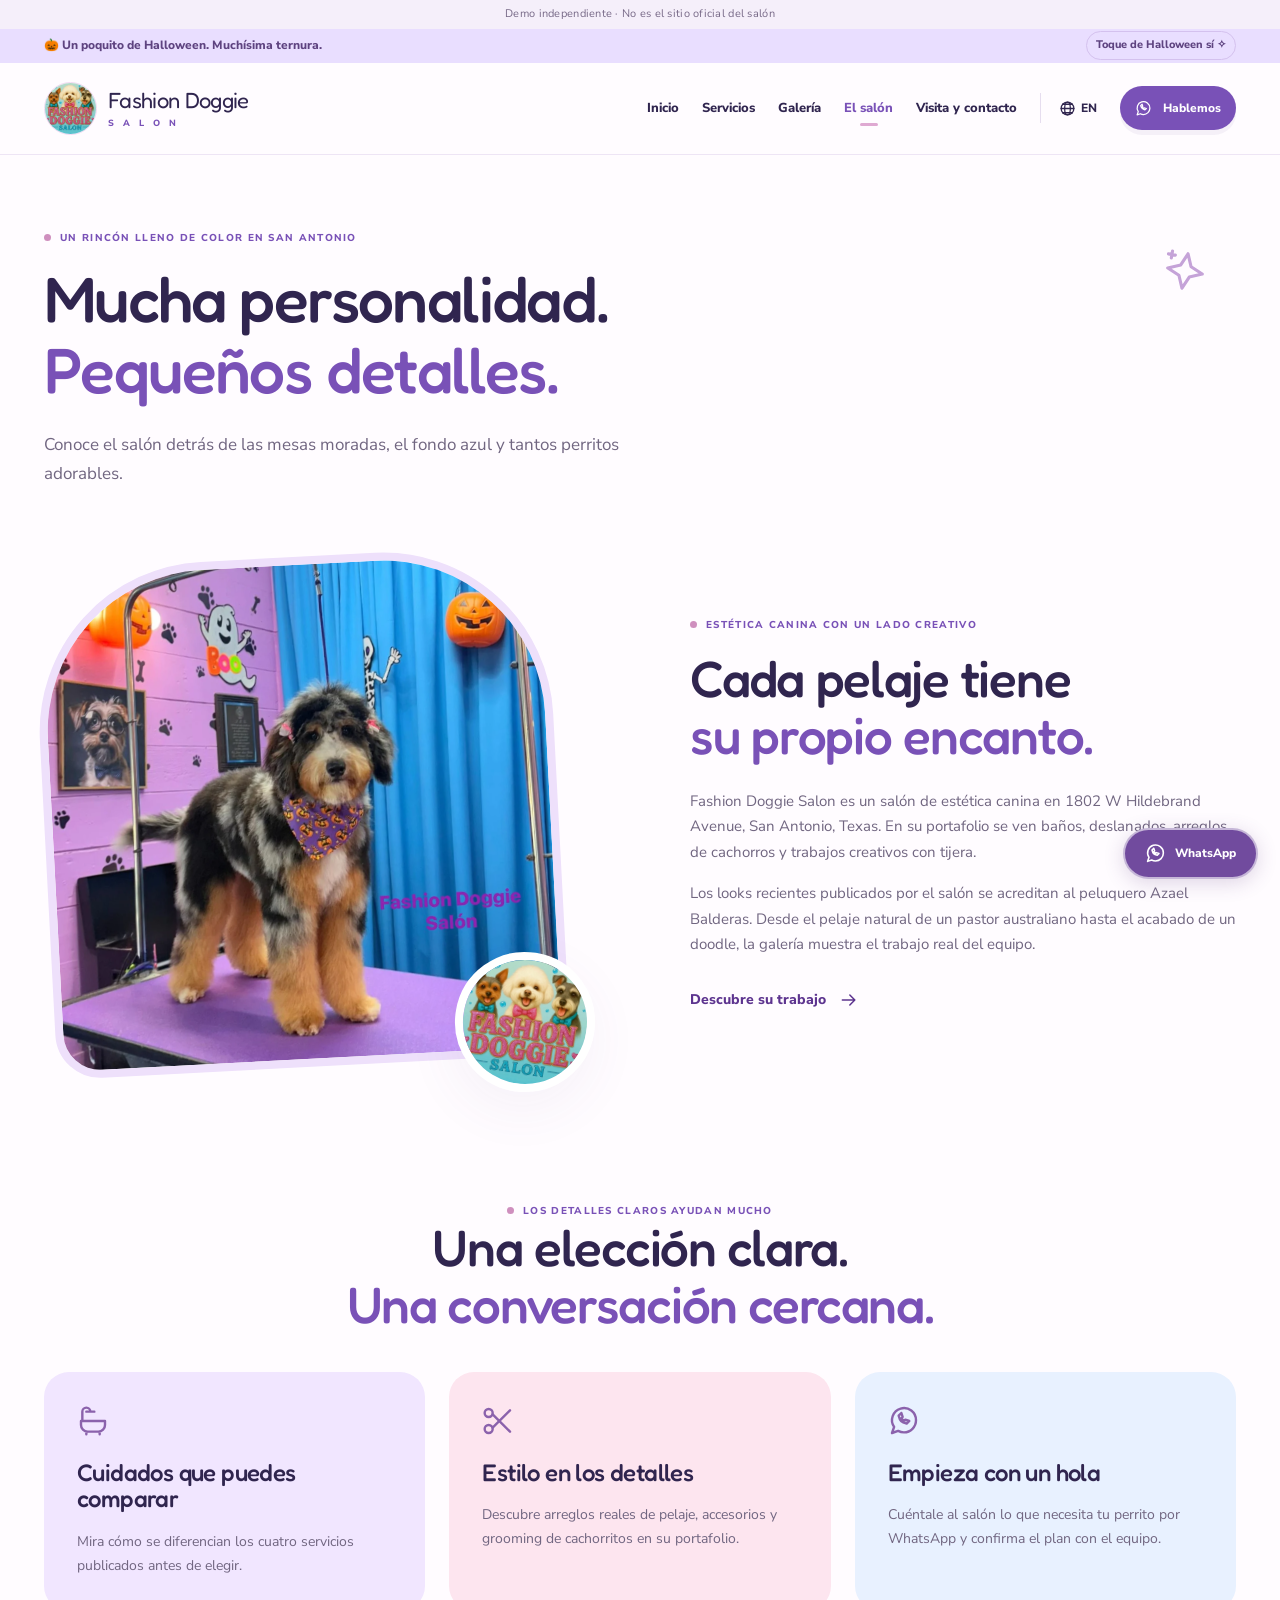
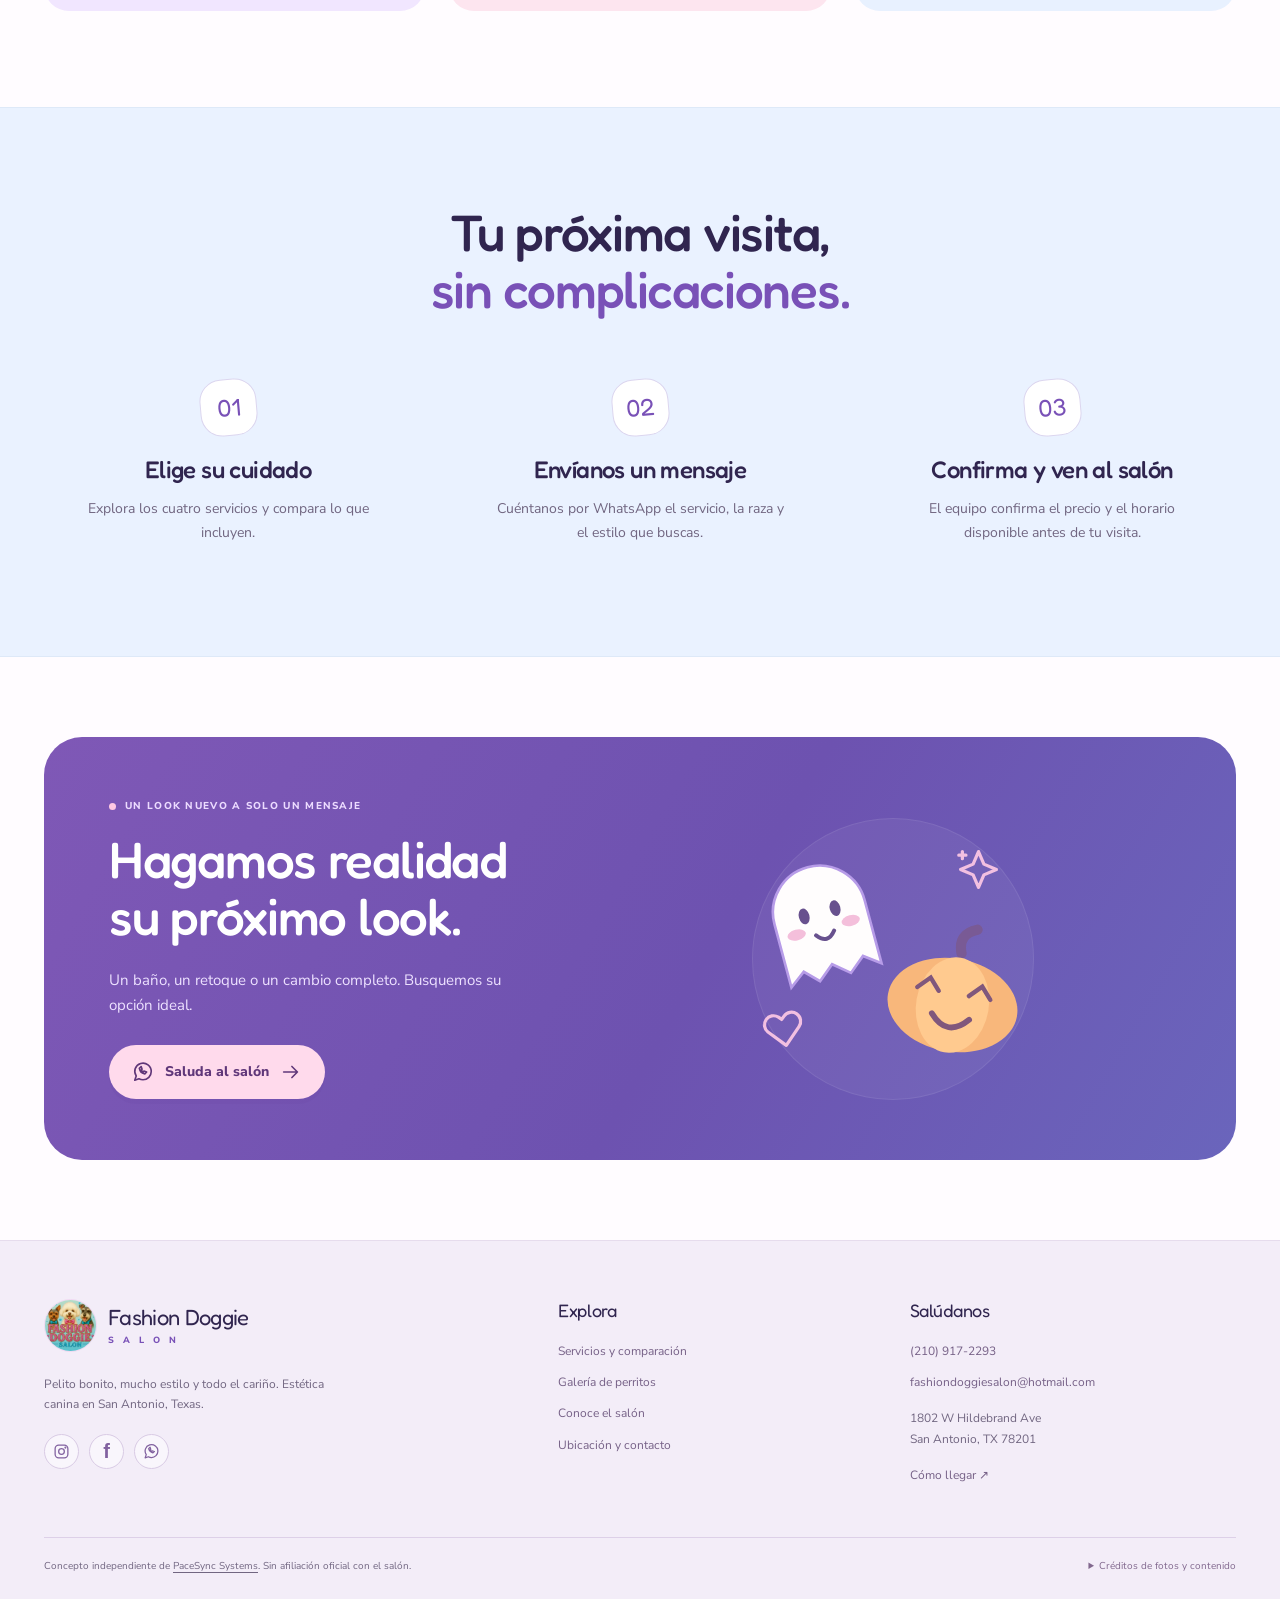
<file: es/about.html>
<!doctype html><html lang="es"><head><meta charset="utf-8"><meta name="viewport" content="width=device-width, initial-scale=1"><meta name="robots" content="noindex,nofollow,noarchive"><meta name="theme-color" content="#eee5ff"><meta name="description" content="Demo bilingüe independiente para Fashion Doggie Salon, San Antonio. Explora cuatro servicios, fotos del salón y consultas por WhatsApp."><meta http-equiv="Content-Security-Policy" content="default-src 'self'; img-src 'self' data:; style-src 'self'; font-src 'self'; script-src 'self'; connect-src 'none'; frame-src https://www.google.com https://maps.google.com; object-src 'none'; base-uri 'self'; form-action 'none'; upgrade-insecure-requests"><title>Conoce el salón | Fashion Doggie Salon — Demo</title><link rel="icon" href="../assets/favicon.svg" type="image/svg+xml"><link rel="stylesheet" href="../assets/fonts.css?v=2"><link rel="stylesheet" href="../style.css"></head><body data-lang="es"><a class="skip" href="#main">Saltar al contenido</a>
    <div class="demo-bar">Demo independiente · No es el sitio oficial del salón</div>
    <div class="season-bar"><div class="wrap"><span>🎃 Un poquito de Halloween. Muchísima ternura.</span><button class="sprinkle-toggle" aria-pressed="true">Toque de Halloween <span data-toggle-state>sí</span> ✧</button></div></div>
    <header class="header"><div class="wrap nav-wrap"><a class="brand" href="index.html"><img src="../assets/logo.webp" alt="Fashion Doggie Salon logo" width="58" height="58"><span>Fashion Doggie<small>S A L O N</small></span></a><button class="menu-toggle" aria-label="Abrir menú" aria-controls="main-nav" aria-expanded="false"><span></span><span></span><span></span></button><nav id="main-nav" aria-label="Navegación principal"><a href="index.html" >Inicio</a><a href="services.html" >Servicios</a><a href="gallery.html" >Galería</a><a href="about.html" aria-current="page">El salón</a><a href="visit.html" >Visita y contacto</a></nav><a class="lang-toggle" href="../about.html" lang="en" aria-label="Read this page in English"><svg class="icon " viewBox="0 0 24 24" fill="none" stroke="currentColor" stroke-width="1.8" stroke-linecap="round" stroke-linejoin="round" aria-hidden="true"><circle cx="12" cy="12" r="9"/><ellipse cx="12" cy="12" rx="4" ry="9"/><path d="M3 12h18M5 6h14M5 18h14"/></svg>EN</a><a class="button small primary nav-cta" href="https://wa.me/12109172293?text=%C2%A1Hola%20Fashion%20Doggie%20Salon%21%20Me%20gustar%C3%ADa%20consultar%20una%20cita%20de%20est%C3%A9tica%20para%20mi%20perrito." target="_blank" rel="noopener noreferrer"><svg class="icon " viewBox="0 0 24 24" fill="none" stroke="currentColor" stroke-width="1.8" stroke-linecap="round" stroke-linejoin="round" aria-hidden="true"><path d="M21 11.5a9 9 0 0 1-9 9c-1.6 0-3.1-.4-4.4-1.1L3 21l1.6-4.6A9 9 0 1 1 21 11.5Z"/><path d="M8 8c1 4 2 5 6 6l2-2-3-1-1 1-2-2 1-1-1-3Z"/></svg>Hablemos<svg class="icon " viewBox="0 0 24 24" fill="none" stroke="currentColor" stroke-width="1.8" stroke-linecap="round" stroke-linejoin="round" aria-hidden="true"><path d="M4 12h15m-6-6 6 6-6 6"/></svg></a></div></header><main id="main"><section class="page-intro wrap"><p class="eyebrow"><span></span>UN RINCÓN LLENO DE COLOR EN SAN ANTONIO</p><h1>Mucha personalidad.<br><span>Pequeños detalles.</span></h1><p>Conoce el salón detrás de las mesas moradas, el fondo azul y tantos perritos adorables.</p><svg class="icon intro-spark" viewBox="0 0 24 24" fill="none" stroke="currentColor" stroke-width="1.8" stroke-linecap="round" stroke-linejoin="round" aria-hidden="true"><path d="m12 2 3 7 7 3-7 3-3 7-3-7-7-3 7-3ZM3 2v4M1 4h4"/></svg></section><section class="wrap about-main"><div class="about-collage"><img src="../assets/aussiedoodle.webp" alt="Aussiedoodle in the salon" width="650" height="800"><img src="../assets/logo.webp" alt="Fashion Doggie Salon logo" width="150" height="150" class="about-logo"></div><div><p class="eyebrow"><span></span>ESTÉTICA CANINA CON UN LADO CREATIVO</p><h2>Cada pelaje tiene<br><span>su propio encanto.</span></h2><p>Fashion Doggie Salon es un salón de estética canina en 1802 W Hildebrand Avenue, San Antonio, Texas. En su portafolio se ven baños, deslanados, arreglos de cachorros y trabajos creativos con tijera.</p><p>Los looks recientes publicados por el salón se acreditan al peluquero Azael Balderas. Desde el pelaje natural de un pastor australiano hasta el acabado de un doodle, la galería muestra el trabajo real del equipo.</p><a class="text-link" href="gallery.html">Descubre su trabajo<svg class="icon " viewBox="0 0 24 24" fill="none" stroke="currentColor" stroke-width="1.8" stroke-linecap="round" stroke-linejoin="round" aria-hidden="true"><path d="M4 12h15m-6-6 6 6-6 6"/></svg></a></div></section><section class="section wrap"><div class="center-heading"><p class="eyebrow"><span></span>LOS DETALLES CLAROS AYUDAN MUCHO</p><h2>Una elección clara.<br><span>Una conversación cercana.</span></h2></div><div class="values-grid"><article><svg class="icon " viewBox="0 0 24 24" fill="none" stroke="currentColor" stroke-width="1.8" stroke-linecap="round" stroke-linejoin="round" aria-hidden="true"><path d="M3 12h18v3a5 5 0 0 1-5 5H8a5 5 0 0 1-5-5ZM4 12V5a3 3 0 0 1 6 0M7 5h6M7 20v2m10-2v2"/></svg><h3>Cuidados que puedes comparar</h3><p>Mira cómo se diferencian los cuatro servicios publicados antes de elegir.</p></article><article><svg class="icon " viewBox="0 0 24 24" fill="none" stroke="currentColor" stroke-width="1.8" stroke-linecap="round" stroke-linejoin="round" aria-hidden="true"><circle cx="5" cy="6" r="3"/><circle cx="5" cy="18" r="3"/><path d="m8 7 13 13M8 17 21 4"/></svg><h3>Estilo en los detalles</h3><p>Descubre arreglos reales de pelaje, accesorios y grooming de cachorritos en su portafolio.</p></article><article><svg class="icon " viewBox="0 0 24 24" fill="none" stroke="currentColor" stroke-width="1.8" stroke-linecap="round" stroke-linejoin="round" aria-hidden="true"><path d="M21 11.5a9 9 0 0 1-9 9c-1.6 0-3.1-.4-4.4-1.1L3 21l1.6-4.6A9 9 0 1 1 21 11.5Z"/><path d="M8 8c1 4 2 5 6 6l2-2-3-1-1 1-2-2 1-1-1-3Z"/></svg><h3>Empieza con un hola</h3><p>Cuéntale al salón lo que necesita tu perrito por WhatsApp y confirma el plan con el equipo.</p></article></div></section><section class="how-section section"><div class="wrap"><div class="center-heading"><h2>Tu próxima visita,<br><span>sin complicaciones.</span></h2></div><div class="steps-grid"><article><span class="step-number">01</span><h3>Elige su cuidado</h3><p>Explora los cuatro servicios y compara lo que incluyen.</p></article><article><span class="step-number">02</span><h3>Envíanos un mensaje</h3><p>Cuéntanos por WhatsApp el servicio, la raza y el estilo que buscas.</p></article><article><span class="step-number">03</span><h3>Confirma y ven al salón</h3><p>El equipo confirma el precio y el horario disponible antes de tu visita.</p></article></div></div></section><section class="wrap final-cta"><div><p class="eyebrow"><span></span>UN LOOK NUEVO A SOLO UN MENSAJE</p><h2>Hagamos realidad<br>su próximo look.</h2><p>Un baño, un retoque o un cambio completo. Busquemos su opción ideal.</p><a class="button primary" href="https://wa.me/12109172293?text=%C2%A1Hola%20Fashion%20Doggie%20Salon%21%20Me%20gustar%C3%ADa%20consultar%20una%20cita%20de%20est%C3%A9tica%20para%20mi%20perrito." target="_blank" rel="noopener noreferrer"><svg class="icon " viewBox="0 0 24 24" fill="none" stroke="currentColor" stroke-width="1.8" stroke-linecap="round" stroke-linejoin="round" aria-hidden="true"><path d="M21 11.5a9 9 0 0 1-9 9c-1.6 0-3.1-.4-4.4-1.1L3 21l1.6-4.6A9 9 0 1 1 21 11.5Z"/><path d="M8 8c1 4 2 5 6 6l2-2-3-1-1 1-2-2 1-1-1-3Z"/></svg>Saluda al salón<svg class="icon " viewBox="0 0 24 24" fill="none" stroke="currentColor" stroke-width="1.8" stroke-linecap="round" stroke-linejoin="round" aria-hidden="true"><path d="M4 12h15m-6-6 6 6-6 6"/></svg></a></div><div class="cta-art"><svg class="ghost " viewBox="0 0 90 110" aria-hidden="true"><path d="M10 97V48a35 35 0 0 1 70 0v49l-12-9-12 10-12-10-12 10-10-10Z" fill="#fffdfd" stroke="#b79ce8" stroke-width="2"/><ellipse cx="33" cy="48" rx="4" ry="6" fill="#68518e"/><ellipse cx="57" cy="48" rx="4" ry="6" fill="#68518e"/><path d="M38 64q7 9 14 0" fill="none" stroke="#68518e" stroke-width="3" stroke-linecap="round"/><ellipse cx="24" cy="60" rx="7" ry="4" fill="#f4bfdb"/><ellipse cx="66" cy="60" rx="7" ry="4" fill="#f4bfdb"/></svg><svg class="pumpkin " viewBox="0 0 110 100" aria-hidden="true"><path d="M55 24q-5-13 8-18" fill="none" stroke="#795a95" stroke-width="7" stroke-linecap="round"/><ellipse cx="55" cy="60" rx="45" ry="32" fill="#f8b77b"/><ellipse cx="55" cy="60" rx="25" ry="33" fill="#ffca8f"/><path d="m29 52 8-8 7 8m21 0 8-8 7 8" fill="none" stroke="#80577c" stroke-width="3" stroke-linecap="round"/><path d="M42 68q13 15 26 0" fill="none" stroke="#80577c" stroke-width="4" stroke-linecap="round"/></svg><svg class="icon " viewBox="0 0 24 24" fill="none" stroke="currentColor" stroke-width="1.8" stroke-linecap="round" stroke-linejoin="round" aria-hidden="true"><path d="M20.8 4.7a5.1 5.1 0 0 0-7.2 0L12 6.3l-1.6-1.6a5.1 5.1 0 0 0-7.2 7.2L12 21l8.8-9.1a5.1 5.1 0 0 0 0-7.2Z"/></svg><svg class="icon " viewBox="0 0 24 24" fill="none" stroke="currentColor" stroke-width="1.8" stroke-linecap="round" stroke-linejoin="round" aria-hidden="true"><path d="m12 2 3 7 7 3-7 3-3 7-3-7-7-3 7-3ZM3 2v4M1 4h4"/></svg></div></section></main><footer><div class="wrap footer-top"><div class="footer-main"><a class="brand" href="index.html"><img src="../assets/logo.webp" alt="" width="58" height="58"><span>Fashion Doggie<small>S A L O N</small></span></a><p>Pelito bonito, mucho estilo y todo el cariño. Estética canina en San Antonio, Texas.</p><div class="socials"><a href="https://www.instagram.com/fashiondoggiesalon/" aria-label="Instagram" target="_blank" rel="noopener noreferrer"><svg class="icon " viewBox="0 0 24 24" fill="none" stroke="currentColor" stroke-width="1.8" stroke-linecap="round" stroke-linejoin="round" aria-hidden="true"><rect x="3" y="3" width="18" height="18" rx="5"/><circle cx="12" cy="12" r="4"/><circle cx="17.5" cy="6.5" r=".6" fill="currentColor"/></svg></a><a href="https://www.facebook.com/people/Fashion-Doggie-Salon/61576991880199" aria-label="Facebook" target="_blank" rel="noopener noreferrer">f</a><a href="https://wa.me/12109172293" aria-label="WhatsApp" target="_blank" rel="noopener noreferrer"><svg class="icon " viewBox="0 0 24 24" fill="none" stroke="currentColor" stroke-width="1.8" stroke-linecap="round" stroke-linejoin="round" aria-hidden="true"><path d="M21 11.5a9 9 0 0 1-9 9c-1.6 0-3.1-.4-4.4-1.1L3 21l1.6-4.6A9 9 0 1 1 21 11.5Z"/><path d="M8 8c1 4 2 5 6 6l2-2-3-1-1 1-2-2 1-1-1-3Z"/></svg></a></div></div><div><h3>Explora</h3><a href="services.html">Servicios y comparación</a><a href="gallery.html">Galería de perritos</a><a href="about.html">Conoce el salón</a><a href="visit.html">Ubicación y contacto</a></div><div class="footer-contact"><h3>Salúdanos</h3><a href="tel:+12109172293">(210) 917-2293</a><a href="mailto:fashiondoggiesalon@hotmail.com">fashiondoggiesalon@hotmail.com</a><p>1802 W Hildebrand Ave<br>San Antonio, TX 78201</p><a href="https://www.google.com/maps/place/Fashion+Doggie+Salon/@29.4660716,-98.5243858,17z/data=!4m6!3m5!1s0x865c5f00046b3a19:0x54e66f89a75852a6!8m2!3d29.4660716!4d-98.5243858!16s%2Fg%2F11yd1d560v" target="_blank" rel="noopener noreferrer">Cómo llegar ↗</a></div></div><div class="wrap footer-bottom"><p>Concepto independiente de <a href="https://pacesyncsystems.com" target="_blank" rel="noopener noreferrer">PaceSync Systems</a>. Sin afiliación oficial con el salón.</p><details><summary>Créditos de fotos y contenido</summary><p>Logo y fotos proceden del Instagram público del salón. Los servicios se basan en su comparación publicada; confirma los detalles y precios actuales con el equipo. Los comentarios proceden de Google Maps, consultado el 30 de octubre de 2026. Los resúmenes en español son paráfrasis. Esta demo temporal no recibe solicitudes ni confirma citas. <a href="https://www.instagram.com/fashiondoggiesalon/" target="_blank" rel="noopener noreferrer">Instagram</a> · <a href="https://www.instagram.com/fashiondoggiesalon/p/DanbDzlxazp/" target="_blank" rel="noopener noreferrer">Fuente de servicios</a> · <a href="https://www.google.com/maps/place/Fashion+Doggie+Salon/@29.4660716,-98.5243858,17z/data=!4m6!3m5!1s0x865c5f00046b3a19:0x54e66f89a75852a6!8m2!3d29.4660716!4d-98.5243858!16s%2Fg%2F11yd1d560v" target="_blank" rel="noopener noreferrer">Google Maps</a></p></details></div></footer>
    <a class="floating-wa" href="https://wa.me/12109172293" target="_blank" rel="noopener noreferrer" aria-label="Escribe al salón por WhatsApp"><svg class="icon " viewBox="0 0 24 24" fill="none" stroke="currentColor" stroke-width="1.8" stroke-linecap="round" stroke-linejoin="round" aria-hidden="true"><path d="M21 11.5a9 9 0 0 1-9 9c-1.6 0-3.1-.4-4.4-1.1L3 21l1.6-4.6A9 9 0 1 1 21 11.5Z"/><path d="M8 8c1 4 2 5 6 6l2-2-3-1-1 1-2-2 1-1-1-3Z"/></svg><span>WhatsApp</span></a>
    <dialog class="lightbox" aria-label="Visor de fotos del salón"><button class="lightbox-close" aria-label="Cerrar foto">×</button><button class="lightbox-prev" aria-label="Foto anterior">‹</button><figure><img src="../assets/aussie-halloween.webp" alt=""><figcaption></figcaption><a class="photo-source" href="https://www.instagram.com/fashiondoggiesalon/" target="_blank" rel="noopener noreferrer">Ver publicación original ↗</a></figure><button class="lightbox-next" aria-label="Foto siguiente">›</button></dialog><script src="../app.js" defer></script></body></html>
</file>
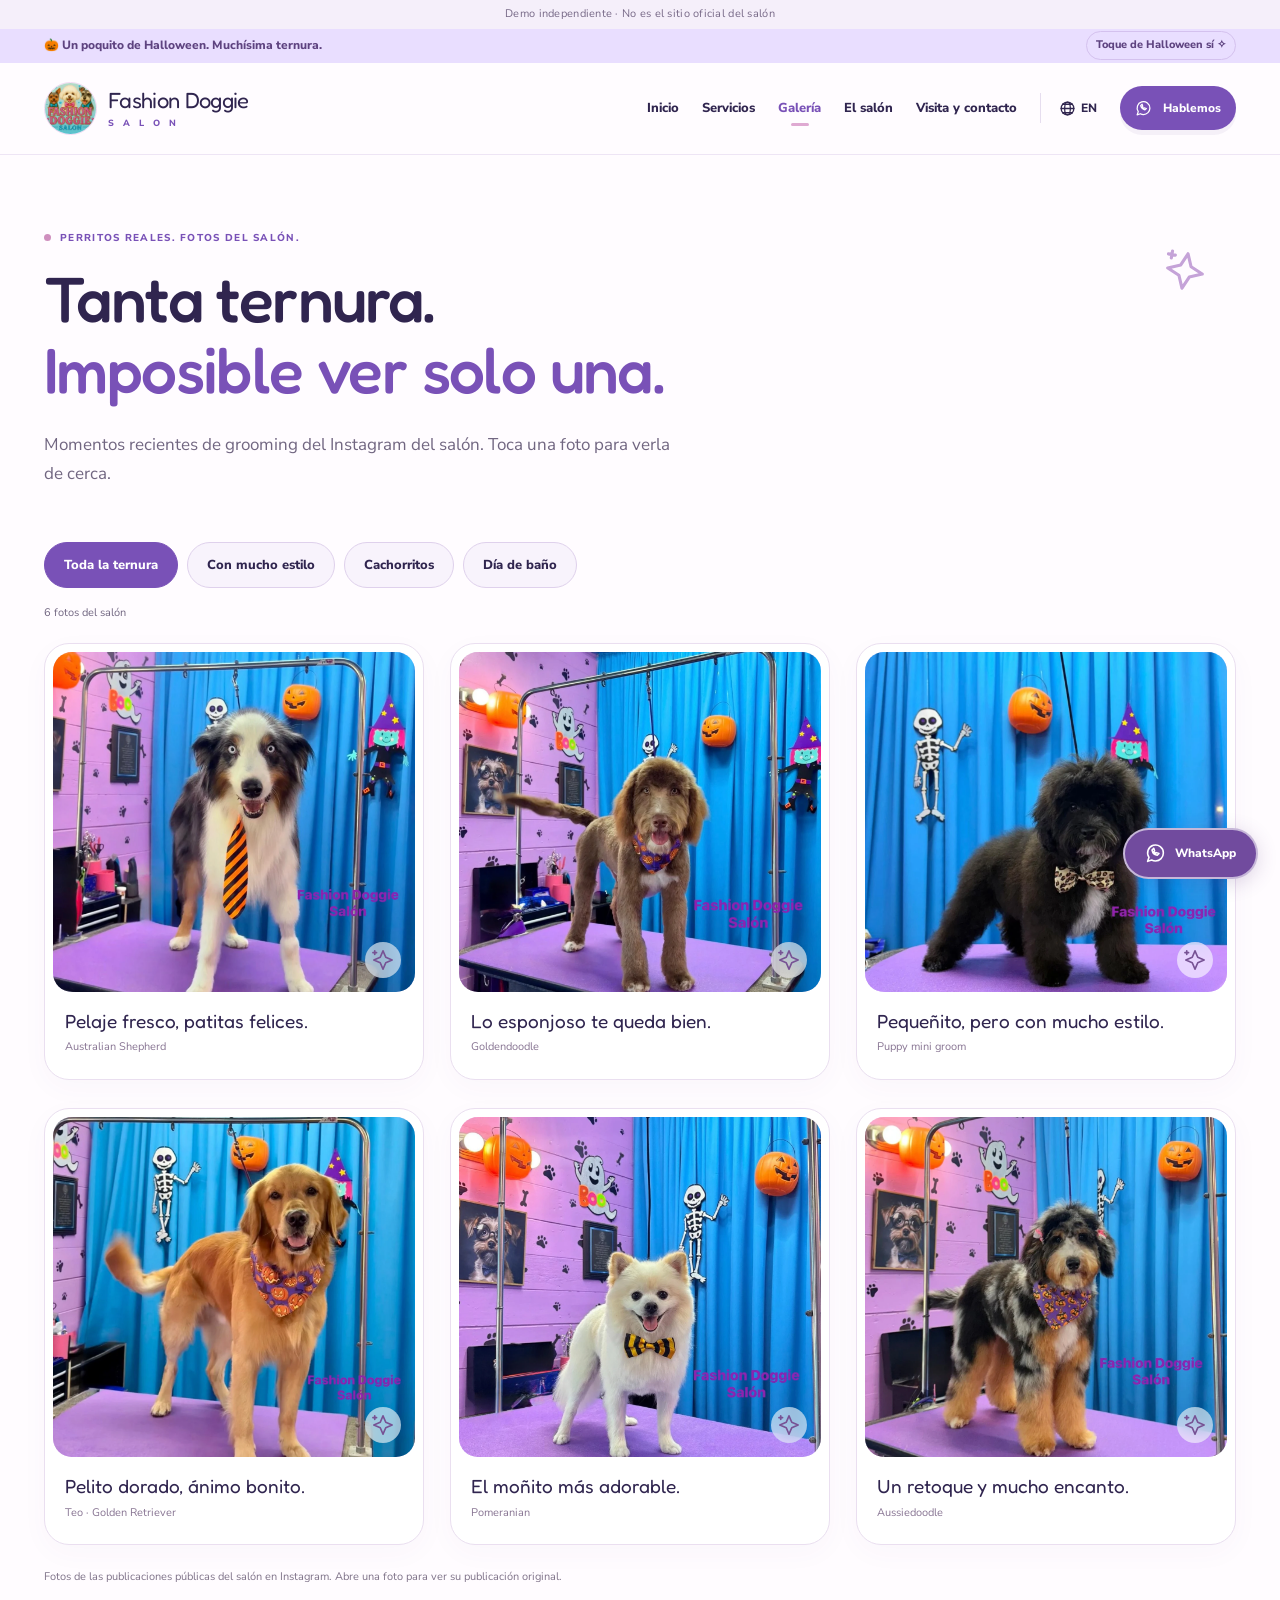
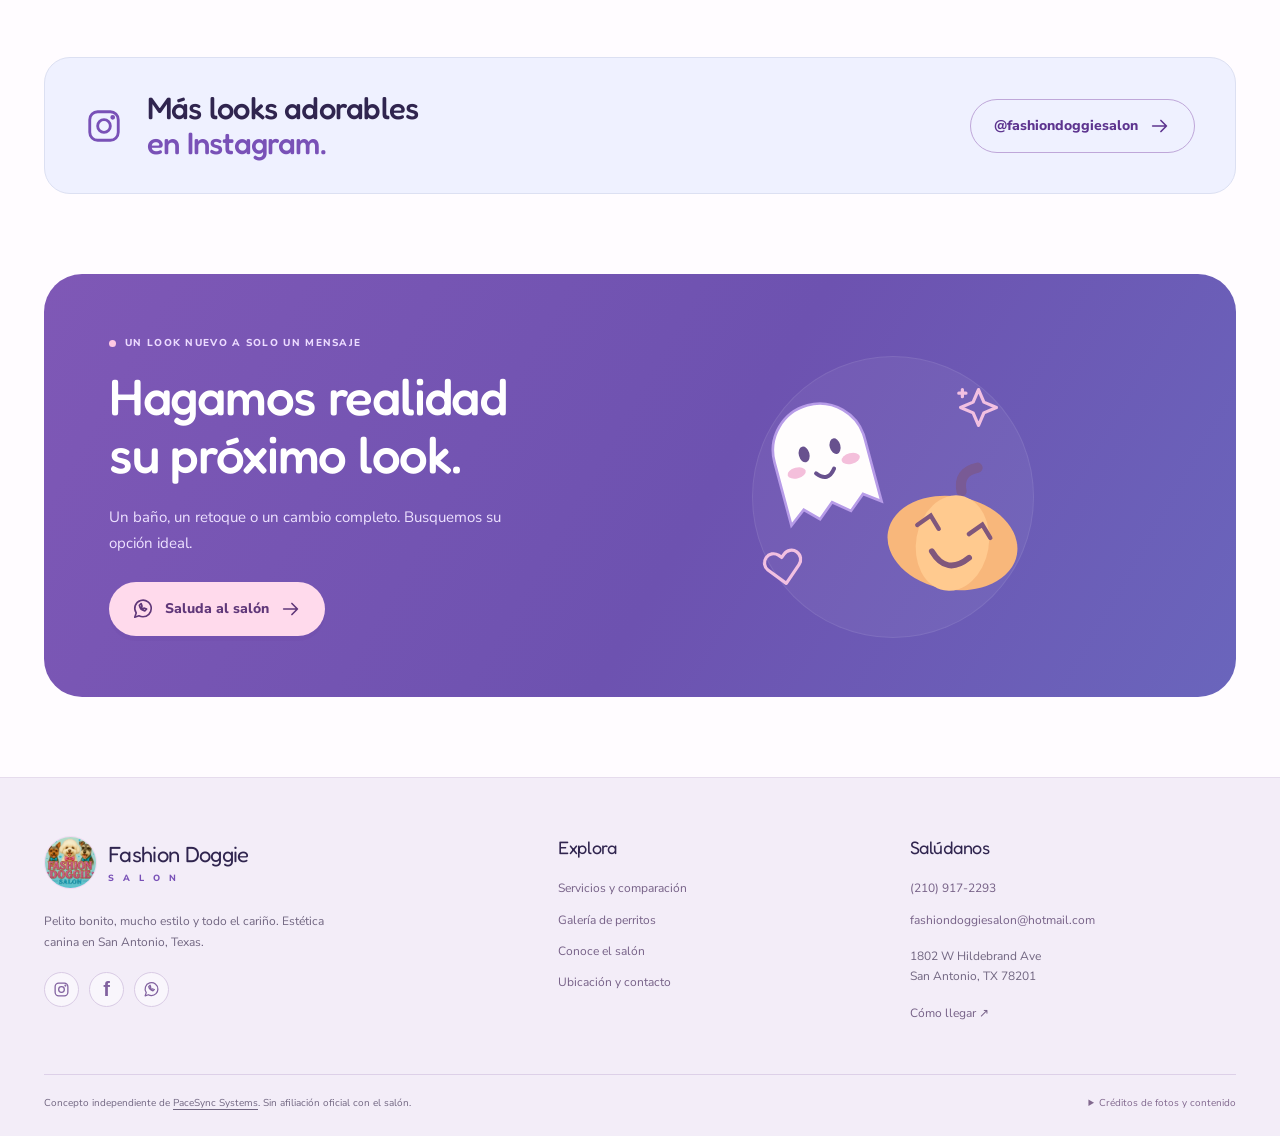
<file: es/gallery.html>
<!doctype html><html lang="es"><head><meta charset="utf-8"><meta name="viewport" content="width=device-width, initial-scale=1"><meta name="robots" content="noindex,nofollow,noarchive"><meta name="theme-color" content="#eee5ff"><meta name="description" content="Demo bilingüe independiente para Fashion Doggie Salon, San Antonio. Explora cuatro servicios, fotos del salón y consultas por WhatsApp."><meta http-equiv="Content-Security-Policy" content="default-src 'self'; img-src 'self' data:; style-src 'self'; font-src 'self'; script-src 'self'; connect-src 'none'; frame-src https://www.google.com https://maps.google.com; object-src 'none'; base-uri 'self'; form-action 'none'; upgrade-insecure-requests"><title>Galería de perritos | Fashion Doggie Salon — Demo</title><link rel="icon" href="../assets/favicon.svg" type="image/svg+xml"><link rel="stylesheet" href="../assets/fonts.css?v=2"><link rel="stylesheet" href="../style.css"></head><body data-lang="es"><a class="skip" href="#main">Saltar al contenido</a>
    <div class="demo-bar">Demo independiente · No es el sitio oficial del salón</div>
    <div class="season-bar"><div class="wrap"><span>🎃 Un poquito de Halloween. Muchísima ternura.</span><button class="sprinkle-toggle" aria-pressed="true">Toque de Halloween <span data-toggle-state>sí</span> ✧</button></div></div>
    <header class="header"><div class="wrap nav-wrap"><a class="brand" href="index.html"><img src="../assets/logo.webp" alt="Fashion Doggie Salon logo" width="58" height="58"><span>Fashion Doggie<small>S A L O N</small></span></a><button class="menu-toggle" aria-label="Abrir menú" aria-controls="main-nav" aria-expanded="false"><span></span><span></span><span></span></button><nav id="main-nav" aria-label="Navegación principal"><a href="index.html" >Inicio</a><a href="services.html" >Servicios</a><a href="gallery.html" aria-current="page">Galería</a><a href="about.html" >El salón</a><a href="visit.html" >Visita y contacto</a></nav><a class="lang-toggle" href="../gallery.html" lang="en" aria-label="Read this page in English"><svg class="icon " viewBox="0 0 24 24" fill="none" stroke="currentColor" stroke-width="1.8" stroke-linecap="round" stroke-linejoin="round" aria-hidden="true"><circle cx="12" cy="12" r="9"/><ellipse cx="12" cy="12" rx="4" ry="9"/><path d="M3 12h18M5 6h14M5 18h14"/></svg>EN</a><a class="button small primary nav-cta" href="https://wa.me/12109172293?text=%C2%A1Hola%20Fashion%20Doggie%20Salon%21%20Me%20gustar%C3%ADa%20consultar%20una%20cita%20de%20est%C3%A9tica%20para%20mi%20perrito." target="_blank" rel="noopener noreferrer"><svg class="icon " viewBox="0 0 24 24" fill="none" stroke="currentColor" stroke-width="1.8" stroke-linecap="round" stroke-linejoin="round" aria-hidden="true"><path d="M21 11.5a9 9 0 0 1-9 9c-1.6 0-3.1-.4-4.4-1.1L3 21l1.6-4.6A9 9 0 1 1 21 11.5Z"/><path d="M8 8c1 4 2 5 6 6l2-2-3-1-1 1-2-2 1-1-1-3Z"/></svg>Hablemos<svg class="icon " viewBox="0 0 24 24" fill="none" stroke="currentColor" stroke-width="1.8" stroke-linecap="round" stroke-linejoin="round" aria-hidden="true"><path d="M4 12h15m-6-6 6 6-6 6"/></svg></a></div></header><main id="main"><section class="page-intro wrap"><p class="eyebrow"><span></span>PERRITOS REALES. FOTOS DEL SALÓN.</p><h1>Tanta ternura.<br><span>Imposible ver solo una.</span></h1><p>Momentos recientes de grooming del Instagram del salón. Toca una foto para verla de cerca.</p><svg class="icon intro-spark" viewBox="0 0 24 24" fill="none" stroke="currentColor" stroke-width="1.8" stroke-linecap="round" stroke-linejoin="round" aria-hidden="true"><path d="m12 2 3 7 7 3-7 3-3 7-3-7-7-3 7-3ZM3 2v4M1 4h4"/></svg></section><section class="wrap gallery-main"><div class="gallery-filters" role="group" aria-label="Filtrar fotos"><button class="filter active" data-filter="all" aria-pressed="true">Toda la ternura</button><button class="filter " data-filter="styling" aria-pressed="false">Con mucho estilo</button><button class="filter " data-filter="puppy" aria-pressed="false">Cachorritos</button><button class="filter " data-filter="bath" aria-pressed="false">Día de baño</button></div><p class="gallery-count" aria-live="polite">6 fotos del salón</p><div class="photo-grid"><figure class="photo-card" data-kind="styling"><button class="photo-open" data-source="https://www.instagram.com/fashiondoggiesalon/p/DfFJr1OETXs/" aria-label="Ampliar Australian Shepherd"><img src="../assets/aussie-halloween.webp" alt="Australian Shepherd · Fashion Doggie Salon" loading="lazy" width="650" height="800"><span><svg class="icon " viewBox="0 0 24 24" fill="none" stroke="currentColor" stroke-width="1.8" stroke-linecap="round" stroke-linejoin="round" aria-hidden="true"><path d="m12 2 3 7 7 3-7 3-3 7-3-7-7-3 7-3ZM3 2v4M1 4h4"/></svg></span></button><figcaption><strong>Pelaje fresco, patitas felices.</strong><small>Australian Shepherd</small></figcaption></figure><figure class="photo-card" data-kind="styling"><button class="photo-open" data-source="https://www.instagram.com/fashiondoggiesalon/p/De4SJfREQZO/" aria-label="Ampliar Goldendoodle"><img src="../assets/goldendoodle.webp" alt="Goldendoodle · Fashion Doggie Salon" loading="lazy" width="650" height="800"><span><svg class="icon " viewBox="0 0 24 24" fill="none" stroke="currentColor" stroke-width="1.8" stroke-linecap="round" stroke-linejoin="round" aria-hidden="true"><path d="m12 2 3 7 7 3-7 3-3 7-3-7-7-3 7-3ZM3 2v4M1 4h4"/></svg></span></button><figcaption><strong>Lo esponjoso te queda bien.</strong><small>Goldendoodle</small></figcaption></figure><figure class="photo-card" data-kind="puppy"><button class="photo-open" data-source="https://www.instagram.com/fashiondoggiesalon/p/De_-jw5kVRb/" aria-label="Ampliar Puppy mini groom"><img src="../assets/puppy-mini.webp" alt="Puppy mini groom · Fashion Doggie Salon" loading="lazy" width="650" height="800"><span><svg class="icon " viewBox="0 0 24 24" fill="none" stroke="currentColor" stroke-width="1.8" stroke-linecap="round" stroke-linejoin="round" aria-hidden="true"><path d="m12 2 3 7 7 3-7 3-3 7-3-7-7-3 7-3ZM3 2v4M1 4h4"/></svg></span></button><figcaption><strong>Pequeñito, pero con mucho estilo.</strong><small>Puppy mini groom</small></figcaption></figure><figure class="photo-card" data-kind="bath"><button class="photo-open" data-source="https://www.instagram.com/fashiondoggiesalon/p/DewnOQ8kUbA/" aria-label="Ampliar Teo · Golden Retriever"><img src="../assets/teo-golden.webp" alt="Teo · Golden Retriever · Fashion Doggie Salon" loading="lazy" width="650" height="800"><span><svg class="icon " viewBox="0 0 24 24" fill="none" stroke="currentColor" stroke-width="1.8" stroke-linecap="round" stroke-linejoin="round" aria-hidden="true"><path d="m12 2 3 7 7 3-7 3-3 7-3-7-7-3 7-3ZM3 2v4M1 4h4"/></svg></span></button><figcaption><strong>Pelito dorado, ánimo bonito.</strong><small>Teo · Golden Retriever</small></figcaption></figure><figure class="photo-card" data-kind="styling"><button class="photo-open" data-source="https://www.instagram.com/fashiondoggiesalon/p/DemdykpEfTV/" aria-label="Ampliar Pomeranian"><img src="../assets/pomeranian.webp" alt="Pomeranian · Fashion Doggie Salon" loading="lazy" width="650" height="800"><span><svg class="icon " viewBox="0 0 24 24" fill="none" stroke="currentColor" stroke-width="1.8" stroke-linecap="round" stroke-linejoin="round" aria-hidden="true"><path d="m12 2 3 7 7 3-7 3-3 7-3-7-7-3 7-3ZM3 2v4M1 4h4"/></svg></span></button><figcaption><strong>El moñito más adorable.</strong><small>Pomeranian</small></figcaption></figure><figure class="photo-card" data-kind="puppy"><button class="photo-open" data-source="https://www.instagram.com/fashiondoggiesalon/p/DerZmA1kQ5p/" aria-label="Ampliar Aussiedoodle"><img src="../assets/aussiedoodle.webp" alt="Aussiedoodle · Fashion Doggie Salon" loading="lazy" width="650" height="800"><span><svg class="icon " viewBox="0 0 24 24" fill="none" stroke="currentColor" stroke-width="1.8" stroke-linecap="round" stroke-linejoin="round" aria-hidden="true"><path d="m12 2 3 7 7 3-7 3-3 7-3-7-7-3 7-3ZM3 2v4M1 4h4"/></svg></span></button><figcaption><strong>Un retoque y mucho encanto.</strong><small>Aussiedoodle</small></figcaption></figure></div><p class="fine-print">Fotos de las publicaciones públicas del salón en Instagram. Abre una foto para ver su publicación original.</p></section><section class="wrap gallery-follow"><div><svg class="icon " viewBox="0 0 24 24" fill="none" stroke="currentColor" stroke-width="1.8" stroke-linecap="round" stroke-linejoin="round" aria-hidden="true"><rect x="3" y="3" width="18" height="18" rx="5"/><circle cx="12" cy="12" r="4"/><circle cx="17.5" cy="6.5" r=".6" fill="currentColor"/></svg><h2>Más looks adorables<br><span>en Instagram.</span></h2></div><a class="button outline" href="https://www.instagram.com/fashiondoggiesalon/" target="_blank" rel="noopener noreferrer">@fashiondoggiesalon<svg class="icon " viewBox="0 0 24 24" fill="none" stroke="currentColor" stroke-width="1.8" stroke-linecap="round" stroke-linejoin="round" aria-hidden="true"><path d="M4 12h15m-6-6 6 6-6 6"/></svg></a></section><section class="wrap final-cta"><div><p class="eyebrow"><span></span>UN LOOK NUEVO A SOLO UN MENSAJE</p><h2>Hagamos realidad<br>su próximo look.</h2><p>Un baño, un retoque o un cambio completo. Busquemos su opción ideal.</p><a class="button primary" href="https://wa.me/12109172293?text=%C2%A1Hola%20Fashion%20Doggie%20Salon%21%20Me%20gustar%C3%ADa%20consultar%20una%20cita%20de%20est%C3%A9tica%20para%20mi%20perrito." target="_blank" rel="noopener noreferrer"><svg class="icon " viewBox="0 0 24 24" fill="none" stroke="currentColor" stroke-width="1.8" stroke-linecap="round" stroke-linejoin="round" aria-hidden="true"><path d="M21 11.5a9 9 0 0 1-9 9c-1.6 0-3.1-.4-4.4-1.1L3 21l1.6-4.6A9 9 0 1 1 21 11.5Z"/><path d="M8 8c1 4 2 5 6 6l2-2-3-1-1 1-2-2 1-1-1-3Z"/></svg>Saluda al salón<svg class="icon " viewBox="0 0 24 24" fill="none" stroke="currentColor" stroke-width="1.8" stroke-linecap="round" stroke-linejoin="round" aria-hidden="true"><path d="M4 12h15m-6-6 6 6-6 6"/></svg></a></div><div class="cta-art"><svg class="ghost " viewBox="0 0 90 110" aria-hidden="true"><path d="M10 97V48a35 35 0 0 1 70 0v49l-12-9-12 10-12-10-12 10-10-10Z" fill="#fffdfd" stroke="#b79ce8" stroke-width="2"/><ellipse cx="33" cy="48" rx="4" ry="6" fill="#68518e"/><ellipse cx="57" cy="48" rx="4" ry="6" fill="#68518e"/><path d="M38 64q7 9 14 0" fill="none" stroke="#68518e" stroke-width="3" stroke-linecap="round"/><ellipse cx="24" cy="60" rx="7" ry="4" fill="#f4bfdb"/><ellipse cx="66" cy="60" rx="7" ry="4" fill="#f4bfdb"/></svg><svg class="pumpkin " viewBox="0 0 110 100" aria-hidden="true"><path d="M55 24q-5-13 8-18" fill="none" stroke="#795a95" stroke-width="7" stroke-linecap="round"/><ellipse cx="55" cy="60" rx="45" ry="32" fill="#f8b77b"/><ellipse cx="55" cy="60" rx="25" ry="33" fill="#ffca8f"/><path d="m29 52 8-8 7 8m21 0 8-8 7 8" fill="none" stroke="#80577c" stroke-width="3" stroke-linecap="round"/><path d="M42 68q13 15 26 0" fill="none" stroke="#80577c" stroke-width="4" stroke-linecap="round"/></svg><svg class="icon " viewBox="0 0 24 24" fill="none" stroke="currentColor" stroke-width="1.8" stroke-linecap="round" stroke-linejoin="round" aria-hidden="true"><path d="M20.8 4.7a5.1 5.1 0 0 0-7.2 0L12 6.3l-1.6-1.6a5.1 5.1 0 0 0-7.2 7.2L12 21l8.8-9.1a5.1 5.1 0 0 0 0-7.2Z"/></svg><svg class="icon " viewBox="0 0 24 24" fill="none" stroke="currentColor" stroke-width="1.8" stroke-linecap="round" stroke-linejoin="round" aria-hidden="true"><path d="m12 2 3 7 7 3-7 3-3 7-3-7-7-3 7-3ZM3 2v4M1 4h4"/></svg></div></section></main><footer><div class="wrap footer-top"><div class="footer-main"><a class="brand" href="index.html"><img src="../assets/logo.webp" alt="" width="58" height="58"><span>Fashion Doggie<small>S A L O N</small></span></a><p>Pelito bonito, mucho estilo y todo el cariño. Estética canina en San Antonio, Texas.</p><div class="socials"><a href="https://www.instagram.com/fashiondoggiesalon/" aria-label="Instagram" target="_blank" rel="noopener noreferrer"><svg class="icon " viewBox="0 0 24 24" fill="none" stroke="currentColor" stroke-width="1.8" stroke-linecap="round" stroke-linejoin="round" aria-hidden="true"><rect x="3" y="3" width="18" height="18" rx="5"/><circle cx="12" cy="12" r="4"/><circle cx="17.5" cy="6.5" r=".6" fill="currentColor"/></svg></a><a href="https://www.facebook.com/people/Fashion-Doggie-Salon/61576991880199" aria-label="Facebook" target="_blank" rel="noopener noreferrer">f</a><a href="https://wa.me/12109172293" aria-label="WhatsApp" target="_blank" rel="noopener noreferrer"><svg class="icon " viewBox="0 0 24 24" fill="none" stroke="currentColor" stroke-width="1.8" stroke-linecap="round" stroke-linejoin="round" aria-hidden="true"><path d="M21 11.5a9 9 0 0 1-9 9c-1.6 0-3.1-.4-4.4-1.1L3 21l1.6-4.6A9 9 0 1 1 21 11.5Z"/><path d="M8 8c1 4 2 5 6 6l2-2-3-1-1 1-2-2 1-1-1-3Z"/></svg></a></div></div><div><h3>Explora</h3><a href="services.html">Servicios y comparación</a><a href="gallery.html">Galería de perritos</a><a href="about.html">Conoce el salón</a><a href="visit.html">Ubicación y contacto</a></div><div class="footer-contact"><h3>Salúdanos</h3><a href="tel:+12109172293">(210) 917-2293</a><a href="mailto:fashiondoggiesalon@hotmail.com">fashiondoggiesalon@hotmail.com</a><p>1802 W Hildebrand Ave<br>San Antonio, TX 78201</p><a href="https://www.google.com/maps/place/Fashion+Doggie+Salon/@29.4660716,-98.5243858,17z/data=!4m6!3m5!1s0x865c5f00046b3a19:0x54e66f89a75852a6!8m2!3d29.4660716!4d-98.5243858!16s%2Fg%2F11yd1d560v" target="_blank" rel="noopener noreferrer">Cómo llegar ↗</a></div></div><div class="wrap footer-bottom"><p>Concepto independiente de <a href="https://pacesyncsystems.com" target="_blank" rel="noopener noreferrer">PaceSync Systems</a>. Sin afiliación oficial con el salón.</p><details><summary>Créditos de fotos y contenido</summary><p>Logo y fotos proceden del Instagram público del salón. Los servicios se basan en su comparación publicada; confirma los detalles y precios actuales con el equipo. Los comentarios proceden de Google Maps, consultado el 30 de octubre de 2026. Los resúmenes en español son paráfrasis. Esta demo temporal no recibe solicitudes ni confirma citas. <a href="https://www.instagram.com/fashiondoggiesalon/" target="_blank" rel="noopener noreferrer">Instagram</a> · <a href="https://www.instagram.com/fashiondoggiesalon/p/DanbDzlxazp/" target="_blank" rel="noopener noreferrer">Fuente de servicios</a> · <a href="https://www.google.com/maps/place/Fashion+Doggie+Salon/@29.4660716,-98.5243858,17z/data=!4m6!3m5!1s0x865c5f00046b3a19:0x54e66f89a75852a6!8m2!3d29.4660716!4d-98.5243858!16s%2Fg%2F11yd1d560v" target="_blank" rel="noopener noreferrer">Google Maps</a></p></details></div></footer>
    <a class="floating-wa" href="https://wa.me/12109172293" target="_blank" rel="noopener noreferrer" aria-label="Escribe al salón por WhatsApp"><svg class="icon " viewBox="0 0 24 24" fill="none" stroke="currentColor" stroke-width="1.8" stroke-linecap="round" stroke-linejoin="round" aria-hidden="true"><path d="M21 11.5a9 9 0 0 1-9 9c-1.6 0-3.1-.4-4.4-1.1L3 21l1.6-4.6A9 9 0 1 1 21 11.5Z"/><path d="M8 8c1 4 2 5 6 6l2-2-3-1-1 1-2-2 1-1-1-3Z"/></svg><span>WhatsApp</span></a>
    <dialog class="lightbox" aria-label="Visor de fotos del salón"><button class="lightbox-close" aria-label="Cerrar foto">×</button><button class="lightbox-prev" aria-label="Foto anterior">‹</button><figure><img src="../assets/aussie-halloween.webp" alt=""><figcaption></figcaption><a class="photo-source" href="https://www.instagram.com/fashiondoggiesalon/" target="_blank" rel="noopener noreferrer">Ver publicación original ↗</a></figure><button class="lightbox-next" aria-label="Foto siguiente">›</button></dialog><script src="../app.js" defer></script></body></html>
</file>
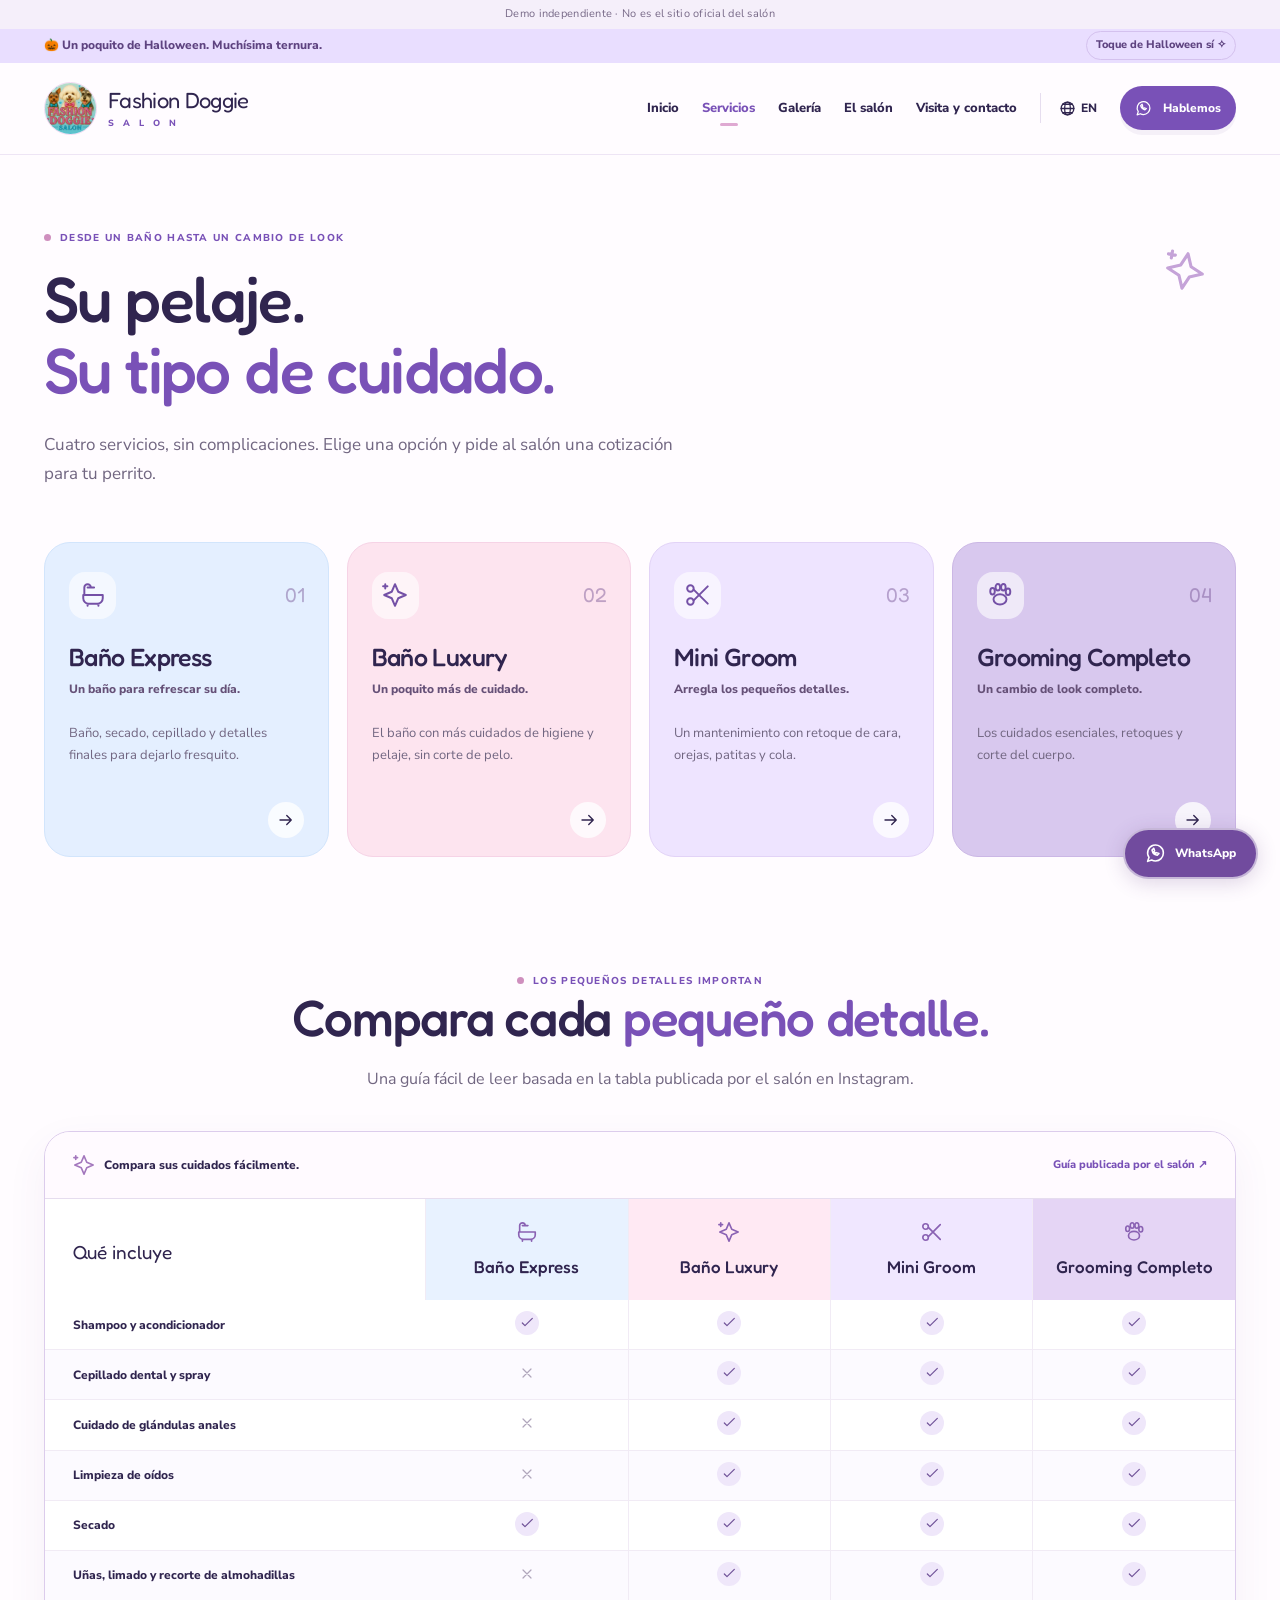
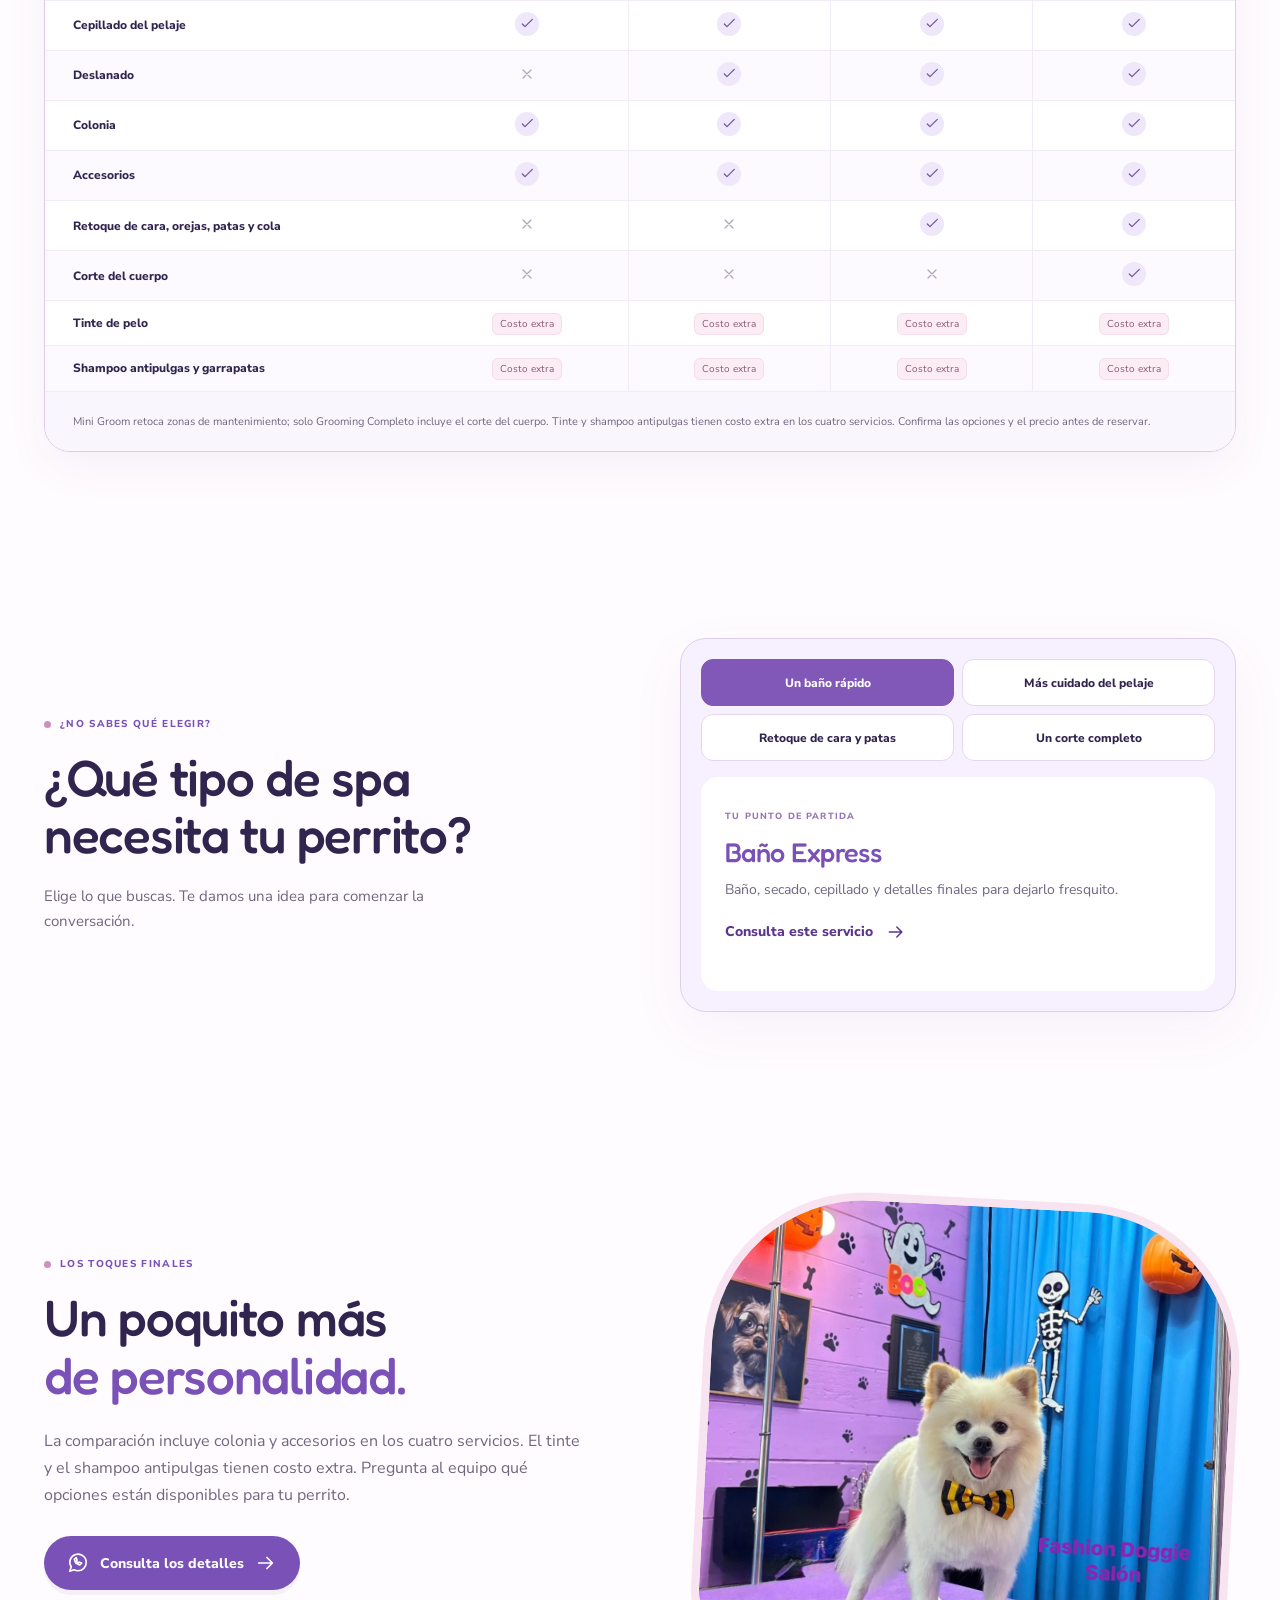
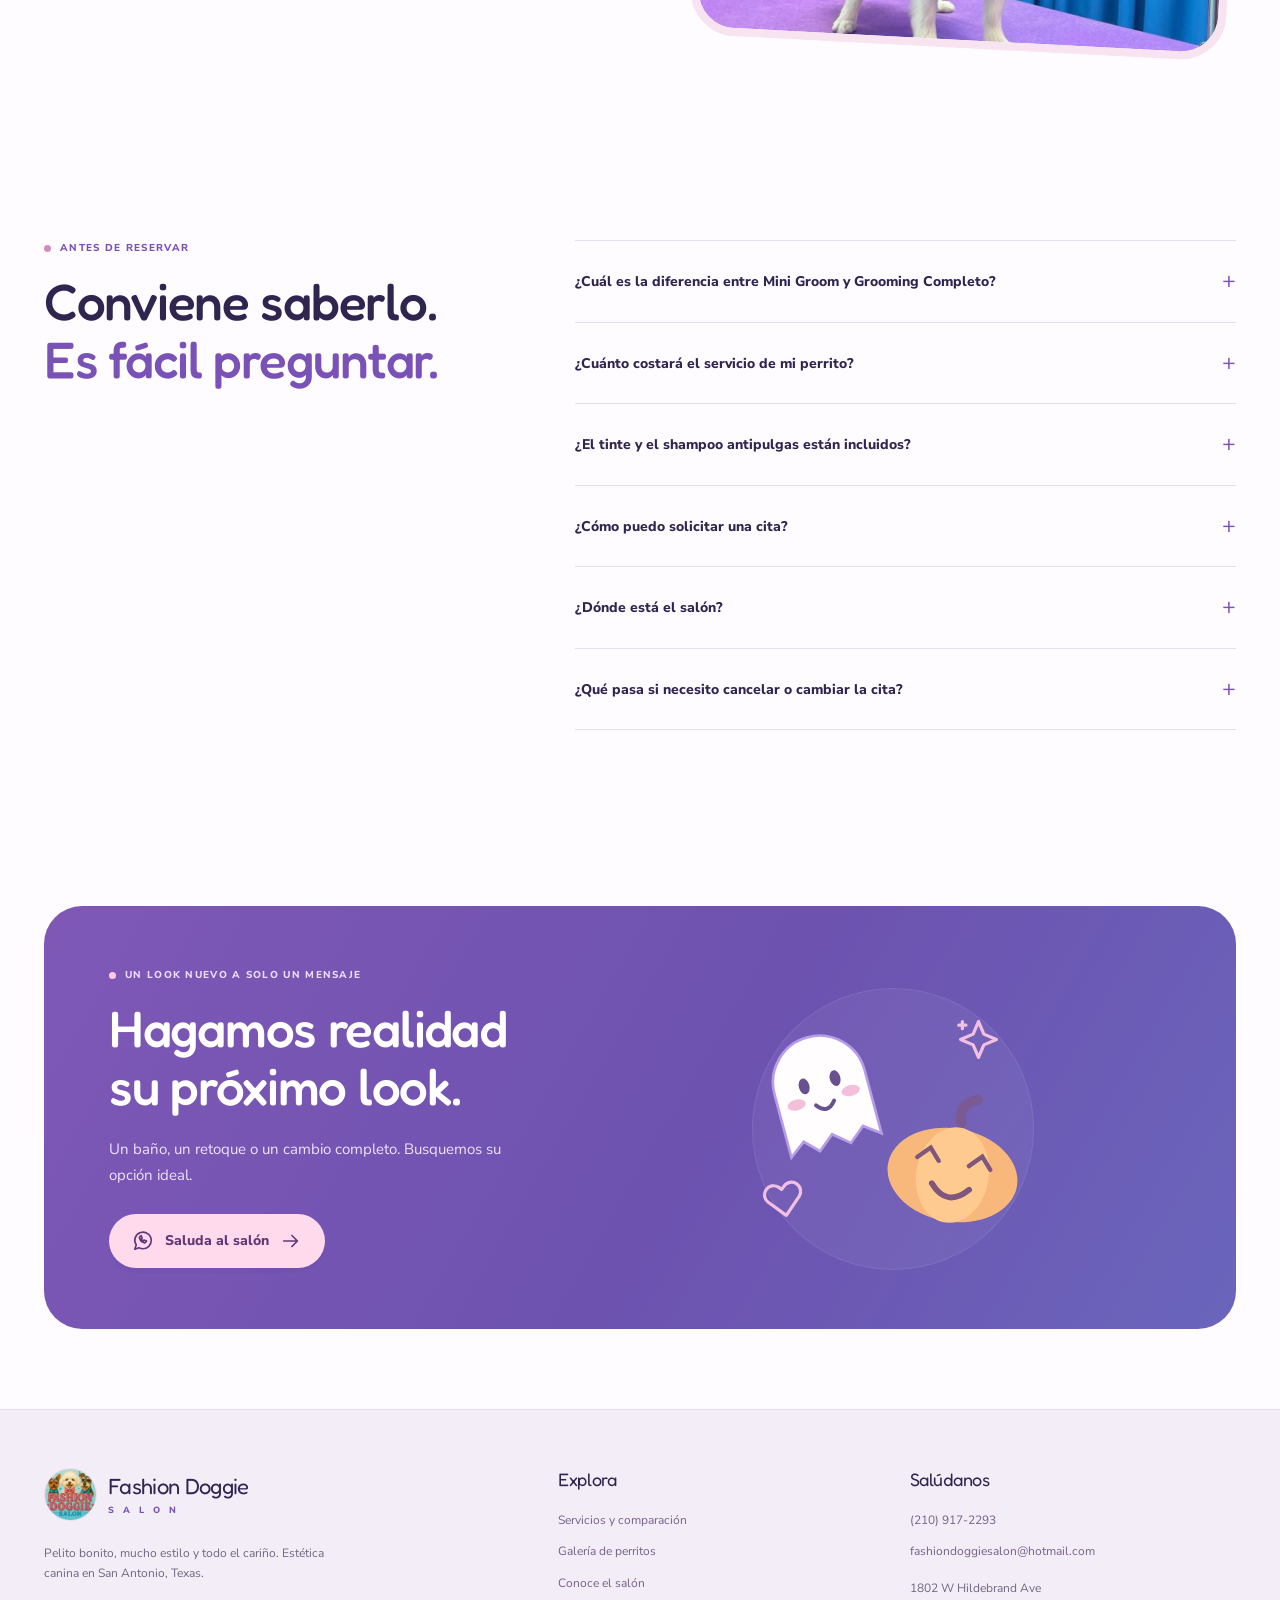
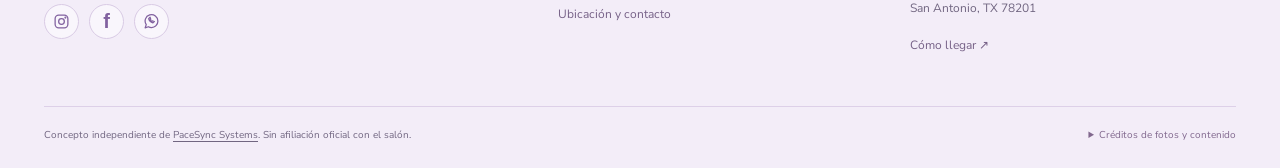
<file: es/services.html>
<!doctype html><html lang="es"><head><meta charset="utf-8"><meta name="viewport" content="width=device-width, initial-scale=1"><meta name="robots" content="noindex,nofollow,noarchive"><meta name="theme-color" content="#eee5ff"><meta name="description" content="Demo bilingüe independiente para Fashion Doggie Salon, San Antonio. Explora cuatro servicios, fotos del salón y consultas por WhatsApp."><meta http-equiv="Content-Security-Policy" content="default-src 'self'; img-src 'self' data:; style-src 'self'; font-src 'self'; script-src 'self'; connect-src 'none'; frame-src https://www.google.com https://maps.google.com; object-src 'none'; base-uri 'self'; form-action 'none'; upgrade-insecure-requests"><title>Servicios y comparación | Fashion Doggie Salon — Demo</title><link rel="icon" href="../assets/favicon.svg" type="image/svg+xml"><link rel="stylesheet" href="../assets/fonts.css?v=2"><link rel="stylesheet" href="../style.css"></head><body data-lang="es"><a class="skip" href="#main">Saltar al contenido</a>
    <div class="demo-bar">Demo independiente · No es el sitio oficial del salón</div>
    <div class="season-bar"><div class="wrap"><span>🎃 Un poquito de Halloween. Muchísima ternura.</span><button class="sprinkle-toggle" aria-pressed="true">Toque de Halloween <span data-toggle-state>sí</span> ✧</button></div></div>
    <header class="header"><div class="wrap nav-wrap"><a class="brand" href="index.html"><img src="../assets/logo.webp" alt="Fashion Doggie Salon logo" width="58" height="58"><span>Fashion Doggie<small>S A L O N</small></span></a><button class="menu-toggle" aria-label="Abrir menú" aria-controls="main-nav" aria-expanded="false"><span></span><span></span><span></span></button><nav id="main-nav" aria-label="Navegación principal"><a href="index.html" >Inicio</a><a href="services.html" aria-current="page">Servicios</a><a href="gallery.html" >Galería</a><a href="about.html" >El salón</a><a href="visit.html" >Visita y contacto</a></nav><a class="lang-toggle" href="../services.html" lang="en" aria-label="Read this page in English"><svg class="icon " viewBox="0 0 24 24" fill="none" stroke="currentColor" stroke-width="1.8" stroke-linecap="round" stroke-linejoin="round" aria-hidden="true"><circle cx="12" cy="12" r="9"/><ellipse cx="12" cy="12" rx="4" ry="9"/><path d="M3 12h18M5 6h14M5 18h14"/></svg>EN</a><a class="button small primary nav-cta" href="https://wa.me/12109172293?text=%C2%A1Hola%20Fashion%20Doggie%20Salon%21%20Me%20gustar%C3%ADa%20consultar%20una%20cita%20de%20est%C3%A9tica%20para%20mi%20perrito." target="_blank" rel="noopener noreferrer"><svg class="icon " viewBox="0 0 24 24" fill="none" stroke="currentColor" stroke-width="1.8" stroke-linecap="round" stroke-linejoin="round" aria-hidden="true"><path d="M21 11.5a9 9 0 0 1-9 9c-1.6 0-3.1-.4-4.4-1.1L3 21l1.6-4.6A9 9 0 1 1 21 11.5Z"/><path d="M8 8c1 4 2 5 6 6l2-2-3-1-1 1-2-2 1-1-1-3Z"/></svg>Hablemos<svg class="icon " viewBox="0 0 24 24" fill="none" stroke="currentColor" stroke-width="1.8" stroke-linecap="round" stroke-linejoin="round" aria-hidden="true"><path d="M4 12h15m-6-6 6 6-6 6"/></svg></a></div></header><main id="main"><section class="page-intro wrap"><p class="eyebrow"><span></span>DESDE UN BAÑO HASTA UN CAMBIO DE LOOK</p><h1>Su pelaje.<br><span>Su tipo de cuidado.</span></h1><p>Cuatro servicios, sin complicaciones. Elige una opción y pide al salón una cotización para tu perrito.</p><svg class="icon intro-spark" viewBox="0 0 24 24" fill="none" stroke="currentColor" stroke-width="1.8" stroke-linecap="round" stroke-linejoin="round" aria-hidden="true"><path d="m12 2 3 7 7 3-7 3-3 7-3-7-7-3 7-3ZM3 2v4M1 4h4"/></svg></section><section class="wrap"><div class="package-grid"><article class="package-card blue"><div class="package-icon"><svg class="icon " viewBox="0 0 24 24" fill="none" stroke="currentColor" stroke-width="1.8" stroke-linecap="round" stroke-linejoin="round" aria-hidden="true"><path d="M3 12h18v3a5 5 0 0 1-5 5H8a5 5 0 0 1-5-5ZM4 12V5a3 3 0 0 1 6 0M7 5h6M7 20v2m10-2v2"/></svg></div><span class="package-number">01</span><h3>Baño Express</h3><p class="package-tag">Un baño para refrescar su día.</p><p>Baño, secado, cepillado y detalles finales para dejarlo fresquito.</p><a href="visit.html?service=express" class="circle-link" aria-label="Consultar Baño Express"><svg class="icon " viewBox="0 0 24 24" fill="none" stroke="currentColor" stroke-width="1.8" stroke-linecap="round" stroke-linejoin="round" aria-hidden="true"><path d="M4 12h15m-6-6 6 6-6 6"/></svg></a></article><article class="package-card pink"><div class="package-icon"><svg class="icon " viewBox="0 0 24 24" fill="none" stroke="currentColor" stroke-width="1.8" stroke-linecap="round" stroke-linejoin="round" aria-hidden="true"><path d="m12 2 3 7 7 3-7 3-3 7-3-7-7-3 7-3ZM3 2v4M1 4h4"/></svg></div><span class="package-number">02</span><h3>Baño Luxury</h3><p class="package-tag">Un poquito más de cuidado.</p><p>El baño con más cuidados de higiene y pelaje, sin corte de pelo.</p><a href="visit.html?service=luxury" class="circle-link" aria-label="Consultar Baño Luxury"><svg class="icon " viewBox="0 0 24 24" fill="none" stroke="currentColor" stroke-width="1.8" stroke-linecap="round" stroke-linejoin="round" aria-hidden="true"><path d="M4 12h15m-6-6 6 6-6 6"/></svg></a></article><article class="package-card lavender"><div class="package-icon"><svg class="icon " viewBox="0 0 24 24" fill="none" stroke="currentColor" stroke-width="1.8" stroke-linecap="round" stroke-linejoin="round" aria-hidden="true"><circle cx="5" cy="6" r="3"/><circle cx="5" cy="18" r="3"/><path d="m8 7 13 13M8 17 21 4"/></svg></div><span class="package-number">03</span><h3>Mini Groom</h3><p class="package-tag">Arregla los pequeños detalles.</p><p>Un mantenimiento con retoque de cara, orejas, patitas y cola.</p><a href="visit.html?service=mini" class="circle-link" aria-label="Consultar Mini Groom"><svg class="icon " viewBox="0 0 24 24" fill="none" stroke="currentColor" stroke-width="1.8" stroke-linecap="round" stroke-linejoin="round" aria-hidden="true"><path d="M4 12h15m-6-6 6 6-6 6"/></svg></a></article><article class="package-card purple"><div class="package-icon"><svg class="icon " viewBox="0 0 24 24" fill="none" stroke="currentColor" stroke-width="1.8" stroke-linecap="round" stroke-linejoin="round" aria-hidden="true"><ellipse cx="12" cy="16" rx="6" ry="4.7"/><ellipse cx="5.1" cy="8.5" rx="2.1" ry="3"/><ellipse cx="10" cy="4.9" rx="2.1" ry="3"/><ellipse cx="15.1" cy="4.9" rx="2.1" ry="3"/><ellipse cx="19.4" cy="9" rx="2.1" ry="3"/></svg></div><span class="package-number">04</span><h3>Grooming Completo</h3><p class="package-tag">Un cambio de look completo.</p><p>Los cuidados esenciales, retoques y corte del cuerpo.</p><a href="visit.html?service=full" class="circle-link" aria-label="Consultar Grooming Completo"><svg class="icon " viewBox="0 0 24 24" fill="none" stroke="currentColor" stroke-width="1.8" stroke-linecap="round" stroke-linejoin="round" aria-hidden="true"><path d="M4 12h15m-6-6 6 6-6 6"/></svg></a></article></div></section><section class="section wrap" id="compare"><div class="center-heading"><p class="eyebrow"><span></span>LOS PEQUEÑOS DETALLES IMPORTAN</p><h2>Compara cada <span>pequeño detalle.</span></h2><p>Una guía fácil de leer basada en la tabla publicada por el salón en Instagram.</p></div><div class="comparison-shell"><div class="comparison-top"><span><svg class="icon " viewBox="0 0 24 24" fill="none" stroke="currentColor" stroke-width="1.8" stroke-linecap="round" stroke-linejoin="round" aria-hidden="true"><path d="m12 2 3 7 7 3-7 3-3 7-3-7-7-3 7-3ZM3 2v4M1 4h4"/></svg>Compara sus cuidados fácilmente.</span><a href="https://www.instagram.com/fashiondoggiesalon/p/DanbDzlxazp/" target="_blank" rel="noopener noreferrer">Guía publicada por el salón ↗</a></div><div class="comparison-desktop"><table><caption class="sr-only">Comparación de servicios de estética</caption><thead><tr><th scope="col">Qué incluye</th><th scope="col" class="col-express"><svg class="icon " viewBox="0 0 24 24" fill="none" stroke="currentColor" stroke-width="1.8" stroke-linecap="round" stroke-linejoin="round" aria-hidden="true"><path d="M3 12h18v3a5 5 0 0 1-5 5H8a5 5 0 0 1-5-5ZM4 12V5a3 3 0 0 1 6 0M7 5h6M7 20v2m10-2v2"/></svg><span>Baño Express</span></th><th scope="col" class="col-luxury"><svg class="icon " viewBox="0 0 24 24" fill="none" stroke="currentColor" stroke-width="1.8" stroke-linecap="round" stroke-linejoin="round" aria-hidden="true"><path d="m12 2 3 7 7 3-7 3-3 7-3-7-7-3 7-3ZM3 2v4M1 4h4"/></svg><span>Baño Luxury</span></th><th scope="col" class="col-mini"><svg class="icon " viewBox="0 0 24 24" fill="none" stroke="currentColor" stroke-width="1.8" stroke-linecap="round" stroke-linejoin="round" aria-hidden="true"><circle cx="5" cy="6" r="3"/><circle cx="5" cy="18" r="3"/><path d="m8 7 13 13M8 17 21 4"/></svg><span>Mini Groom</span></th><th scope="col" class="col-full"><svg class="icon " viewBox="0 0 24 24" fill="none" stroke="currentColor" stroke-width="1.8" stroke-linecap="round" stroke-linejoin="round" aria-hidden="true"><ellipse cx="12" cy="16" rx="6" ry="4.7"/><ellipse cx="5.1" cy="8.5" rx="2.1" ry="3"/><ellipse cx="10" cy="4.9" rx="2.1" ry="3"/><ellipse cx="15.1" cy="4.9" rx="2.1" ry="3"/><ellipse cx="19.4" cy="9" rx="2.1" ry="3"/></svg><span>Grooming Completo</span></th></tr></thead><tbody><tr><th scope="row">Shampoo y acondicionador</th><td><span class="status yes"><svg class="icon " viewBox="0 0 24 24" fill="none" stroke="currentColor" stroke-width="1.8" stroke-linecap="round" stroke-linejoin="round" aria-hidden="true"><path d="m5 12 4 4L20 5"/></svg><span class="sr-only">Incluido</span></span></td><td><span class="status yes"><svg class="icon " viewBox="0 0 24 24" fill="none" stroke="currentColor" stroke-width="1.8" stroke-linecap="round" stroke-linejoin="round" aria-hidden="true"><path d="m5 12 4 4L20 5"/></svg><span class="sr-only">Incluido</span></span></td><td><span class="status yes"><svg class="icon " viewBox="0 0 24 24" fill="none" stroke="currentColor" stroke-width="1.8" stroke-linecap="round" stroke-linejoin="round" aria-hidden="true"><path d="m5 12 4 4L20 5"/></svg><span class="sr-only">Incluido</span></span></td><td><span class="status yes"><svg class="icon " viewBox="0 0 24 24" fill="none" stroke="currentColor" stroke-width="1.8" stroke-linecap="round" stroke-linejoin="round" aria-hidden="true"><path d="m5 12 4 4L20 5"/></svg><span class="sr-only">Incluido</span></span></td></tr><tr><th scope="row">Cepillado dental y spray</th><td><span class="status no"><svg class="icon " viewBox="0 0 24 24" fill="none" stroke="currentColor" stroke-width="1.8" stroke-linecap="round" stroke-linejoin="round" aria-hidden="true"><path d="m6 6 12 12M6 18 18 6"/></svg><span class="sr-only">No incluido</span></span></td><td><span class="status yes"><svg class="icon " viewBox="0 0 24 24" fill="none" stroke="currentColor" stroke-width="1.8" stroke-linecap="round" stroke-linejoin="round" aria-hidden="true"><path d="m5 12 4 4L20 5"/></svg><span class="sr-only">Incluido</span></span></td><td><span class="status yes"><svg class="icon " viewBox="0 0 24 24" fill="none" stroke="currentColor" stroke-width="1.8" stroke-linecap="round" stroke-linejoin="round" aria-hidden="true"><path d="m5 12 4 4L20 5"/></svg><span class="sr-only">Incluido</span></span></td><td><span class="status yes"><svg class="icon " viewBox="0 0 24 24" fill="none" stroke="currentColor" stroke-width="1.8" stroke-linecap="round" stroke-linejoin="round" aria-hidden="true"><path d="m5 12 4 4L20 5"/></svg><span class="sr-only">Incluido</span></span></td></tr><tr><th scope="row">Cuidado de glándulas anales</th><td><span class="status no"><svg class="icon " viewBox="0 0 24 24" fill="none" stroke="currentColor" stroke-width="1.8" stroke-linecap="round" stroke-linejoin="round" aria-hidden="true"><path d="m6 6 12 12M6 18 18 6"/></svg><span class="sr-only">No incluido</span></span></td><td><span class="status yes"><svg class="icon " viewBox="0 0 24 24" fill="none" stroke="currentColor" stroke-width="1.8" stroke-linecap="round" stroke-linejoin="round" aria-hidden="true"><path d="m5 12 4 4L20 5"/></svg><span class="sr-only">Incluido</span></span></td><td><span class="status yes"><svg class="icon " viewBox="0 0 24 24" fill="none" stroke="currentColor" stroke-width="1.8" stroke-linecap="round" stroke-linejoin="round" aria-hidden="true"><path d="m5 12 4 4L20 5"/></svg><span class="sr-only">Incluido</span></span></td><td><span class="status yes"><svg class="icon " viewBox="0 0 24 24" fill="none" stroke="currentColor" stroke-width="1.8" stroke-linecap="round" stroke-linejoin="round" aria-hidden="true"><path d="m5 12 4 4L20 5"/></svg><span class="sr-only">Incluido</span></span></td></tr><tr><th scope="row">Limpieza de oídos</th><td><span class="status no"><svg class="icon " viewBox="0 0 24 24" fill="none" stroke="currentColor" stroke-width="1.8" stroke-linecap="round" stroke-linejoin="round" aria-hidden="true"><path d="m6 6 12 12M6 18 18 6"/></svg><span class="sr-only">No incluido</span></span></td><td><span class="status yes"><svg class="icon " viewBox="0 0 24 24" fill="none" stroke="currentColor" stroke-width="1.8" stroke-linecap="round" stroke-linejoin="round" aria-hidden="true"><path d="m5 12 4 4L20 5"/></svg><span class="sr-only">Incluido</span></span></td><td><span class="status yes"><svg class="icon " viewBox="0 0 24 24" fill="none" stroke="currentColor" stroke-width="1.8" stroke-linecap="round" stroke-linejoin="round" aria-hidden="true"><path d="m5 12 4 4L20 5"/></svg><span class="sr-only">Incluido</span></span></td><td><span class="status yes"><svg class="icon " viewBox="0 0 24 24" fill="none" stroke="currentColor" stroke-width="1.8" stroke-linecap="round" stroke-linejoin="round" aria-hidden="true"><path d="m5 12 4 4L20 5"/></svg><span class="sr-only">Incluido</span></span></td></tr><tr><th scope="row">Secado</th><td><span class="status yes"><svg class="icon " viewBox="0 0 24 24" fill="none" stroke="currentColor" stroke-width="1.8" stroke-linecap="round" stroke-linejoin="round" aria-hidden="true"><path d="m5 12 4 4L20 5"/></svg><span class="sr-only">Incluido</span></span></td><td><span class="status yes"><svg class="icon " viewBox="0 0 24 24" fill="none" stroke="currentColor" stroke-width="1.8" stroke-linecap="round" stroke-linejoin="round" aria-hidden="true"><path d="m5 12 4 4L20 5"/></svg><span class="sr-only">Incluido</span></span></td><td><span class="status yes"><svg class="icon " viewBox="0 0 24 24" fill="none" stroke="currentColor" stroke-width="1.8" stroke-linecap="round" stroke-linejoin="round" aria-hidden="true"><path d="m5 12 4 4L20 5"/></svg><span class="sr-only">Incluido</span></span></td><td><span class="status yes"><svg class="icon " viewBox="0 0 24 24" fill="none" stroke="currentColor" stroke-width="1.8" stroke-linecap="round" stroke-linejoin="round" aria-hidden="true"><path d="m5 12 4 4L20 5"/></svg><span class="sr-only">Incluido</span></span></td></tr><tr><th scope="row">Uñas, limado y recorte de almohadillas</th><td><span class="status no"><svg class="icon " viewBox="0 0 24 24" fill="none" stroke="currentColor" stroke-width="1.8" stroke-linecap="round" stroke-linejoin="round" aria-hidden="true"><path d="m6 6 12 12M6 18 18 6"/></svg><span class="sr-only">No incluido</span></span></td><td><span class="status yes"><svg class="icon " viewBox="0 0 24 24" fill="none" stroke="currentColor" stroke-width="1.8" stroke-linecap="round" stroke-linejoin="round" aria-hidden="true"><path d="m5 12 4 4L20 5"/></svg><span class="sr-only">Incluido</span></span></td><td><span class="status yes"><svg class="icon " viewBox="0 0 24 24" fill="none" stroke="currentColor" stroke-width="1.8" stroke-linecap="round" stroke-linejoin="round" aria-hidden="true"><path d="m5 12 4 4L20 5"/></svg><span class="sr-only">Incluido</span></span></td><td><span class="status yes"><svg class="icon " viewBox="0 0 24 24" fill="none" stroke="currentColor" stroke-width="1.8" stroke-linecap="round" stroke-linejoin="round" aria-hidden="true"><path d="m5 12 4 4L20 5"/></svg><span class="sr-only">Incluido</span></span></td></tr><tr><th scope="row">Cepillado del pelaje</th><td><span class="status yes"><svg class="icon " viewBox="0 0 24 24" fill="none" stroke="currentColor" stroke-width="1.8" stroke-linecap="round" stroke-linejoin="round" aria-hidden="true"><path d="m5 12 4 4L20 5"/></svg><span class="sr-only">Incluido</span></span></td><td><span class="status yes"><svg class="icon " viewBox="0 0 24 24" fill="none" stroke="currentColor" stroke-width="1.8" stroke-linecap="round" stroke-linejoin="round" aria-hidden="true"><path d="m5 12 4 4L20 5"/></svg><span class="sr-only">Incluido</span></span></td><td><span class="status yes"><svg class="icon " viewBox="0 0 24 24" fill="none" stroke="currentColor" stroke-width="1.8" stroke-linecap="round" stroke-linejoin="round" aria-hidden="true"><path d="m5 12 4 4L20 5"/></svg><span class="sr-only">Incluido</span></span></td><td><span class="status yes"><svg class="icon " viewBox="0 0 24 24" fill="none" stroke="currentColor" stroke-width="1.8" stroke-linecap="round" stroke-linejoin="round" aria-hidden="true"><path d="m5 12 4 4L20 5"/></svg><span class="sr-only">Incluido</span></span></td></tr><tr><th scope="row">Deslanado</th><td><span class="status no"><svg class="icon " viewBox="0 0 24 24" fill="none" stroke="currentColor" stroke-width="1.8" stroke-linecap="round" stroke-linejoin="round" aria-hidden="true"><path d="m6 6 12 12M6 18 18 6"/></svg><span class="sr-only">No incluido</span></span></td><td><span class="status yes"><svg class="icon " viewBox="0 0 24 24" fill="none" stroke="currentColor" stroke-width="1.8" stroke-linecap="round" stroke-linejoin="round" aria-hidden="true"><path d="m5 12 4 4L20 5"/></svg><span class="sr-only">Incluido</span></span></td><td><span class="status yes"><svg class="icon " viewBox="0 0 24 24" fill="none" stroke="currentColor" stroke-width="1.8" stroke-linecap="round" stroke-linejoin="round" aria-hidden="true"><path d="m5 12 4 4L20 5"/></svg><span class="sr-only">Incluido</span></span></td><td><span class="status yes"><svg class="icon " viewBox="0 0 24 24" fill="none" stroke="currentColor" stroke-width="1.8" stroke-linecap="round" stroke-linejoin="round" aria-hidden="true"><path d="m5 12 4 4L20 5"/></svg><span class="sr-only">Incluido</span></span></td></tr><tr><th scope="row">Colonia</th><td><span class="status yes"><svg class="icon " viewBox="0 0 24 24" fill="none" stroke="currentColor" stroke-width="1.8" stroke-linecap="round" stroke-linejoin="round" aria-hidden="true"><path d="m5 12 4 4L20 5"/></svg><span class="sr-only">Incluido</span></span></td><td><span class="status yes"><svg class="icon " viewBox="0 0 24 24" fill="none" stroke="currentColor" stroke-width="1.8" stroke-linecap="round" stroke-linejoin="round" aria-hidden="true"><path d="m5 12 4 4L20 5"/></svg><span class="sr-only">Incluido</span></span></td><td><span class="status yes"><svg class="icon " viewBox="0 0 24 24" fill="none" stroke="currentColor" stroke-width="1.8" stroke-linecap="round" stroke-linejoin="round" aria-hidden="true"><path d="m5 12 4 4L20 5"/></svg><span class="sr-only">Incluido</span></span></td><td><span class="status yes"><svg class="icon " viewBox="0 0 24 24" fill="none" stroke="currentColor" stroke-width="1.8" stroke-linecap="round" stroke-linejoin="round" aria-hidden="true"><path d="m5 12 4 4L20 5"/></svg><span class="sr-only">Incluido</span></span></td></tr><tr><th scope="row">Accesorios</th><td><span class="status yes"><svg class="icon " viewBox="0 0 24 24" fill="none" stroke="currentColor" stroke-width="1.8" stroke-linecap="round" stroke-linejoin="round" aria-hidden="true"><path d="m5 12 4 4L20 5"/></svg><span class="sr-only">Incluido</span></span></td><td><span class="status yes"><svg class="icon " viewBox="0 0 24 24" fill="none" stroke="currentColor" stroke-width="1.8" stroke-linecap="round" stroke-linejoin="round" aria-hidden="true"><path d="m5 12 4 4L20 5"/></svg><span class="sr-only">Incluido</span></span></td><td><span class="status yes"><svg class="icon " viewBox="0 0 24 24" fill="none" stroke="currentColor" stroke-width="1.8" stroke-linecap="round" stroke-linejoin="round" aria-hidden="true"><path d="m5 12 4 4L20 5"/></svg><span class="sr-only">Incluido</span></span></td><td><span class="status yes"><svg class="icon " viewBox="0 0 24 24" fill="none" stroke="currentColor" stroke-width="1.8" stroke-linecap="round" stroke-linejoin="round" aria-hidden="true"><path d="m5 12 4 4L20 5"/></svg><span class="sr-only">Incluido</span></span></td></tr><tr><th scope="row">Retoque de cara, orejas, patas y cola</th><td><span class="status no"><svg class="icon " viewBox="0 0 24 24" fill="none" stroke="currentColor" stroke-width="1.8" stroke-linecap="round" stroke-linejoin="round" aria-hidden="true"><path d="m6 6 12 12M6 18 18 6"/></svg><span class="sr-only">No incluido</span></span></td><td><span class="status no"><svg class="icon " viewBox="0 0 24 24" fill="none" stroke="currentColor" stroke-width="1.8" stroke-linecap="round" stroke-linejoin="round" aria-hidden="true"><path d="m6 6 12 12M6 18 18 6"/></svg><span class="sr-only">No incluido</span></span></td><td><span class="status yes"><svg class="icon " viewBox="0 0 24 24" fill="none" stroke="currentColor" stroke-width="1.8" stroke-linecap="round" stroke-linejoin="round" aria-hidden="true"><path d="m5 12 4 4L20 5"/></svg><span class="sr-only">Incluido</span></span></td><td><span class="status yes"><svg class="icon " viewBox="0 0 24 24" fill="none" stroke="currentColor" stroke-width="1.8" stroke-linecap="round" stroke-linejoin="round" aria-hidden="true"><path d="m5 12 4 4L20 5"/></svg><span class="sr-only">Incluido</span></span></td></tr><tr><th scope="row">Corte del cuerpo</th><td><span class="status no"><svg class="icon " viewBox="0 0 24 24" fill="none" stroke="currentColor" stroke-width="1.8" stroke-linecap="round" stroke-linejoin="round" aria-hidden="true"><path d="m6 6 12 12M6 18 18 6"/></svg><span class="sr-only">No incluido</span></span></td><td><span class="status no"><svg class="icon " viewBox="0 0 24 24" fill="none" stroke="currentColor" stroke-width="1.8" stroke-linecap="round" stroke-linejoin="round" aria-hidden="true"><path d="m6 6 12 12M6 18 18 6"/></svg><span class="sr-only">No incluido</span></span></td><td><span class="status no"><svg class="icon " viewBox="0 0 24 24" fill="none" stroke="currentColor" stroke-width="1.8" stroke-linecap="round" stroke-linejoin="round" aria-hidden="true"><path d="m6 6 12 12M6 18 18 6"/></svg><span class="sr-only">No incluido</span></span></td><td><span class="status yes"><svg class="icon " viewBox="0 0 24 24" fill="none" stroke="currentColor" stroke-width="1.8" stroke-linecap="round" stroke-linejoin="round" aria-hidden="true"><path d="m5 12 4 4L20 5"/></svg><span class="sr-only">Incluido</span></span></td></tr><tr><th scope="row">Tinte de pelo</th><td><span class="extra">Costo extra</span></td><td><span class="extra">Costo extra</span></td><td><span class="extra">Costo extra</span></td><td><span class="extra">Costo extra</span></td></tr><tr><th scope="row">Shampoo antipulgas y garrapatas</th><td><span class="extra">Costo extra</span></td><td><span class="extra">Costo extra</span></td><td><span class="extra">Costo extra</span></td><td><span class="extra">Costo extra</span></td></tr></tbody></table></div><div class="comparison-mobile"><div class="compare-tabs" role="group" aria-label="Elige un servicio para comparar"><button data-compare="0" aria-pressed="true" class="active">Baño Express</button><button data-compare="1" aria-pressed="false" class="">Baño Luxury</button><button data-compare="2" aria-pressed="false" class="">Mini Groom</button><button data-compare="3" aria-pressed="false" class="">Grooming Completo</button></div><div class="mobile-plan-name" aria-live="polite">Baño Express</div><ul class="mobile-feature-list"><li><span>Shampoo y acondicionador</span><span data-feature="0"><span class="status yes"><svg class="icon " viewBox="0 0 24 24" fill="none" stroke="currentColor" stroke-width="1.8" stroke-linecap="round" stroke-linejoin="round" aria-hidden="true"><path d="m5 12 4 4L20 5"/></svg><span class="sr-only">Incluido</span></span></span></li><li><span>Cepillado dental y spray</span><span data-feature="1"><span class="status no"><svg class="icon " viewBox="0 0 24 24" fill="none" stroke="currentColor" stroke-width="1.8" stroke-linecap="round" stroke-linejoin="round" aria-hidden="true"><path d="m6 6 12 12M6 18 18 6"/></svg><span class="sr-only">No incluido</span></span></span></li><li><span>Cuidado de glándulas anales</span><span data-feature="2"><span class="status no"><svg class="icon " viewBox="0 0 24 24" fill="none" stroke="currentColor" stroke-width="1.8" stroke-linecap="round" stroke-linejoin="round" aria-hidden="true"><path d="m6 6 12 12M6 18 18 6"/></svg><span class="sr-only">No incluido</span></span></span></li><li><span>Limpieza de oídos</span><span data-feature="3"><span class="status no"><svg class="icon " viewBox="0 0 24 24" fill="none" stroke="currentColor" stroke-width="1.8" stroke-linecap="round" stroke-linejoin="round" aria-hidden="true"><path d="m6 6 12 12M6 18 18 6"/></svg><span class="sr-only">No incluido</span></span></span></li><li><span>Secado</span><span data-feature="4"><span class="status yes"><svg class="icon " viewBox="0 0 24 24" fill="none" stroke="currentColor" stroke-width="1.8" stroke-linecap="round" stroke-linejoin="round" aria-hidden="true"><path d="m5 12 4 4L20 5"/></svg><span class="sr-only">Incluido</span></span></span></li><li><span>Uñas, limado y recorte de almohadillas</span><span data-feature="5"><span class="status no"><svg class="icon " viewBox="0 0 24 24" fill="none" stroke="currentColor" stroke-width="1.8" stroke-linecap="round" stroke-linejoin="round" aria-hidden="true"><path d="m6 6 12 12M6 18 18 6"/></svg><span class="sr-only">No incluido</span></span></span></li><li><span>Cepillado del pelaje</span><span data-feature="6"><span class="status yes"><svg class="icon " viewBox="0 0 24 24" fill="none" stroke="currentColor" stroke-width="1.8" stroke-linecap="round" stroke-linejoin="round" aria-hidden="true"><path d="m5 12 4 4L20 5"/></svg><span class="sr-only">Incluido</span></span></span></li><li><span>Deslanado</span><span data-feature="7"><span class="status no"><svg class="icon " viewBox="0 0 24 24" fill="none" stroke="currentColor" stroke-width="1.8" stroke-linecap="round" stroke-linejoin="round" aria-hidden="true"><path d="m6 6 12 12M6 18 18 6"/></svg><span class="sr-only">No incluido</span></span></span></li><li><span>Colonia</span><span data-feature="8"><span class="status yes"><svg class="icon " viewBox="0 0 24 24" fill="none" stroke="currentColor" stroke-width="1.8" stroke-linecap="round" stroke-linejoin="round" aria-hidden="true"><path d="m5 12 4 4L20 5"/></svg><span class="sr-only">Incluido</span></span></span></li><li><span>Accesorios</span><span data-feature="9"><span class="status yes"><svg class="icon " viewBox="0 0 24 24" fill="none" stroke="currentColor" stroke-width="1.8" stroke-linecap="round" stroke-linejoin="round" aria-hidden="true"><path d="m5 12 4 4L20 5"/></svg><span class="sr-only">Incluido</span></span></span></li><li><span>Retoque de cara, orejas, patas y cola</span><span data-feature="10"><span class="status no"><svg class="icon " viewBox="0 0 24 24" fill="none" stroke="currentColor" stroke-width="1.8" stroke-linecap="round" stroke-linejoin="round" aria-hidden="true"><path d="m6 6 12 12M6 18 18 6"/></svg><span class="sr-only">No incluido</span></span></span></li><li><span>Corte del cuerpo</span><span data-feature="11"><span class="status no"><svg class="icon " viewBox="0 0 24 24" fill="none" stroke="currentColor" stroke-width="1.8" stroke-linecap="round" stroke-linejoin="round" aria-hidden="true"><path d="m6 6 12 12M6 18 18 6"/></svg><span class="sr-only">No incluido</span></span></span></li><li><span>Tinte de pelo</span><span data-feature="12"><span class="extra">Costo extra</span></span></li><li><span>Shampoo antipulgas y garrapatas</span><span data-feature="13"><span class="extra">Costo extra</span></span></li></ul></div><p class="comparison-note">Mini Groom retoca zonas de mantenimiento; solo Grooming Completo incluye el corte del cuerpo. Tinte y shampoo antipulgas tienen costo extra en los cuatro servicios. Confirma las opciones y el precio antes de reservar.</p></div></section><section class="finder-section wrap"><div><p class="eyebrow"><span></span>¿NO SABES QUÉ ELEGIR?</p><h2>¿Qué tipo de spa<br>necesita tu perrito?</h2><p>Elige lo que buscas. Te damos una idea para comenzar la conversación.</p></div><div class="finder-card"><div class="finder-options" role="group" aria-label="Elige el cuidado que buscas"><button class="active" data-goal="express" aria-pressed="true">Un baño rápido</button><button class="" data-goal="luxury" aria-pressed="false">Más cuidado del pelaje</button><button class="" data-goal="mini" aria-pressed="false">Retoque de cara y patas</button><button class="" data-goal="full" aria-pressed="false">Un corte completo</button></div><div class="finder-result" aria-live="polite"><span>TU PUNTO DE PARTIDA</span><h3 id="finder-title">Baño Express</h3><p id="finder-description">Baño, secado, cepillado y detalles finales para dejarlo fresquito.</p><a id="finder-link" class="text-link" href="visit.html?service=express">Consulta este servicio<svg class="icon " viewBox="0 0 24 24" fill="none" stroke="currentColor" stroke-width="1.8" stroke-linecap="round" stroke-linejoin="round" aria-hidden="true"><path d="M4 12h15m-6-6 6 6-6 6"/></svg></a></div></div></section><section class="section wrap extras-section"><div><p class="eyebrow"><span></span>LOS TOQUES FINALES</p><h2>Un poquito más<br><span>de personalidad.</span></h2><p>La comparación incluye colonia y accesorios en los cuatro servicios. El tinte y el shampoo antipulgas tienen costo extra. Pregunta al equipo qué opciones están disponibles para tu perrito.</p><a class="button primary" href="https://wa.me/12109172293?text=%C2%A1Hola%20Fashion%20Doggie%20Salon%21%20Me%20gustar%C3%ADa%20consultar%20una%20cita%20de%20est%C3%A9tica%20para%20mi%20perrito." target="_blank" rel="noopener noreferrer"><svg class="icon " viewBox="0 0 24 24" fill="none" stroke="currentColor" stroke-width="1.8" stroke-linecap="round" stroke-linejoin="round" aria-hidden="true"><path d="M21 11.5a9 9 0 0 1-9 9c-1.6 0-3.1-.4-4.4-1.1L3 21l1.6-4.6A9 9 0 1 1 21 11.5Z"/><path d="M8 8c1 4 2 5 6 6l2-2-3-1-1 1-2-2 1-1-1-3Z"/></svg>Consulta los detalles<svg class="icon " viewBox="0 0 24 24" fill="none" stroke="currentColor" stroke-width="1.8" stroke-linecap="round" stroke-linejoin="round" aria-hidden="true"><path d="M4 12h15m-6-6 6 6-6 6"/></svg></a></div><img src="../assets/pomeranian.webp" alt="Pomeranian with a bow tie" width="650" height="800" loading="lazy"></section><section class="faq-section section wrap"><div><p class="eyebrow"><span></span>ANTES DE RESERVAR</p><h2>Conviene saberlo.<br><span>Es fácil preguntar.</span></h2></div><div class="faq-list"><details><summary>¿Cuál es la diferencia entre Mini Groom y Grooming Completo?<span>+</span></summary><p>La comparación del salón incluye retoque de cara, orejas, patas y cola en Mini Groom. Grooming Completo añade el corte del cuerpo.</p></details><details><summary>¿Cuánto costará el servicio de mi perrito?<span>+</span></summary><p>Pide al salón una cotización actual según tu perrito y el servicio elegido. Consulta el precio antes de confirmar la cita.</p></details><details><summary>¿El tinte y el shampoo antipulgas están incluidos?<span>+</span></summary><p>La comparación publicada los indica con costo extra en los cuatro servicios. Consulta su disponibilidad con el equipo.</p></details><details><summary>¿Cómo puedo solicitar una cita?<span>+</span></summary><p>Usa WhatsApp o prepara tu consulta en la página de contacto. Tu mensaje inicia una conversación; el salón confirma la cita.</p></details><details><summary>¿Dónde está el salón?<span>+</span></summary><p>En 1802 W Hildebrand Ave, San Antonio, TX 78201. Abre el enlace del mapa para planear tu visita.</p></details><details><summary>¿Qué pasa si necesito cancelar o cambiar la cita?<span>+</span></summary><p>Avisa al equipo lo antes posible. Revisa en Instagram la política actual de cancelaciones y ausencias antes de reservar.</p></details></div></section><section class="wrap final-cta"><div><p class="eyebrow"><span></span>UN LOOK NUEVO A SOLO UN MENSAJE</p><h2>Hagamos realidad<br>su próximo look.</h2><p>Un baño, un retoque o un cambio completo. Busquemos su opción ideal.</p><a class="button primary" href="https://wa.me/12109172293?text=%C2%A1Hola%20Fashion%20Doggie%20Salon%21%20Me%20gustar%C3%ADa%20consultar%20una%20cita%20de%20est%C3%A9tica%20para%20mi%20perrito." target="_blank" rel="noopener noreferrer"><svg class="icon " viewBox="0 0 24 24" fill="none" stroke="currentColor" stroke-width="1.8" stroke-linecap="round" stroke-linejoin="round" aria-hidden="true"><path d="M21 11.5a9 9 0 0 1-9 9c-1.6 0-3.1-.4-4.4-1.1L3 21l1.6-4.6A9 9 0 1 1 21 11.5Z"/><path d="M8 8c1 4 2 5 6 6l2-2-3-1-1 1-2-2 1-1-1-3Z"/></svg>Saluda al salón<svg class="icon " viewBox="0 0 24 24" fill="none" stroke="currentColor" stroke-width="1.8" stroke-linecap="round" stroke-linejoin="round" aria-hidden="true"><path d="M4 12h15m-6-6 6 6-6 6"/></svg></a></div><div class="cta-art"><svg class="ghost " viewBox="0 0 90 110" aria-hidden="true"><path d="M10 97V48a35 35 0 0 1 70 0v49l-12-9-12 10-12-10-12 10-10-10Z" fill="#fffdfd" stroke="#b79ce8" stroke-width="2"/><ellipse cx="33" cy="48" rx="4" ry="6" fill="#68518e"/><ellipse cx="57" cy="48" rx="4" ry="6" fill="#68518e"/><path d="M38 64q7 9 14 0" fill="none" stroke="#68518e" stroke-width="3" stroke-linecap="round"/><ellipse cx="24" cy="60" rx="7" ry="4" fill="#f4bfdb"/><ellipse cx="66" cy="60" rx="7" ry="4" fill="#f4bfdb"/></svg><svg class="pumpkin " viewBox="0 0 110 100" aria-hidden="true"><path d="M55 24q-5-13 8-18" fill="none" stroke="#795a95" stroke-width="7" stroke-linecap="round"/><ellipse cx="55" cy="60" rx="45" ry="32" fill="#f8b77b"/><ellipse cx="55" cy="60" rx="25" ry="33" fill="#ffca8f"/><path d="m29 52 8-8 7 8m21 0 8-8 7 8" fill="none" stroke="#80577c" stroke-width="3" stroke-linecap="round"/><path d="M42 68q13 15 26 0" fill="none" stroke="#80577c" stroke-width="4" stroke-linecap="round"/></svg><svg class="icon " viewBox="0 0 24 24" fill="none" stroke="currentColor" stroke-width="1.8" stroke-linecap="round" stroke-linejoin="round" aria-hidden="true"><path d="M20.8 4.7a5.1 5.1 0 0 0-7.2 0L12 6.3l-1.6-1.6a5.1 5.1 0 0 0-7.2 7.2L12 21l8.8-9.1a5.1 5.1 0 0 0 0-7.2Z"/></svg><svg class="icon " viewBox="0 0 24 24" fill="none" stroke="currentColor" stroke-width="1.8" stroke-linecap="round" stroke-linejoin="round" aria-hidden="true"><path d="m12 2 3 7 7 3-7 3-3 7-3-7-7-3 7-3ZM3 2v4M1 4h4"/></svg></div></section></main><footer><div class="wrap footer-top"><div class="footer-main"><a class="brand" href="index.html"><img src="../assets/logo.webp" alt="" width="58" height="58"><span>Fashion Doggie<small>S A L O N</small></span></a><p>Pelito bonito, mucho estilo y todo el cariño. Estética canina en San Antonio, Texas.</p><div class="socials"><a href="https://www.instagram.com/fashiondoggiesalon/" aria-label="Instagram" target="_blank" rel="noopener noreferrer"><svg class="icon " viewBox="0 0 24 24" fill="none" stroke="currentColor" stroke-width="1.8" stroke-linecap="round" stroke-linejoin="round" aria-hidden="true"><rect x="3" y="3" width="18" height="18" rx="5"/><circle cx="12" cy="12" r="4"/><circle cx="17.5" cy="6.5" r=".6" fill="currentColor"/></svg></a><a href="https://www.facebook.com/people/Fashion-Doggie-Salon/61576991880199" aria-label="Facebook" target="_blank" rel="noopener noreferrer">f</a><a href="https://wa.me/12109172293" aria-label="WhatsApp" target="_blank" rel="noopener noreferrer"><svg class="icon " viewBox="0 0 24 24" fill="none" stroke="currentColor" stroke-width="1.8" stroke-linecap="round" stroke-linejoin="round" aria-hidden="true"><path d="M21 11.5a9 9 0 0 1-9 9c-1.6 0-3.1-.4-4.4-1.1L3 21l1.6-4.6A9 9 0 1 1 21 11.5Z"/><path d="M8 8c1 4 2 5 6 6l2-2-3-1-1 1-2-2 1-1-1-3Z"/></svg></a></div></div><div><h3>Explora</h3><a href="services.html">Servicios y comparación</a><a href="gallery.html">Galería de perritos</a><a href="about.html">Conoce el salón</a><a href="visit.html">Ubicación y contacto</a></div><div class="footer-contact"><h3>Salúdanos</h3><a href="tel:+12109172293">(210) 917-2293</a><a href="mailto:fashiondoggiesalon@hotmail.com">fashiondoggiesalon@hotmail.com</a><p>1802 W Hildebrand Ave<br>San Antonio, TX 78201</p><a href="https://www.google.com/maps/place/Fashion+Doggie+Salon/@29.4660716,-98.5243858,17z/data=!4m6!3m5!1s0x865c5f00046b3a19:0x54e66f89a75852a6!8m2!3d29.4660716!4d-98.5243858!16s%2Fg%2F11yd1d560v" target="_blank" rel="noopener noreferrer">Cómo llegar ↗</a></div></div><div class="wrap footer-bottom"><p>Concepto independiente de <a href="https://pacesyncsystems.com" target="_blank" rel="noopener noreferrer">PaceSync Systems</a>. Sin afiliación oficial con el salón.</p><details><summary>Créditos de fotos y contenido</summary><p>Logo y fotos proceden del Instagram público del salón. Los servicios se basan en su comparación publicada; confirma los detalles y precios actuales con el equipo. Los comentarios proceden de Google Maps, consultado el 30 de octubre de 2026. Los resúmenes en español son paráfrasis. Esta demo temporal no recibe solicitudes ni confirma citas. <a href="https://www.instagram.com/fashiondoggiesalon/" target="_blank" rel="noopener noreferrer">Instagram</a> · <a href="https://www.instagram.com/fashiondoggiesalon/p/DanbDzlxazp/" target="_blank" rel="noopener noreferrer">Fuente de servicios</a> · <a href="https://www.google.com/maps/place/Fashion+Doggie+Salon/@29.4660716,-98.5243858,17z/data=!4m6!3m5!1s0x865c5f00046b3a19:0x54e66f89a75852a6!8m2!3d29.4660716!4d-98.5243858!16s%2Fg%2F11yd1d560v" target="_blank" rel="noopener noreferrer">Google Maps</a></p></details></div></footer>
    <a class="floating-wa" href="https://wa.me/12109172293" target="_blank" rel="noopener noreferrer" aria-label="Escribe al salón por WhatsApp"><svg class="icon " viewBox="0 0 24 24" fill="none" stroke="currentColor" stroke-width="1.8" stroke-linecap="round" stroke-linejoin="round" aria-hidden="true"><path d="M21 11.5a9 9 0 0 1-9 9c-1.6 0-3.1-.4-4.4-1.1L3 21l1.6-4.6A9 9 0 1 1 21 11.5Z"/><path d="M8 8c1 4 2 5 6 6l2-2-3-1-1 1-2-2 1-1-1-3Z"/></svg><span>WhatsApp</span></a>
    <dialog class="lightbox" aria-label="Visor de fotos del salón"><button class="lightbox-close" aria-label="Cerrar foto">×</button><button class="lightbox-prev" aria-label="Foto anterior">‹</button><figure><img src="../assets/aussie-halloween.webp" alt=""><figcaption></figcaption><a class="photo-source" href="https://www.instagram.com/fashiondoggiesalon/" target="_blank" rel="noopener noreferrer">Ver publicación original ↗</a></figure><button class="lightbox-next" aria-label="Foto siguiente">›</button></dialog><script src="../app.js" defer></script></body></html>
</file>
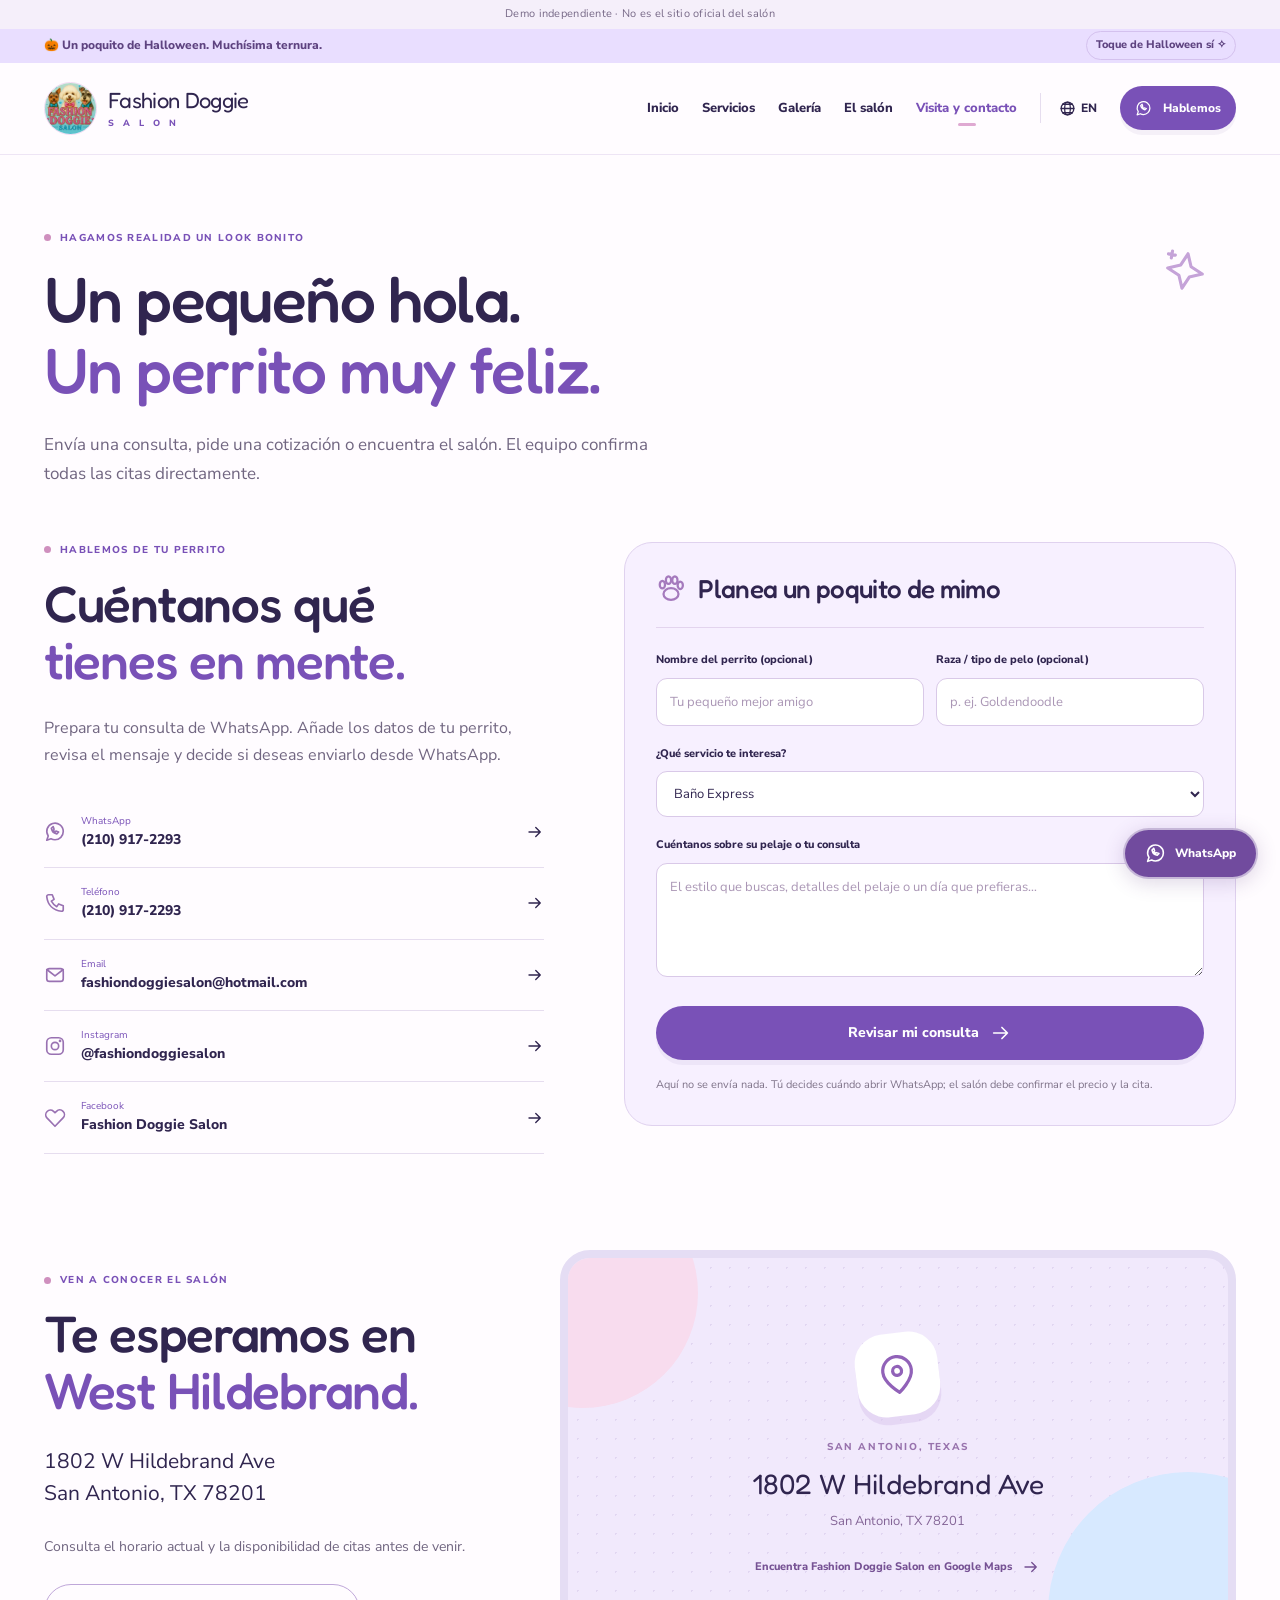
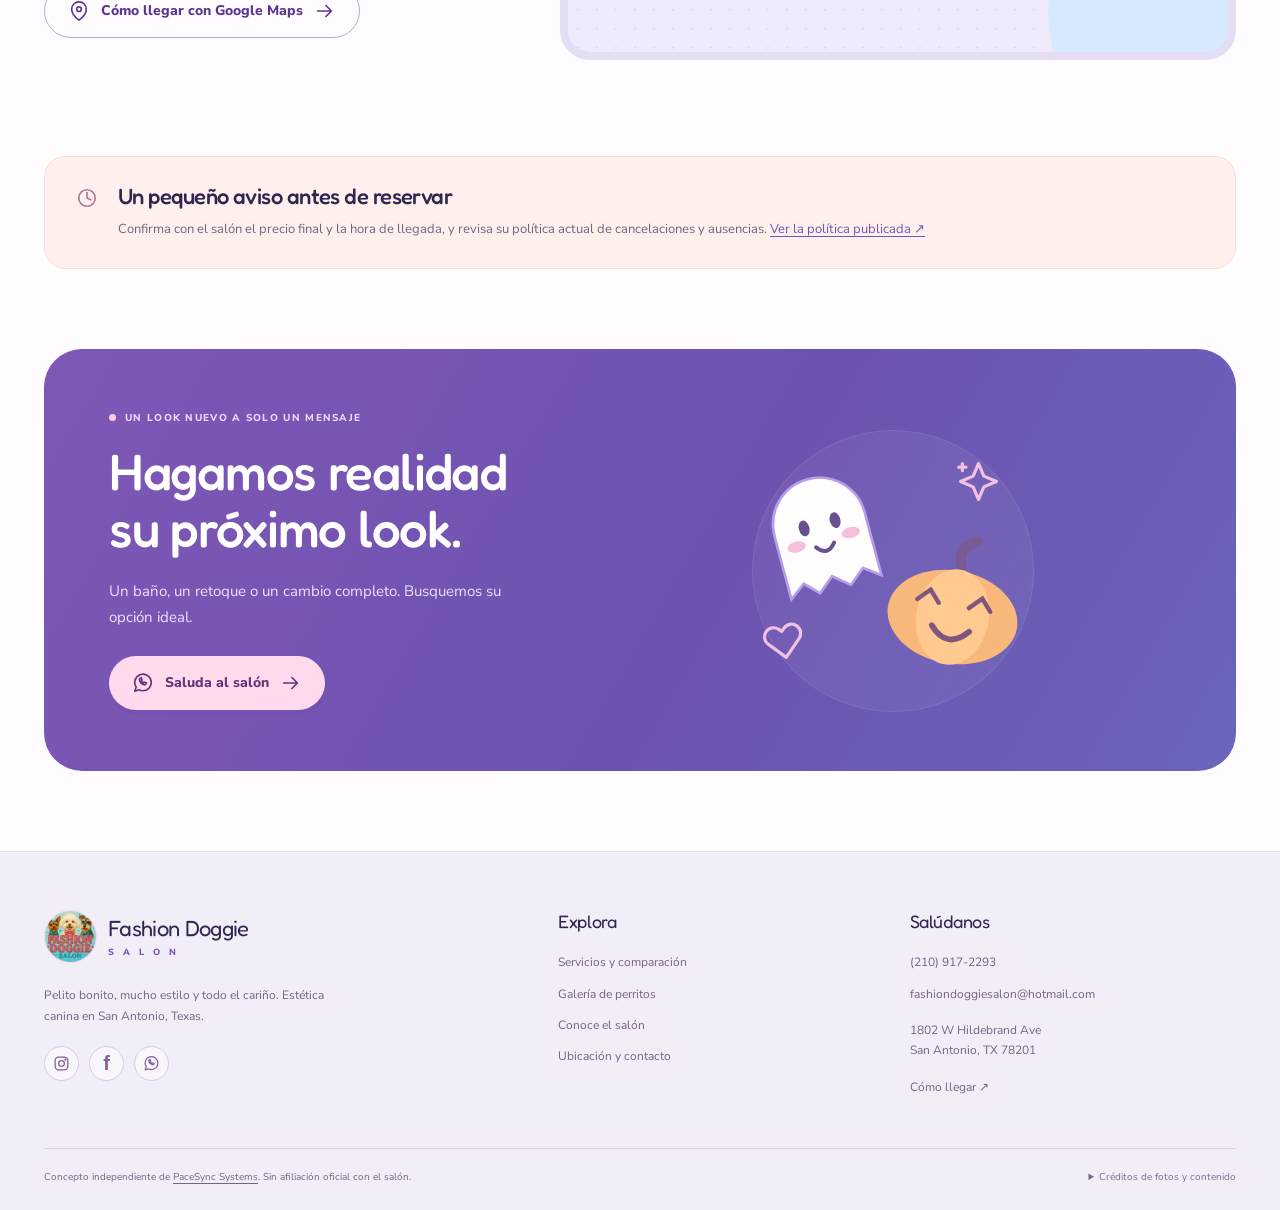
<file: es/visit.html>
<!doctype html><html lang="es"><head><meta charset="utf-8"><meta name="viewport" content="width=device-width, initial-scale=1"><meta name="robots" content="noindex,nofollow,noarchive"><meta name="theme-color" content="#eee5ff"><meta name="description" content="Demo bilingüe independiente para Fashion Doggie Salon, San Antonio. Explora cuatro servicios, fotos del salón y consultas por WhatsApp."><meta http-equiv="Content-Security-Policy" content="default-src 'self'; img-src 'self' data:; style-src 'self'; font-src 'self'; script-src 'self'; connect-src 'none'; frame-src https://www.google.com https://maps.google.com; object-src 'none'; base-uri 'self'; form-action 'none'; upgrade-insecure-requests"><title>Visita y consultas por WhatsApp | Fashion Doggie Salon — Demo</title><link rel="icon" href="../assets/favicon.svg" type="image/svg+xml"><link rel="stylesheet" href="../assets/fonts.css?v=2"><link rel="stylesheet" href="../style.css"></head><body data-lang="es"><a class="skip" href="#main">Saltar al contenido</a>
    <div class="demo-bar">Demo independiente · No es el sitio oficial del salón</div>
    <div class="season-bar"><div class="wrap"><span>🎃 Un poquito de Halloween. Muchísima ternura.</span><button class="sprinkle-toggle" aria-pressed="true">Toque de Halloween <span data-toggle-state>sí</span> ✧</button></div></div>
    <header class="header"><div class="wrap nav-wrap"><a class="brand" href="index.html"><img src="../assets/logo.webp" alt="Fashion Doggie Salon logo" width="58" height="58"><span>Fashion Doggie<small>S A L O N</small></span></a><button class="menu-toggle" aria-label="Abrir menú" aria-controls="main-nav" aria-expanded="false"><span></span><span></span><span></span></button><nav id="main-nav" aria-label="Navegación principal"><a href="index.html" >Inicio</a><a href="services.html" >Servicios</a><a href="gallery.html" >Galería</a><a href="about.html" >El salón</a><a href="visit.html" aria-current="page">Visita y contacto</a></nav><a class="lang-toggle" href="../visit.html" lang="en" aria-label="Read this page in English"><svg class="icon " viewBox="0 0 24 24" fill="none" stroke="currentColor" stroke-width="1.8" stroke-linecap="round" stroke-linejoin="round" aria-hidden="true"><circle cx="12" cy="12" r="9"/><ellipse cx="12" cy="12" rx="4" ry="9"/><path d="M3 12h18M5 6h14M5 18h14"/></svg>EN</a><a class="button small primary nav-cta" href="https://wa.me/12109172293?text=%C2%A1Hola%20Fashion%20Doggie%20Salon%21%20Me%20gustar%C3%ADa%20consultar%20una%20cita%20de%20est%C3%A9tica%20para%20mi%20perrito." target="_blank" rel="noopener noreferrer"><svg class="icon " viewBox="0 0 24 24" fill="none" stroke="currentColor" stroke-width="1.8" stroke-linecap="round" stroke-linejoin="round" aria-hidden="true"><path d="M21 11.5a9 9 0 0 1-9 9c-1.6 0-3.1-.4-4.4-1.1L3 21l1.6-4.6A9 9 0 1 1 21 11.5Z"/><path d="M8 8c1 4 2 5 6 6l2-2-3-1-1 1-2-2 1-1-1-3Z"/></svg>Hablemos<svg class="icon " viewBox="0 0 24 24" fill="none" stroke="currentColor" stroke-width="1.8" stroke-linecap="round" stroke-linejoin="round" aria-hidden="true"><path d="M4 12h15m-6-6 6 6-6 6"/></svg></a></div></header><main id="main"><section class="page-intro wrap"><p class="eyebrow"><span></span>HAGAMOS REALIDAD UN LOOK BONITO</p><h1>Un pequeño hola.<br><span>Un perrito muy feliz.</span></h1><p>Envía una consulta, pide una cotización o encuentra el salón. El equipo confirma todas las citas directamente.</p><svg class="icon intro-spark" viewBox="0 0 24 24" fill="none" stroke="currentColor" stroke-width="1.8" stroke-linecap="round" stroke-linejoin="round" aria-hidden="true"><path d="m12 2 3 7 7 3-7 3-3 7-3-7-7-3 7-3ZM3 2v4M1 4h4"/></svg></section><section class="wrap enquiry-grid"><div class="contact-copy"><p class="eyebrow"><span></span>HABLEMOS DE TU PERRITO</p><h2>Cuéntanos qué<br><span>tienes en mente.</span></h2><p>Prepara tu consulta de WhatsApp. Añade los datos de tu perrito, revisa el mensaje y decide si deseas enviarlo desde WhatsApp.</p><div class="contact-links"><a href="https://wa.me/12109172293" target="_blank" rel="noopener noreferrer"><svg class="icon " viewBox="0 0 24 24" fill="none" stroke="currentColor" stroke-width="1.8" stroke-linecap="round" stroke-linejoin="round" aria-hidden="true"><path d="M21 11.5a9 9 0 0 1-9 9c-1.6 0-3.1-.4-4.4-1.1L3 21l1.6-4.6A9 9 0 1 1 21 11.5Z"/><path d="M8 8c1 4 2 5 6 6l2-2-3-1-1 1-2-2 1-1-1-3Z"/></svg><span>WhatsApp<strong>(210) 917-2293</strong></span><svg class="icon " viewBox="0 0 24 24" fill="none" stroke="currentColor" stroke-width="1.8" stroke-linecap="round" stroke-linejoin="round" aria-hidden="true"><path d="M4 12h15m-6-6 6 6-6 6"/></svg></a><a href="tel:+12109172293"><svg class="icon " viewBox="0 0 24 24" fill="none" stroke="currentColor" stroke-width="1.8" stroke-linecap="round" stroke-linejoin="round" aria-hidden="true"><path d="M5 3h4l2 5-3 2a15 15 0 0 0 6 6l2-3 5 2v4a2 2 0 0 1-2 2C10 20 4 14 3 5a2 2 0 0 1 2-2Z"/></svg><span>Teléfono<strong>(210) 917-2293</strong></span><svg class="icon " viewBox="0 0 24 24" fill="none" stroke="currentColor" stroke-width="1.8" stroke-linecap="round" stroke-linejoin="round" aria-hidden="true"><path d="M4 12h15m-6-6 6 6-6 6"/></svg></a><a href="mailto:fashiondoggiesalon@hotmail.com"><svg class="icon " viewBox="0 0 24 24" fill="none" stroke="currentColor" stroke-width="1.8" stroke-linecap="round" stroke-linejoin="round" aria-hidden="true"><rect x="3" y="5" width="18" height="14" rx="3"/><path d="m3 6 9 7 9-7"/></svg><span>Email<strong>fashiondoggiesalon@hotmail.com</strong></span><svg class="icon " viewBox="0 0 24 24" fill="none" stroke="currentColor" stroke-width="1.8" stroke-linecap="round" stroke-linejoin="round" aria-hidden="true"><path d="M4 12h15m-6-6 6 6-6 6"/></svg></a><a href="https://www.instagram.com/fashiondoggiesalon/" target="_blank" rel="noopener noreferrer"><svg class="icon " viewBox="0 0 24 24" fill="none" stroke="currentColor" stroke-width="1.8" stroke-linecap="round" stroke-linejoin="round" aria-hidden="true"><rect x="3" y="3" width="18" height="18" rx="5"/><circle cx="12" cy="12" r="4"/><circle cx="17.5" cy="6.5" r=".6" fill="currentColor"/></svg><span>Instagram<strong>@fashiondoggiesalon</strong></span><svg class="icon " viewBox="0 0 24 24" fill="none" stroke="currentColor" stroke-width="1.8" stroke-linecap="round" stroke-linejoin="round" aria-hidden="true"><path d="M4 12h15m-6-6 6 6-6 6"/></svg></a><a href="https://www.facebook.com/people/Fashion-Doggie-Salon/61576991880199" target="_blank" rel="noopener noreferrer"><svg class="icon " viewBox="0 0 24 24" fill="none" stroke="currentColor" stroke-width="1.8" stroke-linecap="round" stroke-linejoin="round" aria-hidden="true"><path d="M20.8 4.7a5.1 5.1 0 0 0-7.2 0L12 6.3l-1.6-1.6a5.1 5.1 0 0 0-7.2 7.2L12 21l8.8-9.1a5.1 5.1 0 0 0 0-7.2Z"/></svg><span>Facebook<strong>Fashion Doggie Salon</strong></span><svg class="icon " viewBox="0 0 24 24" fill="none" stroke="currentColor" stroke-width="1.8" stroke-linecap="round" stroke-linejoin="round" aria-hidden="true"><path d="M4 12h15m-6-6 6 6-6 6"/></svg></a></div></div><div class="enquiry-card"><div class="enquiry-title"><svg class="icon " viewBox="0 0 24 24" fill="none" stroke="currentColor" stroke-width="1.8" stroke-linecap="round" stroke-linejoin="round" aria-hidden="true"><ellipse cx="12" cy="16" rx="6" ry="4.7"/><ellipse cx="5.1" cy="8.5" rx="2.1" ry="3"/><ellipse cx="10" cy="4.9" rx="2.1" ry="3"/><ellipse cx="15.1" cy="4.9" rx="2.1" ry="3"/><ellipse cx="19.4" cy="9" rx="2.1" ry="3"/></svg><h3>Planea un poquito de mimo</h3></div><form id="enquiry-form"><div class="form-row"><div><label for="pet-name">Nombre del perrito (opcional)</label><input id="pet-name" maxlength="60" placeholder="Tu pequeño mejor amigo"></div><div><label for="pet-breed">Raza / tipo de pelo (opcional)</label><input id="pet-breed" maxlength="100" placeholder="p. ej. Goldendoodle"></div></div><label for="pet-service">¿Qué servicio te interesa?</label><select id="pet-service"><option value="express">Baño Express</option><option value="luxury">Baño Luxury</option><option value="mini">Mini Groom</option><option value="full">Grooming Completo</option></select><label for="pet-note">Cuéntanos sobre su pelaje o tu consulta</label><textarea id="pet-note" rows="4" maxlength="600" placeholder="El estilo que buscas, detalles del pelaje o un día que prefieras…"></textarea><button class="button primary" type="submit">Revisar mi consulta<svg class="icon " viewBox="0 0 24 24" fill="none" stroke="currentColor" stroke-width="1.8" stroke-linecap="round" stroke-linejoin="round" aria-hidden="true"><path d="M4 12h15m-6-6 6 6-6 6"/></svg></button><p class="fine-print">Aquí no se envía nada. Tú decides cuándo abrir WhatsApp; el salón debe confirmar el precio y la cita.</p></form><div id="enquiry-preview" hidden><h4 tabindex="-1">Tu mensaje está listo para revisar</h4><pre></pre><a class="button primary" id="enquiry-whatsapp" href="https://wa.me/12109172293" target="_blank" rel="noopener noreferrer"><svg class="icon " viewBox="0 0 24 24" fill="none" stroke="currentColor" stroke-width="1.8" stroke-linecap="round" stroke-linejoin="round" aria-hidden="true"><path d="M21 11.5a9 9 0 0 1-9 9c-1.6 0-3.1-.4-4.4-1.1L3 21l1.6-4.6A9 9 0 1 1 21 11.5Z"/><path d="M8 8c1 4 2 5 6 6l2-2-3-1-1 1-2-2 1-1-1-3Z"/></svg>Continuar en WhatsApp<svg class="icon " viewBox="0 0 24 24" fill="none" stroke="currentColor" stroke-width="1.8" stroke-linecap="round" stroke-linejoin="round" aria-hidden="true"><path d="M4 12h15m-6-6 6 6-6 6"/></svg></a></div></div></section><section class="wrap section location-grid"><div><p class="eyebrow"><span></span>VEN A CONOCER EL SALÓN</p><h2>Te esperamos en<br><span>West Hildebrand.</span></h2><address>1802 W Hildebrand Ave<br>San Antonio, TX 78201</address><p>Consulta el horario actual y la disponibilidad de citas antes de venir.</p><a class="button outline" href="https://www.google.com/maps/place/Fashion+Doggie+Salon/@29.4660716,-98.5243858,17z/data=!4m6!3m5!1s0x865c5f00046b3a19:0x54e66f89a75852a6!8m2!3d29.4660716!4d-98.5243858!16s%2Fg%2F11yd1d560v" target="_blank" rel="noopener noreferrer"><svg class="icon " viewBox="0 0 24 24" fill="none" stroke="currentColor" stroke-width="1.8" stroke-linecap="round" stroke-linejoin="round" aria-hidden="true"><path d="M20 10c0 6-8 12-8 12S4 16 4 10a8 8 0 1 1 16 0Z"/><circle cx="12" cy="10" r="2.5"/></svg>Cómo llegar con Google Maps<svg class="icon " viewBox="0 0 24 24" fill="none" stroke="currentColor" stroke-width="1.8" stroke-linecap="round" stroke-linejoin="round" aria-hidden="true"><path d="M4 12h15m-6-6 6 6-6 6"/></svg></a></div><a class="location-preview" href="https://www.google.com/maps/place/Fashion+Doggie+Salon/@29.4660716,-98.5243858,17z/data=!4m6!3m5!1s0x865c5f00046b3a19:0x54e66f89a75852a6!8m2!3d29.4660716!4d-98.5243858!16s%2Fg%2F11yd1d560v" target="_blank" rel="noopener noreferrer"><span class="location-cloud cloud-one"></span><span class="location-cloud cloud-two"></span><span class="location-pin"><svg class="icon " viewBox="0 0 24 24" fill="none" stroke="currentColor" stroke-width="1.8" stroke-linecap="round" stroke-linejoin="round" aria-hidden="true"><path d="M20 10c0 6-8 12-8 12S4 16 4 10a8 8 0 1 1 16 0Z"/><circle cx="12" cy="10" r="2.5"/></svg></span><span class="location-preview-label">SAN ANTONIO, TEXAS</span><strong>1802 W Hildebrand Ave</strong><span class="location-preview-city">San Antonio, TX 78201</span><span class="location-preview-action">Encuentra Fashion Doggie Salon en Google Maps<svg class="icon " viewBox="0 0 24 24" fill="none" stroke="currentColor" stroke-width="1.8" stroke-linecap="round" stroke-linejoin="round" aria-hidden="true"><path d="M4 12h15m-6-6 6 6-6 6"/></svg></span></a></section><section class="wrap policy-note"><svg class="icon " viewBox="0 0 24 24" fill="none" stroke="currentColor" stroke-width="1.8" stroke-linecap="round" stroke-linejoin="round" aria-hidden="true"><circle cx="12" cy="12" r="9"/><path d="M12 6v6l4 2"/></svg><div><h3>Un pequeño aviso antes de reservar</h3><p>Confirma con el salón el precio final y la hora de llegada, y revisa su política actual de cancelaciones y ausencias. <a href="https://www.instagram.com/fashiondoggiesalon/p/DWEiAH9EZua/" target="_blank" rel="noopener noreferrer">Ver la política publicada ↗</a></p></div></section><section class="wrap final-cta"><div><p class="eyebrow"><span></span>UN LOOK NUEVO A SOLO UN MENSAJE</p><h2>Hagamos realidad<br>su próximo look.</h2><p>Un baño, un retoque o un cambio completo. Busquemos su opción ideal.</p><a class="button primary" href="https://wa.me/12109172293?text=%C2%A1Hola%20Fashion%20Doggie%20Salon%21%20Me%20gustar%C3%ADa%20consultar%20una%20cita%20de%20est%C3%A9tica%20para%20mi%20perrito." target="_blank" rel="noopener noreferrer"><svg class="icon " viewBox="0 0 24 24" fill="none" stroke="currentColor" stroke-width="1.8" stroke-linecap="round" stroke-linejoin="round" aria-hidden="true"><path d="M21 11.5a9 9 0 0 1-9 9c-1.6 0-3.1-.4-4.4-1.1L3 21l1.6-4.6A9 9 0 1 1 21 11.5Z"/><path d="M8 8c1 4 2 5 6 6l2-2-3-1-1 1-2-2 1-1-1-3Z"/></svg>Saluda al salón<svg class="icon " viewBox="0 0 24 24" fill="none" stroke="currentColor" stroke-width="1.8" stroke-linecap="round" stroke-linejoin="round" aria-hidden="true"><path d="M4 12h15m-6-6 6 6-6 6"/></svg></a></div><div class="cta-art"><svg class="ghost " viewBox="0 0 90 110" aria-hidden="true"><path d="M10 97V48a35 35 0 0 1 70 0v49l-12-9-12 10-12-10-12 10-10-10Z" fill="#fffdfd" stroke="#b79ce8" stroke-width="2"/><ellipse cx="33" cy="48" rx="4" ry="6" fill="#68518e"/><ellipse cx="57" cy="48" rx="4" ry="6" fill="#68518e"/><path d="M38 64q7 9 14 0" fill="none" stroke="#68518e" stroke-width="3" stroke-linecap="round"/><ellipse cx="24" cy="60" rx="7" ry="4" fill="#f4bfdb"/><ellipse cx="66" cy="60" rx="7" ry="4" fill="#f4bfdb"/></svg><svg class="pumpkin " viewBox="0 0 110 100" aria-hidden="true"><path d="M55 24q-5-13 8-18" fill="none" stroke="#795a95" stroke-width="7" stroke-linecap="round"/><ellipse cx="55" cy="60" rx="45" ry="32" fill="#f8b77b"/><ellipse cx="55" cy="60" rx="25" ry="33" fill="#ffca8f"/><path d="m29 52 8-8 7 8m21 0 8-8 7 8" fill="none" stroke="#80577c" stroke-width="3" stroke-linecap="round"/><path d="M42 68q13 15 26 0" fill="none" stroke="#80577c" stroke-width="4" stroke-linecap="round"/></svg><svg class="icon " viewBox="0 0 24 24" fill="none" stroke="currentColor" stroke-width="1.8" stroke-linecap="round" stroke-linejoin="round" aria-hidden="true"><path d="M20.8 4.7a5.1 5.1 0 0 0-7.2 0L12 6.3l-1.6-1.6a5.1 5.1 0 0 0-7.2 7.2L12 21l8.8-9.1a5.1 5.1 0 0 0 0-7.2Z"/></svg><svg class="icon " viewBox="0 0 24 24" fill="none" stroke="currentColor" stroke-width="1.8" stroke-linecap="round" stroke-linejoin="round" aria-hidden="true"><path d="m12 2 3 7 7 3-7 3-3 7-3-7-7-3 7-3ZM3 2v4M1 4h4"/></svg></div></section></main><footer><div class="wrap footer-top"><div class="footer-main"><a class="brand" href="index.html"><img src="../assets/logo.webp" alt="" width="58" height="58"><span>Fashion Doggie<small>S A L O N</small></span></a><p>Pelito bonito, mucho estilo y todo el cariño. Estética canina en San Antonio, Texas.</p><div class="socials"><a href="https://www.instagram.com/fashiondoggiesalon/" aria-label="Instagram" target="_blank" rel="noopener noreferrer"><svg class="icon " viewBox="0 0 24 24" fill="none" stroke="currentColor" stroke-width="1.8" stroke-linecap="round" stroke-linejoin="round" aria-hidden="true"><rect x="3" y="3" width="18" height="18" rx="5"/><circle cx="12" cy="12" r="4"/><circle cx="17.5" cy="6.5" r=".6" fill="currentColor"/></svg></a><a href="https://www.facebook.com/people/Fashion-Doggie-Salon/61576991880199" aria-label="Facebook" target="_blank" rel="noopener noreferrer">f</a><a href="https://wa.me/12109172293" aria-label="WhatsApp" target="_blank" rel="noopener noreferrer"><svg class="icon " viewBox="0 0 24 24" fill="none" stroke="currentColor" stroke-width="1.8" stroke-linecap="round" stroke-linejoin="round" aria-hidden="true"><path d="M21 11.5a9 9 0 0 1-9 9c-1.6 0-3.1-.4-4.4-1.1L3 21l1.6-4.6A9 9 0 1 1 21 11.5Z"/><path d="M8 8c1 4 2 5 6 6l2-2-3-1-1 1-2-2 1-1-1-3Z"/></svg></a></div></div><div><h3>Explora</h3><a href="services.html">Servicios y comparación</a><a href="gallery.html">Galería de perritos</a><a href="about.html">Conoce el salón</a><a href="visit.html">Ubicación y contacto</a></div><div class="footer-contact"><h3>Salúdanos</h3><a href="tel:+12109172293">(210) 917-2293</a><a href="mailto:fashiondoggiesalon@hotmail.com">fashiondoggiesalon@hotmail.com</a><p>1802 W Hildebrand Ave<br>San Antonio, TX 78201</p><a href="https://www.google.com/maps/place/Fashion+Doggie+Salon/@29.4660716,-98.5243858,17z/data=!4m6!3m5!1s0x865c5f00046b3a19:0x54e66f89a75852a6!8m2!3d29.4660716!4d-98.5243858!16s%2Fg%2F11yd1d560v" target="_blank" rel="noopener noreferrer">Cómo llegar ↗</a></div></div><div class="wrap footer-bottom"><p>Concepto independiente de <a href="https://pacesyncsystems.com" target="_blank" rel="noopener noreferrer">PaceSync Systems</a>. Sin afiliación oficial con el salón.</p><details><summary>Créditos de fotos y contenido</summary><p>Logo y fotos proceden del Instagram público del salón. Los servicios se basan en su comparación publicada; confirma los detalles y precios actuales con el equipo. Los comentarios proceden de Google Maps, consultado el 30 de octubre de 2026. Los resúmenes en español son paráfrasis. Esta demo temporal no recibe solicitudes ni confirma citas. <a href="https://www.instagram.com/fashiondoggiesalon/" target="_blank" rel="noopener noreferrer">Instagram</a> · <a href="https://www.instagram.com/fashiondoggiesalon/p/DanbDzlxazp/" target="_blank" rel="noopener noreferrer">Fuente de servicios</a> · <a href="https://www.google.com/maps/place/Fashion+Doggie+Salon/@29.4660716,-98.5243858,17z/data=!4m6!3m5!1s0x865c5f00046b3a19:0x54e66f89a75852a6!8m2!3d29.4660716!4d-98.5243858!16s%2Fg%2F11yd1d560v" target="_blank" rel="noopener noreferrer">Google Maps</a></p></details></div></footer>
    <a class="floating-wa" href="https://wa.me/12109172293" target="_blank" rel="noopener noreferrer" aria-label="Escribe al salón por WhatsApp"><svg class="icon " viewBox="0 0 24 24" fill="none" stroke="currentColor" stroke-width="1.8" stroke-linecap="round" stroke-linejoin="round" aria-hidden="true"><path d="M21 11.5a9 9 0 0 1-9 9c-1.6 0-3.1-.4-4.4-1.1L3 21l1.6-4.6A9 9 0 1 1 21 11.5Z"/><path d="M8 8c1 4 2 5 6 6l2-2-3-1-1 1-2-2 1-1-1-3Z"/></svg><span>WhatsApp</span></a>
    <dialog class="lightbox" aria-label="Visor de fotos del salón"><button class="lightbox-close" aria-label="Cerrar foto">×</button><button class="lightbox-prev" aria-label="Foto anterior">‹</button><figure><img src="../assets/aussie-halloween.webp" alt=""><figcaption></figcaption><a class="photo-source" href="https://www.instagram.com/fashiondoggiesalon/" target="_blank" rel="noopener noreferrer">Ver publicación original ↗</a></figure><button class="lightbox-next" aria-label="Foto siguiente">›</button></dialog><script src="../app.js" defer></script></body></html>
</file>
<file: assets/fonts.css>
@font-face {
  font-family: 'Fredoka';
  font-style: normal;
  font-weight: 400;
  font-stretch: normal;
  font-display: swap;
  src: url(fredoka-400.ttf) format('truetype');
}
@font-face {
  font-family: 'Fredoka';
  font-style: normal;
  font-weight: 500;
  font-stretch: normal;
  font-display: swap;
  src: url(fredoka-500.ttf) format('truetype');
}
@font-face {
  font-family: 'Fredoka';
  font-style: normal;
  font-weight: 600;
  font-stretch: normal;
  font-display: swap;
  src: url(fredoka-600.ttf) format('truetype');
}
@font-face {
  font-family: 'Fredoka';
  font-style: normal;
  font-weight: 700;
  font-stretch: normal;
  font-display: swap;
  src: url(fredoka-700.ttf) format('truetype');
}
@font-face {
  font-family: 'Nunito Sans';
  font-style: normal;
  font-weight: 400;
  font-stretch: normal;
  font-display: swap;
  src: url(nunito-sans-400.ttf) format('truetype');
}
@font-face {
  font-family: 'Nunito Sans';
  font-style: normal;
  font-weight: 600;
  font-stretch: normal;
  font-display: swap;
  src: url(nunito-sans-600.ttf) format('truetype');
}
@font-face {
  font-family: 'Nunito Sans';
  font-style: normal;
  font-weight: 700;
  font-stretch: normal;
  font-display: swap;
  src: url(nunito-sans-700.ttf) format('truetype');
}
@font-face {
  font-family: 'Nunito Sans';
  font-style: normal;
  font-weight: 800;
  font-stretch: normal;
  font-display: swap;
  src: url(nunito-sans-800.ttf) format('truetype');
}
</file>
<file: style.css>
:root{--ink:#30254f;--muted:#716681;--purple:#7951b7;--deep:#5d348f;--lavender:#eee3ff;--pink:#ffdced;--blue:#dfefff;--paper:#fffcff;--line:#e6ddef;--radius:28px;--shadow:0 18px 55px #6d438e0f}
*{box-sizing:border-box}html{scroll-behavior:smooth;scroll-padding-top:110px}body{margin:0;background:var(--paper);color:var(--ink);font-family:'Nunito Sans',sans-serif;font-size:16px;line-height:1.7;-webkit-font-smoothing:antialiased}button,input,select,textarea{font:inherit}button,a{-webkit-tap-highlight-color:transparent}button{cursor:pointer}a{color:inherit;text-decoration:none}img{max-width:100%;display:block}button{color:inherit}h1,h2,h3,h4,p,figure{margin:0}h1,h2,h3,h4{font-family:Fredoka,sans-serif;line-height:1.12;font-weight:500;letter-spacing:-.025em}h1{font-size:clamp(52px,5.6vw,82px)}h2{font-size:clamp(35px,4vw,52px)}h3{font-size:27px}h2 span,h1 span{color:var(--purple)}p{color:var(--muted)}p+p{margin-top:16px}ul{padding:0;list-style:none}button{border:0;background:none}address{font-style:normal;font-size:21px;line-height:1.55;margin:25px 0}.wrap{width:min(1200px,calc(100% - 88px));margin-inline:auto}.section{padding-block:96px}.icon{width:22px;height:22px;flex:none;vertical-align:middle}.sr-only{position:absolute;width:1px;height:1px;overflow:hidden;clip:rect(0,0,0,0);white-space:nowrap}.skip{position:fixed;top:-70px;left:16px;padding:12px 20px;background:var(--deep);color:white;z-index:100}.skip:focus{top:16px}:focus-visible{outline:3px solid #2788d3;outline-offset:5px}button,a{touch-action:manipulation}[hidden]{display:none!important}.demo-bar{text-align:center;padding:5px 18px;font-size:11px;color:#776987;background:#f5effa;letter-spacing:.025em}.season-bar{background:#e9deff;font-size:12px;color:#5e4380;font-weight:750}.season-bar .wrap{display:flex;align-items:center;justify-content:space-between;min-height:34px}.sprinkle-toggle{font-size:11px;padding:4px 9px;border-radius:20px;border:1px solid #d4c1ee}.sprinkle-toggle:hover{background:#f6efff}.header{background:#fffcfff5;border-bottom:1px solid #eee5f5;position:sticky;top:0;z-index:30;backdrop-filter:blur(15px)}.nav-wrap{display:flex;align-items:center;gap:23px;min-height:91px}.brand{display:flex;gap:11px;align-items:center;white-space:nowrap}.brand img{width:53px;height:53px;object-fit:cover;border-radius:50%;border:1px solid #f0d9f2}.brand span{font-family:Fredoka,sans-serif;font-size:22px;line-height:1.15;letter-spacing:-.03em}.brand small{display:block;font-family:'Nunito Sans',sans-serif;letter-spacing:.34em;font-size:9px;font-weight:850;margin-top:5px;color:var(--purple)}#main-nav{display:flex;align-items:center;gap:23px;margin-left:auto;font-size:13px;font-weight:800}#main-nav a{padding:12px 0;position:relative}#main-nav a[aria-current],#main-nav a:hover{color:var(--purple)}#main-nav a[aria-current]:after{content:'';height:3px;width:18px;border-radius:4px;background:#dfa9d2;position:absolute;bottom:5px;left:50%;transform:translateX(-50%)}.lang-toggle{display:flex;align-items:center;gap:5px;font-size:12px;font-weight:850;border-left:1px solid var(--line);padding:5px 0 5px 18px}.lang-toggle svg{width:17px;height:17px}.button{display:inline-flex;align-items:center;justify-content:center;gap:11px;border-radius:100px;padding:15px 23px;min-height:54px;font-size:14px;font-weight:850;line-height:1.25;transition:transform .2s,box-shadow .2s,background .2s;text-align:center}.button:hover{transform:translateY(-2px);box-shadow:0 7px 20px #69489c24}.button.primary{background:var(--purple);color:#fff;box-shadow:0 5px 0 #4d2e7b0e}.button.primary:hover{background:var(--deep)}.button.outline{background:transparent;border:1.5px solid #bfa7d9;color:var(--deep)}.button.small{min-height:44px;padding:11px 15px;font-size:12px;white-space:nowrap}.button.small .icon{width:17px;height:17px}.nav-cta>.icon:last-child{display:none}.menu-toggle{display:none}.text-link{display:inline-flex;gap:13px;align-items:center;font-weight:850;font-size:14px;line-height:1.5;min-height:44px;color:var(--deep)}.text-link .icon{width:20px;transition:transform .2s}.text-link:hover .icon{transform:translateX(4px)}.eyebrow{display:flex;align-items:center;gap:9px;color:var(--purple);font-size:10px;letter-spacing:.13em;font-weight:900;margin-bottom:17px;line-height:1.6}.eyebrow>span{width:7px;height:7px;display:block;background:#cf8fbe;border-radius:50%;flex:none}.stars{font-family:Arial,sans-serif;color:#a46e3d;font-size:16px;letter-spacing:2px}.hero{display:grid;grid-template-columns:1fr 1fr;gap:40px;padding-block:61px 81px;align-items:center;min-height:720px}.hero-copy{padding-bottom:3px;position:relative;z-index:2}.hero h1{line-height:1.01;font-weight:500;margin-bottom:26px}.hero h1 span{position:relative;white-space:nowrap}.hero h1 span:after{content:'';position:absolute;left:0;right:0;bottom:-4px;height:8px;border-radius:80%;background:#f1b9d6;z-index:-1;transform:rotate(-2deg)}.hero-copy>p:not(.eyebrow){max-width:420px;font-size:17px;line-height:1.8}.hero-actions{display:flex;gap:22px;align-items:center;margin:28px 0 29px;flex-wrap:wrap}.hero-proof{font-size:11px}.hero-proof>a{display:flex;align-items:center;gap:9px;flex-wrap:wrap}.hero-proof strong{font-size:15px}.hero-proof p{display:flex;align-items:center;gap:7px;margin-top:8px;font-size:11px}.hero-proof .icon{width:14px;height:14px}.hero-art{position:relative;padding:12px 38px 4px 30px;min-width:0;isolation:isolate}.halo{position:absolute;border-radius:45%;z-index:-1}.halo-one{inset:12px -8px 5px 20px;background:#e0d0fa;transform:rotate(7deg);border:1px solid #d2bce9}.halo-two{inset:30px 9px -8px 10px;background:#dfeefe;transform:rotate(-6deg);z-index:-2}.hero-photo{border:9px solid white;border-radius:170px 170px 95px 95px;overflow:hidden;box-shadow:var(--shadow);transform:rotate(2deg)}.hero-photo img{width:100%;height:510px;object-fit:cover;object-position:center 46%}.hero-sticker{position:absolute;top:35px;left:-8px;display:flex;align-items:center;gap:9px;background:#fcd8e8;padding:17px;border-radius:50%;width:117px;height:117px;transform:rotate(-13deg);box-shadow:0 5px 0 #fff8;color:#704a84;font-family:Fredoka,sans-serif;font-size:19px;line-height:1.08;border:1px dashed #bf89b2}.hero-sticker svg{width:27px;height:27px;stroke-width:1;fill:currentColor}.tiny-pup{position:absolute;bottom:-27px;right:-8px;padding:8px 8px 12px;background:white;border-radius:13px;box-shadow:0 8px 30px #4931731f;transform:rotate(9deg);width:148px;border:1px solid #eee3ef}.tiny-pup img{width:100%;height:136px;object-fit:cover;border-radius:8px}.tiny-pup span{display:flex;align-items:center;justify-content:space-around;font-family:Fredoka,sans-serif;font-size:14px;margin-top:8px}.tiny-pup svg{width:15px;height:15px;color:#bd7aaa}.ghost{width:80px}.pumpkin{width:95px}.hero-ghost{position:absolute;width:71px;top:-10px;right:5px;transform:rotate(14deg);animation:bob 5s ease-in-out infinite}.hero-spark{position:absolute;top:195px;right:-1px;width:38px;height:38px;color:#ba8dd6;transform:rotate(12deg)}.hero-pumpkin{position:absolute;width:89px;left:3px;bottom:-14px;transform:rotate(-10deg)}@keyframes bob{50%{translate:0 -8px;rotate:-5deg}}.trust-strip{background:#f0e8fa;border-top:1px solid #e5d9f0;border-bottom:1px solid #e5d9f0}.trust-strip .wrap{display:flex;justify-content:space-between;gap:15px;padding-block:24px;align-items:center}.trust-strip span{display:flex;align-items:center;gap:11px;font-size:13px;font-weight:800;color:#68567e}.trust-strip .icon{color:#8b69b5;width:21px;height:21px}.section-heading{display:flex;align-items:end;justify-content:space-between;gap:45px;margin-bottom:36px}.section-heading>p{max-width:310px;font-size:15px}.section-heading>.text-link{flex:none}.center-heading{text-align:center;max-width:800px;margin:0 auto 38px}.center-heading .eyebrow{justify-content:center}.center-heading>p{margin:20px auto 0;max-width:620px}.package-grid{display:grid;grid-template-columns:repeat(4,1fr);gap:18px}.package-card{padding:29px 24px 26px;border:1px solid transparent;border-radius:26px;position:relative;min-height:315px;display:flex;flex-direction:column;align-items:start;transition:transform .2s}.package-card:hover{transform:translateY(-6px)}.package-card.blue{background:#e4efff;border-color:#d2e5fc}.package-card.pink{background:#fde4ef;border-color:#f6d3e6}.package-card.lavender{background:#eee4ff;border-color:#e2d3f7}.package-card.purple{background:#d8c8ee;border-color:#cbb7e5}.package-icon{display:grid;place-items:center;width:47px;height:47px;border-radius:16px;background:#fff9;margin-bottom:24px;color:#7450a6}.package-icon .icon{width:26px;height:26px}.package-number{position:absolute;right:23px;top:35px;font-family:Fredoka,sans-serif;font-size:20px;color:#6d498d70}.package-card h3{font-size:25px;margin-bottom:8px}.package-card .package-tag{font-weight:850;font-size:12px;color:#655077;margin-bottom:7px}.package-card p{font-size:13px;line-height:1.7}.circle-link{margin-top:auto;align-self:flex-end;background:#fffc;height:36px;width:36px;border-radius:50%;display:grid;place-items:center;position:relative;top:8px}.circle-link .icon{width:18px}.section-bottom{display:flex;justify-content:space-between;gap:30px;align-items:center;margin-top:25px}.fine-print{font-size:11px;line-height:1.7;color:#7f7389}.salon-story{display:grid;grid-template-columns:1fr 1fr;gap:95px;align-items:center;padding:20px 30px 100px}.story-art{position:relative;padding:15px 30px 20px 0}.story-art:before{content:'';position:absolute;inset:0 5px 5px 10px;background:#f8ddeb;border-radius:190px 190px 65px 65px;transform:rotate(-5deg);z-index:-1}.story-art img{height:490px;width:100%;object-fit:cover;border-radius:190px 190px 65px 65px;border:8px solid white;transform:rotate(-2deg)}.story-badge{position:absolute;right:-15px;bottom:5px;background:#e0eeff;box-shadow:0 6px 0 white;display:flex;gap:10px;align-items:center;padding:18px 20px;border-radius:19px;font:19px/1.15 Fredoka,sans-serif;transform:rotate(6deg);color:#64518c}.story-badge svg{color:#ac7eae}.story-copy h2{margin-bottom:25px}.story-copy>p{font-size:15px}.check-list{display:grid;gap:12px;margin:22px 0}.check-list li{display:flex;gap:10px;font-size:13px;font-weight:800}.check-list svg{width:18px;height:18px;color:var(--purple)}.comparison-section{background:linear-gradient(160deg,#f0e6fe,#f5edfc 55%,#eaf1ff)}.comparison-shell{border:1px solid #dcccec;border-radius:26px;background:#fff;box-shadow:0 15px 40px #5b3c8110;overflow:hidden}.comparison-top{display:flex;gap:20px;justify-content:space-between;align-items:center;padding:22px 28px;border-bottom:1px solid var(--line);background:#fffaff;font-size:12px;font-weight:850}.comparison-top>span{display:flex;gap:9px;align-items:center}.comparison-top svg{color:#a377bd}.comparison-top>a{font-size:11px;color:var(--purple)}table{border-collapse:collapse;width:100%;font-size:13px;text-align:center}thead th{padding:22px 12px 18px;width:17%}thead th:first-child{width:32%;text-align:left;padding-left:28px;font:19px Fredoka,sans-serif}thead th>svg{display:block;margin:0 auto 10px;color:#8a62b3}thead th>span{font-family:Fredoka,sans-serif;font-size:17px;font-weight:500}.col-express{background:#e8f2ff}.col-luxury{background:#ffe9f3}.col-mini{background:#f0e7ff}.col-full{background:#e5d5f5}tbody th,tbody td{padding:11px 12px;border-bottom:1px solid #f1ebf5}tbody th{text-align:left;padding-left:28px;font-size:12px;font-weight:750}tbody tr:nth-child(even){background:#fcfaff}tbody td+td,thead th+th{border-left:1px solid #f1ebf5}.status{display:inline-flex;align-items:center;justify-content:center;width:24px;height:24px;border-radius:50%}.status svg{width:16px;height:16px}.status.yes{color:#705398;background:#efe7fa}.status.no{color:#b0a6bb}.extra{font-size:10px;color:#8b5a71;background:#fcedf5;border:1px solid #f4deea;border-radius:6px;padding:3px 7px;white-space:nowrap}.comparison-note{font-size:11px;line-height:1.8;padding:20px 28px;background:#faf6fd}.comparison-mobile{display:none}.finder-section{display:grid;grid-template-columns:1fr 1fr;gap:80px;align-items:center;padding-block:90px}.finder-section>div>p:last-child{margin-top:20px;font-size:15px;max-width:400px}.finder-card{border:1px solid #ddd0ee;border-radius:26px;padding:20px;background:#f7f1ff;box-shadow:var(--shadow)}.finder-options{display:grid;grid-template-columns:1fr 1fr;gap:8px}.finder-options button{background:#fff;padding:12px 10px;border:1px solid #e4d8ef;border-radius:12px;font-size:12px;line-height:1.5;font-weight:850;min-height:47px}.finder-options button.active{background:#8157b7;border-color:#8157b7;color:#fff}.finder-result{background:#fff;margin-top:16px;padding:24px;border-radius:17px;min-height:214px}.finder-result>span{font-size:9px;font-weight:900;letter-spacing:.13em;color:#9a74b6}.finder-result h3{margin:8px 0 11px;color:var(--purple)}.finder-result>p{font-size:14px;margin-bottom:8px}.halloween-section{background:#fff0ef;border-top:1px solid #f7e0e7;border-bottom:1px solid #f7e0e7;overflow:hidden}.halloween-grid{display:grid;grid-template-columns:.85fr 1.15fr;gap:65px;align-items:center}.halloween-grid>div>p:not(.eyebrow){margin:24px 0 17px;max-width:380px}.halloween-doodles{display:flex;align-items:end;gap:25px;margin-top:24px;color:#bf90c1}.halloween-doodles .ghost{transform:rotate(-12deg);width:60px}.halloween-doodles .pumpkin{width:90px}.halloween-doodles .icon{margin-bottom:25px;width:30px;height:30px}.season-photos{display:grid;grid-template-columns:1fr 1fr;gap:22px;padding:8px}.season-photos figure{border:8px solid white;background:white;border-radius:20px;transform:rotate(-5deg);box-shadow:0 12px 30px #ac75931a;align-self:start}.season-photos figure+figure{transform:rotate(5deg);margin-top:55px}.season-photos img{border-radius:12px;width:100%;height:300px;object-fit:cover}.season-photos figcaption{font:15px Fredoka,sans-serif;text-align:center;padding:12px 2px 6px;color:#73537e}.photo-grid{display:grid;grid-template-columns:repeat(3,1fr);gap:26px}.photo-card{background:white;border-radius:25px;padding:8px;border:1px solid #eadff0;box-shadow:0 8px 28px #684d8b08}.photo-open{display:block;padding:0;position:relative;width:100%;overflow:hidden;border-radius:19px;background:#e9d9f6}.photo-open img{width:100%;height:340px;object-fit:cover;object-position:center 45%;transition:transform .4s}.photo-open:hover img{transform:scale(1.035)}.photo-open>span{display:grid;place-items:center;position:absolute;right:14px;bottom:14px;width:36px;height:36px;background:#fff9;backdrop-filter:blur(8px);border-radius:50%;color:#775294}.photo-card figcaption{padding:17px 12px 14px}.photo-card strong{display:block;font:19px/1.3 Fredoka,sans-serif}.photo-card small{display:block;font-size:11px;color:#887593;margin-top:5px}.how-section{background:#eaf2ff;border-top:1px solid #dee9f8;border-bottom:1px solid #dee9f8}.steps-grid{display:grid;grid-template-columns:repeat(3,1fr);gap:44px;margin-top:15px}.steps-grid article{padding:22px 20px 15px;text-align:center;position:relative}.step-number{display:inline-grid;place-items:center;background:white;border:1px solid #dcd6ef;font:24px Fredoka,sans-serif;border-radius:22px;width:57px;height:57px;color:var(--purple);margin-bottom:21px;transform:rotate(-5deg)}.steps-grid h3{font-size:24px;margin-bottom:14px}.steps-grid p{font-size:14px;max-width:290px;margin-inline:auto}.center-action{text-align:center;margin-top:37px}.reviews-section{background:#f4eafb}.google-rating{display:flex;align-items:center;gap:15px}.google-rating>strong{font:64px/.9 Fredoka,sans-serif;color:var(--purple)}.google-rating small{display:block;color:#7a638c;font-size:11px;margin-top:4px}.review-grid{display:grid;grid-template-columns:repeat(3,1fr);gap:21px}.review-card{background:#fffdfd;border:1px solid #e8d9f0;border-radius:22px;padding:26px;display:flex;flex-direction:column;min-height:240px}.review-top{display:flex;justify-content:space-between}.review-top>.icon{color:#cf9bba}.review-card blockquote,.review-summary{font-family:Fredoka,sans-serif;font-weight:400;font-size:24px;line-height:1.35;letter-spacing:-.015em;margin:21px 0 25px;color:#514065}.review-person{margin-top:auto;display:flex;gap:11px;align-items:center}.avatar{width:35px;height:35px;background:#efe4fb;border-radius:50%;display:grid;place-items:center;font-weight:850;font-size:13px;color:var(--purple);flex:none}.review-person strong{font-size:11px;display:block}.review-person small{font-size:9px;color:#8e7e9b;display:block}.reviews-section .fine-print{max-width:640px}.faq-section{display:grid;grid-template-columns:.8fr 1.2fr;gap:90px;align-items:start}.faq-section>div>p:not(.eyebrow){max-width:320px;margin-top:22px;font-size:15px}.faq-ghost{width:72px;margin:28px 0 0 35px;transform:rotate(-12deg)}.faq-list{border-top:1px solid var(--line)}.faq-list details{border-bottom:1px solid var(--line)}.faq-list summary{padding:23px 0;cursor:pointer;display:flex;align-items:center;justify-content:space-between;gap:20px;font-size:14px;font-weight:850;line-height:1.5;list-style:none}.faq-list summary::-webkit-details-marker{display:none}.faq-list summary span{color:var(--purple);font-size:23px;font-weight:400}.faq-list details[open] summary span{transform:rotate(45deg)}.faq-list p{font-size:14px;margin:-3px 30px 22px 0}.visit-home{background:#eef4ff;border-block:1px solid #e0e9fa}.visit-home-grid{display:grid;grid-template-columns:1fr 1fr;gap:110px;align-items:center}.visit-contact-card{background:#fff9;border:1px solid #d4e0f3;border-radius:29px;padding:38px 40px;box-shadow:var(--shadow)}.contact-icon{display:grid;place-items:center;width:52px;height:52px;border-radius:19px;background:#e8ddfa;color:var(--purple);margin-bottom:20px}.visit-contact-card h3{font-size:32px}.visit-contact-card p{font-size:14px;margin:20px 0 23px}.muted-link{display:block;font-size:11px;text-decoration:underline;text-underline-offset:4px;color:#8c779e;margin-top:15px}.final-cta{background:linear-gradient(120deg,#7f58b6,#6d52b0 55%,#6a65bc);color:white;border-radius:38px;position:relative;margin-block:80px;padding:61px 65px;overflow:hidden;display:grid;grid-template-columns:1fr .7fr;gap:20px;align-items:center}.final-cta .eyebrow{color:#ecdbff}.final-cta .eyebrow>span{background:#ffc9e3}.final-cta p:not(.eyebrow){color:#ede1ff;margin:22px 0 26px;max-width:420px;font-size:15px}.final-cta .button.primary{background:#ffdaec;color:#603779}.cta-art{position:relative;min-height:240px;isolation:isolate}.cta-art:before{content:'';background:#ffffff0d;width:280px;height:280px;border:1px solid #ffffff14;border-radius:50%;position:absolute;left:10px;top:-10px;z-index:-1}.cta-art .ghost{position:absolute;left:20px;top:20px;width:120px;transform:rotate(-15deg)}.cta-art .pumpkin{width:160px;position:absolute;left:133px;top:90px;transform:rotate(10deg)}.cta-art .icon{position:absolute;color:#f2c0e1;width:43px;height:43px}.cta-art .icon:nth-last-child(2){left:20px;top:180px;transform:rotate(-10deg)}.cta-art .icon:last-child{left:215px;top:20px}footer{background:#f3edf8;border-top:1px solid #e6dced;padding:58px 0 24px}.footer-top{display:grid;grid-template-columns:1.3fr .8fr 1fr;gap:90px}.footer-main>p{max-width:310px;font-size:12px;margin-top:22px}.socials{display:flex;gap:10px;margin-top:20px}.socials>a{width:35px;height:35px;border:1px solid #d9cbe5;background:#fff7;display:grid;place-items:center;border-radius:50%;font:bold 20px Arial,sans-serif;color:#81619f}.socials .icon{width:17px;height:17px}.footer-top h3{font:18px Fredoka,sans-serif;margin-bottom:20px}.footer-top>div:not(.footer-main)>a{display:block;font-size:12px;color:#766187;margin-bottom:11px;overflow-wrap:anywhere}.footer-top>div:not(.footer-main)>a:hover{text-decoration:underline}.footer-contact>p{font-size:12px;line-height:1.7;margin-block:16px}.footer-bottom{margin-top:40px;border-top:1px solid #ddd0e8;padding-top:20px;font-size:10px;display:flex;align-items:start;justify-content:space-between;gap:30px}.footer-bottom a{text-decoration:underline;text-underline-offset:3px}.footer-bottom details{max-width:540px;text-align:right}.footer-bottom summary{cursor:pointer;color:#81688e}.footer-bottom details p{padding-top:14px;text-align:left}.floating-wa{display:flex;align-items:center;gap:9px;background:#714b9e;color:#fff;box-shadow:0 4px 20px #5b367e33;border:2px solid #fff9;border-radius:100px;position:fixed;right:22px;bottom:21px;padding:13px 20px;font-size:12px;font-weight:850;z-index:35}.floating-wa .icon{width:21px;height:21px}.lightbox{width:min(920px,calc(100% - 35px));max-height:94dvh;border:1px solid #d3bfe6;border-radius:24px;background:#fff9ff;padding:32px 60px 23px;color:var(--ink);overflow:auto}.lightbox::backdrop{background:#211334d9;backdrop-filter:blur(6px)}.lightbox figure{display:flex;flex-direction:column;align-items:center;gap:10px}.lightbox figure>img{max-height:70dvh;width:auto;max-width:100%;object-fit:contain;border-radius:10px}.lightbox figcaption{font:19px Fredoka,sans-serif;text-align:center}.photo-source{font-size:11px;color:var(--purple);text-decoration:underline}.lightbox-close{position:absolute;right:11px;top:4px;width:44px;height:44px;font-size:30px;line-height:1}.lightbox-prev,.lightbox-next{position:absolute;left:3px;top:45%;width:44px;height:44px;font:40px/1 Fredoka,sans-serif}.lightbox-next{left:auto;right:3px}.page-intro{padding-block:75px 53px;position:relative}.page-intro h1{font-size:clamp(45px,5vw,67px);max-width:1000px}.page-intro>p:not(.eyebrow){margin-top:25px;max-width:630px;font-size:17px}.intro-spark{position:absolute;right:30px;top:95px;width:42px;height:42px;color:#c5a3d8;transform:rotate(10deg)}.extras-section{display:grid;grid-template-columns:1fr 1fr;gap:120px;align-items:center}.extras-section>div>p:not(.eyebrow){margin:24px 0 27px}.extras-section>img{width:100%;height:450px;object-fit:cover;border:8px solid #f8e3f0;border-radius:160px 160px 45px 45px;transform:rotate(3deg)}.gallery-filters{display:flex;gap:9px;flex-wrap:wrap}.filter{border:1px solid #dfd1ec;background:#f8f3fc;padding:11px 19px;border-radius:100px;font-size:13px;font-weight:850;min-height:44px}.filter.active{background:var(--purple);border-color:var(--purple);color:white}.gallery-count{font-size:11px;margin:16px 0 20px}.gallery-main>.fine-print{margin-top:23px}.gallery-main .photo-grid{row-gap:28px}.gallery-follow{margin-block:70px;display:flex;align-items:center;justify-content:space-between;gap:35px;background:#eff1ff;padding:33px 40px;border-radius:26px;border:1px solid #dce0f2}.gallery-follow>div{display:flex;gap:24px;align-items:center}.gallery-follow>div>.icon{width:38px;height:38px;color:var(--purple)}.gallery-follow h2{font-size:31px}.about-main{display:grid;grid-template-columns:1fr 1fr;gap:100px;align-items:center;padding-top:10px}.about-collage{padding:5px 32px 20px 0;position:relative}.about-collage>img:first-child{border-radius:170px 170px 45px 45px;width:100%;height:510px;object-fit:cover;border:8px solid #eee0fb;transform:rotate(-3deg)}.about-logo{position:absolute;width:140px;height:140px;right:-5px;bottom:-5px;object-fit:cover;border:8px solid white;border-radius:50%;box-shadow:var(--shadow);transform:rotate(9deg)}.about-main h2{margin-bottom:24px}.about-main p:not(.eyebrow){font-size:15px}.about-main .text-link{margin-top:20px}.values-grid{display:grid;grid-template-columns:repeat(3,1fr);gap:24px}.values-grid article{border-radius:25px;background:#f1e6ff;padding:33px}.values-grid article:nth-child(2){background:#fde5ef}.values-grid article:nth-child(3){background:#e8f1ff}.values-grid article>.icon{width:32px;height:32px;color:#8b62ac;margin-bottom:23px}.values-grid h3{font-size:24px;margin-bottom:17px}.values-grid p{font-size:14px}.enquiry-grid{display:grid;grid-template-columns:.9fr 1.1fr;gap:80px;align-items:start}.contact-copy>p:not(.eyebrow){margin:25px 0}.contact-links{margin-top:28px}.contact-links>a{display:flex;gap:15px;align-items:center;padding:16px 0;border-bottom:1px solid var(--line)}.contact-links>a>.icon:first-child{color:#9971b2}.contact-links>a>.icon:last-child{margin-left:auto;width:18px;height:18px}.contact-links span{font-size:10px;color:var(--purple);line-height:1.6;min-width:0}.contact-links strong{font-size:14px;display:block;color:var(--ink);font-weight:750;overflow-wrap:anywhere}.enquiry-card{border:1px solid #e0d2ef;background:#f7f0ff;border-radius:28px;padding:31px}.enquiry-title{display:flex;gap:12px;align-items:center;padding-bottom:23px;margin-bottom:23px;border-bottom:1px solid #e3d4ee}.enquiry-title>.icon{width:30px;height:30px;color:#a57abd}.enquiry-title h3{font-size:26px}.enquiry-card label{font-size:11px;display:block;font-weight:850;margin-bottom:8px}.enquiry-card input,.enquiry-card textarea,.enquiry-card select{width:100%;background:#fff;color:var(--ink);border:1px solid #d9c9e8;border-radius:11px;font-size:13px;padding:12px 13px;min-height:46px;margin-bottom:19px}.enquiry-card textarea{resize:vertical}.enquiry-card input::placeholder,.enquiry-card textarea::placeholder{color:#aa96b5}.form-row{display:grid;grid-template-columns:1fr 1fr;gap:12px}.enquiry-card form>.button{width:100%}.enquiry-card form>.fine-print{margin-top:16px}.enquiry-card select{cursor:pointer}.enquiry-card pre{white-space:pre-wrap;overflow-wrap:anywhere;background:white;border:1px dashed #d8bfeb;padding:17px;border-radius:12px;font:13px/1.8 'Nunito Sans',sans-serif}.enquiry-card h4{font-size:21px;margin:22px 0 15px}.enquiry-card #enquiry-whatsapp{margin-top:12px;width:100%}.location-grid{display:grid;grid-template-columns:.8fr 1.2fr;gap:65px;align-items:center}.location-grid>div>p:not(.eyebrow){margin-bottom:25px;font-size:14px}.map-frame{overflow:hidden;border:8px solid #e4def5;border-radius:30px;background:#f1eafa;height:410px}.map-frame iframe{width:100%;height:100%;border:0}.policy-note{display:flex;align-items:start;gap:20px;background:#fff0ed;border:1px solid #f5dfdc;border-radius:21px;padding:27px 31px}.policy-note>.icon{color:#b07795;margin-top:3px}.policy-note h3{font-size:22px;margin-bottom:10px}.policy-note p{font-size:13px}.policy-note a{color:var(--purple);text-decoration:underline;text-underline-offset:3px}.sprinkles-off .ghost,.sprinkles-off .pumpkin,.sprinkles-off .hero-spark,.sprinkles-off .halloween-doodles>.icon{visibility:hidden}
@media(min-width:1500px){.wrap{width:min(1280px,calc(100% - 120px))}.hero{gap:85px}.hero-photo img{height:550px}}
@media(max-width:1150px){.wrap{width:calc(100% - 60px)}.nav-wrap{gap:16px}.brand span{font-size:19px}.brand img{width:46px;height:46px}#main-nav{gap:17px;font-size:12px}.nav-cta{display:none!important}.hero{gap:30px;min-height:670px}.hero-art{padding-inline:25px}.hero-photo img{height:470px}.hero-sticker{left:-8px;width:95px;height:95px;font-size:16px}.tiny-pup{width:126px;right:-4px}.tiny-pup img{height:110px}.hero-actions{gap:15px}.hero-actions .button{padding-inline:19px;font-size:13px}.hero-actions .text-link{font-size:12px}.package-card{padding:25px 19px}.package-card h3{font-size:22px}.package-grid{gap:13px}.salon-story{gap:60px;padding-inline:10px}.finder-section{gap:45px}.halloween-grid{gap:45px}.season-photos{gap:16px}.season-photos img{height:255px}.photo-open img{height:300px}.visit-home-grid{gap:65px}.footer-top{gap:50px}.about-main{gap:60px}.extras-section{gap:65px}.enquiry-grid{gap:45px}.enquiry-card{padding:26px}.location-grid{gap:45px}}
@media(max-width:900px){h1{font-size:65px}h2{font-size:41px}.hero h1{font-size:60px}.hero{gap:20px;padding-top:45px;min-height:620px}.hero-art{padding-inline:15px}.hero-photo img{height:420px}.hero-copy>p:not(.eyebrow){font-size:15px}.hero-sticker{left:-8px;top:14px;width:87px;height:87px;font-size:14px;padding:11px}.hero-sticker svg{width:21px}.hero-ghost{width:57px;right:-5px;top:-18px}.hero-pumpkin{width:70px}.hero-proof{font-size:10px}.hero-proof>a{gap:6px}.hero .eyebrow{font-size:9px}.hero-actions{margin-top:23px;gap:8px}.hero-actions .text-link{padding-left:5px}.trust-strip .wrap{display:grid;grid-template-columns:1fr 1fr;gap:17px}.trust-strip span{font-size:12px}.package-grid{grid-template-columns:repeat(2,1fr);gap:18px}.package-card{min-height:290px;padding:26px}.package-card h3{font-size:26px}.package-card p{max-width:260px}.salon-story{gap:40px}.story-art img{height:400px}.story-copy>p{font-size:14px}.story-badge{font-size:16px;padding:15px;right:-5px}.story-copy h2{font-size:36px}.check-list li{font-size:11px}.comparison-top{padding-inline:20px}thead th:first-child,tbody th{padding-left:20px}thead th>span{font-size:15px}.finder-section{gap:35px}.finder-section h2{font-size:36px}.finder-options button{font-size:10px}.halloween-grid{grid-template-columns:1fr;gap:30px}.halloween-grid>div:first-child{max-width:660px;position:relative}.halloween-grid>div>p:not(.eyebrow){max-width:500px}.halloween-doodles{position:absolute;right:0;top:0;opacity:.6}.halloween-doodles .pumpkin{display:none}.halloween-doodles .icon{display:none}.season-photos{max-width:700px;margin:auto;width:100%;gap:35px}.season-photos img{height:350px}.photo-open img{height:250px}.photo-card strong{font-size:16px}.photo-grid{gap:16px}.review-grid{gap:13px}.review-card{padding:20px}.review-card blockquote,.review-summary{font-size:21px}.review-person{gap:7px;align-items:start}.review-person small{font-size:8px}.review-person strong{font-size:10px}.avatar{width:27px;height:27px;font-size:11px}.faq-section{gap:45px;grid-template-columns:.8fr 1.2fr}.faq-section h2{font-size:35px}.visit-home-grid{gap:45px}.visit-contact-card{padding:30px}.final-cta{padding:50px 43px;grid-template-columns:1fr .6fr}.cta-art{transform:scale(.8);transform-origin:left center}.footer-top{gap:30px}.footer-contact a{font-size:11px!important}.enquiry-grid{grid-template-columns:1fr 1fr;gap:35px}.form-row{grid-template-columns:1fr;gap:0}.enquiry-title h3{font-size:23px}.contact-links strong{font-size:12px}.contact-copy h2{font-size:36px}.location-grid{grid-template-columns:1fr 1.1fr;gap:30px}.map-frame{height:365px}.location-grid h2{font-size:36px}.extras-section{gap:50px}.values-grid{gap:15px}.values-grid article{padding:25px}.values-grid h3{font-size:21px}.about-main{gap:45px}.about-main h2{font-size:36px}.about-collage>img:first-child{height:430px}.about-logo{width:115px;height:115px}.intro-spark{display:none}}
@media(max-width:760px){.wrap{width:calc(100% - 40px)}.section{padding-block:65px}.season-bar .wrap{gap:8px;width:calc(100% - 25px)}.season-bar{font-size:10px}.sprinkle-toggle{font-size:9px;padding-inline:6px}.nav-wrap{min-height:76px;gap:15px;position:relative}.brand span{font-size:20px}.brand img{width:46px;height:46px}.brand small{font-size:8px}.menu-toggle{display:flex;flex-direction:column;gap:5px;width:42px;height:44px;align-items:center;justify-content:center;margin-left:auto;order:3}.menu-toggle span{display:block;width:23px;height:2px;background:#715190;border-radius:2px;transition:transform .2s}.menu-toggle[aria-expanded=true] span:first-child{transform:translateY(7px) rotate(45deg)}.menu-toggle[aria-expanded=true] span:nth-child(2){opacity:0}.menu-toggle[aria-expanded=true] span:last-child{transform:translateY(-7px) rotate(-45deg)}.lang-toggle{margin-left:auto;border:1px solid #dfd0ec;border-radius:100px;padding:7px 10px;min-height:38px;font-size:11px;gap:5px}.menu-toggle+.lang-toggle{margin:0}#main-nav{display:none;position:absolute;top:calc(100% + 1px);left:-20px;right:-20px;background:#fffcff;border-bottom:1px solid #e5d8ef;box-shadow:0 15px 25px #5d3c8010;padding:18px 25px;z-index:40;font-size:15px}#main-nav.open{display:flex;flex-direction:column;align-items:stretch;gap:0}#main-nav a{padding:12px 10px;border-radius:10px}#main-nav a[aria-current]{background:#f4eafb}#main-nav a:after{display:none}.hero{grid-template-columns:1fr;gap:42px;padding-top:38px;padding-bottom:55px;min-height:0}.hero-copy{max-width:530px}.hero h1{font-size:62px}.hero-copy>p:not(.eyebrow){font-size:16px;max-width:430px}.hero .eyebrow{font-size:9px;margin-bottom:18px}.hero-actions{margin-block:25px 25px;gap:18px}.hero-actions .button{font-size:13px}.hero-art{width:min(440px,calc(100% - 15px));margin:0 auto 30px;padding:15px 35px 3px 25px}.hero-photo img{height:430px}.hero-sticker{width:98px;height:98px;top:25px;left:0;font-size:17px;padding:12px}.hero-ghost{width:65px;top:-8px;right:10px}.hero-pumpkin{width:80px;left:7px;bottom:-20px}.tiny-pup{right:0;bottom:-23px;width:130px}.tiny-pup img{height:116px}.hero-proof{font-size:11px}.hero-proof p{font-size:10px}.halo-one{right:0;left:15px}.halo-two{right:18px}.hero-spark{right:0}.trust-strip .wrap{padding-block:21px;gap:17px 10px}.trust-strip span{font-size:10px;gap:7px}.trust-strip .icon{width:19px;height:19px}h2{font-size:37px}.section-heading{align-items:start;gap:20px;flex-direction:column;margin-bottom:29px}.section-heading>p{max-width:480px;font-size:14px}.section-heading h2{font-size:38px}.eyebrow{font-size:9px;letter-spacing:.1em;margin-bottom:13px}.section-bottom{align-items:start;gap:15px;flex-direction:column;margin-top:20px}.section-bottom .text-link{font-size:13px}.fine-print{font-size:10px}.package-card{padding:23px 18px;min-height:300px;border-radius:22px}.package-card h3{font-size:23px}.package-number{font-size:17px;right:17px;top:28px}.package-card .package-tag{font-size:10px}.package-card p{font-size:12px}.package-icon{margin-bottom:20px;width:43px;height:43px}.salon-story{grid-template-columns:1fr;gap:45px;padding:5px 5px 65px}.story-art{max-width:430px;width:100%;margin-inline:auto;padding:5px 25px 10px 5px}.story-art img{height:420px}.story-badge{bottom:-10px;right:0;font-size:18px}.story-copy>p{font-size:15px}.story-copy h2{font-size:38px}.check-list li{font-size:12px}.comparison-desktop{display:none}.comparison-mobile{display:block}.center-heading h2{font-size:37px}.center-heading p{font-size:14px;line-height:1.8}.comparison-top{flex-direction:column;gap:6px;align-items:start;padding:19px 20px;font-size:12px}.comparison-top a{padding-left:31px;font-size:10px}.comparison-shell{border-radius:21px}.compare-tabs{display:grid;grid-template-columns:1fr 1fr;gap:8px;padding:19px 18px 16px;background:#fffaff}.compare-tabs button{border:1px solid #dfd0ed;border-radius:10px;min-height:46px;font-size:11px;font-weight:850;padding:9px 6px}.compare-tabs button.active{background:var(--purple);border-color:var(--purple);color:#fff}.mobile-plan-name{background:#efe5fc;padding:15px 20px;text-align:center;font:22px Fredoka,sans-serif;color:#725096}.mobile-feature-list{padding:0;margin:0}.mobile-feature-list li{display:flex;align-items:center;justify-content:space-between;gap:15px;font-size:11px;line-height:1.5;padding:13px 19px;border-bottom:1px solid #f0e9f5;min-height:51px}.mobile-feature-list li:nth-child(even){background:#fdfaff}.comparison-note{padding:19px 20px;font-size:10px}.finder-section{grid-template-columns:1fr;gap:25px;padding-block:65px}.finder-section h2{font-size:37px}.finder-section>div>p:last-child{font-size:14px;max-width:500px}.finder-options button{font-size:11px;min-height:50px}.finder-card{padding:15px}.finder-result{padding:23px;min-height:220px}.halloween-grid{gap:28px}.halloween-grid h2{font-size:37px}.halloween-grid>div>p:not(.eyebrow){font-size:14px;max-width:330px;margin:20px 0 13px}.halloween-doodles{display:none}.season-photos{gap:12px;padding:10px 3px}.season-photos figure{border-width:6px;border-radius:15px}.season-photos figure+figure{margin-top:38px}.season-photos img{height:260px;border-radius:10px}.season-photos figcaption{font-size:12px;line-height:1.35;padding-block:8px 4px}.photo-grid{grid-template-columns:repeat(2,1fr);gap:14px}.photo-card{padding:6px;border-radius:19px}.photo-open{border-radius:14px}.photo-open img{height:255px}.photo-card strong{font-size:16px}.photo-card figcaption{padding:13px 8px 10px}.photo-card small{font-size:10px}.photo-open>span{right:9px;bottom:9px;width:30px;height:30px}.photo-open>span svg{width:17px;height:17px}.steps-grid{grid-template-columns:1fr;gap:12px}.steps-grid article{padding:17px 15px 15px}.steps-grid p{max-width:330px;font-size:14px}.steps-grid h3{font-size:25px}.step-number{margin-bottom:17px}.center-action{margin-top:23px}.review-grid{grid-template-columns:1fr;gap:16px}.review-card{padding:25px;min-height:215px}.review-card blockquote,.review-summary{font-size:26px;margin-block:20px 24px}.review-person strong{font-size:12px}.review-person small{font-size:9px}.review-person{align-items:center;gap:11px}.avatar{width:35px;height:35px;font-size:13px}.google-rating>strong{font-size:53px}.google-rating{padding-top:8px}.reviews-section .section-heading{gap:19px}.faq-section{grid-template-columns:1fr;gap:28px}.faq-section h2{font-size:37px}.faq-section>div>p:not(.eyebrow){max-width:500px;font-size:14px;margin-top:20px}.faq-ghost{display:none}.faq-list summary{font-size:13px;padding-block:21px;gap:12px}.faq-list p{font-size:13px}.visit-home-grid{grid-template-columns:1fr;gap:30px}.visit-contact-card{padding:29px}.visit-contact-card h3{font-size:30px}.visit-home h2{font-size:39px}address{font-size:19px;margin:23px 0}.final-cta{margin-block:55px;padding:34px 28px 38px;border-radius:29px;grid-template-columns:1fr;gap:0}.final-cta h2{font-size:35px;position:relative;z-index:2}.final-cta>div:first-child{position:relative;z-index:2}.final-cta p:not(.eyebrow){font-size:14px;max-width:350px}.final-cta .button{font-size:12px;gap:9px;padding-inline:19px}.final-cta .eyebrow{font-size:8px}.cta-art{display:none}.footer-top{grid-template-columns:1fr 1fr;gap:34px 27px}.footer-main{grid-column:1/-1}.footer-main>p{max-width:440px}.footer-bottom{flex-direction:column;gap:14px;font-size:9px}.footer-bottom details{max-width:100%;text-align:left}footer{padding-top:40px;padding-bottom:85px}.footer-top h3{font-size:19px}.footer-top>div:not(.footer-main)>a{font-size:11px}.footer-contact a{font-size:10px!important}.floating-wa{right:15px;bottom:15px;padding:12px 16px;font-size:11px}.floating-wa .icon{width:21px;height:21px}.lightbox{padding:45px 39px 23px;border-radius:18px}.lightbox figure>img{max-height:65dvh}.lightbox figcaption{font-size:17px;line-height:1.3}.lightbox-prev,.lightbox-next{width:33px;font-size:34px}.page-intro{padding-block:40px 35px}.page-intro h1{font-size:43px}.page-intro>p:not(.eyebrow){font-size:15px;margin-top:22px}.extras-section{grid-template-columns:1fr;gap:35px}.extras-section>img{width:min(400px,100%);height:420px;margin-inline:auto}.gallery-filters{gap:8px}.filter{font-size:11px;padding:9px 14px}.gallery-follow{margin-block:45px;padding:28px 25px;flex-direction:column;align-items:start;gap:24px}.gallery-follow>div{gap:16px}.gallery-follow h2{font-size:26px}.gallery-follow .button{font-size:12px;padding-inline:19px}.about-main{grid-template-columns:1fr;gap:45px}.about-collage{max-width:430px;margin:auto;padding:5px 30px 15px 0}.about-collage>img:first-child{height:440px}.about-logo{width:120px;height:120px;right:0}.about-main h2{font-size:37px}.about-main p:not(.eyebrow){font-size:15px}.values-grid{grid-template-columns:1fr;gap:16px}.values-grid article{padding:29px}.values-grid h3{font-size:25px}.values-grid article>.icon{margin-bottom:19px}.enquiry-grid{grid-template-columns:1fr;gap:35px}.contact-copy h2{font-size:37px}.contact-copy>p:not(.eyebrow){font-size:14px}.contact-links strong{font-size:13px}.enquiry-card{padding:25px 21px}.enquiry-title h3{font-size:25px}.enquiry-card input,.enquiry-card textarea,.enquiry-card select{font-size:16px}.enquiry-card input::placeholder,.enquiry-card textarea::placeholder{font-size:13px}.form-row{grid-template-columns:1fr}.location-grid{grid-template-columns:1fr;gap:30px}.location-grid h2{font-size:37px}.map-frame{height:360px;border-width:6px;border-radius:24px}.policy-note{padding:24px 22px;gap:13px}.policy-note h3{font-size:22px}.policy-note p{font-size:12px}}
@media(max-width:420px){.hero h1{font-size:57px}.hero-art{padding-inline:23px}.hero-photo img{height:375px}.hero-sticker{left:-2px;top:25px;width:90px;height:90px;font-size:15px}.hero-ghost{width:58px;right:-1px}.tiny-pup{width:115px;right:-5px}.tiny-pup img{height:104px}.tiny-pup span{font-size:12px}.hero-pumpkin{left:-4px;width:74px}.hero-actions{gap:10px}.hero-actions .button{font-size:12px;padding-inline:17px}.hero-actions .button .icon{width:19px;height:19px}.hero-actions .text-link{font-size:11px;gap:8px}.trust-strip span{font-size:9px}.section-heading h2,.center-heading h2{font-size:34px}.package-grid{gap:12px}.package-card{padding:21px 14px;min-height:312px}.package-card h3{font-size:21px}.package-card p{font-size:11px}.package-card .package-tag{font-size:9px}.package-number{right:14px;font-size:15px}.package-icon{width:38px;height:38px}.package-icon .icon{width:23px;height:23px}.story-art img{height:390px}.story-copy h2{font-size:35px}.season-photos img{height:225px}.photo-open img{height:220px}.photo-grid{gap:12px}.photo-card strong{font-size:15px}.photo-card small{font-size:9px}.photo-card figcaption{padding-inline:5px}.footer-top{grid-template-columns:1fr;gap:27px}.footer-main{grid-column:auto}.footer-contact a{font-size:12px!important}.footer-top>div:not(.footer-main)>a{font-size:12px}.page-intro h1{font-size:39px}.gallery-follow h2{font-size:24px}.gallery-follow>div>.icon{width:29px;height:29px}.final-cta h2{font-size:32px}.final-cta .button{font-size:11px;padding-inline:16px}.final-cta .button .icon{width:18px;height:18px}}
@media(max-width:350px){.wrap{width:calc(100% - 30px)}.brand span{font-size:17px}.brand img{width:40px;height:40px}.brand{gap:8px}.nav-wrap{gap:9px}.menu-toggle{width:37px}.lang-toggle{padding-inline:8px}.season-bar .wrap>span{max-width:160px;font-size:9px;line-height:1.4;padding-block:5px}.sprinkle-toggle{font-size:8px;white-space:nowrap}.hero h1{font-size:51px}.hero-copy>p:not(.eyebrow){font-size:14px}.hero-actions{gap:5px}.hero-actions .button{font-size:11px;padding:13px}.hero-actions .button .icon:last-child{display:none}.hero-actions .text-link{font-size:10px}.hero-art{padding-inline:20px;gap:30px}.hero-photo img{height:330px}.hero-sticker{width:80px;height:80px;font-size:13px;left:-4px}.tiny-pup{width:100px}.tiny-pup img{height:86px}.tiny-pup span{font-size:10px}.hero-ghost{width:50px}.hero-pumpkin{width:66px}.trust-strip .wrap{gap:12px 9px}.trust-strip span{gap:5px;font-size:8px}.trust-strip .icon{width:17px;height:17px}.package-grid{grid-template-columns:1fr}.package-card{min-height:270px;padding:24px}.package-card h3{font-size:27px}.package-card p{font-size:13px;max-width:230px}.package-card .package-tag{font-size:11px}.package-icon{width:45px;height:45px}.package-number{right:25px;top:28px;font-size:20px}.section-heading h2,.center-heading h2{font-size:31px}.story-art img{height:345px}.story-badge{font-size:16px}.photo-grid{grid-template-columns:1fr}.photo-open img{height:340px}.photo-card strong{font-size:20px}.photo-card small{font-size:11px}.photo-card figcaption{padding:16px 10px}.season-photos{gap:9px;padding-inline:3px}.season-photos img{height:185px}.season-photos figcaption{font-size:10px}.season-photos figure{border-width:5px}.finder-options button{font-size:10px}.finder-result{padding:20px}.gallery-filters{gap:7px}.filter{font-size:10px;padding-inline:12px}.enquiry-card{padding:23px 17px}.enquiry-title h3{font-size:22px}.enquiry-title>.icon{width:25px;height:25px}.contact-links strong{font-size:12px}.final-cta{padding-inline:23px}.final-cta .button{font-size:11px;padding-inline:14px;gap:7px}.final-cta .button .icon:last-child{display:none}.page-intro h1{font-size:35px}.about-collage>img:first-child{height:380px}.about-logo{width:100px;height:100px}.lightbox{padding-inline:34px}}
.location-preview{min-height:410px;border:8px solid #e5ddf4;border-radius:30px;background-color:#f1e9fc;background-image:radial-gradient(#beaad94d 1px,transparent 1px);background-size:19px 19px;display:flex;flex-direction:column;align-items:center;justify-content:center;position:relative;padding:35px 25px;overflow:hidden;isolation:isolate;text-align:center}.location-pin{display:grid;place-items:center;background:white;box-shadow:0 8px 0 #d9c5ee80;width:83px;height:83px;border-radius:29px;transform:rotate(-7deg);color:#9162b8;margin-bottom:23px}.location-pin .icon{width:43px;height:43px}.location-preview-label{font-size:10px;letter-spacing:.16em;font-weight:900;color:#9873ad;margin-bottom:12px}.location-preview strong{font:28px/1.2 Fredoka,sans-serif}.location-preview-city{font-size:13px;color:#846597;margin-top:8px}.location-preview-action{font-size:11px;font-weight:850;color:#765294;display:flex;align-items:center;gap:10px;margin-top:26px;max-width:330px}.location-preview-action .icon{width:18px;height:18px}.location-preview:hover .location-pin{transform:rotate(0deg)}.location-cloud{position:absolute;width:230px;height:230px;border-radius:50%;background:#f8dcee;z-index:-1;left:-100px;top:-80px}.location-cloud.cloud-two{left:auto;top:auto;right:-100px;bottom:-100px;background:#d7e9ff;width:280px;height:280px}@media(max-width:760px){.location-preview{min-height:360px;border-width:6px;border-radius:24px;padding-inline:18px}.location-preview strong{font-size:25px}.location-preview-action{font-size:10px;line-height:1.7;max-width:220px}.location-preview-label{font-size:9px}}
@media(prefers-reduced-motion:reduce){html{scroll-behavior:auto}*,*:before,*:after{animation:none!important;transition:none!important}}
</file>
